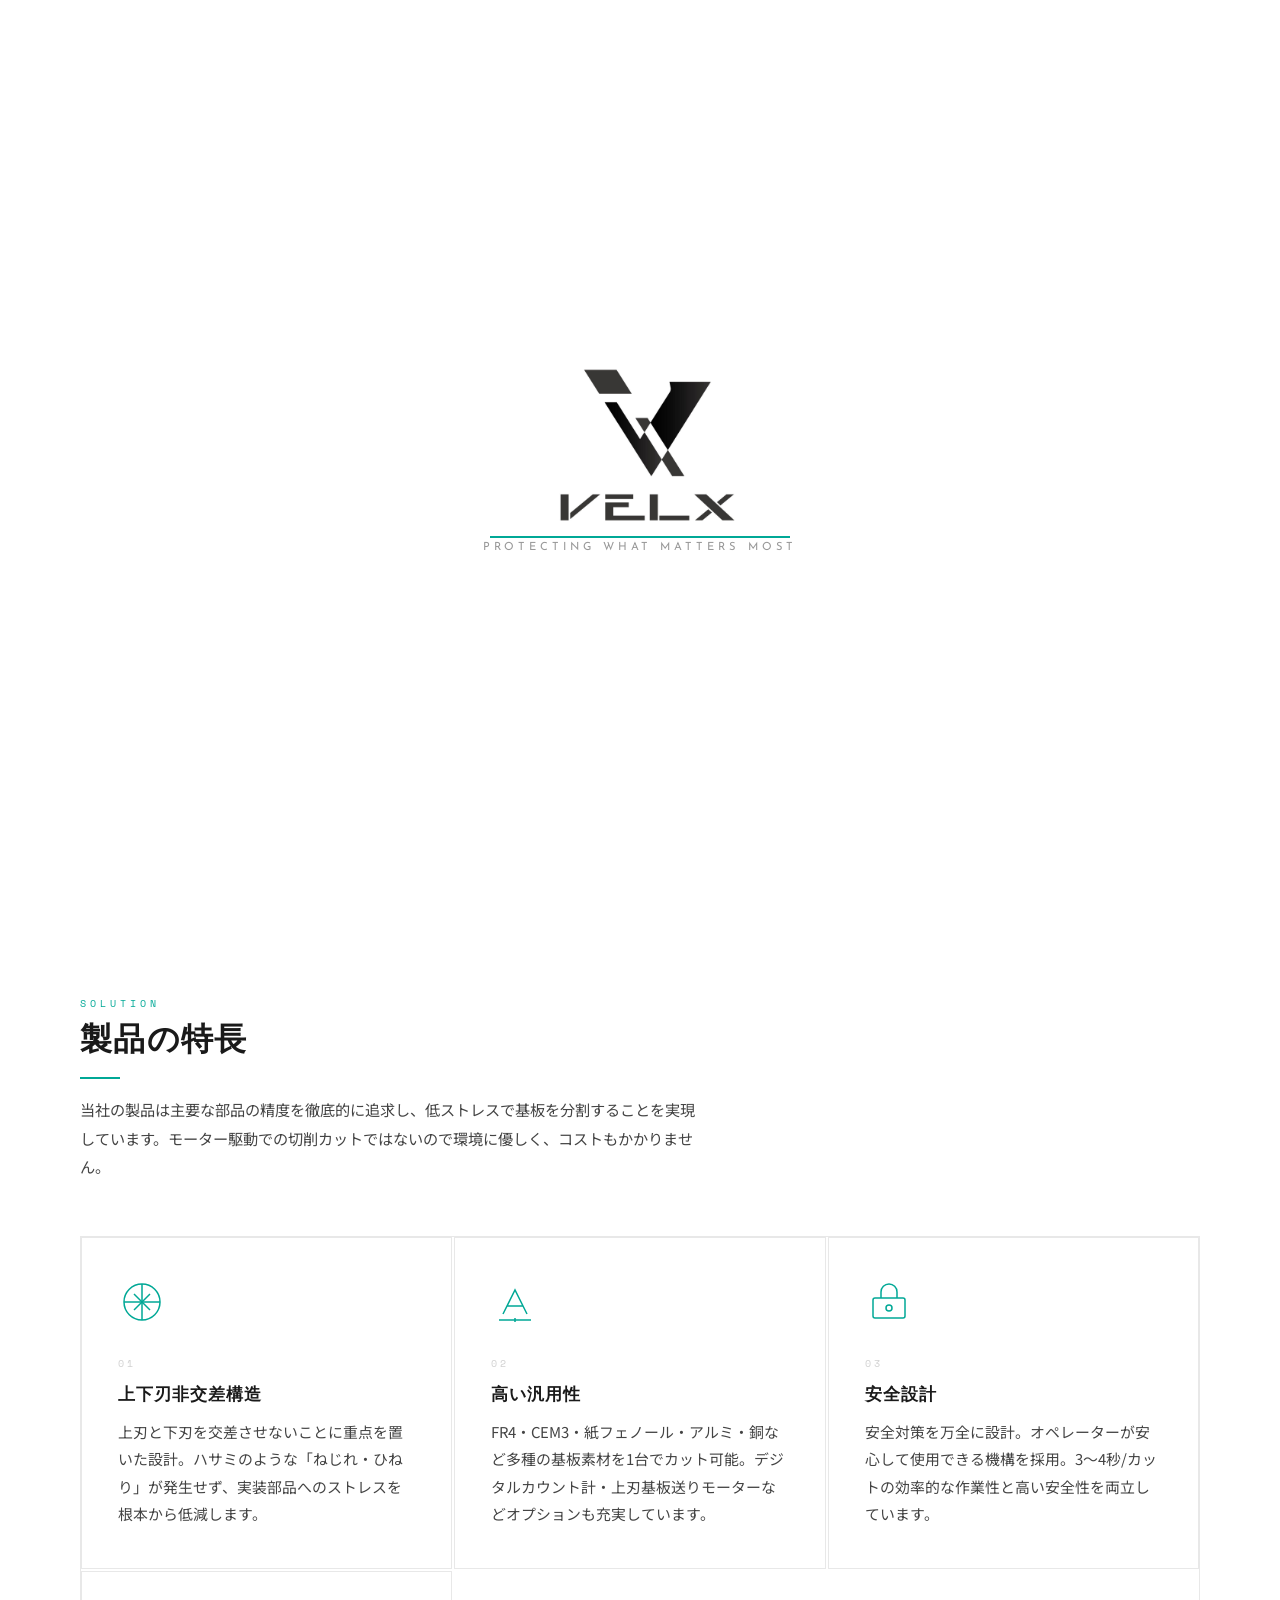
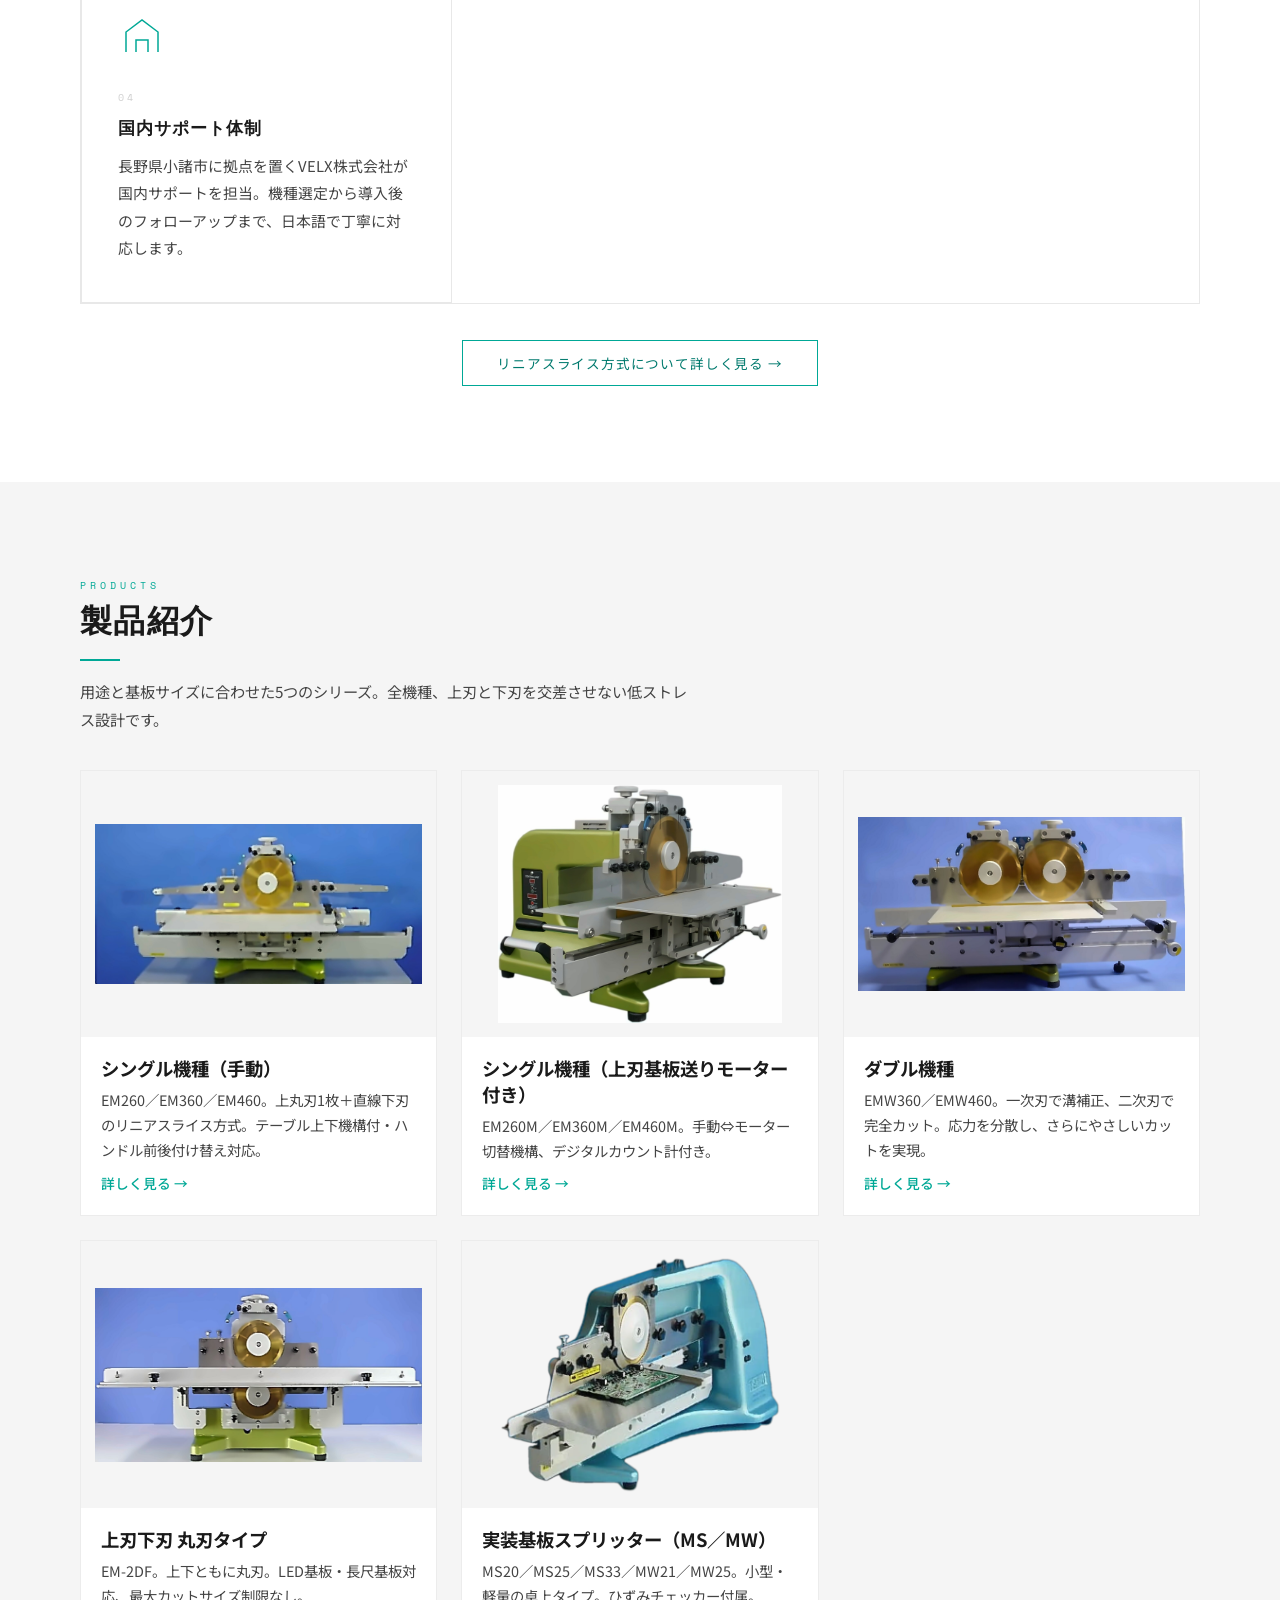
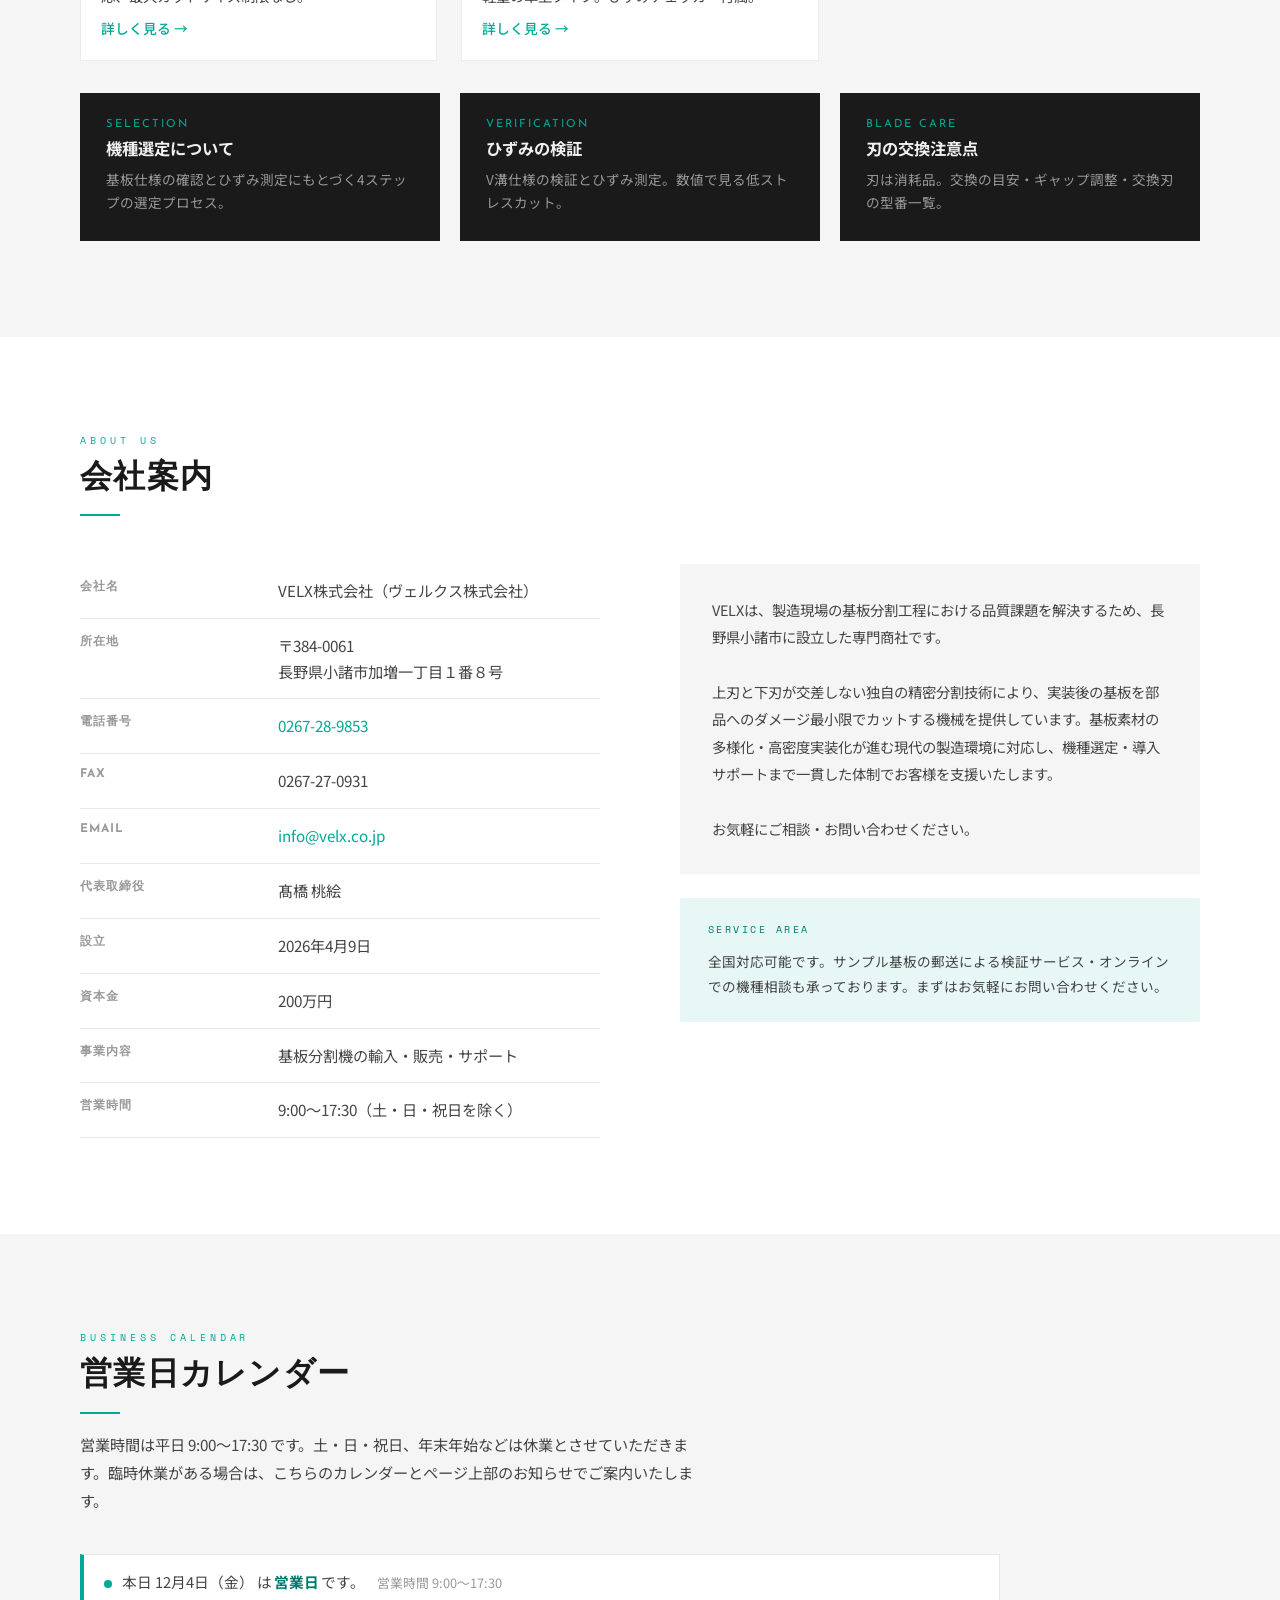
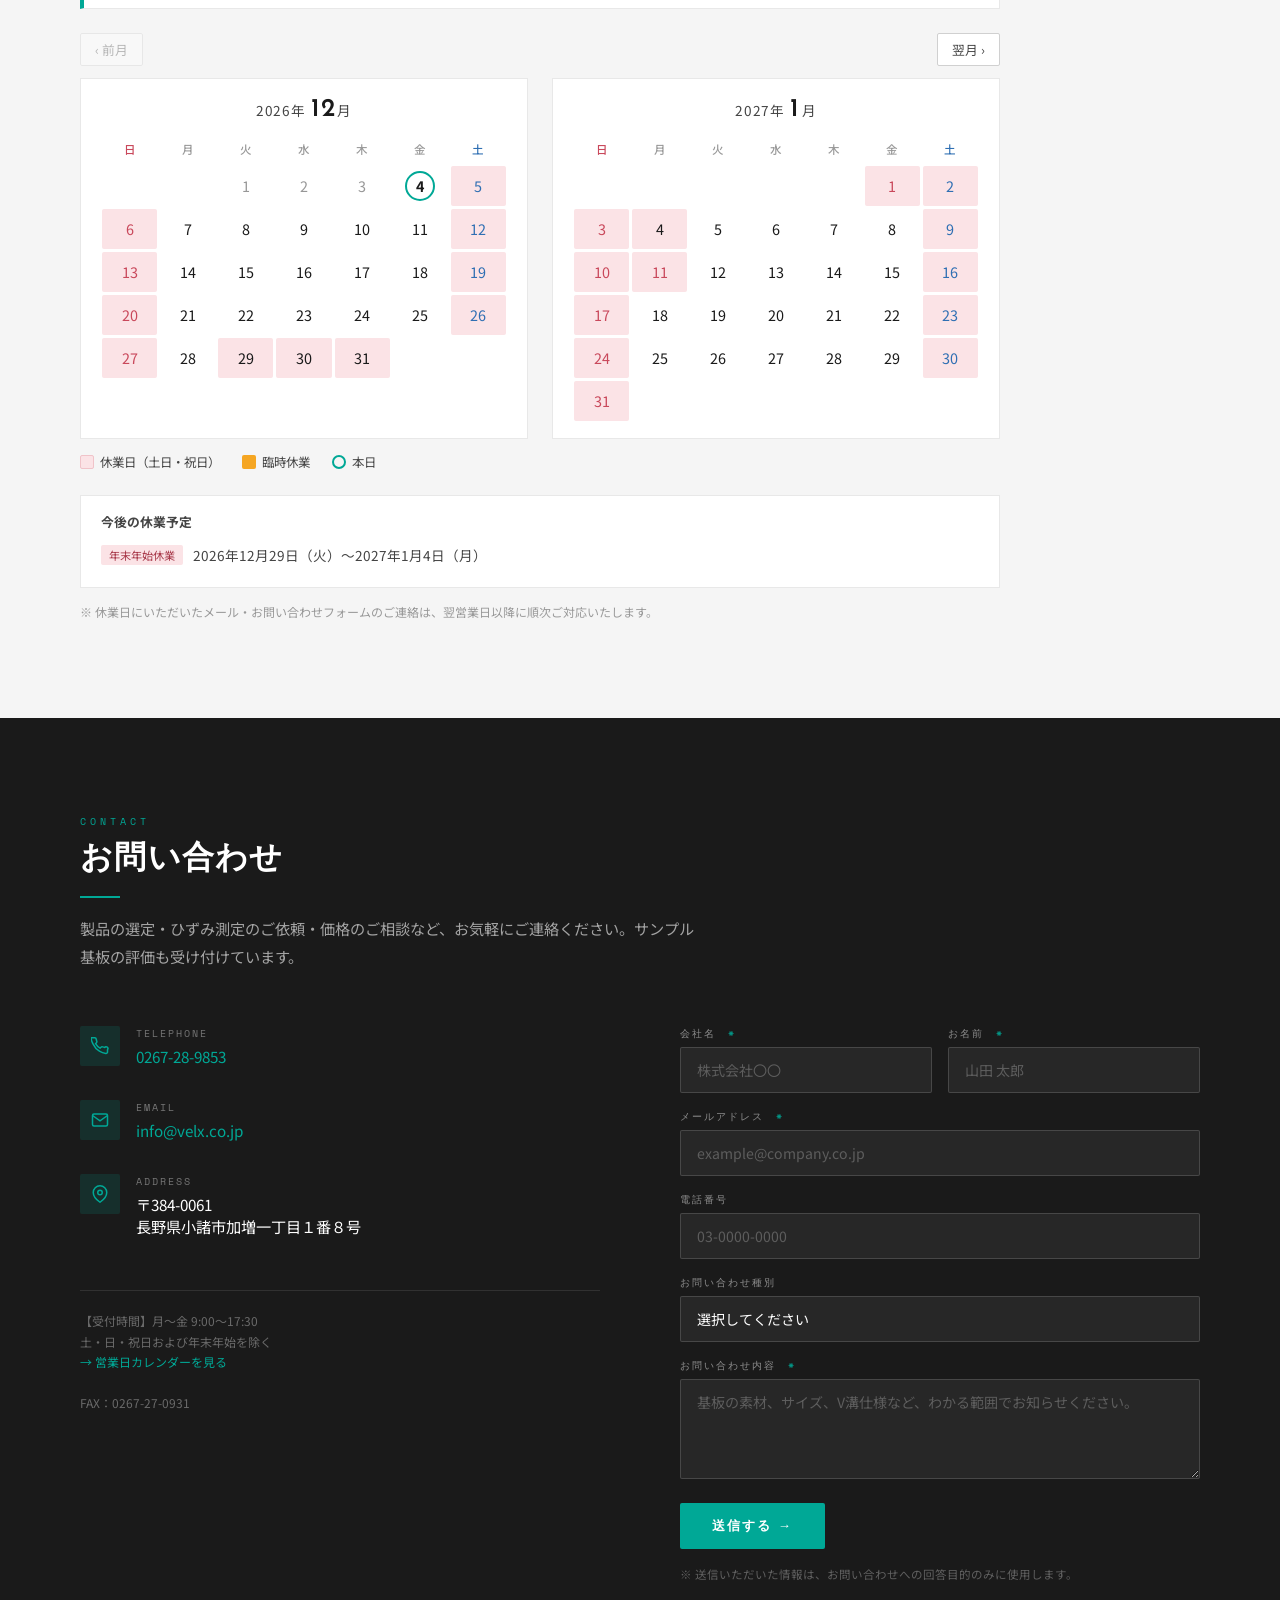
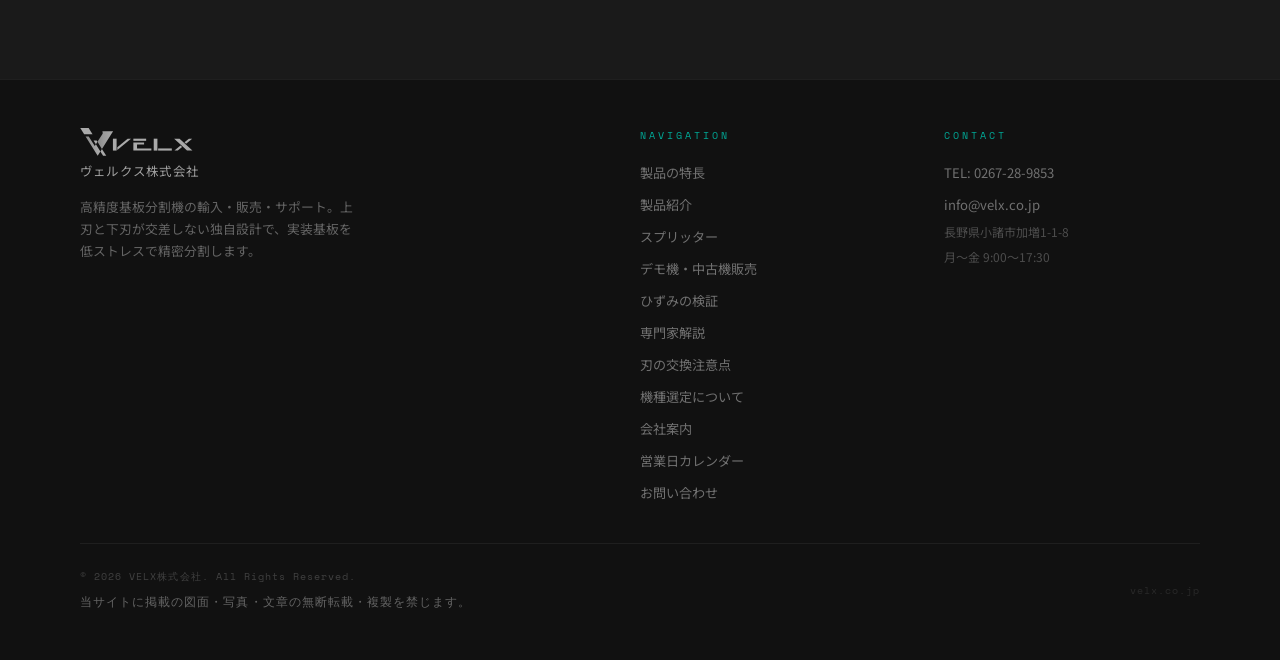
<file: index.html>
<!DOCTYPE html>
<html lang="ja">
<head>
<meta charset="UTF-8">
<meta name="viewport" content="width=device-width, initial-scale=1.0">
<meta name="description" content="VELX株式会社は、低ストレス基板分割機（PCBデパネリング）の販売・サポートを行う長野県小諸市の専門商社です。">
<title>VELX株式会社 | 高精度基板分割機</title>
<link rel="preconnect" href="https://fonts.googleapis.com">
<link rel="preconnect" href="https://fonts.gstatic.com" crossorigin>
<link href="https://fonts.googleapis.com/css2?family=Josefin+Sans:wght@300;400;600;700&family=Noto+Sans+JP:wght@300;400;500;700&family=Space+Mono:wght@400;700&display=swap" rel="stylesheet">
<link rel="stylesheet" href="assets/site.css">
</head>
<body>
<div id="intro">
  <div id="intro-logo">
    <div class="intro-logo-wrap"><img class="intro-logo-svg" src="[data-uri]" alt="VELX"></div>
    <div class="intro-bar"></div>
    <div class="intro-tagline">PROTECTING WHAT MATTERS MOST</div>
  </div>
</div>

<!-- NAV -->
<nav id="nav">
<a href="index.html" class="nav-logo">
    <svg class="velx-logo-h" viewBox="427 244 310 77" xmlns="http://www.w3.org/2000/svg">
      <defs>
        <linearGradient id="ng16" x1="442.32" y1="293.85" x2="483.06" y2="293.85" gradientUnits="userSpaceOnUse">
          <stop offset="0" stop-color="#231815"/><stop offset=".36" stop-color="#29201e"/>
          <stop offset=".95" stop-color="#3c3736"/><stop offset="1" stop-color="#3e3a39"/>
        </linearGradient>
        <linearGradient id="ng11" x1="475.02" y1="277.21" x2="517.99" y2="277.21" gradientUnits="userSpaceOnUse">
          <stop offset="0" stop-color="#231815"/><stop offset=".36" stop-color="#29201e"/>
          <stop offset=".95" stop-color="#3c3736"/><stop offset="1" stop-color="#3e3a39"/>
        </linearGradient>
      </defs>
      <polygon fill="#3e3a39" points="461.56 261.39 438.46 261.39 427.7 244.34 450.81 244.34"/>
      <polygon fill="url(#ng16)" points="483.06 308.39 475.62 320.21 442.32 267.49 450.93 267.49 467.56 293.83 470.71 288.85"/>
      <path fill="url(#ng11)" d="M517.99,252.87l-30.63,48.68-.06-.1-12.28-19.42,13.72-21.69c.63-1,.86-2.21.63-3.37l-.82-4.1h29.44Z"/>
      <polygon fill="#3e3a39" points="472.91 278.69 475.03 282.03 470.71 288.85 464.3 278.69"/>
      <polygon fill="#3e3a39" points="499.16 320.21 490.53 320.21 483.06 308.39 487.36 301.55"/>
      <polygon fill="#3e3a39" points="517.54 273.37 517.54 306.11 527.68 306.11 527.68 273.37"/>
      <polygon fill="#3e3a39" points="529.64 296.93 529.64 304.49 567.26 273.37 558.08 273.37"/>
      <rect fill="#3e3a39" x="573.72" y="273.37" width="35.21" height="5.87"/>
      <polygon fill="#3e3a39" points="583.85 300.24 583.85 289.53 603.23 289.53 603.23 283.66 583.85 283.66 573.72 283.66 573.72 289.53 573.72 300.24 573.72 306.11 583.85 306.11 623.33 306.11 623.33 300.24 583.85 300.24"/>
      <rect fill="#3e3a39" x="641.87" y="300.24" width="37.62" height="5.87"/>
      <rect fill="#3e3a39" x="629.77" y="273.37" width="10.13" height="32.75"/>
      <polygon fill="#3e3a39" points="717.23 288.54 712.88 284.51 700.85 273.37 685.95 273.37 705 291.03 709.35 295.05 721.28 306.11 736.19 306.11"/>
      <polygon fill="#3e3a39" points="735.59 273.37 726.38 273.37 714.41 283.25 718.75 287.28"/>
      <polygon fill="#3e3a39" points="686.75 306.11 695.96 306.11 707.81 296.32 703.47 292.3"/>
    </svg>
  </a>
  <ul class="nav-links">
    <li><a href="features.html">製品の特長</a></li>
    <li class="dd"><a href="products.html">製品紹介</a>
      <div class="dd-menu">
        <a href="products-single.html">シングル機種（手動）</a>
        <a href="products-motor.html">シングル機種（モーター付き）</a>
        <a href="products-double.html">ダブル機種</a>
        <a href="products-disc.html">上刃下刃 丸刃タイプ</a>
        <a href="products-splitter.html">スプリッター</a>
        <a href="used.html">デモ機・中古機販売</a>
      </div>
    </li>
    <li><a href="selection.html">機種選定</a></li>
    <li class="dd"><a href="strain.html">ひずみの検証</a>
      <div class="dd-menu">
        <a href="strain.html">ひずみの検証データ</a>
        <a href="reliability.html">専門家解説：分割法と信頼性</a>
      </div>
    </li>
    <li><a href="blade.html">刃の交換注意点</a></li>
    <li><a href="index.html#about">会社案内</a></li>
    <li><a href="index.html#contact" class="nav-contact-btn">お問い合わせ</a></li>
  </ul>
  <button class="hamburger" id="hamburger" aria-label="メニュー">
    <span></span><span></span><span></span>
  </button>
</nav>
<div class="mobile-menu" id="mobile-menu">
  <a href="features.html">製品の特長</a>
  <a href="products.html">製品紹介</a>
  <a href="products-single.html">　└ シングル機種（手動）</a>
  <a href="products-motor.html">　└ モーター付き</a>
  <a href="products-double.html">　└ ダブル機種</a>
  <a href="products-disc.html">　└ 丸刃タイプ</a>
  <a href="products-splitter.html">　└ スプリッター</a>
  <a href="used.html">　└ デモ機・中古機販売</a>
  <a href="selection.html">機種選定</a>
  <a href="strain.html">ひずみの検証</a>
  <a href="reliability.html">　└ 専門家解説：分割法と信頼性</a>
  <a href="blade.html">刃の交換注意点</a>
  <a href="index.html#about">会社案内</a>
  <a href="index.html#contact">お問い合わせ</a>
</div>

<section id="hero">
  <div class="hero-left">
    <div class="hero-eyebrow">PCB DEPANELING SOLUTIONS</div>
    <h1 class="hero-h1">
      基板を、<em>低ストレスで</em>精密分割。
    </h1>
    <p class="hero-sub">
      VELXは、上刃と下刃が交差しない独自構造により、実装後のPCB基板を部品へのダメージ最小限で精密分割する基板分割機を提供します。
    </p>
    <div class="hero-features">
      <div class="hero-feat">上刃・下刃の非交差構造による低ひずみカット</div>
      <div class="hero-feat">切粉・静電気が少なく環境にやさしい</div>
      <div class="hero-feat">FR4・CEM3・紙フェノール・アルミ・銅に対応</div>
      <div class="hero-feat">1カット約3〜4秒の高効率作業</div>
    </div>
    <div class="hero-btns">
      <a href="#products" class="btn-primary">
        <svg width="16" height="16" viewBox="0 0 24 24" fill="none" stroke="currentColor" stroke-width="2"><path d="M5 3l14 9-14 9V3z"/></svg>
        製品を見る
      </a>
      <a href="#contact" class="btn-outline">お問い合わせ</a>
    </div>
  </div>
  <div class="hero-right">
    <img class="hero-right-logo" src="[data-uri]" alt="">
    <div class="hero-right-overlay"></div>
    <div class="hero-badge">
      <div class="hero-badge-num">7+</div>
      <div class="hero-badge-label">機種ラインアップ</div>
    </div>
  </div>
</section>
<section id="features">
  <div class="reveal">
    <div class="section-label">SOLUTION</div>
    <h2 class="section-h2">製品の特長</h2>
    <div class="section-divider"></div>
    <p class="section-lead">
      当社の製品は主要な部品の精度を徹底的に追求し、低ストレスで基板を分割することを実現しています。モーター駆動での切削カットではないので環境に優しく、コストもかかりません。
    </p>
  </div>
  <div class="features-grid reveal" style="transition-delay:0.15s">
    <div class="feat-card">
      <svg class="feat-icon" viewBox="0 0 48 48" fill="none" stroke="currentColor" stroke-width="1.5">
        <circle cx="24" cy="24" r="18"/><path d="M24 6v36M6 24h36"/><path d="M16 16l16 16M32 16L16 32"/>
      </svg>
      <div class="feat-num">01</div>
      <div class="feat-title">上下刃非交差構造</div>
      <p class="feat-body">上刃と下刃を交差させないことに重点を置いた設計。ハサミのような「ねじれ・ひねり」が発生せず、実装部品へのストレスを根本から低減します。</p>
    </div>

    <div class="feat-card">
      <svg class="feat-icon" viewBox="0 0 48 48" fill="none" stroke="currentColor" stroke-width="1.5">
        <path d="M12 36L24 12l12 24M16 28h16"/><path d="M24 40v4M8 42h32"/>
      </svg>
      <div class="feat-num">02</div>
      <div class="feat-title">高い汎用性</div>
      <p class="feat-body">FR4・CEM3・紙フェノール・アルミ・銅など多種の基板素材を1台でカット可能。デジタルカウント計・上刃基板送りモーターなどオプションも充実しています。</p>
    </div>
    <div class="feat-card">
      <svg class="feat-icon" viewBox="0 0 48 48" fill="none" stroke="currentColor" stroke-width="1.5">
        <rect x="8" y="20" width="32" height="20" rx="2"/><path d="M16 20v-6a8 8 0 0116 0v6"/>
        <circle cx="24" cy="30" r="3"/>
      </svg>
      <div class="feat-num">03</div>
      <div class="feat-title">安全設計</div>
      <p class="feat-body">安全対策を万全に設計。オペレーターが安心して使用できる機構を採用。3〜4秒/カットの効率的な作業性と高い安全性を両立しています。</p>
    </div>

    <div class="feat-card">
      <svg class="feat-icon" viewBox="0 0 48 48" fill="none" stroke="currentColor" stroke-width="1.5">
        <path d="M8 40V20l16-12 16 12v20"/><path d="M18 40V28h12v12"/>
      </svg>
      <div class="feat-num">04</div>
      <div class="feat-title">国内サポート体制</div>
      <p class="feat-body">長野県小諸市に拠点を置くVELX株式会社が国内サポートを担当。機種選定から導入後のフォローアップまで、日本語で丁寧に対応します。</p>
    </div>
  </div>
  <div style="text-align:center;margin-top:36px;" class="reveal">
    <a href="features.html" style="display:inline-block;padding:12px 34px;border:1px solid var(--teal);color:var(--teal-dark);text-decoration:none;font-size:0.85rem;letter-spacing:0.06em;">リニアスライス方式について詳しく見る →</a>
  </div>
</section>
<section id="products">
  <div class="reveal visible">
    <div class="section-label">PRODUCTS</div>
    <h2 class="section-h2">製品紹介</h2>
    <div class="section-divider"></div>
    <p class="section-lead">用途と基板サイズに合わせた5つのシリーズ。全機種、上刃と下刃を交差させない低ストレス設計です。</p>
  </div>
  <div class="cat-grid">
    <a class="cat-card reveal" href="products-single.html">
      <img src="images/em360.jpg" alt="シングル機種（手動）">
      <div class="cat-body">
        <div class="cat-name">シングル機種（手動）</div>
        <div class="cat-desc">EM260／EM360／EM460。上丸刃1枚＋直線下刃のリニアスライス方式。テーブル上下機構付・ハンドル前後付け替え対応。</div>
        <div class="cat-more">詳しく見る →</div>
      </div>
    </a>
    <a class="cat-card reveal" href="products-motor.html">
      <img src="images/em360m.jpg" alt="シングル機種（上刃基板送りモーター付き）">
      <div class="cat-body">
        <div class="cat-name">シングル機種（上刃基板送りモーター付き）</div>
        <div class="cat-desc">EM260M／EM360M／EM460M。手動⇔モーター切替機構、デジタルカウント計付き。</div>
        <div class="cat-more">詳しく見る →</div>
      </div>
    </a>
    <a class="cat-card reveal" href="products-double.html">
      <img src="images/emw360.jpg" alt="ダブル機種">
      <div class="cat-body">
        <div class="cat-name">ダブル機種</div>
        <div class="cat-desc">EMW360／EMW460。一次刃で溝補正、二次刃で完全カット。応力を分散し、さらにやさしいカットを実現。</div>
        <div class="cat-more">詳しく見る →</div>
      </div>
    </a>
    <a class="cat-card reveal" href="products-disc.html">
      <img src="images/em2df.jpg" alt="上刃下刃 丸刃タイプ">
      <div class="cat-body">
        <div class="cat-name">上刃下刃 丸刃タイプ</div>
        <div class="cat-desc">EM-2DF。上下ともに丸刃。LED基板・長尺基板対応、最大カットサイズ制限なし。</div>
        <div class="cat-more">詳しく見る →</div>
      </div>
    </a>
    <a class="cat-card reveal" href="products-splitter.html">
      <img src="images/ms25.webp" alt="実装基板スプリッター（MS／MW）">
      <div class="cat-body">
        <div class="cat-name">実装基板スプリッター（MS／MW）</div>
        <div class="cat-desc">MS20／MS25／MS33／MW21／MW25。小型・軽量の卓上タイプ。ひずみチェッカー付属。</div>
        <div class="cat-more">詳しく見る →</div>
      </div>
    </a>
  </div>
  <div class="link-row reveal">
    <a class="link-tile" href="selection.html"><div class="lt-en">SELECTION</div><div class="lt-ja">機種選定について</div><div class="lt-desc">基板仕様の確認とひずみ測定にもとづく4ステップの選定プロセス。</div></a>
    <a class="link-tile" href="strain.html"><div class="lt-en">VERIFICATION</div><div class="lt-ja">ひずみの検証</div><div class="lt-desc">V溝仕様の検証とひずみ測定。数値で見る低ストレスカット。</div></a>
    <a class="link-tile" href="blade.html"><div class="lt-en">BLADE CARE</div><div class="lt-ja">刃の交換注意点</div><div class="lt-desc">刃は消耗品。交換の目安・ギャップ調整・交換刃の型番一覧。</div></a>
  </div>
</section>
<section id="about">
  <div class="reveal">
    <div class="section-label">ABOUT US</div>
    <h2 class="section-h2">会社案内</h2>
    <div class="section-divider"></div>
  </div>
  <div class="about-grid reveal" style="transition-delay:0.15s">
    <div>
      <table class="company-table">
        <tr>
          <th>会社名</th>
          <td>VELX株式会社（ヴェルクス株式会社）</td>
        </tr>
        <tr>
          <th>所在地</th>
          <td>〒384-0061<br>長野県小諸市加増一丁目１番８号</td>
        </tr>
        <tr>
          <th>電話番号</th>
          <td><a href="tel:0267-28-9853" style="color:var(--teal);text-decoration:none;">0267-28-9853</a></td>
        </tr>
        <tr>
          <th>FAX</th>
          <td>0267-27-0931</td>
        </tr>
        <tr>
          <th>Email</th>
          <td><a href="mailto:info@velx.co.jp" style="color:var(--teal);text-decoration:none;">info@velx.co.jp</a></td>
        </tr>
        <tr>
          <th>代表取締役</th>
          <td>髙橋 桃絵</td>
        </tr>
        <tr>
          <th>設立</th>
          <td>2026年4月9日</td>
        </tr>
        <tr>
          <th>資本金</th>
          <td>200万円</td>
        </tr>
        <tr>
          <th>事業内容</th>
          <td>基板分割機の輸入・販売・サポート</td>
        </tr>
        <tr>
          <th>営業時間</th>
          <td>9:00〜17:30（土・日・祝日を除く）</td>
        </tr>
      </table>
    </div>
    <div class="about-right">
      <div class="about-msg">
        <p>
          VELXは、製造現場の基板分割工程における品質課題を解決するため、長野県小諸市に設立した専門商社です。<br><br>
          上刃と下刃が交差しない独自の精密分割技術により、実装後の基板を部品へのダメージ最小限でカットする機械を提供しています。基板素材の多様化・高密度実装化が進む現代の製造環境に対応し、機種選定・導入サポートまで一貫した体制でお客様を支援いたします。<br><br>
          お気軽にご相談・お問い合わせください。
        </p>
      </div>
      <div style="background:var(--teal-light);padding:24px 28px;border-radius:2px;">
        <div style="font-family:'Space Mono',monospace;font-size:0.62rem;letter-spacing:0.25em;color:var(--teal-dark);margin-bottom:12px;text-transform:uppercase;">SERVICE AREA</div>
        <p style="font-size:0.85rem;line-height:1.8;color:var(--dark-gray);">
          全国対応可能です。サンプル基板の郵送による検証サービス・オンラインでの機種相談も承っております。まずはお気軽にお問い合わせください。
        </p>
      </div>
    </div>
  </div>
</section>
<section id="calendar">
  <div class="reveal">
    <div class="section-label">BUSINESS CALENDAR</div>
    <h2 class="section-h2">営業日カレンダー</h2>
    <div class="section-divider"></div>
    <p class="section-lead">
      営業時間は平日 9:00〜17:30 です。土・日・祝日、年末年始などは休業とさせていただきます。臨時休業がある場合は、こちらのカレンダーとページ上部のお知らせでご案内いたします。
    </p>
  </div>
  <div id="biz-calendar" class="reveal" style="transition-delay:0.1s">
    <noscript>営業時間：月〜金 9:00〜17:30（土・日・祝日および年末年始を除く）</noscript>
  </div>
  <p class="bc-note">※ 休業日にいただいたメール・お問い合わせフォームのご連絡は、翌営業日以降に順次ご対応いたします。</p>
</section>
<section id="contact">
  <div class="reveal">
    <div class="section-label">CONTACT</div>
    <h2 class="section-h2">お問い合わせ</h2>
    <div class="section-divider"></div>
    <p class="section-lead">
      製品の選定・ひずみ測定のご依頼・価格のご相談など、お気軽にご連絡ください。サンプル基板の評価も受け付けています。
    </p>
  </div>
  <div class="contact-grid">
    <div class="contact-info reveal" style="transition-delay:0.1s">
      <div class="contact-item">
        <div class="contact-item-icon">
          <svg width="18" height="18" viewBox="0 0 24 24" fill="none" stroke="currentColor" stroke-width="2">
            <path d="M22 16.92v3a2 2 0 01-2.18 2 19.79 19.79 0 01-8.63-3.07A19.5 19.5 0 013.07 9.81a19.79 19.79 0 01-3.07-8.68A2 2 0 012 1h3a2 2 0 012 1.72c.127.96.361 1.903.7 2.81a2 2 0 01-.45 2.11L6.09 8.91a16 16 0 006 6l1.27-1.27a2 2 0 012.11-.45c.907.339 1.85.573 2.81.7A2 2 0 0122 16.92z"/>
          </svg>
        </div>
        <div>
          <div class="contact-item-label">TELEPHONE</div>
          <div class="contact-item-value"><a href="tel:0267-28-9853">0267-28-9853</a></div>
        </div>
      </div>
      <div class="contact-item">
        <div class="contact-item-icon">
          <svg width="18" height="18" viewBox="0 0 24 24" fill="none" stroke="currentColor" stroke-width="2">
            <path d="M4 4h16c1.1 0 2 .9 2 2v12c0 1.1-.9 2-2 2H4c-1.1 0-2-.9-2-2V6c0-1.1.9-2 2-2z"/><polyline points="22,6 12,13 2,6"/>
          </svg>
        </div>
        <div>
          <div class="contact-item-label">EMAIL</div>
          <div class="contact-item-value"><a href="mailto:info@velx.co.jp">info@velx.co.jp</a></div>
        </div>
      </div>
      <div class="contact-item">
        <div class="contact-item-icon">
          <svg width="18" height="18" viewBox="0 0 24 24" fill="none" stroke="currentColor" stroke-width="2">
            <path d="M21 10c0 7-9 13-9 13s-9-6-9-13a9 9 0 0118 0z"/><circle cx="12" cy="10" r="3"/>
          </svg>
        </div>
        <div>
          <div class="contact-item-label">ADDRESS</div>
          <div class="contact-item-value">〒384-0061<br>長野県小諸市加増一丁目１番８号</div>
        </div>
      </div>
      <div class="hours-note">
        【受付時間】月〜金 9:00〜17:30<br>
        土・日・祝日および年末年始を除く<br><a href="#calendar" style="color:var(--teal);text-decoration:none;">→ 営業日カレンダーを見る</a><br><br>
        FAX：0267-27-0931
      </div>
    </div>
    <div class="reveal" style="transition-delay:0.2s">
      <form class="contact-form" action="https://formspree.io/f/mrervqje" method="POST">
        <div class="form-row">
          <div class="form-group">
            <label class="form-label">会社名 <span class="req">*</span></label>
            <input class="form-input" type="text" name="company" placeholder="株式会社〇〇" required>
          </div>
          <div class="form-group">
            <label class="form-label">お名前 <span class="req">*</span></label>
            <input class="form-input" type="text" name="name" placeholder="山田 太郎" required>
          </div>
        </div>
        <div class="form-group">
          <label class="form-label">メールアドレス <span class="req">*</span></label>
          <input class="form-input" type="email" name="email" placeholder="example@company.co.jp" required>
        </div>
        <div class="form-group">
          <label class="form-label">電話番号</label>
          <input class="form-input" type="tel" name="phone" placeholder="03-0000-0000">
        </div>
        <div class="form-group">
          <label class="form-label">お問い合わせ種別</label>
          <select class="form-select form-input" name="category">
            <option value="">選択してください</option>
            <option value="product">製品・機種選定のご相談</option>
            <option value="quote">お見積もり依頼</option>
            <option value="sample">サンプル基板評価のご依頼</option>
            <option value="used">デモ機・中古機のお問い合わせ</option>
            <option value="other">その他</option>
          </select>
        </div>
        <div class="form-group">
          <label class="form-label">お問い合わせ内容 <span class="req">*</span></label>
          <textarea class="form-textarea" name="message" placeholder="基板の素材、サイズ、V溝仕様など、わかる範囲でお知らせください。" required></textarea>
        </div>
        <button type="submit" class="form-submit">送信する →</button>
        <p class="form-note">※ 送信いただいた情報は、お問い合わせへの回答目的のみに使用します。</p>
      </form>
    </div>
  </div>
</section>
<footer>
  <div class="footer-grid">
    <div class="footer-brand">
      <div style="margin-bottom:12px">
        <svg class="velx-logo-h" viewBox="427 244 310 77" xmlns="http://www.w3.org/2000/svg">
          <defs>
            <linearGradient id="fg16" x1="442.32" y1="293.85" x2="483.06" y2="293.85" gradientUnits="userSpaceOnUse">
              <stop offset="0" stop-color="#888"/><stop offset=".36" stop-color="#999"/>
              <stop offset=".95" stop-color="#aaa"/><stop offset="1" stop-color="#bbb"/>
            </linearGradient>
            <linearGradient id="fg11" x1="475.02" y1="277.21" x2="517.99" y2="277.21" gradientUnits="userSpaceOnUse">
              <stop offset="0" stop-color="#888"/><stop offset=".36" stop-color="#999"/>
              <stop offset=".95" stop-color="#aaa"/><stop offset="1" stop-color="#bbb"/>
            </linearGradient>
          </defs>
          <polygon fill="#aaa" points="461.56 261.39 438.46 261.39 427.7 244.34 450.81 244.34"/>
          <polygon fill="url(#fg16)" points="483.06 308.39 475.62 320.21 442.32 267.49 450.93 267.49 467.56 293.83 470.71 288.85"/>
          <path fill="url(#fg11)" d="M517.99,252.87l-30.63,48.68-.06-.1-12.28-19.42,13.72-21.69c.63-1,.86-2.21.63-3.37l-.82-4.1h29.44Z"/>
          <polygon fill="#aaa" points="472.91 278.69 475.03 282.03 470.71 288.85 464.3 278.69"/>
          <polygon fill="#aaa" points="499.16 320.21 490.53 320.21 483.06 308.39 487.36 301.55"/>
          <polygon fill="#aaa" points="517.54 273.37 517.54 306.11 527.68 306.11 527.68 273.37"/>
          <polygon fill="#aaa" points="529.64 296.93 529.64 304.49 567.26 273.37 558.08 273.37"/>
          <rect fill="#aaa" x="573.72" y="273.37" width="35.21" height="5.87"/>
          <polygon fill="#aaa" points="583.85 300.24 583.85 289.53 603.23 289.53 603.23 283.66 583.85 283.66 573.72 283.66 573.72 289.53 573.72 300.24 573.72 306.11 583.85 306.11 623.33 306.11 623.33 300.24 583.85 300.24"/>
          <rect fill="#aaa" x="641.87" y="300.24" width="37.62" height="5.87"/>
          <rect fill="#aaa" x="629.77" y="273.37" width="10.13" height="32.75"/>
          <polygon fill="#aaa" points="717.23 288.54 712.88 284.51 700.85 273.37 685.95 273.37 705 291.03 709.35 295.05 721.28 306.11 736.19 306.11"/>
          <polygon fill="#aaa" points="735.59 273.37 726.38 273.37 714.41 283.25 718.75 287.28"/>
          <polygon fill="#aaa" points="686.75 306.11 695.96 306.11 707.81 296.32 703.47 292.3"/>
        </svg>
        <div style="font-size:0.78rem;color:rgba(255,255,255,0.6);letter-spacing:0.1em;margin-top:6px;">ヴェルクス株式会社</div>
      </div>
      <p class="footer-tagline">高精度基板分割機の輸入・販売・サポート。上刃と下刃が交差しない独自設計で、実装基板を低ストレスで精密分割します。</p>
    </div>
    <div>
      <div class="footer-col-title">NAVIGATION</div>
      <ul class="footer-links">
        <li><a href="features.html">製品の特長</a></li>
        <li><a href="products.html">製品紹介</a></li><li><a href="products-splitter.html">スプリッター</a></li><li><a href="used.html">デモ機・中古機販売</a></li><li><a href="strain.html">ひずみの検証</a></li><li><a href="reliability.html">専門家解説</a></li><li><a href="blade.html">刃の交換注意点</a></li>
        <li><a href="selection.html">機種選定について</a></li>
        <li><a href="index.html#about">会社案内</a></li>
        <li><a href="index.html#calendar">営業日カレンダー</a></li>
        <li><a href="index.html#contact">お問い合わせ</a></li>
      </ul>
    </div>
    <div>
      <div class="footer-col-title">CONTACT</div>
      <ul class="footer-links">
        <li><a href="tel:0267-28-9853">TEL: 0267-28-9853</a></li>
        <li><a href="mailto:info@velx.co.jp">info@velx.co.jp</a></li>
        <li style="color:rgba(255,255,255,0.25);font-size:0.75rem;">長野県小諸市加増1-1-8</li>
        <li style="color:rgba(255,255,255,0.25);font-size:0.75rem;">月〜金 9:00〜17:30</li>
      </ul>
    </div>
  </div>
  <div class="footer-bottom">
    <span class="footer-copy">© 2026 VELX株式会社. All Rights Reserved.<div class="footer-notice">当サイトに掲載の図面・写真・文章の無断転載・複製を禁じます。</div></span>
    <span class="footer-copy" style="opacity:0.5">velx.co.jp</span>
  </div>
</footer>
<script src="assets/calendar-data.js"></script>
<script src="assets/calendar.js"></script>
<script src="assets/site.js"></script>
</body>
</html>
</file>
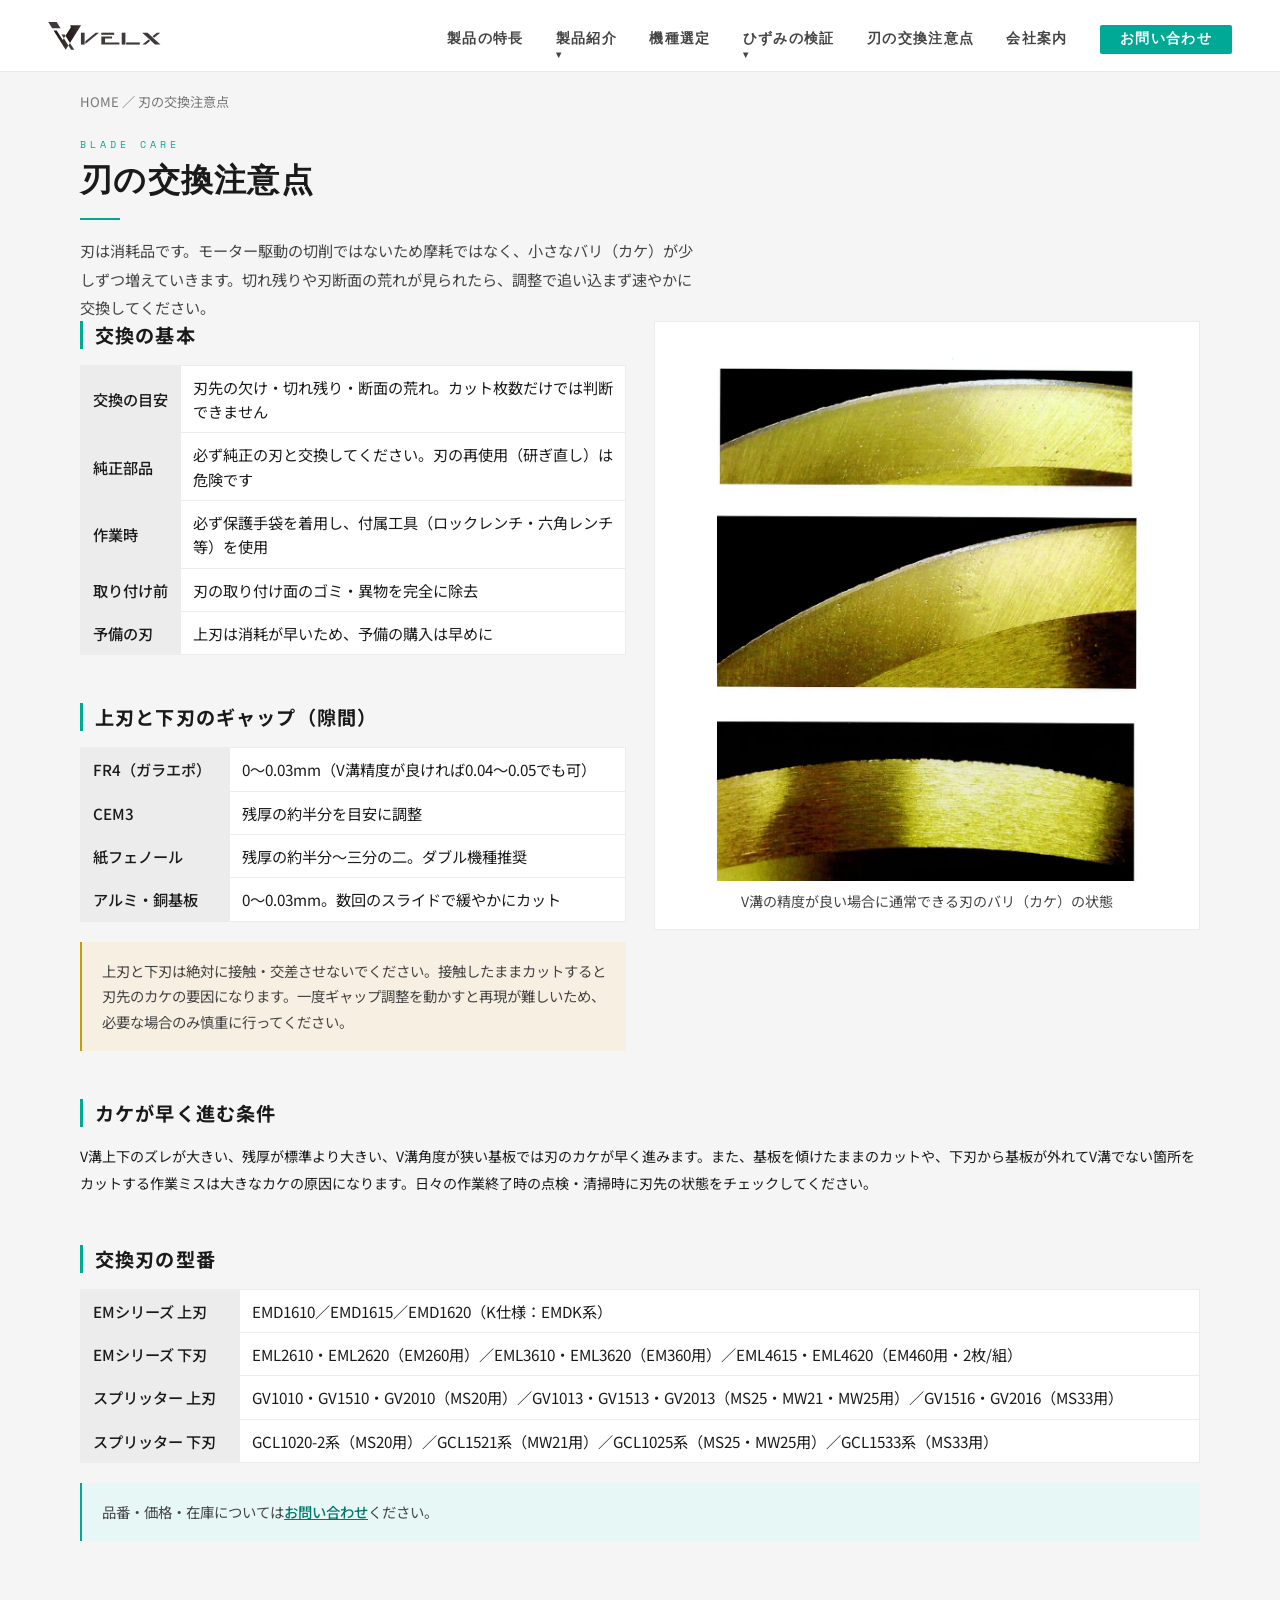
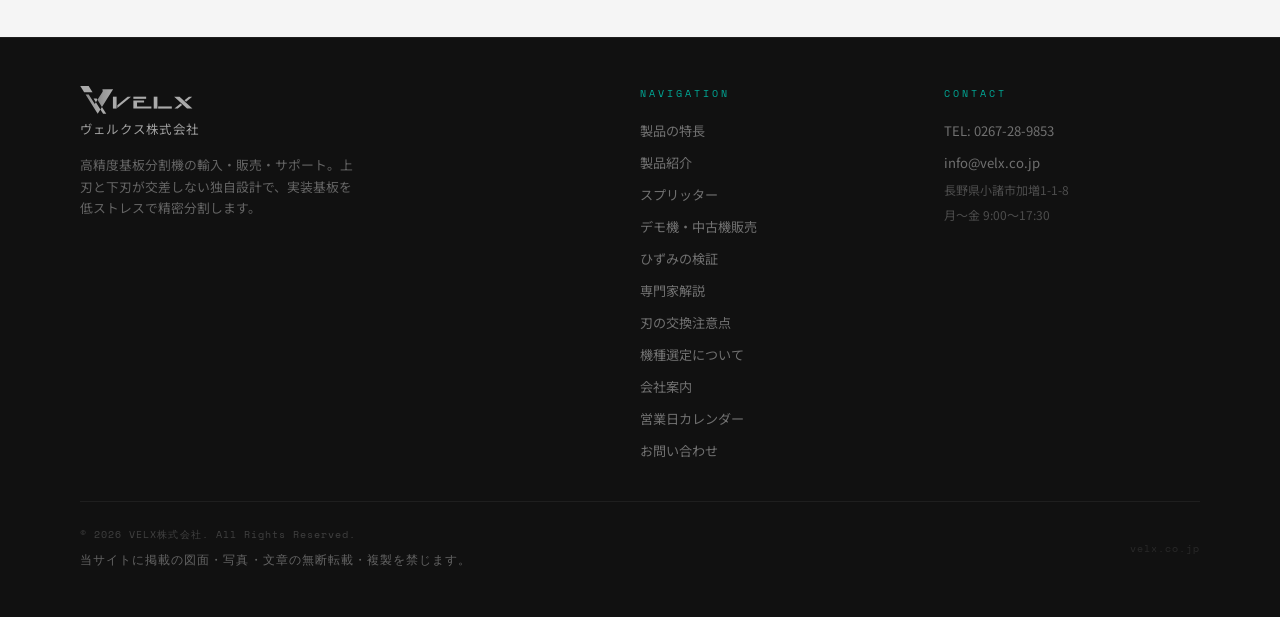
<file: blade.html>
<!DOCTYPE html>
<html lang="ja">
<head>
<meta charset="UTF-8">
<meta name="viewport" content="width=device-width, initial-scale=1.0">
<meta name="description" content="刃は消耗品。交換の目安・ギャップ調整・型番一覧。">
<title>刃の交換注意点 | VELX株式会社</title>
<link rel="preconnect" href="https://fonts.googleapis.com">
<link rel="preconnect" href="https://fonts.gstatic.com" crossorigin>
<link href="https://fonts.googleapis.com/css2?family=Josefin+Sans:wght@300;400;600;700&family=Noto+Sans+JP:wght@300;400;500;700&family=Space+Mono:wght@400;700&display=swap" rel="stylesheet">
<link rel="stylesheet" href="assets/site.css">
</head>
<body>
<nav id="nav">
<a href="index.html" class="nav-logo">
    <svg class="velx-logo-h" viewBox="427 244 310 77" xmlns="http://www.w3.org/2000/svg">
      <defs>
        <linearGradient id="ng16" x1="442.32" y1="293.85" x2="483.06" y2="293.85" gradientUnits="userSpaceOnUse">
          <stop offset="0" stop-color="#231815"/><stop offset=".36" stop-color="#29201e"/>
          <stop offset=".95" stop-color="#3c3736"/><stop offset="1" stop-color="#3e3a39"/>
        </linearGradient>
        <linearGradient id="ng11" x1="475.02" y1="277.21" x2="517.99" y2="277.21" gradientUnits="userSpaceOnUse">
          <stop offset="0" stop-color="#231815"/><stop offset=".36" stop-color="#29201e"/>
          <stop offset=".95" stop-color="#3c3736"/><stop offset="1" stop-color="#3e3a39"/>
        </linearGradient>
      </defs>
      <polygon fill="#3e3a39" points="461.56 261.39 438.46 261.39 427.7 244.34 450.81 244.34"/>
      <polygon fill="url(#ng16)" points="483.06 308.39 475.62 320.21 442.32 267.49 450.93 267.49 467.56 293.83 470.71 288.85"/>
      <path fill="url(#ng11)" d="M517.99,252.87l-30.63,48.68-.06-.1-12.28-19.42,13.72-21.69c.63-1,.86-2.21.63-3.37l-.82-4.1h29.44Z"/>
      <polygon fill="#3e3a39" points="472.91 278.69 475.03 282.03 470.71 288.85 464.3 278.69"/>
      <polygon fill="#3e3a39" points="499.16 320.21 490.53 320.21 483.06 308.39 487.36 301.55"/>
      <polygon fill="#3e3a39" points="517.54 273.37 517.54 306.11 527.68 306.11 527.68 273.37"/>
      <polygon fill="#3e3a39" points="529.64 296.93 529.64 304.49 567.26 273.37 558.08 273.37"/>
      <rect fill="#3e3a39" x="573.72" y="273.37" width="35.21" height="5.87"/>
      <polygon fill="#3e3a39" points="583.85 300.24 583.85 289.53 603.23 289.53 603.23 283.66 583.85 283.66 573.72 283.66 573.72 289.53 573.72 300.24 573.72 306.11 583.85 306.11 623.33 306.11 623.33 300.24 583.85 300.24"/>
      <rect fill="#3e3a39" x="641.87" y="300.24" width="37.62" height="5.87"/>
      <rect fill="#3e3a39" x="629.77" y="273.37" width="10.13" height="32.75"/>
      <polygon fill="#3e3a39" points="717.23 288.54 712.88 284.51 700.85 273.37 685.95 273.37 705 291.03 709.35 295.05 721.28 306.11 736.19 306.11"/>
      <polygon fill="#3e3a39" points="735.59 273.37 726.38 273.37 714.41 283.25 718.75 287.28"/>
      <polygon fill="#3e3a39" points="686.75 306.11 695.96 306.11 707.81 296.32 703.47 292.3"/>
    </svg>
  </a>
  <ul class="nav-links">
    <li><a href="features.html">製品の特長</a></li>
    <li class="dd"><a href="products.html">製品紹介</a>
      <div class="dd-menu">
        <a href="products-single.html">シングル機種（手動）</a>
        <a href="products-motor.html">シングル機種（モーター付き）</a>
        <a href="products-double.html">ダブル機種</a>
        <a href="products-disc.html">上刃下刃 丸刃タイプ</a>
        <a href="products-splitter.html">スプリッター</a>
        <a href="used.html">デモ機・中古機販売</a>
      </div>
    </li>
    <li><a href="selection.html">機種選定</a></li>
    <li class="dd"><a href="strain.html">ひずみの検証</a>
      <div class="dd-menu">
        <a href="strain.html">ひずみの検証データ</a>
        <a href="reliability.html">専門家解説：分割法と信頼性</a>
      </div>
    </li>
    <li><a href="blade.html">刃の交換注意点</a></li>
    <li><a href="index.html#about">会社案内</a></li>
    <li><a href="index.html#contact" class="nav-contact-btn">お問い合わせ</a></li>
  </ul>
  <button class="hamburger" id="hamburger" aria-label="メニュー">
    <span></span><span></span><span></span>
  </button>
</nav>
<div class="mobile-menu" id="mobile-menu">
  <a href="features.html">製品の特長</a>
  <a href="products.html">製品紹介</a>
  <a href="products-single.html">　└ シングル機種（手動）</a>
  <a href="products-motor.html">　└ モーター付き</a>
  <a href="products-double.html">　└ ダブル機種</a>
  <a href="products-disc.html">　└ 丸刃タイプ</a>
  <a href="products-splitter.html">　└ スプリッター</a>
  <a href="used.html">　└ デモ機・中古機販売</a>
  <a href="selection.html">機種選定</a>
  <a href="strain.html">ひずみの検証</a>
  <a href="reliability.html">　└ 専門家解説：分割法と信頼性</a>
  <a href="blade.html">刃の交換注意点</a>
  <a href="index.html#about">会社案内</a>
  <a href="index.html#contact">お問い合わせ</a>
</div>

<section id="products" class="page-pad">
  <div class="crumbs"><a href="index.html">HOME</a> ／ 刃の交換注意点</div>
  <div class="reveal visible">
    <div class="section-label">BLADE CARE</div>
    <h2 class="section-h2">刃の交換注意点</h2>
    <div class="section-divider"></div>
    <p class="section-lead">刃は消耗品です。モーター駆動の切削ではないため摩耗ではなく、小さなバリ（カケ）が少しずつ増えていきます。切れ残りや刃断面の荒れが見られたら、調整で追い込まず速やかに交換してください。</p>
  </div>
  <div class="two-col">
    <div>
      <div class="subh" style="margin-top:0;">交換の基本</div>
      <table class="stbl">
        <tr><th>交換の目安</th><td>刃先の欠け・切れ残り・断面の荒れ。カット枚数だけでは判断できません</td></tr>
        <tr><th>純正部品</th><td>必ず純正の刃と交換してください。刃の再使用（研ぎ直し）は危険です</td></tr>
        <tr><th>作業時</th><td>必ず保護手袋を着用し、付属工具（ロックレンチ・六角レンチ等）を使用</td></tr>
        <tr><th>取り付け前</th><td>刃の取り付け面のゴミ・異物を完全に除去</td></tr>
        <tr><th>予備の刃</th><td>上刃は消耗が早いため、予備の購入は早めに</td></tr>
      </table>
      <div class="subh">上刃と下刃のギャップ（隙間）</div>
      <table class="stbl">
        <tr><th>FR4（ガラエポ）</th><td>0〜0.03mm（V溝精度が良ければ0.04〜0.05でも可）</td></tr>
        <tr><th>CEM3</th><td>残厚の約半分を目安に調整</td></tr>
        <tr><th>紙フェノール</th><td>残厚の約半分〜三分の二。ダブル機種推奨</td></tr>
        <tr><th>アルミ・銅基板</th><td>0〜0.03mm。数回のスライドで緩やかにカット</td></tr>
      </table>
      <div class="warn-box">上刃と下刃は絶対に接触・交差させないでください。接触したままカットすると刃先のカケの要因になります。一度ギャップ調整を動かすと再現が難しいため、必要な場合のみ慎重に行ってください。</div>
    </div>
    <div>
      <div class="dwg-card"><img src="images/blade-burr.webp" alt="刃のバリの状態" class="img-limit" style="max-width:420px;"><div class="imgcap">V溝の精度が良い場合に通常できる刃のバリ（カケ）の状態</div></div>
    </div>
  </div>
  <div class="subh">カケが早く進む条件</div>
  <p style="font-size:0.88rem;line-height:1.9;color:var(--charcoal);">V溝上下のズレが大きい、残厚が標準より大きい、V溝角度が狭い基板では刃のカケが早く進みます。また、基板を傾けたままのカットや、下刃から基板が外れてV溝でない箇所をカットする作業ミスは大きなカケの原因になります。日々の作業終了時の点検・清掃時に刃先の状態をチェックしてください。</p>
  <div class="subh">交換刃の型番</div>
  <table class="stbl">
    <tr><th>EMシリーズ 上刃</th><td>EMD1610／EMD1615／EMD1620（K仕様：EMDK系）</td></tr>
    <tr><th>EMシリーズ 下刃</th><td>EML2610・EML2620（EM260用）／EML3610・EML3620（EM360用）／EML4615・EML4620（EM460用・2枚/組）</td></tr>
    <tr><th>スプリッター 上刃</th><td>GV1010・GV1510・GV2010（MS20用）／GV1013・GV1513・GV2013（MS25・MW21・MW25用）／GV1516・GV2016（MS33用）</td></tr>
    <tr><th>スプリッター 下刃</th><td>GCL1020-2系（MS20用）／GCL1521系（MW21用）／GCL1025系（MS25・MW25用）／GCL1533系（MS33用）</td></tr>
  </table>
  <div class="note-box reveal">品番・価格・在庫については<a href="index.html#contact" style="color:var(--teal-dark);font-weight:500;">お問い合わせ</a>ください。</div>
</section>
<footer>
  <div class="footer-grid">
    <div class="footer-brand">
      <div style="margin-bottom:12px">
        <svg class="velx-logo-h" viewBox="427 244 310 77" xmlns="http://www.w3.org/2000/svg">
          <defs>
            <linearGradient id="fg16" x1="442.32" y1="293.85" x2="483.06" y2="293.85" gradientUnits="userSpaceOnUse">
              <stop offset="0" stop-color="#888"/><stop offset=".36" stop-color="#999"/>
              <stop offset=".95" stop-color="#aaa"/><stop offset="1" stop-color="#bbb"/>
            </linearGradient>
            <linearGradient id="fg11" x1="475.02" y1="277.21" x2="517.99" y2="277.21" gradientUnits="userSpaceOnUse">
              <stop offset="0" stop-color="#888"/><stop offset=".36" stop-color="#999"/>
              <stop offset=".95" stop-color="#aaa"/><stop offset="1" stop-color="#bbb"/>
            </linearGradient>
          </defs>
          <polygon fill="#aaa" points="461.56 261.39 438.46 261.39 427.7 244.34 450.81 244.34"/>
          <polygon fill="url(#fg16)" points="483.06 308.39 475.62 320.21 442.32 267.49 450.93 267.49 467.56 293.83 470.71 288.85"/>
          <path fill="url(#fg11)" d="M517.99,252.87l-30.63,48.68-.06-.1-12.28-19.42,13.72-21.69c.63-1,.86-2.21.63-3.37l-.82-4.1h29.44Z"/>
          <polygon fill="#aaa" points="472.91 278.69 475.03 282.03 470.71 288.85 464.3 278.69"/>
          <polygon fill="#aaa" points="499.16 320.21 490.53 320.21 483.06 308.39 487.36 301.55"/>
          <polygon fill="#aaa" points="517.54 273.37 517.54 306.11 527.68 306.11 527.68 273.37"/>
          <polygon fill="#aaa" points="529.64 296.93 529.64 304.49 567.26 273.37 558.08 273.37"/>
          <rect fill="#aaa" x="573.72" y="273.37" width="35.21" height="5.87"/>
          <polygon fill="#aaa" points="583.85 300.24 583.85 289.53 603.23 289.53 603.23 283.66 583.85 283.66 573.72 283.66 573.72 289.53 573.72 300.24 573.72 306.11 583.85 306.11 623.33 306.11 623.33 300.24 583.85 300.24"/>
          <rect fill="#aaa" x="641.87" y="300.24" width="37.62" height="5.87"/>
          <rect fill="#aaa" x="629.77" y="273.37" width="10.13" height="32.75"/>
          <polygon fill="#aaa" points="717.23 288.54 712.88 284.51 700.85 273.37 685.95 273.37 705 291.03 709.35 295.05 721.28 306.11 736.19 306.11"/>
          <polygon fill="#aaa" points="735.59 273.37 726.38 273.37 714.41 283.25 718.75 287.28"/>
          <polygon fill="#aaa" points="686.75 306.11 695.96 306.11 707.81 296.32 703.47 292.3"/>
        </svg>
        <div style="font-size:0.78rem;color:rgba(255,255,255,0.6);letter-spacing:0.1em;margin-top:6px;">ヴェルクス株式会社</div>
      </div>
      <p class="footer-tagline">高精度基板分割機の輸入・販売・サポート。上刃と下刃が交差しない独自設計で、実装基板を低ストレスで精密分割します。</p>
    </div>
    <div>
      <div class="footer-col-title">NAVIGATION</div>
      <ul class="footer-links">
        <li><a href="features.html">製品の特長</a></li>
        <li><a href="products.html">製品紹介</a></li><li><a href="products-splitter.html">スプリッター</a></li><li><a href="used.html">デモ機・中古機販売</a></li><li><a href="strain.html">ひずみの検証</a></li><li><a href="reliability.html">専門家解説</a></li><li><a href="blade.html">刃の交換注意点</a></li>
        <li><a href="selection.html">機種選定について</a></li>
        <li><a href="index.html#about">会社案内</a></li>
        <li><a href="index.html#calendar">営業日カレンダー</a></li>
        <li><a href="index.html#contact">お問い合わせ</a></li>
      </ul>
    </div>
    <div>
      <div class="footer-col-title">CONTACT</div>
      <ul class="footer-links">
        <li><a href="tel:0267-28-9853">TEL: 0267-28-9853</a></li>
        <li><a href="mailto:info@velx.co.jp">info@velx.co.jp</a></li>
        <li style="color:rgba(255,255,255,0.25);font-size:0.75rem;">長野県小諸市加増1-1-8</li>
        <li style="color:rgba(255,255,255,0.25);font-size:0.75rem;">月〜金 9:00〜17:30</li>
      </ul>
    </div>
  </div>
  <div class="footer-bottom">
    <span class="footer-copy">© 2026 VELX株式会社. All Rights Reserved.<div class="footer-notice">当サイトに掲載の図面・写真・文章の無断転載・複製を禁じます。</div></span>
    <span class="footer-copy" style="opacity:0.5">velx.co.jp</span>
  </div>
</footer>
<script src="assets/calendar-data.js"></script>
<script src="assets/calendar.js"></script>
<script src="assets/site.js"></script>
</body>
</html>
</file>
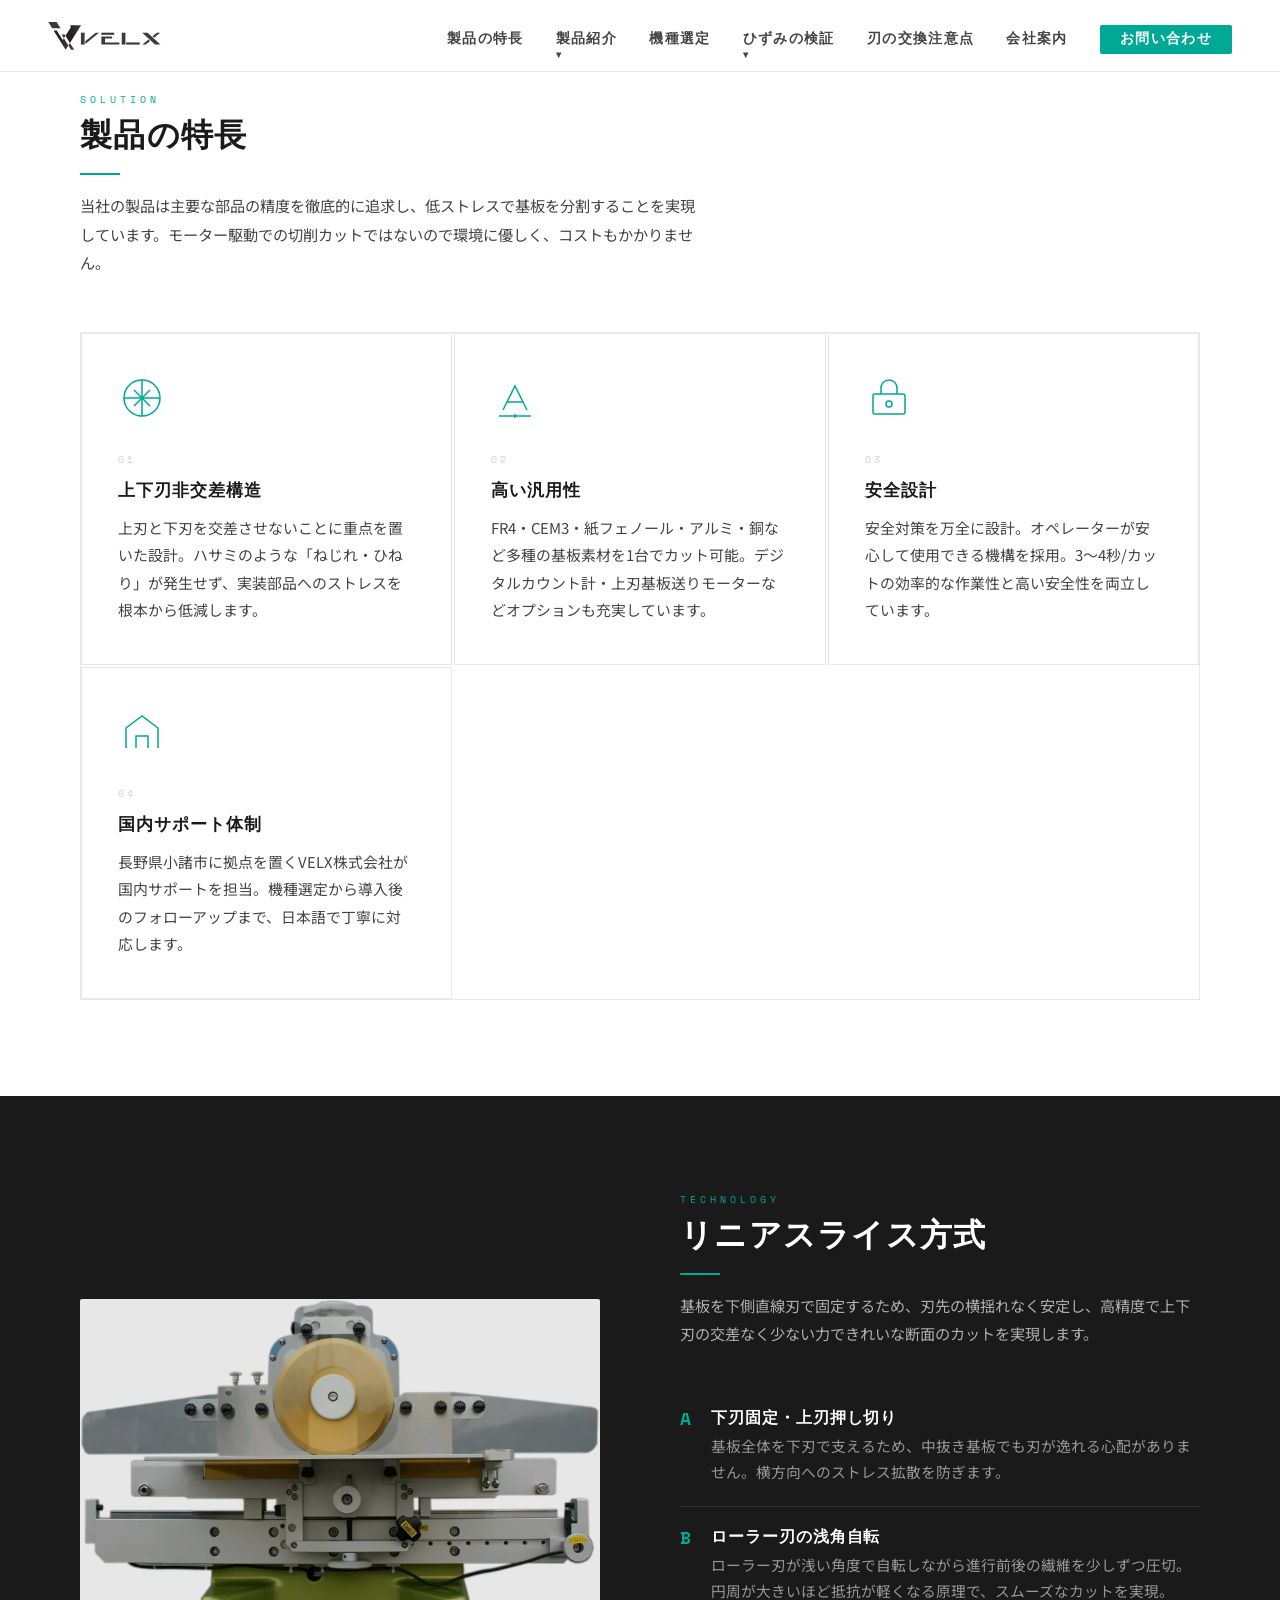
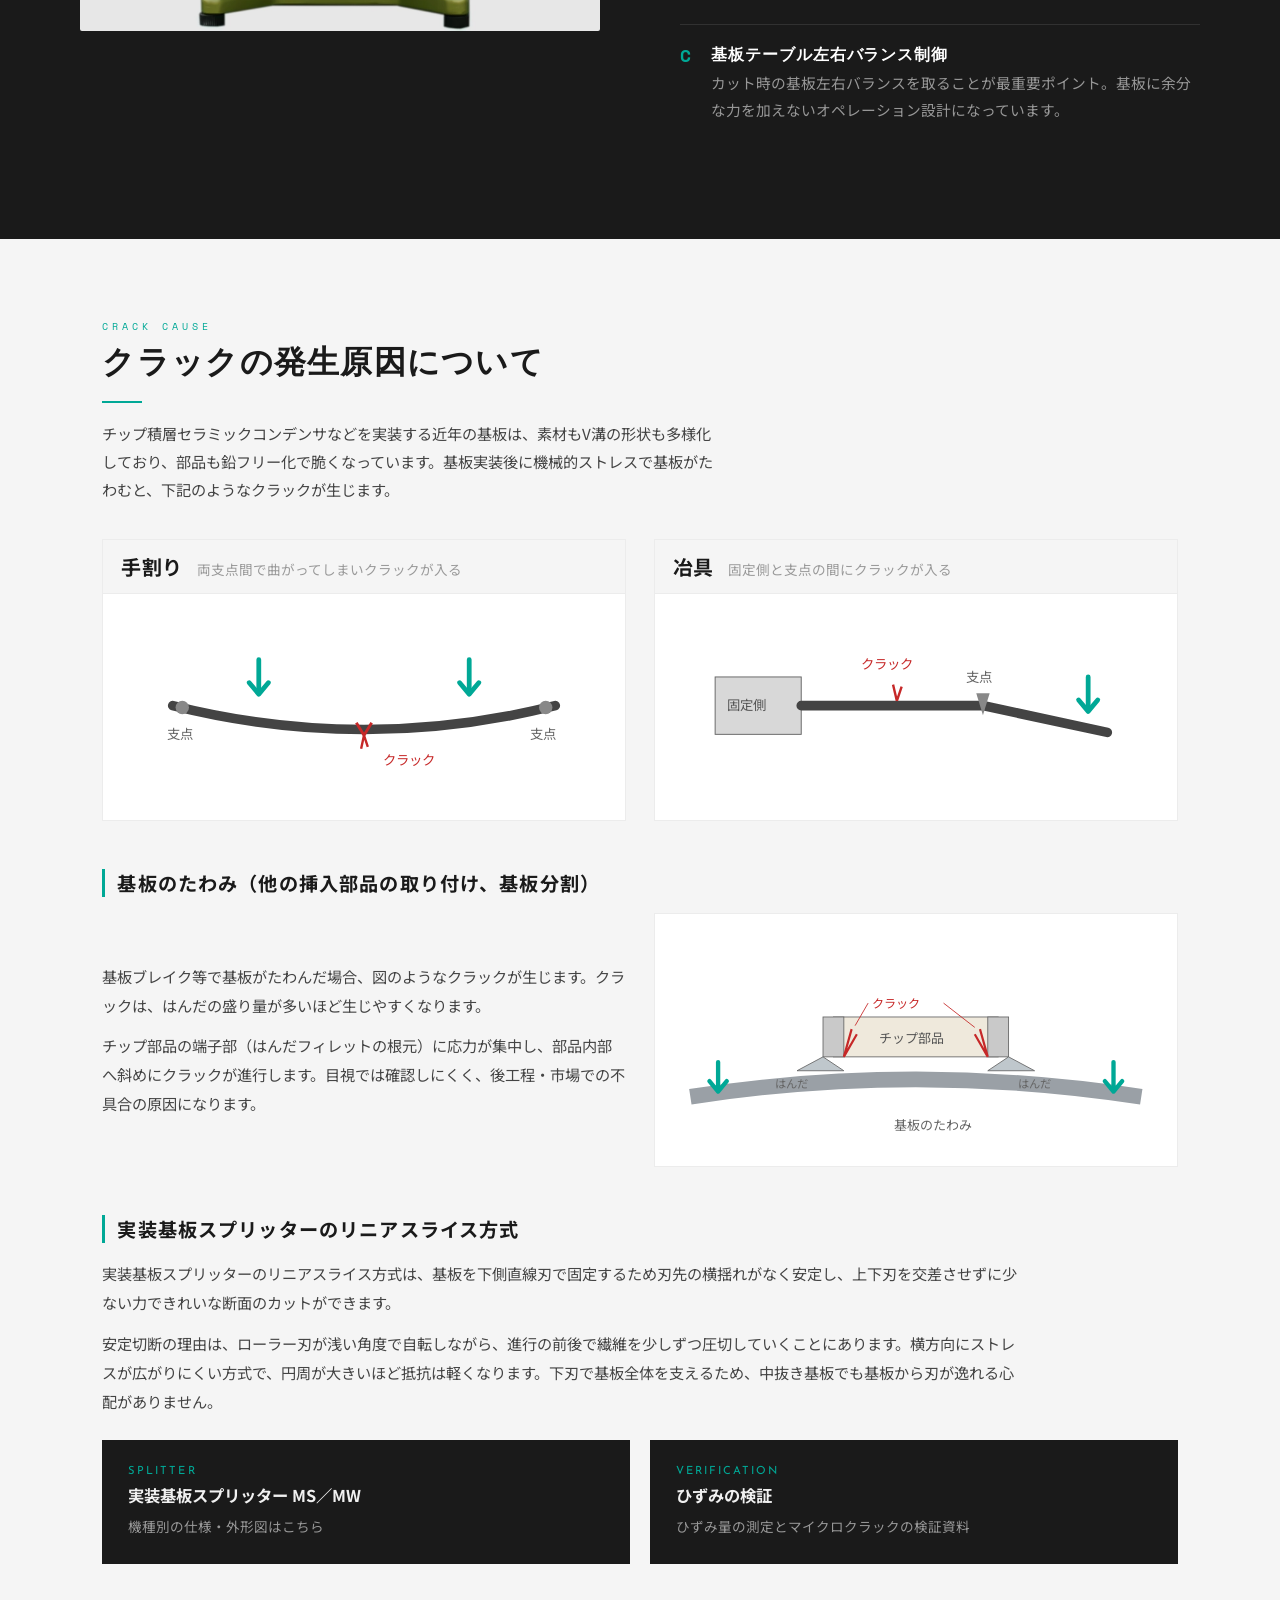
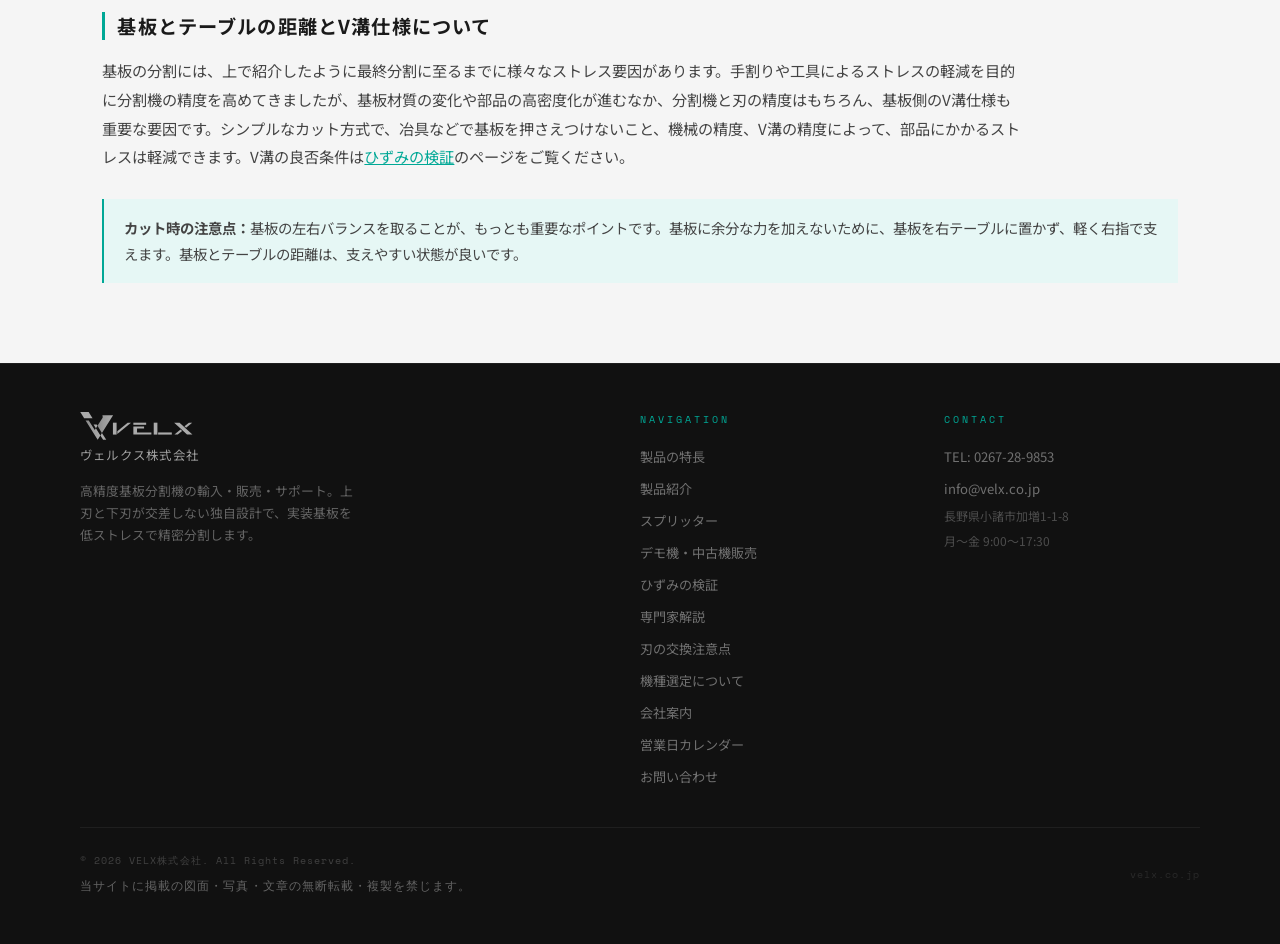
<file: features.html>
<!DOCTYPE html>
<html lang="ja">
<head>
<meta charset="UTF-8">
<meta name="viewport" content="width=device-width, initial-scale=1.0">
<meta name="description" content="上下刃非交差構造・リニアスライス方式・クラックの発生原因など、VELXの基板分割機の特長。">
<title>製品の特長 | VELX株式会社</title>
<link rel="preconnect" href="https://fonts.googleapis.com">
<link rel="preconnect" href="https://fonts.gstatic.com" crossorigin>
<link href="https://fonts.googleapis.com/css2?family=Josefin+Sans:wght@300;400;600;700&family=Noto+Sans+JP:wght@300;400;500;700&family=Space+Mono:wght@400;700&display=swap" rel="stylesheet">
<link rel="stylesheet" href="assets/site.css">
</head>
<body>
<nav id="nav">
<a href="index.html" class="nav-logo">
    <svg class="velx-logo-h" viewBox="427 244 310 77" xmlns="http://www.w3.org/2000/svg">
      <defs>
        <linearGradient id="ng16" x1="442.32" y1="293.85" x2="483.06" y2="293.85" gradientUnits="userSpaceOnUse">
          <stop offset="0" stop-color="#231815"/><stop offset=".36" stop-color="#29201e"/>
          <stop offset=".95" stop-color="#3c3736"/><stop offset="1" stop-color="#3e3a39"/>
        </linearGradient>
        <linearGradient id="ng11" x1="475.02" y1="277.21" x2="517.99" y2="277.21" gradientUnits="userSpaceOnUse">
          <stop offset="0" stop-color="#231815"/><stop offset=".36" stop-color="#29201e"/>
          <stop offset=".95" stop-color="#3c3736"/><stop offset="1" stop-color="#3e3a39"/>
        </linearGradient>
      </defs>
      <polygon fill="#3e3a39" points="461.56 261.39 438.46 261.39 427.7 244.34 450.81 244.34"/>
      <polygon fill="url(#ng16)" points="483.06 308.39 475.62 320.21 442.32 267.49 450.93 267.49 467.56 293.83 470.71 288.85"/>
      <path fill="url(#ng11)" d="M517.99,252.87l-30.63,48.68-.06-.1-12.28-19.42,13.72-21.69c.63-1,.86-2.21.63-3.37l-.82-4.1h29.44Z"/>
      <polygon fill="#3e3a39" points="472.91 278.69 475.03 282.03 470.71 288.85 464.3 278.69"/>
      <polygon fill="#3e3a39" points="499.16 320.21 490.53 320.21 483.06 308.39 487.36 301.55"/>
      <polygon fill="#3e3a39" points="517.54 273.37 517.54 306.11 527.68 306.11 527.68 273.37"/>
      <polygon fill="#3e3a39" points="529.64 296.93 529.64 304.49 567.26 273.37 558.08 273.37"/>
      <rect fill="#3e3a39" x="573.72" y="273.37" width="35.21" height="5.87"/>
      <polygon fill="#3e3a39" points="583.85 300.24 583.85 289.53 603.23 289.53 603.23 283.66 583.85 283.66 573.72 283.66 573.72 289.53 573.72 300.24 573.72 306.11 583.85 306.11 623.33 306.11 623.33 300.24 583.85 300.24"/>
      <rect fill="#3e3a39" x="641.87" y="300.24" width="37.62" height="5.87"/>
      <rect fill="#3e3a39" x="629.77" y="273.37" width="10.13" height="32.75"/>
      <polygon fill="#3e3a39" points="717.23 288.54 712.88 284.51 700.85 273.37 685.95 273.37 705 291.03 709.35 295.05 721.28 306.11 736.19 306.11"/>
      <polygon fill="#3e3a39" points="735.59 273.37 726.38 273.37 714.41 283.25 718.75 287.28"/>
      <polygon fill="#3e3a39" points="686.75 306.11 695.96 306.11 707.81 296.32 703.47 292.3"/>
    </svg>
  </a>
  <ul class="nav-links">
    <li><a href="features.html">製品の特長</a></li>
    <li class="dd"><a href="products.html">製品紹介</a>
      <div class="dd-menu">
        <a href="products-single.html">シングル機種（手動）</a>
        <a href="products-motor.html">シングル機種（モーター付き）</a>
        <a href="products-double.html">ダブル機種</a>
        <a href="products-disc.html">上刃下刃 丸刃タイプ</a>
        <a href="products-splitter.html">スプリッター</a>
        <a href="used.html">デモ機・中古機販売</a>
      </div>
    </li>
    <li><a href="selection.html">機種選定</a></li>
    <li class="dd"><a href="strain.html">ひずみの検証</a>
      <div class="dd-menu">
        <a href="strain.html">ひずみの検証データ</a>
        <a href="reliability.html">専門家解説：分割法と信頼性</a>
      </div>
    </li>
    <li><a href="blade.html">刃の交換注意点</a></li>
    <li><a href="index.html#about">会社案内</a></li>
    <li><a href="index.html#contact" class="nav-contact-btn">お問い合わせ</a></li>
  </ul>
  <button class="hamburger" id="hamburger" aria-label="メニュー">
    <span></span><span></span><span></span>
  </button>
</nav>
<div class="mobile-menu" id="mobile-menu">
  <a href="features.html">製品の特長</a>
  <a href="products.html">製品紹介</a>
  <a href="products-single.html">　└ シングル機種（手動）</a>
  <a href="products-motor.html">　└ モーター付き</a>
  <a href="products-double.html">　└ ダブル機種</a>
  <a href="products-disc.html">　└ 丸刃タイプ</a>
  <a href="products-splitter.html">　└ スプリッター</a>
  <a href="used.html">　└ デモ機・中古機販売</a>
  <a href="selection.html">機種選定</a>
  <a href="strain.html">ひずみの検証</a>
  <a href="reliability.html">　└ 専門家解説：分割法と信頼性</a>
  <a href="blade.html">刃の交換注意点</a>
  <a href="index.html#about">会社案内</a>
  <a href="index.html#contact">お問い合わせ</a>
</div>

<section id="features" class="page-pad">
  <div class="reveal">
    <div class="section-label">SOLUTION</div>
    <h2 class="section-h2">製品の特長</h2>
    <div class="section-divider"></div>
    <p class="section-lead">
      当社の製品は主要な部品の精度を徹底的に追求し、低ストレスで基板を分割することを実現しています。モーター駆動での切削カットではないので環境に優しく、コストもかかりません。
    </p>
  </div>
  <div class="features-grid reveal" style="transition-delay:0.15s">
    <div class="feat-card">
      <svg class="feat-icon" viewBox="0 0 48 48" fill="none" stroke="currentColor" stroke-width="1.5">
        <circle cx="24" cy="24" r="18"/><path d="M24 6v36M6 24h36"/><path d="M16 16l16 16M32 16L16 32"/>
      </svg>
      <div class="feat-num">01</div>
      <div class="feat-title">上下刃非交差構造</div>
      <p class="feat-body">上刃と下刃を交差させないことに重点を置いた設計。ハサミのような「ねじれ・ひねり」が発生せず、実装部品へのストレスを根本から低減します。</p>
    </div>

    <div class="feat-card">
      <svg class="feat-icon" viewBox="0 0 48 48" fill="none" stroke="currentColor" stroke-width="1.5">
        <path d="M12 36L24 12l12 24M16 28h16"/><path d="M24 40v4M8 42h32"/>
      </svg>
      <div class="feat-num">02</div>
      <div class="feat-title">高い汎用性</div>
      <p class="feat-body">FR4・CEM3・紙フェノール・アルミ・銅など多種の基板素材を1台でカット可能。デジタルカウント計・上刃基板送りモーターなどオプションも充実しています。</p>
    </div>
    <div class="feat-card">
      <svg class="feat-icon" viewBox="0 0 48 48" fill="none" stroke="currentColor" stroke-width="1.5">
        <rect x="8" y="20" width="32" height="20" rx="2"/><path d="M16 20v-6a8 8 0 0116 0v6"/>
        <circle cx="24" cy="30" r="3"/>
      </svg>
      <div class="feat-num">03</div>
      <div class="feat-title">安全設計</div>
      <p class="feat-body">安全対策を万全に設計。オペレーターが安心して使用できる機構を採用。3〜4秒/カットの効率的な作業性と高い安全性を両立しています。</p>
    </div>

    <div class="feat-card">
      <svg class="feat-icon" viewBox="0 0 48 48" fill="none" stroke="currentColor" stroke-width="1.5">
        <path d="M8 40V20l16-12 16 12v20"/><path d="M18 40V28h12v12"/>
      </svg>
      <div class="feat-num">04</div>
      <div class="feat-title">国内サポート体制</div>
      <p class="feat-body">長野県小諸市に拠点を置くVELX株式会社が国内サポートを担当。機種選定から導入後のフォローアップまで、日本語で丁寧に対応します。</p>
    </div>
  </div>
</section>
<section id="principle">
  <div class="reveal">
    <img class="principle-img" src="images/principle.jpg" alt="リニアスライス方式の原理">
  </div>
  <div class="reveal" style="transition-delay:0.2s">
    <div class="section-label">TECHNOLOGY</div>
    <h2 class="section-h2">リニアスライス方式</h2>
    <div class="section-divider"></div>
    <p class="section-lead">
      基板を下側直線刃で固定するため、刃先の横揺れなく安定し、高精度で上下刃の交差なく少ない力できれいな断面のカットを実現します。
    </p>
    <div class="principle-points">
      <div class="p-point">
        <div class="p-num">A</div>
        <div>
          <div class="p-text-head">下刃固定・上刃押し切り</div>
          <p class="p-text-body">基板全体を下刃で支えるため、中抜き基板でも刃が逸れる心配がありません。横方向へのストレス拡散を防ぎます。</p>
        </div>
      </div>
      <div class="p-point">
        <div class="p-num">B</div>
        <div>
          <div class="p-text-head">ローラー刃の浅角自転</div>
          <p class="p-text-body">ローラー刃が浅い角度で自転しながら進行前後の繊維を少しずつ圧切。円周が大きいほど抵抗が軽くなる原理で、スムーズなカットを実現。</p>
        </div>
      </div>
      <div class="p-point">
        <div class="p-num">C</div>
        <div>
          <div class="p-text-head">基板テーブル左右バランス制御</div>
          <p class="p-text-body">カット時の基板左右バランスを取ることが最重要ポイント。基板に余分な力を加えないオペレーション設計になっています。</p>
        </div>
      </div>
    </div>
  </div>
</section>
<section id="crack" style="padding:80px 8vw;background:var(--off-white);">
  <div class="reveal">
    <div class="section-label">CRACK CAUSE</div>
    <h2 class="section-h2">クラックの発生原因について</h2>
    <div class="section-divider"></div>
    <p class="section-lead">チップ積層セラミックコンデンサなどを実装する近年の基板は、素材もV溝の形状も多様化しており、部品も鉛フリー化で脆くなっています。基板実装後に機械的ストレスで基板がたわむと、下記のようなクラックが生じます。</p>
  </div>

  <div class="two-col reveal" style="margin-top:36px;">
    <div class="dwg-card">
      <div class="dwg-head"><span class="dwg-model">手割り</span><span class="dwg-note">両支点間で曲がってしまいクラックが入る</span></div>
      <svg viewBox="0 0 460 200" style="width:100%;max-width:440px;display:block;margin:0 auto;" role="img" aria-label="手割りによるクラック">
        <path d="M30 100 Q230 150 430 100" fill="none" stroke="#444" stroke-width="10" stroke-linecap="round"/>
        <path d="M222 118 L230 131 L238 118" fill="none" stroke="#c62828" stroke-width="3"/>
        <path d="M230 131 L227 145 M230 131 L234 143" stroke="#c62828" stroke-width="2.5" fill="none"/>
        <g stroke="#00A896" stroke-width="5" stroke-linecap="round" stroke-linejoin="round" fill="none">
          <line x1="120" y1="52" x2="120" y2="86"/><polyline points="110,76 120,88 130,76"/>
          <line x1="340" y1="52" x2="340" y2="86"/><polyline points="330,76 340,88 350,76"/>
        </g>
        <circle cx="40" cy="102" r="7" fill="#888"/>
        <circle cx="420" cy="102" r="7" fill="#888"/>
        <text x="24" y="135" font-size="14" fill="#666">支点</text>
        <text x="404" y="135" font-size="14" fill="#666">支点</text>
        <text x="250" y="162" font-size="14" fill="#c62828">クラック</text>
      </svg>
    </div>
    <div class="dwg-card">
      <div class="dwg-head"><span class="dwg-model">冶具</span><span class="dwg-note">固定側と支点の間にクラックが入る</span></div>
      <svg viewBox="0 0 460 200" style="width:100%;max-width:440px;display:block;margin:0 auto;" role="img" aria-label="冶具によるクラック">
        <rect x="20" y="70" width="90" height="60" fill="#d8d8d8" stroke="#666"/>
        <text x="32" y="105" font-size="14" fill="#555">固定側</text>
        <path d="M110 100 L300 100 L430 128" fill="none" stroke="#444" stroke-width="10" stroke-linecap="round"/>
        <path d="M300 110 L293 87 L307 87 Z" fill="#888"/>
        <text x="282" y="75" font-size="14" fill="#666">支点</text>
        <g stroke="#00A896" stroke-width="5" stroke-linecap="round" stroke-linejoin="round" fill="none">
          <line x1="410" y1="70" x2="410" y2="104"/><polyline points="400,94 410,106 420,94"/>
        </g>
        <path d="M210 95 L206 78 M210 95 L215 80" stroke="#c62828" stroke-width="2.5" fill="none"/>
        <text x="172" y="62" font-size="14" fill="#c62828">クラック</text>
      </svg>
    </div>
  </div>

  <div class="subh">基板のたわみ（他の挿入部品の取り付け、基板分割）</div>
  <div class="two-col" style="align-items:center;">
    <div>
      <p class="crk-p">基板ブレイク等で基板がたわんだ場合、図のようなクラックが生じます。クラックは、はんだの盛り量が多いほど生じやすくなります。</p>
      <p class="crk-p" style="margin-top:12px;">チップ部品の端子部（はんだフィレットの根元）に応力が集中し、部品内部へ斜めにクラックが進行します。目視では確認しにくく、後工程・市場での不具合の原因になります。</p>
    </div>
    <div class="dwg-card reveal">
      <svg viewBox="0 0 560 250" style="width:100%;max-width:520px;display:block;margin:0 auto;" role="img" aria-label="基板のたわみによるチップ部品のクラック">
        <path d="M20 190 Q280 150 540 190" fill="none" stroke="#9aa0a6" stroke-width="18"/>
        <text x="255" y="228" font-size="15" fill="#666">基板のたわみ</text>
        <rect x="185" y="98" width="190" height="46" fill="#efe9dc" stroke="#666"/>
        <rect x="173" y="98" width="24" height="46" fill="#c9c9c9" stroke="#666"/>
        <rect x="363" y="98" width="24" height="46" fill="#c9c9c9" stroke="#666"/>
        <path d="M173 144 L143 160 L197 160 Z" fill="#bfc7cc" stroke="#666" stroke-width="1"/>
        <path d="M387 144 L363 160 L417 160 Z" fill="#bfc7cc" stroke="#666" stroke-width="1"/>
        <text x="238" y="128" font-size="15" fill="#555">チップ部品</text>
        <text x="118" y="180" font-size="13" fill="#666">はんだ</text>
        <text x="398" y="180" font-size="13" fill="#666">はんだ</text>
        <path d="M197 144 L212 118 M197 144 L206 112" stroke="#c62828" stroke-width="2.5" fill="none"/>
        <path d="M363 144 L348 118 M363 144 L354 112" stroke="#c62828" stroke-width="2.5" fill="none"/>
        <text x="230" y="88" font-size="14" fill="#c62828">クラック</text>
        <path d="M225 82 L210 108" stroke="#c62828" stroke-width="1" fill="none"/>
        <path d="M312 82 L348 110" stroke="#c62828" stroke-width="1" fill="none"/>
        <g stroke="#00A896" stroke-width="5" stroke-linecap="round" stroke-linejoin="round" fill="none">
          <line x1="52" y1="150" x2="52" y2="182"/><polyline points="42,172 52,184 62,172"/>
          <line x1="508" y1="150" x2="508" y2="182"/><polyline points="498,172 508,184 518,172"/>
        </g>
      </svg>
    </div>
  </div>

  <div class="subh">実装基板スプリッターのリニアスライス方式</div>
  <p class="crk-p">実装基板スプリッターのリニアスライス方式は、基板を下側直線刃で固定するため刃先の横揺れがなく安定し、上下刃を交差させずに少ない力できれいな断面のカットができます。</p>
  <p class="crk-p" style="margin-top:12px;">安定切断の理由は、ローラー刃が浅い角度で自転しながら、進行の前後で繊維を少しずつ圧切していくことにあります。横方向にストレスが広がりにくい方式で、円周が大きいほど抵抗は軽くなります。下刃で基板全体を支えるため、中抜き基板でも基板から刃が逸れる心配がありません。</p>
  <div class="link-row" style="margin-top:24px;">
    <a class="link-tile" href="products-splitter.html"><div class="lt-en">SPLITTER</div><div class="lt-ja">実装基板スプリッター MS／MW</div><div class="lt-desc">機種別の仕様・外形図はこちら</div></a>
    <a class="link-tile" href="strain.html"><div class="lt-en">VERIFICATION</div><div class="lt-ja">ひずみの検証</div><div class="lt-desc">ひずみ量の測定とマイクロクラックの検証資料</div></a>
  </div>

  <div class="subh">基板とテーブルの距離とV溝仕様について</div>
  <p class="crk-p">基板の分割には、上で紹介したように最終分割に至るまでに様々なストレス要因があります。手割りや工具によるストレスの軽減を目的に分割機の精度を高めてきましたが、基板材質の変化や部品の高密度化が進むなか、分割機と刃の精度はもちろん、基板側のV溝仕様も重要な要因です。シンプルなカット方式で、冶具などで基板を押さえつけないこと、機械の精度、V溝の精度によって、部品にかかるストレスは軽減できます。V溝の良否条件は<a href="strain.html" style="color:var(--teal);">ひずみの検証</a>のページをご覧ください。</p>

  <div class="note-box" style="margin-top:28px;"><strong>カット時の注意点：</strong>基板の左右バランスを取ることが、もっとも重要なポイントです。基板に余分な力を加えないために、基板を右テーブルに置かず、軽く右指で支えます。基板とテーブルの距離は、支えやすい状態が良いです。</div>
</section>

<footer>
  <div class="footer-grid">
    <div class="footer-brand">
      <div style="margin-bottom:12px">
        <svg class="velx-logo-h" viewBox="427 244 310 77" xmlns="http://www.w3.org/2000/svg">
          <defs>
            <linearGradient id="fg16" x1="442.32" y1="293.85" x2="483.06" y2="293.85" gradientUnits="userSpaceOnUse">
              <stop offset="0" stop-color="#888"/><stop offset=".36" stop-color="#999"/>
              <stop offset=".95" stop-color="#aaa"/><stop offset="1" stop-color="#bbb"/>
            </linearGradient>
            <linearGradient id="fg11" x1="475.02" y1="277.21" x2="517.99" y2="277.21" gradientUnits="userSpaceOnUse">
              <stop offset="0" stop-color="#888"/><stop offset=".36" stop-color="#999"/>
              <stop offset=".95" stop-color="#aaa"/><stop offset="1" stop-color="#bbb"/>
            </linearGradient>
          </defs>
          <polygon fill="#aaa" points="461.56 261.39 438.46 261.39 427.7 244.34 450.81 244.34"/>
          <polygon fill="url(#fg16)" points="483.06 308.39 475.62 320.21 442.32 267.49 450.93 267.49 467.56 293.83 470.71 288.85"/>
          <path fill="url(#fg11)" d="M517.99,252.87l-30.63,48.68-.06-.1-12.28-19.42,13.72-21.69c.63-1,.86-2.21.63-3.37l-.82-4.1h29.44Z"/>
          <polygon fill="#aaa" points="472.91 278.69 475.03 282.03 470.71 288.85 464.3 278.69"/>
          <polygon fill="#aaa" points="499.16 320.21 490.53 320.21 483.06 308.39 487.36 301.55"/>
          <polygon fill="#aaa" points="517.54 273.37 517.54 306.11 527.68 306.11 527.68 273.37"/>
          <polygon fill="#aaa" points="529.64 296.93 529.64 304.49 567.26 273.37 558.08 273.37"/>
          <rect fill="#aaa" x="573.72" y="273.37" width="35.21" height="5.87"/>
          <polygon fill="#aaa" points="583.85 300.24 583.85 289.53 603.23 289.53 603.23 283.66 583.85 283.66 573.72 283.66 573.72 289.53 573.72 300.24 573.72 306.11 583.85 306.11 623.33 306.11 623.33 300.24 583.85 300.24"/>
          <rect fill="#aaa" x="641.87" y="300.24" width="37.62" height="5.87"/>
          <rect fill="#aaa" x="629.77" y="273.37" width="10.13" height="32.75"/>
          <polygon fill="#aaa" points="717.23 288.54 712.88 284.51 700.85 273.37 685.95 273.37 705 291.03 709.35 295.05 721.28 306.11 736.19 306.11"/>
          <polygon fill="#aaa" points="735.59 273.37 726.38 273.37 714.41 283.25 718.75 287.28"/>
          <polygon fill="#aaa" points="686.75 306.11 695.96 306.11 707.81 296.32 703.47 292.3"/>
        </svg>
        <div style="font-size:0.78rem;color:rgba(255,255,255,0.6);letter-spacing:0.1em;margin-top:6px;">ヴェルクス株式会社</div>
      </div>
      <p class="footer-tagline">高精度基板分割機の輸入・販売・サポート。上刃と下刃が交差しない独自設計で、実装基板を低ストレスで精密分割します。</p>
    </div>
    <div>
      <div class="footer-col-title">NAVIGATION</div>
      <ul class="footer-links">
        <li><a href="features.html">製品の特長</a></li>
        <li><a href="products.html">製品紹介</a></li><li><a href="products-splitter.html">スプリッター</a></li><li><a href="used.html">デモ機・中古機販売</a></li><li><a href="strain.html">ひずみの検証</a></li><li><a href="reliability.html">専門家解説</a></li><li><a href="blade.html">刃の交換注意点</a></li>
        <li><a href="selection.html">機種選定について</a></li>
        <li><a href="index.html#about">会社案内</a></li>
        <li><a href="index.html#calendar">営業日カレンダー</a></li>
        <li><a href="index.html#contact">お問い合わせ</a></li>
      </ul>
    </div>
    <div>
      <div class="footer-col-title">CONTACT</div>
      <ul class="footer-links">
        <li><a href="tel:0267-28-9853">TEL: 0267-28-9853</a></li>
        <li><a href="mailto:info@velx.co.jp">info@velx.co.jp</a></li>
        <li style="color:rgba(255,255,255,0.25);font-size:0.75rem;">長野県小諸市加増1-1-8</li>
        <li style="color:rgba(255,255,255,0.25);font-size:0.75rem;">月〜金 9:00〜17:30</li>
      </ul>
    </div>
  </div>
  <div class="footer-bottom">
    <span class="footer-copy">© 2026 VELX株式会社. All Rights Reserved.<div class="footer-notice">当サイトに掲載の図面・写真・文章の無断転載・複製を禁じます。</div></span>
    <span class="footer-copy" style="opacity:0.5">velx.co.jp</span>
  </div>
</footer>
<script src="assets/calendar-data.js"></script>
<script src="assets/calendar.js"></script>
<script src="assets/site.js"></script>
</body>
</html>
</file>
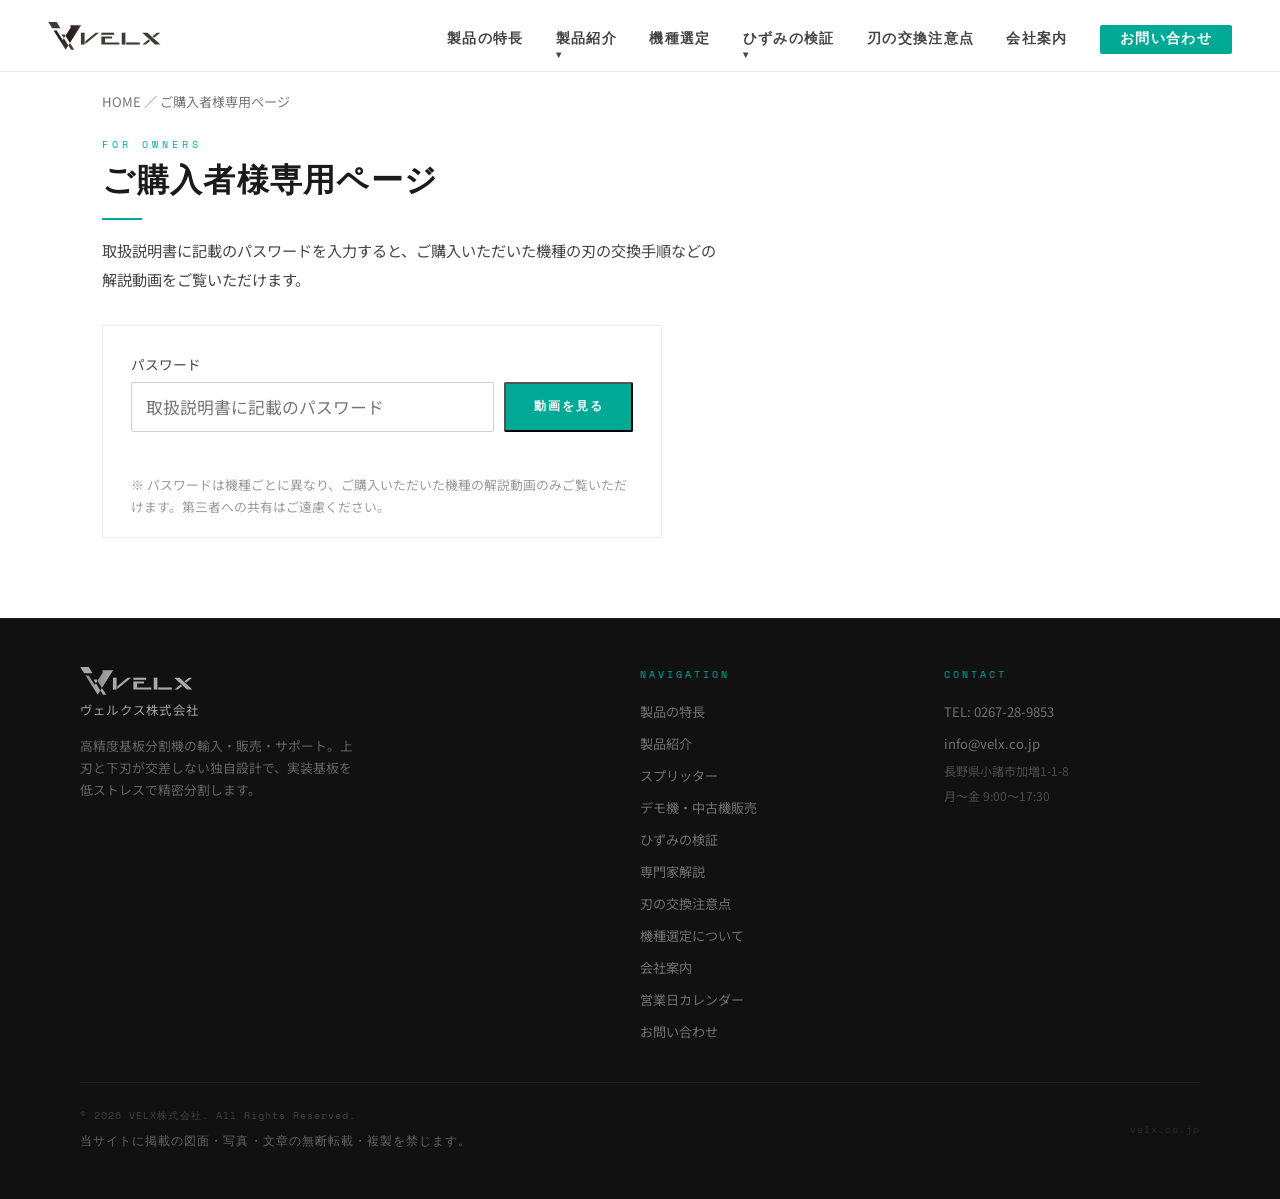
<file: owner.html>
<!DOCTYPE html>
<html lang="ja">
<head>
<meta charset="UTF-8">
<meta name="viewport" content="width=device-width, initial-scale=1.0">
<meta name="robots" content="noindex, nofollow">
<meta name="description" content="VELX製品ご購入者様向けの解説動画ページ。">
<title>ご購入者様専用ページ | VELX株式会社</title>
<link rel="preconnect" href="https://fonts.googleapis.com">
<link rel="preconnect" href="https://fonts.gstatic.com" crossorigin>
<link href="https://fonts.googleapis.com/css2?family=Josefin+Sans:wght@300;400;600;700&family=Noto+Sans+JP:wght@300;400;500;700&family=Space+Mono:wght@400;700&display=swap" rel="stylesheet">
<link rel="stylesheet" href="assets/site.css">
</head>
<body>
<nav id="nav">
<a href="index.html" class="nav-logo">
    <svg class="velx-logo-h" viewBox="427 244 310 77" xmlns="http://www.w3.org/2000/svg">
      <defs>
        <linearGradient id="ng16" x1="442.32" y1="293.85" x2="483.06" y2="293.85" gradientUnits="userSpaceOnUse">
          <stop offset="0" stop-color="#231815"/><stop offset=".36" stop-color="#29201e"/>
          <stop offset=".95" stop-color="#3c3736"/><stop offset="1" stop-color="#3e3a39"/>
        </linearGradient>
        <linearGradient id="ng11" x1="475.02" y1="277.21" x2="517.99" y2="277.21" gradientUnits="userSpaceOnUse">
          <stop offset="0" stop-color="#231815"/><stop offset=".36" stop-color="#29201e"/>
          <stop offset=".95" stop-color="#3c3736"/><stop offset="1" stop-color="#3e3a39"/>
        </linearGradient>
      </defs>
      <polygon fill="#3e3a39" points="461.56 261.39 438.46 261.39 427.7 244.34 450.81 244.34"/>
      <polygon fill="url(#ng16)" points="483.06 308.39 475.62 320.21 442.32 267.49 450.93 267.49 467.56 293.83 470.71 288.85"/>
      <path fill="url(#ng11)" d="M517.99,252.87l-30.63,48.68-.06-.1-12.28-19.42,13.72-21.69c.63-1,.86-2.21.63-3.37l-.82-4.1h29.44Z"/>
      <polygon fill="#3e3a39" points="472.91 278.69 475.03 282.03 470.71 288.85 464.3 278.69"/>
      <polygon fill="#3e3a39" points="499.16 320.21 490.53 320.21 483.06 308.39 487.36 301.55"/>
      <polygon fill="#3e3a39" points="517.54 273.37 517.54 306.11 527.68 306.11 527.68 273.37"/>
      <polygon fill="#3e3a39" points="529.64 296.93 529.64 304.49 567.26 273.37 558.08 273.37"/>
      <rect fill="#3e3a39" x="573.72" y="273.37" width="35.21" height="5.87"/>
      <polygon fill="#3e3a39" points="583.85 300.24 583.85 289.53 603.23 289.53 603.23 283.66 583.85 283.66 573.72 283.66 573.72 289.53 573.72 300.24 573.72 306.11 583.85 306.11 623.33 306.11 623.33 300.24 583.85 300.24"/>
      <rect fill="#3e3a39" x="641.87" y="300.24" width="37.62" height="5.87"/>
      <rect fill="#3e3a39" x="629.77" y="273.37" width="10.13" height="32.75"/>
      <polygon fill="#3e3a39" points="717.23 288.54 712.88 284.51 700.85 273.37 685.95 273.37 705 291.03 709.35 295.05 721.28 306.11 736.19 306.11"/>
      <polygon fill="#3e3a39" points="735.59 273.37 726.38 273.37 714.41 283.25 718.75 287.28"/>
      <polygon fill="#3e3a39" points="686.75 306.11 695.96 306.11 707.81 296.32 703.47 292.3"/>
    </svg>
  </a>
  <ul class="nav-links">
    <li><a href="features.html">製品の特長</a></li>
    <li class="dd"><a href="products.html">製品紹介</a>
      <div class="dd-menu">
        <a href="products-single.html">シングル機種（手動）</a>
        <a href="products-motor.html">シングル機種（モーター付き）</a>
        <a href="products-double.html">ダブル機種</a>
        <a href="products-disc.html">上刃下刃 丸刃タイプ</a>
        <a href="products-splitter.html">スプリッター</a>
        <a href="used.html">デモ機・中古機販売</a>
      </div>
    </li>
    <li><a href="selection.html">機種選定</a></li>
    <li class="dd"><a href="strain.html">ひずみの検証</a>
      <div class="dd-menu">
        <a href="strain.html">ひずみの検証データ</a>
        <a href="reliability.html">専門家解説：分割法と信頼性</a>
      </div>
    </li>
    <li><a href="blade.html">刃の交換注意点</a></li>
    <li><a href="index.html#about">会社案内</a></li>
    <li><a href="index.html#contact" class="nav-contact-btn">お問い合わせ</a></li>
  </ul>
  <button class="hamburger" id="hamburger" aria-label="メニュー">
    <span></span><span></span><span></span>
  </button>
</nav>
<div class="mobile-menu" id="mobile-menu">
  <a href="features.html">製品の特長</a>
  <a href="products.html">製品紹介</a>
  <a href="products-single.html">　└ シングル機種（手動）</a>
  <a href="products-motor.html">　└ モーター付き</a>
  <a href="products-double.html">　└ ダブル機種</a>
  <a href="products-disc.html">　└ 丸刃タイプ</a>
  <a href="products-splitter.html">　└ スプリッター</a>
  <a href="used.html">　└ デモ機・中古機販売</a>
  <a href="selection.html">機種選定</a>
  <a href="strain.html">ひずみの検証</a>
  <a href="reliability.html">　└ 専門家解説：分割法と信頼性</a>
  <a href="blade.html">刃の交換注意点</a>
  <a href="index.html#about">会社案内</a>
  <a href="index.html#contact">お問い合わせ</a>
</div>


<section id="owner" class="page-pad" style="padding-left:8vw;padding-right:8vw;padding-bottom:80px;">
  <div class="crumbs"><a href="index.html">HOME</a> ／ ご購入者様専用ページ</div>
  <div class="reveal visible">
    <div class="section-label">FOR OWNERS</div>
    <h2 class="section-h2">ご購入者様専用ページ</h2>
    <div class="section-divider"></div>
    <p class="section-lead">取扱説明書に記載のパスワードを入力すると、ご購入いただいた機種の刃の交換手順などの解説動画をご覧いただけます。</p>
  </div>

  <div id="gate" class="gate-box">
    <label for="pw" class="gate-label">パスワード</label>
    <div class="gate-row">
      <input id="pw" type="password" autocomplete="off" inputmode="latin" placeholder="取扱説明書に記載のパスワード" class="gate-input">
      <button id="pw-btn" class="btn-primary" type="button">動画を見る</button>
    </div>
    <p id="pw-msg" class="gate-msg" aria-live="polite"></p>
    <p class="gate-note">※ パスワードは機種ごとに異なり、ご購入いただいた機種の解説動画のみご覧いただけます。第三者への共有はご遠慮ください。</p>
  </div>

  <div id="videos" hidden>
    <div class="subh" id="grp-name" style="margin-top:32px;"></div>
    <p class="crk-p" id="grp-note" style="margin-bottom:12px;"></p>
    <div class="dwg-grid" id="grid" style="grid-template-columns:repeat(auto-fit,minmax(340px,1fr));gap:24px;margin-top:12px;"></div>
    <div class="note-box" style="margin-top:28px;">動画はご購入者様専用の限定公開です。ご不明な点は <a href="index.html#contact" style="color:var(--teal);">お問い合わせ</a> または TEL 0267-28-9853 までご連絡ください。 <a href="#" id="pw-reset" style="color:var(--teal);margin-left:12px;">別の機種のパスワードを入力</a></div>
  </div>
</section>
<script>
(function(){
  var BLOBS=[{"s": "qkMuoFNPVqB+Hgtrv70iRQ==", "i": "zhGwJhG+HFPKaoRQ", "c": "yaq8rKacK897C23jGk/p1pgcjWFyoZoXqoIBPhhB7gHNPMvBEfrk12SXYbjGT4yom+rBNin2EyxMgn+e/4jL3GaRAdjQa0RhFjlalUfPRXhT/idacXvLal00k0BUMk+iux5Cr9zWOU+h+sytrAfdeMN4InUc1tvDcHU9gniQBSfHupbu1q587LKbWzK99l8lRJaOCGGd1OMBlOTtDDPtwB7JdrBEHaRDvbtIRnkUCz9dgbEg1D33ab+EdE4QjbTZbP1jBCaX7GLUXJzukNTMxPmD8oojBVjWoSaXKPWO70oy/q6AoMTRIGI2zJKZ2+srS5xsiLrN"}, {"s": "QXTZslR7YqdGMznZczTyjA==", "i": "KoBCJLFdvopS349B", "c": "9LPrchABgfsV1SLaHKvDf1UN7NoZKiN7ZUjyPdr6H+MtiuiGtnCHKktxhUTbbjrwrNFdDR1FXoBqwiBphMenua943+WXb16KnWGxBO8ZrjBhbnuD1aP7gZq9YEaYE8gFKeDKEGGQlz3VrONtxsbLUMOU/uwQ0yU+m+zsyAN6zNKhbDG9zhMGy3qGGa/NyU2QEUIZP3W4B4yV44OAA/l3hxqr78Nye+7ty0ZYc2URxPIQPDhOIJW0UYBYDdzN/v/LeWBK/IkzgQspbJmRVjnZzCQ1jKQqqp2fS4N6AXwoj+hBwF6nAMUyZmIilDVdEyAm2/JZcKtd"}, {"s": "54aT30nWHqFCaeUQby9Khg==", "i": "NoUYWPlmyTpBbSCs", "c": "0FnP0VGlfJRARVD0l9WqIlPrdBUYI6bZObbn16S1AtE283C8uwdzMRhdYsugB2X8v3/4pX2L2DN+2vR7Q86z21+KlvUUoRr1goEM2t6Q3Rf2E2Gcr5+710asAFgXR4t0oNE1Y0cNJ/3q4PhR9CCZFRLlm7UC3BujeWU8Qk3LYBqbHkN5KVOuDW219zzm2Z1/bpogvCuBf8cuQ526XFNq2wQx8y1mC0jbVqtVmtnMIqLaGqr1o71ILZF4lO0ARJz91SYjZ4hcLrRmRGMv9rX6NBBkQ7a+j3VpgfKRJBunzf4eeI8fe7XxuGcKj5LvwTByiBokn/kX"}, {"s": "mKZI0wAuK7d2Dmgd074/BQ==", "i": "2ps833P9UTT5POxp", "c": "5AiE4rRYO1uiuvpNWQyVkucPLNhsv0GIRQV2BQER22sKAJt8TFLKJDW18oQ1e8IEDXRfMqV+0ouqOAKo7FA3DnY8KdQ9h9a07ubNjH48no/oXOti5QYPv0/v2MTmrwgrEegWyEAi8FViZXnPOOxokJrTJAE9DNuY0zT6Ll5jhZzr5lTl+tSVHcXxj6c75mj2sd5IbsBoxlJ7tE32Vm6SgaRbV3E/nNZcmc59bklhgZuMo/bXX1M8+vdoRoC3yYOOvjTBMYC62Fx3UU5M5fXCMusp7cU/yargYyDWunoGXO2yBPDHhr8k3zFeuD/0y1U2yqn2V/AksY0YuY6ov/9FLekXZ9VIj7921ew8Id3d0KhatSGgiaSsMC4oK2uNKSnZI4E92UadwGTSRUZsOkCpqHXZ9t0xy5e0NhwScEJzX7CIMnR81n2pP2f0WKmQHUSOZCvNm3/vxh4hx6b6liGY89fbiM6BLUWJaBZ8s6HIV6cbg7ByZx0UFQNDR1MI5XaatysrPjjcQXEZWavteNpK4vTO5JAFJJq94b4a2d58suTCblgqzcmL8SvscjGCHAgVcntrwAEDDSbY"}, {"s": "VlsgeDZwyhmMimdCGwmbHQ==", "i": "uSF1j1AkdDxjLj7e", "c": "/859bn14H1TWsfyO8dyK+RFoxbr+lQu1RlllpxKCNumeD5qChDfTeYN848DvIODqE7+hNrFdgSrGjuf3ssyXRXD3EBLraNwd+1sfhOi/VItGW/8kKUp2TNtj+/HML9290ItcSg+XRU4EoTCjlqjM0Dr+DRaq2E8RYjAQlsCcicsGuw2pOAKJhE6y/Qkh+K5/n98K0Dl1YFwAE1k9RRp/6KbAIGng0X7cd8cyvkaX7WZTkDa8rbyp3VUBp2PlXJXR880PEDJnv/Wz68uSZNDJyl+ixG3+LCKLBgWU51VZuoLcFclQjNVze58H/NjyTFMfMQIkzyGDp3uLg8+LjVjOIcXaorGoFqjqiBCfNbUjXZxkWJV+rQauB07OyjY1im+BcoGhCAQ2nPEu51PvSPHriemGtzdXNg6yO+va/SohyvUh5P0qsvBRDGVRbP4h+6d/4hR715HgJCbv/kUP3r3UcZcDFR95VKgRacfmR6gMoUqs0slv1JGcn+y5WvMj2edchhSubqL4h6N1JkgjCv2qvZp8etVmap/ilPLYBZRxK5wNYxB9/9MWVneV/+uK2IQsGydfBXbcdA+9"}, {"s": "Loms7duAlY/wslCDXgm1wA==", "i": "sYCvqjxY5ZwSDl9j", "c": "bVM5TTGTP1AhuphyTmeq7egZFrtOYNr580txq050WIN/v+7gYe8jv1Z8tB6n0elQxACGvEcmYUv1LCrsgg1tvWnRdgz/NEwulduDJTrN4lPcbTJTdPpZO7xJ8PvFhQxuArZg9Moc4W+iPRUNF57Jm1ptZjOB/eb3kylJZW4umyOSmgPa9AmQ+E1b93Ov536l+naFSKqas1nTvK0EkOnoqwntxH09o4fXxktG3lcsSaeh7LtBYVC5lBfJMXoN351yJOqIepI4v/cbUwzgiP1he/9tZN7cOgnHdK0jxKZPJ1Z7sRVD4xSBdB+qafTN7basfVcIB4H6QnVhjSkzMKXD3MPpJDDJ3euPTSXCu5R267E8XgyOm9bqdisTGXDODlRmbb+/iTSEkaPcU63fJ47iv5SvGlbubsmXYG+N7vb0m3AMQTpJ+OsQNRrG5M6TD44f0xca7rZQ+iPMt6nY9gukxarO/5fwkSsEhF3mCodLQzddHZkKruRIrnZAMHiiwBwzzRq6F1y6HLy3DWo45uawMqwlLnnhZXR8WIbIdnFd1V4sr1htMAJgMRQB9PsADwmde7fuBhLj26ax"}, {"s": "vMzFGQoWy9RgVPIgw345cg==", "i": "LORoNCl4ajLdJEHo", "c": "jBWrRMFBc6mFKH0dUh51kiv3qVJkOf6rhBFhJgIa5dGHXMDWW/OaMLLC3MorX82MTRPaAkq2t9UyLJiwe4f1IbIaLbSY4ara9biwQAcWBpClAnXZf8z+w9t0w/4DOXzmmYcczi3p8k30M1qe7VXtc8+MUCspDXe+XTH8dtTxhyacXjuMnyyVUBH1VeNaM+Fp/1fpEOjs3rtE+1LkS3pY4v7Sx7coXDO7vAFLoYRqYKAP1GeZNtzyxt8FJfAssfZ7/GxwV6l8V5wKg4jg74SFTpys8Ot5D0rFgS17k4xMudKDgSr992cGUupjXTg4UgbTFgYsgBfamzklrK0z2baPFD6akVLublYADdP3CSl4LliTd1+MeNjOuMxOVz7CfmdySUNvxvGNcDC6aQ4EjZC0reByMDl/pBrGx2jtHadT0ykKbb3NxULPW48sFfUFexpOL/tUSkDPhHPu2lz7V6ml/pVVdMiz7HGZrmhSOYMymuGjE5yFCnRDhaAs74GRJG97P7V2viOEhU796acMjThoaYKeL/072KKHOP5dA9hc4dIo6AZ2S6yH6kbRcPhaXlK6RgNfHD/uKgCGlJE+hKztt543rUzuvazbCrkiTMCr26QR70UK60Dp4iqPSWEnssxgEQl3EQdqXMqEt6FFQeTsXPIX2VbT2FyLEqJHu/M="}, {"s": "kJ8Dapq3x+h8CAIGaSEE3g==", "i": "t2LfT1cXHhHIm5yN", "c": "uCFmBDFnBI9jh2a2etsHpuT3n8AlikYWs5VnAmf8t/vIehSCNgyfNahYZCrGbWx6C8APKq6KkAxTHJS5Xuzj+voTJP4sIyNJME/[base64]/fu9j4yjXxCsJqCiVXcoQGLxVr3z5UgX+aGL9SEKUmqngZnIDv5uszdH81vhzzOpe7QzcKpG0w2f2Wl+oeMdDjR/R6PuXKJmiGobRYwd/992jdu55bZC1jg0VnO+tHdNbgnI8paYqL/xoC"}, {"s": "CXd4aWH2yF2HmKeELCMW2w==", "i": "JTOeVt45PNpjcOl2", "c": "PYFdCJW6NMdRzbP3g8LyO/DnGBpstMeQTOFEArS+OMJjai9gYd4vJvGHRlicJvl6VhKG1S7KBHGkbeWGGCgJKAy6cp5wLGiBlEqI4MacI0HpcbfEolJtZ5ghfN1snXUfqOdg/DwH16WYF11kvdh44j2kkpwZZSa0dSa6ViHyMwHMT7CIsYKUiu1j0RCA1QtILs2Cx28JuwekoUxprJoyrTxWGtYgrk4DbuRNvm6aqfyQpn8TtSET+I3MsyWsGi2lQ+7Kc/YzhVENa68M+h/IQXuC8mvRiPjMSJk7viW2Cyml3ZyTxgnZFmEPEa8l1inCvISUgBz0t9OKpDoQWHL0lrCY/nR8mylDmfYU8kVzA9V0bNuJK3eQuoDRog1N5Jg4XC+smBlbxXF8q199XbiRyV5HmiOneoGE3gtdMw2zw7Hf8rZRJH6xGd+sGc2A6HKR/KfhuRIXNIwJ/ikHOpRW"}, {"s": "9oU1wQ1TEt187B2Lm7yYWA==", "i": "KExOknSpgUHTS0A6", "c": "Q/p59CGgHTYROcuOZo6ojReBpWhmBC2oapaNjTPflmOAn5c+ejxsZhElKKU9ZPdFMaYZHKEl6KiMsuU4ybmCWrRWsMsDtkXn3QnDD7wyKHZa0uHbF2X14JfGTbiFC1S4AYod6PVdQ39NNb1VJnQgiufh1YrUnJlA42tsyyma8icInskXfX9wcv/U690j2dNdkpfmYCWTRD+rYLXU8O1dgRMjTYQXJDoCeWLr768JtyVih4+Sp5hV0WX6NAksCUxoLNobQw76Y9EGbI1nFaKqbEPcH8mYCxv22f3aF3U1shjGAnEXj7wwb1l6ViZN4pmW3xFBOC2UGWX/8eNmcqxqmVbXkry+oxz3tCsLXtA8LwIh/6Q+dw0O0o9rqEIc3n0bbU/pPOhNNjFpxMsPC+prSr8vZNjQCfVuQQNdYqf4N1bMSf7TyX2iqqXXoRcGD9xISkn2c9TWfLwKH0jYMUKme0yBsAqpLkIgqHi5CPX+aFvO5nUn6y+jr47DzLlMKJcBFSx1o5n4ePSXuIZaJjVWlUaaDOhFefSpanLwVTOuLCMXQwrlICQ30D62x/I/ndZ6REeIhoY0VXL3mi3YTMJJlJur9n3zvcmPcGku45ds8Kweu2yGdn0pnb7+SFdDnVi/Dwwm4rq+bRo11VDFxneEMElUVGdizfHr9Wep2hU2n/9IyQiu/sY3U79Y0o+jOWdBkQ+l1og6BrTem77B6XXEeEdji3mpaj100drn3Ascz8FZFzfe0k/pSl1ax+OnbruE9PXK82C66Vc/vYaeHQrSbIOS6F5ENVekD4tZ/jYMUZmjrT31nQfUSUykFcLneEJQPRusV8UmSpxR0+hLloD6ShKT5LL3OArGx8XjMazNnUrKRvdz2LBEVxnw33rAXYOMlDJxzFUx8lwNqDQ6i0H//S6Yu9e1XtQHVnDJKeBtyKfO33gWJyJgyr9wDqUWXkOQzyI49U0aebf0gHwzO7bmKmM6iOeqZ2nycDj+A/WTBxOGiHjfioHvnc28yYVzYdoHeMRS/f/2J4FInrSAee40PAgk9vv4je5ksbvbgFE5XX1+dL0SsqHcjS1uVVd/57VnJp2arnmLBNjjLtLc84qjASEFzYgHFzXQ0OBdx/Gl5xE7UDCtyMSul4DYX7S17M09Y7uLbLrqtuB6tv/EHDsffa2vKZz+LFwQ00ztXAgAx38ftn2/BWr+NuwzZLKh/5yUlWXUE0t4dfOmKvEJcT/uJEEf96xS4kMHksy3856W1f5Is7QPELKiVIaIipFE3ozG+oBwzpcaQ775AJDi6ceONalUT8PeY2o5wYG5Ja8fCC5W9HOuKHqsl5x+XoZgprIbQPVxNSS+iJnrZySiPr5Zk/0rme6xTUf5Pbyi0hvTzDPSYWfFcZrqWtaF5rkU7pyPKEUTFiYy/jqTObHD/FUQLtnSihq+n0vFnSdDK91WzWmlxCYO5osEqFOkcJlyaUFo2lWD9vVAB1LkcvibFcXsRrz26SElZL2sS2ws8hN/fUBMpDa5TZ0fSmTTULdAUALFw2jPKfKyBSZBeKu1wA5cqCaz6QI4VMhvMP3eclSmKHBPhHJVCZDjOQF/c1BmK9UtEZfonfjavFnre0bnuQM9ltJrN+4F4WK3nkuqy2ndJtWyRz9Sq/UNc9r7oPE+mUdEht3HP5XE4i6sq5JuAkqz59jgEUC2iOG9dD7cAKlwqc16WpdYDm+HLN/4DeaRzjO5LrnVnLdLd3D0rUyWNMzvBo+pXHdrbFH/rVP1vQtPiElzk311MyBXboW8wP4UevQp9ASpzqRVRiGEvxaQTCLP0uPcGSxqvFvB6/Ah/Ib1/EkGgIOiDZkcfNnazhyDjJw="}];
  var gate=document.getElementById('gate'), vids=document.getElementById('videos'), inp=document.getElementById('pw'), btn=document.getElementById('pw-btn'), msg=document.getElementById('pw-msg');
  var grid=document.getElementById('grid'), gname=document.getElementById('grp-name'), gnote=document.getElementById('grp-note');
  function b64(s){ var bin=atob(s), a=new Uint8Array(bin.length); for(var i=0;i<bin.length;i++) a[i]=bin.charCodeAt(i); return a; }
  function esc(s){ return String(s).replace(/[&<>"]/g,function(c){return {'&':'&amp;','<':'&lt;','>':'&gt;','"':'&quot;'}[c];}); }
  function render(g){
    gname.textContent=g.name+' ご購入者様向け解説動画';
    gnote.textContent=g.note||'';
    grid.innerHTML=g.items.map(function(it){
      return '<div class="dwg-card"><div class="dwg-head"><span class="dwg-model" style="font-size:1.1rem;">'+esc(it.t)+'</span><span class="dwg-note">'+esc(it.n||'')+'</span></div>'+
        '<div class="video-frame"><iframe src="https://www.youtube-nocookie.com/embed/'+esc(it.v)+'?rel=0&modestbranding=1" title="'+esc(it.t)+'" loading="lazy" allow="accelerometer; autoplay; clipboard-write; encrypted-media; gyroscope; picture-in-picture; web-share" allowfullscreen referrerpolicy="strict-origin-when-cross-origin"></iframe></div></div>';
    }).join('');
    gate.hidden=true; vids.hidden=false;
  }
  async function tryOpen(pw){
    var enc=new TextEncoder();
    var base=await crypto.subtle.importKey('raw', enc.encode(pw), 'PBKDF2', false, ['deriveKey']);
    for(var i=0;i<BLOBS.length;i++){
      var b=BLOBS[i];
      try{
        var key=await crypto.subtle.deriveKey({name:'PBKDF2', salt:b64(b.s), iterations:150000, hash:'SHA-256'}, base, {name:'AES-GCM', length:256}, false, ['decrypt']);
        var pt=await crypto.subtle.decrypt({name:'AES-GCM', iv:b64(b.i)}, key, b64(b.c));
        return JSON.parse(new TextDecoder().decode(pt));
      }catch(e){}
    }
    return null;
  }
  try { var saved=sessionStorage.getItem('velx_owner_g'); if(saved){ render(JSON.parse(saved)); } } catch(e) {}
  async function check(){
    var v=(inp.value||'').trim();
    if(!v){ msg.textContent='パスワードを入力してください。'; return; }
    if(!window.crypto||!crypto.subtle){ msg.textContent='このブラウザでは認証できません。https で開き直してください。'; return; }
    btn.disabled=true; msg.textContent='確認中…';
    var g=await tryOpen(v);
    btn.disabled=false;
    if(g){ msg.textContent=''; try{sessionStorage.setItem('velx_owner_g', JSON.stringify(g));}catch(e){} render(g); }
    else { msg.textContent='パスワードが違います。取扱説明書の記載をご確認ください。'; inp.select(); }
  }
  btn.addEventListener('click', check);
  inp.addEventListener('keydown', function(e){ if(e.key==='Enter') check(); });
  document.getElementById('pw-reset').addEventListener('click', function(e){ e.preventDefault(); try{sessionStorage.removeItem('velx_owner_g');}catch(x){} vids.hidden=true; gate.hidden=false; inp.value=''; inp.focus(); });
  var m=new URLSearchParams(location.search).get('m');
  if(m){ var lead=document.querySelector('#owner .section-lead'); if(lead) lead.textContent=m+' をご購入のお客様は、取扱説明書に記載のパスワードを入力してください。'; }
})();
</script>

<footer>
  <div class="footer-grid">
    <div class="footer-brand">
      <div style="margin-bottom:12px">
        <svg class="velx-logo-h" viewBox="427 244 310 77" xmlns="http://www.w3.org/2000/svg">
          <defs>
            <linearGradient id="fg16" x1="442.32" y1="293.85" x2="483.06" y2="293.85" gradientUnits="userSpaceOnUse">
              <stop offset="0" stop-color="#888"/><stop offset=".36" stop-color="#999"/>
              <stop offset=".95" stop-color="#aaa"/><stop offset="1" stop-color="#bbb"/>
            </linearGradient>
            <linearGradient id="fg11" x1="475.02" y1="277.21" x2="517.99" y2="277.21" gradientUnits="userSpaceOnUse">
              <stop offset="0" stop-color="#888"/><stop offset=".36" stop-color="#999"/>
              <stop offset=".95" stop-color="#aaa"/><stop offset="1" stop-color="#bbb"/>
            </linearGradient>
          </defs>
          <polygon fill="#aaa" points="461.56 261.39 438.46 261.39 427.7 244.34 450.81 244.34"/>
          <polygon fill="url(#fg16)" points="483.06 308.39 475.62 320.21 442.32 267.49 450.93 267.49 467.56 293.83 470.71 288.85"/>
          <path fill="url(#fg11)" d="M517.99,252.87l-30.63,48.68-.06-.1-12.28-19.42,13.72-21.69c.63-1,.86-2.21.63-3.37l-.82-4.1h29.44Z"/>
          <polygon fill="#aaa" points="472.91 278.69 475.03 282.03 470.71 288.85 464.3 278.69"/>
          <polygon fill="#aaa" points="499.16 320.21 490.53 320.21 483.06 308.39 487.36 301.55"/>
          <polygon fill="#aaa" points="517.54 273.37 517.54 306.11 527.68 306.11 527.68 273.37"/>
          <polygon fill="#aaa" points="529.64 296.93 529.64 304.49 567.26 273.37 558.08 273.37"/>
          <rect fill="#aaa" x="573.72" y="273.37" width="35.21" height="5.87"/>
          <polygon fill="#aaa" points="583.85 300.24 583.85 289.53 603.23 289.53 603.23 283.66 583.85 283.66 573.72 283.66 573.72 289.53 573.72 300.24 573.72 306.11 583.85 306.11 623.33 306.11 623.33 300.24 583.85 300.24"/>
          <rect fill="#aaa" x="641.87" y="300.24" width="37.62" height="5.87"/>
          <rect fill="#aaa" x="629.77" y="273.37" width="10.13" height="32.75"/>
          <polygon fill="#aaa" points="717.23 288.54 712.88 284.51 700.85 273.37 685.95 273.37 705 291.03 709.35 295.05 721.28 306.11 736.19 306.11"/>
          <polygon fill="#aaa" points="735.59 273.37 726.38 273.37 714.41 283.25 718.75 287.28"/>
          <polygon fill="#aaa" points="686.75 306.11 695.96 306.11 707.81 296.32 703.47 292.3"/>
        </svg>
        <div style="font-size:0.78rem;color:rgba(255,255,255,0.6);letter-spacing:0.1em;margin-top:6px;">ヴェルクス株式会社</div>
      </div>
      <p class="footer-tagline">高精度基板分割機の輸入・販売・サポート。上刃と下刃が交差しない独自設計で、実装基板を低ストレスで精密分割します。</p>
    </div>
    <div>
      <div class="footer-col-title">NAVIGATION</div>
      <ul class="footer-links">
        <li><a href="features.html">製品の特長</a></li>
        <li><a href="products.html">製品紹介</a></li><li><a href="products-splitter.html">スプリッター</a></li><li><a href="used.html">デモ機・中古機販売</a></li><li><a href="strain.html">ひずみの検証</a></li><li><a href="reliability.html">専門家解説</a></li><li><a href="blade.html">刃の交換注意点</a></li>
        <li><a href="selection.html">機種選定について</a></li>
        <li><a href="index.html#about">会社案内</a></li>
        <li><a href="index.html#calendar">営業日カレンダー</a></li>
        <li><a href="index.html#contact">お問い合わせ</a></li>
      </ul>
    </div>
    <div>
      <div class="footer-col-title">CONTACT</div>
      <ul class="footer-links">
        <li><a href="tel:0267-28-9853">TEL: 0267-28-9853</a></li>
        <li><a href="mailto:info@velx.co.jp">info@velx.co.jp</a></li>
        <li style="color:rgba(255,255,255,0.25);font-size:0.75rem;">長野県小諸市加増1-1-8</li>
        <li style="color:rgba(255,255,255,0.25);font-size:0.75rem;">月〜金 9:00〜17:30</li>
      </ul>
    </div>
  </div>
  <div class="footer-bottom">
    <span class="footer-copy">© 2026 VELX株式会社. All Rights Reserved.<div class="footer-notice">当サイトに掲載の図面・写真・文章の無断転載・複製を禁じます。</div></span>
    <span class="footer-copy" style="opacity:0.5">velx.co.jp</span>
  </div>
</footer>
<script src="assets/calendar-data.js"></script>
<script src="assets/calendar.js"></script>
<script src="assets/site.js"></script>
</body>
</html>
</file>
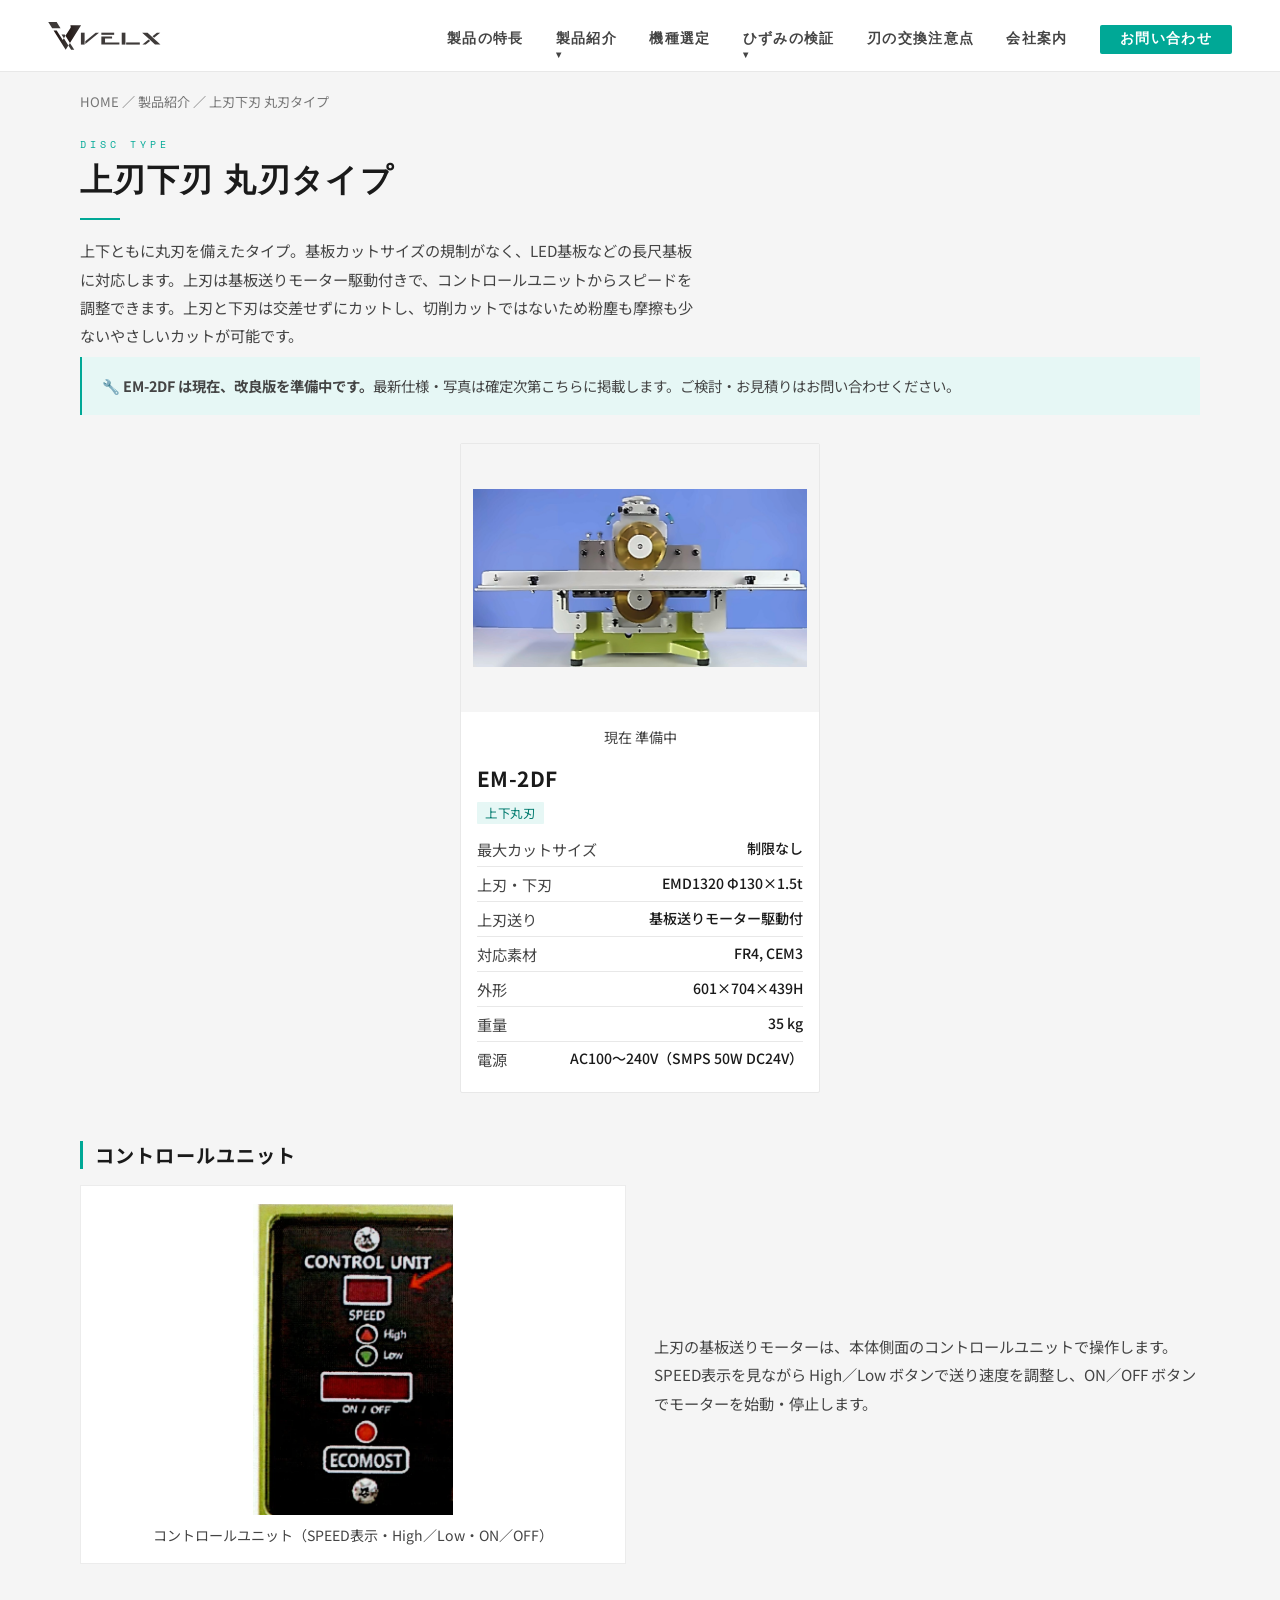
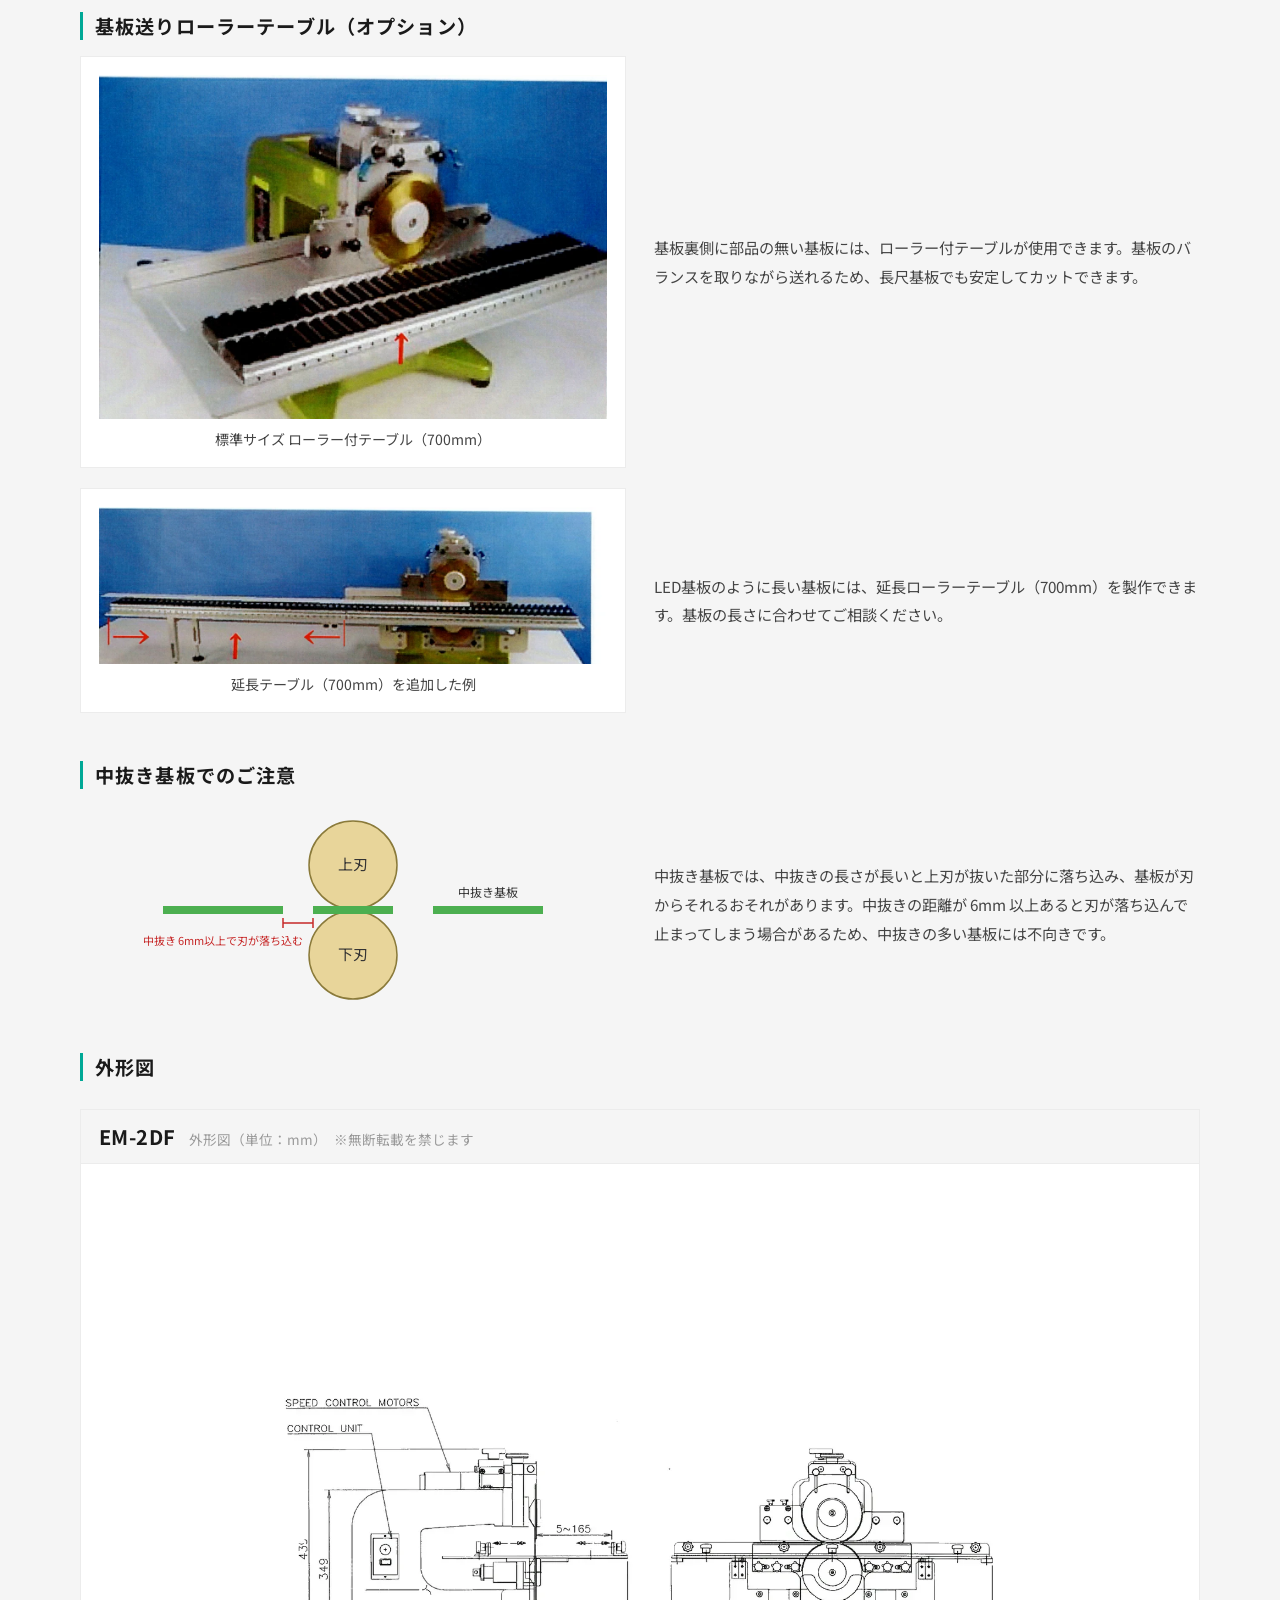
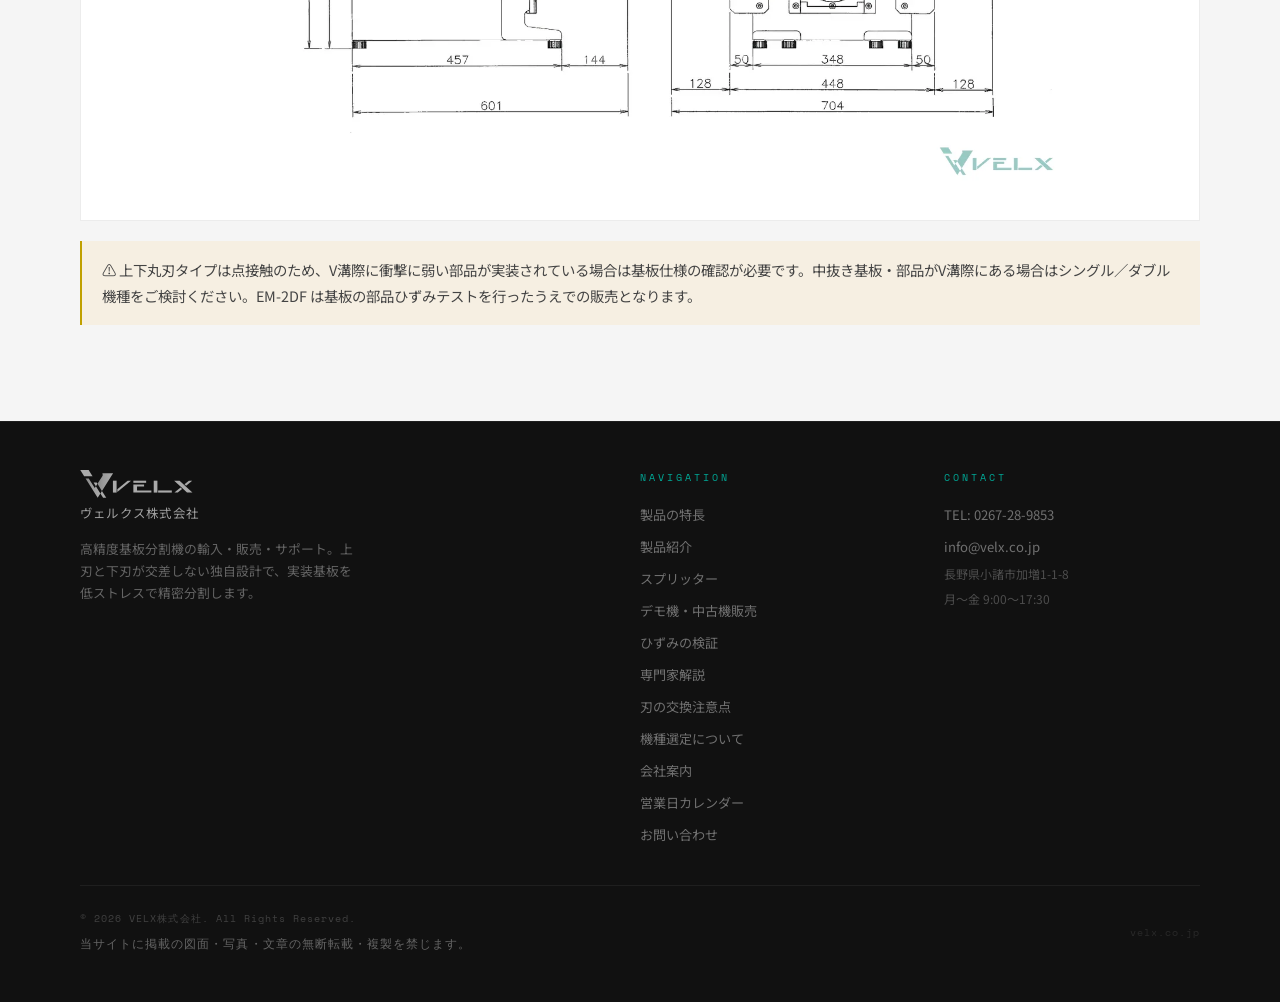
<file: products-disc.html>
<!DOCTYPE html>
<html lang="ja">
<head>
<meta charset="UTF-8">
<meta name="viewport" content="width=device-width, initial-scale=1.0">
<meta name="description" content="EM-2DF。上下丸刃で長尺基板対応・カットサイズ制限なし、外形図付き。">
<title>上刃下刃 丸刃タイプ | 製品紹介 | VELX株式会社</title>
<link rel="preconnect" href="https://fonts.googleapis.com">
<link rel="preconnect" href="https://fonts.gstatic.com" crossorigin>
<link href="https://fonts.googleapis.com/css2?family=Josefin+Sans:wght@300;400;600;700&family=Noto+Sans+JP:wght@300;400;500;700&family=Space+Mono:wght@400;700&display=swap" rel="stylesheet">
<link rel="stylesheet" href="assets/site.css">
</head>
<body>
<nav id="nav">
<a href="index.html" class="nav-logo">
    <svg class="velx-logo-h" viewBox="427 244 310 77" xmlns="http://www.w3.org/2000/svg">
      <defs>
        <linearGradient id="ng16" x1="442.32" y1="293.85" x2="483.06" y2="293.85" gradientUnits="userSpaceOnUse">
          <stop offset="0" stop-color="#231815"/><stop offset=".36" stop-color="#29201e"/>
          <stop offset=".95" stop-color="#3c3736"/><stop offset="1" stop-color="#3e3a39"/>
        </linearGradient>
        <linearGradient id="ng11" x1="475.02" y1="277.21" x2="517.99" y2="277.21" gradientUnits="userSpaceOnUse">
          <stop offset="0" stop-color="#231815"/><stop offset=".36" stop-color="#29201e"/>
          <stop offset=".95" stop-color="#3c3736"/><stop offset="1" stop-color="#3e3a39"/>
        </linearGradient>
      </defs>
      <polygon fill="#3e3a39" points="461.56 261.39 438.46 261.39 427.7 244.34 450.81 244.34"/>
      <polygon fill="url(#ng16)" points="483.06 308.39 475.62 320.21 442.32 267.49 450.93 267.49 467.56 293.83 470.71 288.85"/>
      <path fill="url(#ng11)" d="M517.99,252.87l-30.63,48.68-.06-.1-12.28-19.42,13.72-21.69c.63-1,.86-2.21.63-3.37l-.82-4.1h29.44Z"/>
      <polygon fill="#3e3a39" points="472.91 278.69 475.03 282.03 470.71 288.85 464.3 278.69"/>
      <polygon fill="#3e3a39" points="499.16 320.21 490.53 320.21 483.06 308.39 487.36 301.55"/>
      <polygon fill="#3e3a39" points="517.54 273.37 517.54 306.11 527.68 306.11 527.68 273.37"/>
      <polygon fill="#3e3a39" points="529.64 296.93 529.64 304.49 567.26 273.37 558.08 273.37"/>
      <rect fill="#3e3a39" x="573.72" y="273.37" width="35.21" height="5.87"/>
      <polygon fill="#3e3a39" points="583.85 300.24 583.85 289.53 603.23 289.53 603.23 283.66 583.85 283.66 573.72 283.66 573.72 289.53 573.72 300.24 573.72 306.11 583.85 306.11 623.33 306.11 623.33 300.24 583.85 300.24"/>
      <rect fill="#3e3a39" x="641.87" y="300.24" width="37.62" height="5.87"/>
      <rect fill="#3e3a39" x="629.77" y="273.37" width="10.13" height="32.75"/>
      <polygon fill="#3e3a39" points="717.23 288.54 712.88 284.51 700.85 273.37 685.95 273.37 705 291.03 709.35 295.05 721.28 306.11 736.19 306.11"/>
      <polygon fill="#3e3a39" points="735.59 273.37 726.38 273.37 714.41 283.25 718.75 287.28"/>
      <polygon fill="#3e3a39" points="686.75 306.11 695.96 306.11 707.81 296.32 703.47 292.3"/>
    </svg>
  </a>
  <ul class="nav-links">
    <li><a href="features.html">製品の特長</a></li>
    <li class="dd"><a href="products.html">製品紹介</a>
      <div class="dd-menu">
        <a href="products-single.html">シングル機種（手動）</a>
        <a href="products-motor.html">シングル機種（モーター付き）</a>
        <a href="products-double.html">ダブル機種</a>
        <a href="products-disc.html">上刃下刃 丸刃タイプ</a>
        <a href="products-splitter.html">スプリッター</a>
        <a href="used.html">デモ機・中古機販売</a>
      </div>
    </li>
    <li><a href="selection.html">機種選定</a></li>
    <li class="dd"><a href="strain.html">ひずみの検証</a>
      <div class="dd-menu">
        <a href="strain.html">ひずみの検証データ</a>
        <a href="reliability.html">専門家解説：分割法と信頼性</a>
      </div>
    </li>
    <li><a href="blade.html">刃の交換注意点</a></li>
    <li><a href="index.html#about">会社案内</a></li>
    <li><a href="index.html#contact" class="nav-contact-btn">お問い合わせ</a></li>
  </ul>
  <button class="hamburger" id="hamburger" aria-label="メニュー">
    <span></span><span></span><span></span>
  </button>
</nav>
<div class="mobile-menu" id="mobile-menu">
  <a href="features.html">製品の特長</a>
  <a href="products.html">製品紹介</a>
  <a href="products-single.html">　└ シングル機種（手動）</a>
  <a href="products-motor.html">　└ モーター付き</a>
  <a href="products-double.html">　└ ダブル機種</a>
  <a href="products-disc.html">　└ 丸刃タイプ</a>
  <a href="products-splitter.html">　└ スプリッター</a>
  <a href="used.html">　└ デモ機・中古機販売</a>
  <a href="selection.html">機種選定</a>
  <a href="strain.html">ひずみの検証</a>
  <a href="reliability.html">　└ 専門家解説：分割法と信頼性</a>
  <a href="blade.html">刃の交換注意点</a>
  <a href="index.html#about">会社案内</a>
  <a href="index.html#contact">お問い合わせ</a>
</div>

<section id="products" class="page-pad">
  <div class="crumbs"><a href="index.html">HOME</a> ／ <a href="products.html">製品紹介</a> ／ 上刃下刃 丸刃タイプ</div>
  <div class="reveal visible">
    <div class="section-label">DISC TYPE</div>
    <h2 class="section-h2">上刃下刃 丸刃タイプ</h2>
    <div class="section-divider"></div>
    <p class="section-lead">上下ともに丸刃を備えたタイプ。基板カットサイズの規制がなく、LED基板などの長尺基板に対応します。上刃は基板送りモーター駆動付きで、コントロールユニットからスピードを調整できます。上刃と下刃は交差せずにカットし、切削カットではないため粉塵も摩擦も少ないやさしいカットが可能です。</p>
  </div>
  <div class="note-box reveal" style="margin-top:8px;"><strong>🔧 EM-2DF は現在、改良版を準備中です。</strong>最新仕様・写真は確定次第こちらに掲載します。ご検討・お見積りはお問い合わせください。</div>
  <div class="model-grid reveal" style="max-width:360px;margin:28px auto 0;">
      <div class="model-card">
        <img class="model-img" src="images/em2df.jpg" alt="EM-2DF">
        <div class="imgcap">現在 準備中</div>
        <div class="model-info">
          <div class="model-name">EM-2DF</div>
          <div class="model-tag">上下丸刃</div>
          <ul class="model-specs">
            <li>最大カットサイズ<span class="spec-val">制限なし</span></li>
            <li>上刃・下刃<span class="spec-val">EMD1320 Φ130×1.5t</span></li>
            <li>上刃送り<span class="spec-val">基板送りモーター駆動付</span></li>
            <li>対応素材<span class="spec-val">FR4, CEM3</span></li>
            <li>外形<span class="spec-val">601×704×439H</span></li>
            <li>重量<span class="spec-val">35 kg</span></li>
            <li>電源<span class="spec-val">AC100〜240V（SMPS 50W DC24V）</span></li>
          </ul>
        </div>
      </div>
  </div>
  <div class="subh">コントロールユニット</div>
  <div class="two-col reveal" style="align-items:center;">
    <div class="dwg-card"><img src="images/controlunit-2df.webp" alt="EM-2DF コントロールユニット" class="img-limit" style="max-width:200px;"><div class="imgcap">コントロールユニット（SPEED表示・High／Low・ON／OFF）</div></div>
    <p class="crk-p">上刃の基板送りモーターは、本体側面のコントロールユニットで操作します。SPEED表示を見ながら High／Low ボタンで送り速度を調整し、ON／OFF ボタンでモーターを始動・停止します。</p>
  </div>
  <div class="subh">基板送りローラーテーブル（オプション）</div>
  <div class="two-col reveal" style="align-items:center;">
    <div class="dwg-card"><img src="images/roller-table.webp" alt="標準サイズローラー付テーブル 700mm" class="img-limit" style="max-width:520px;"><div class="imgcap">標準サイズ ローラー付テーブル（700mm）</div></div>
    <p class="crk-p">基板裏側に部品の無い基板には、ローラー付テーブルが使用できます。基板のバランスを取りながら送れるため、長尺基板でも安定してカットできます。</p>
  </div>
  <div class="two-col reveal" style="align-items:center;margin-top:20px;">
    <div class="dwg-card"><img src="images/roller-table-ext.webp" alt="延長ローラーテーブル 700mm" class="img-limit" style="max-width:640px;"><div class="imgcap">延長テーブル（700mm）を追加した例</div></div>
    <p class="crk-p">LED基板のように長い基板には、延長ローラーテーブル（700mm）を製作できます。基板の長さに合わせてご相談ください。</p>
  </div>
  <div class="subh">中抜き基板でのご注意</div>
  <div class="two-col reveal" style="align-items:center;">
    <svg viewBox="0 0 420 200" width="100%" style="max-width:420px;display:block;margin:0 auto;" role="img" aria-label="上下丸刃と中抜き基板の関係">
      <circle cx="210" cy="60" r="44" fill="#e8d59a" stroke="#8a7a3a" stroke-width="1.5"/>
      <text x="210" y="65" text-anchor="middle" font-size="15" fill="#333">上刃</text>
      <circle cx="210" cy="150" r="44" fill="#e8d59a" stroke="#8a7a3a" stroke-width="1.5"/>
      <text x="210" y="155" text-anchor="middle" font-size="15" fill="#333">下刃</text>
      <rect x="20" y="101" width="120" height="8" fill="#4caf50"/>
      <rect x="170" y="101" width="80" height="8" fill="#4caf50"/>
      <rect x="290" y="101" width="110" height="8" fill="#4caf50"/>
      <text x="345" y="92" text-anchor="middle" font-size="12" fill="#333">中抜き基板</text>
      <line x1="140" y1="118" x2="170" y2="118" stroke="#c62828" stroke-width="1.5"/>
      <line x1="140" y1="113" x2="140" y2="123" stroke="#c62828" stroke-width="1.5"/>
      <line x1="170" y1="113" x2="170" y2="123" stroke="#c62828" stroke-width="1.5"/>
      <text x="80" y="140" text-anchor="middle" font-size="11" fill="#c62828">中抜き 6mm以上で刃が落ち込む</text>
    </svg>
    <p class="crk-p">中抜き基板では、中抜きの長さが長いと上刃が抜いた部分に落ち込み、基板が刃からそれるおそれがあります。中抜きの距離が 6mm 以上あると刃が落ち込んで止まってしまう場合があるため、中抜きの多い基板には不向きです。</p>
  </div>
  <div class="subh">外形図</div>
  <div class="dwg-grid">
    <div class="dwg-card reveal"><div class="dwg-head"><span class="dwg-model">EM-2DF</span><span class="dwg-note">外形図（単位：mm）　※無断転載を禁じます</span></div><img src="images/dwg-em2df.webp" alt="EM-2DF 外形図（単位：mm）" style="max-width:880px;margin:0 auto;"></div>
  </div>
  <div class="warn-box reveal">⚠️ 上下丸刃タイプは点接触のため、V溝際に衝撃に弱い部品が実装されている場合は基板仕様の確認が必要です。中抜き基板・部品がV溝際にある場合はシングル／ダブル機種をご検討ください。EM-2DF は基板の部品ひずみテストを行ったうえでの販売となります。</div>
</section>
<footer>
  <div class="footer-grid">
    <div class="footer-brand">
      <div style="margin-bottom:12px">
        <svg class="velx-logo-h" viewBox="427 244 310 77" xmlns="http://www.w3.org/2000/svg">
          <defs>
            <linearGradient id="fg16" x1="442.32" y1="293.85" x2="483.06" y2="293.85" gradientUnits="userSpaceOnUse">
              <stop offset="0" stop-color="#888"/><stop offset=".36" stop-color="#999"/>
              <stop offset=".95" stop-color="#aaa"/><stop offset="1" stop-color="#bbb"/>
            </linearGradient>
            <linearGradient id="fg11" x1="475.02" y1="277.21" x2="517.99" y2="277.21" gradientUnits="userSpaceOnUse">
              <stop offset="0" stop-color="#888"/><stop offset=".36" stop-color="#999"/>
              <stop offset=".95" stop-color="#aaa"/><stop offset="1" stop-color="#bbb"/>
            </linearGradient>
          </defs>
          <polygon fill="#aaa" points="461.56 261.39 438.46 261.39 427.7 244.34 450.81 244.34"/>
          <polygon fill="url(#fg16)" points="483.06 308.39 475.62 320.21 442.32 267.49 450.93 267.49 467.56 293.83 470.71 288.85"/>
          <path fill="url(#fg11)" d="M517.99,252.87l-30.63,48.68-.06-.1-12.28-19.42,13.72-21.69c.63-1,.86-2.21.63-3.37l-.82-4.1h29.44Z"/>
          <polygon fill="#aaa" points="472.91 278.69 475.03 282.03 470.71 288.85 464.3 278.69"/>
          <polygon fill="#aaa" points="499.16 320.21 490.53 320.21 483.06 308.39 487.36 301.55"/>
          <polygon fill="#aaa" points="517.54 273.37 517.54 306.11 527.68 306.11 527.68 273.37"/>
          <polygon fill="#aaa" points="529.64 296.93 529.64 304.49 567.26 273.37 558.08 273.37"/>
          <rect fill="#aaa" x="573.72" y="273.37" width="35.21" height="5.87"/>
          <polygon fill="#aaa" points="583.85 300.24 583.85 289.53 603.23 289.53 603.23 283.66 583.85 283.66 573.72 283.66 573.72 289.53 573.72 300.24 573.72 306.11 583.85 306.11 623.33 306.11 623.33 300.24 583.85 300.24"/>
          <rect fill="#aaa" x="641.87" y="300.24" width="37.62" height="5.87"/>
          <rect fill="#aaa" x="629.77" y="273.37" width="10.13" height="32.75"/>
          <polygon fill="#aaa" points="717.23 288.54 712.88 284.51 700.85 273.37 685.95 273.37 705 291.03 709.35 295.05 721.28 306.11 736.19 306.11"/>
          <polygon fill="#aaa" points="735.59 273.37 726.38 273.37 714.41 283.25 718.75 287.28"/>
          <polygon fill="#aaa" points="686.75 306.11 695.96 306.11 707.81 296.32 703.47 292.3"/>
        </svg>
        <div style="font-size:0.78rem;color:rgba(255,255,255,0.6);letter-spacing:0.1em;margin-top:6px;">ヴェルクス株式会社</div>
      </div>
      <p class="footer-tagline">高精度基板分割機の輸入・販売・サポート。上刃と下刃が交差しない独自設計で、実装基板を低ストレスで精密分割します。</p>
    </div>
    <div>
      <div class="footer-col-title">NAVIGATION</div>
      <ul class="footer-links">
        <li><a href="features.html">製品の特長</a></li>
        <li><a href="products.html">製品紹介</a></li><li><a href="products-splitter.html">スプリッター</a></li><li><a href="used.html">デモ機・中古機販売</a></li><li><a href="strain.html">ひずみの検証</a></li><li><a href="reliability.html">専門家解説</a></li><li><a href="blade.html">刃の交換注意点</a></li>
        <li><a href="selection.html">機種選定について</a></li>
        <li><a href="index.html#about">会社案内</a></li>
        <li><a href="index.html#calendar">営業日カレンダー</a></li>
        <li><a href="index.html#contact">お問い合わせ</a></li>
      </ul>
    </div>
    <div>
      <div class="footer-col-title">CONTACT</div>
      <ul class="footer-links">
        <li><a href="tel:0267-28-9853">TEL: 0267-28-9853</a></li>
        <li><a href="mailto:info@velx.co.jp">info@velx.co.jp</a></li>
        <li style="color:rgba(255,255,255,0.25);font-size:0.75rem;">長野県小諸市加増1-1-8</li>
        <li style="color:rgba(255,255,255,0.25);font-size:0.75rem;">月〜金 9:00〜17:30</li>
      </ul>
    </div>
  </div>
  <div class="footer-bottom">
    <span class="footer-copy">© 2026 VELX株式会社. All Rights Reserved.<div class="footer-notice">当サイトに掲載の図面・写真・文章の無断転載・複製を禁じます。</div></span>
    <span class="footer-copy" style="opacity:0.5">velx.co.jp</span>
  </div>
</footer>
<script src="assets/calendar-data.js"></script>
<script src="assets/calendar.js"></script>
<script src="assets/site.js"></script>
</body>
</html>
</file>
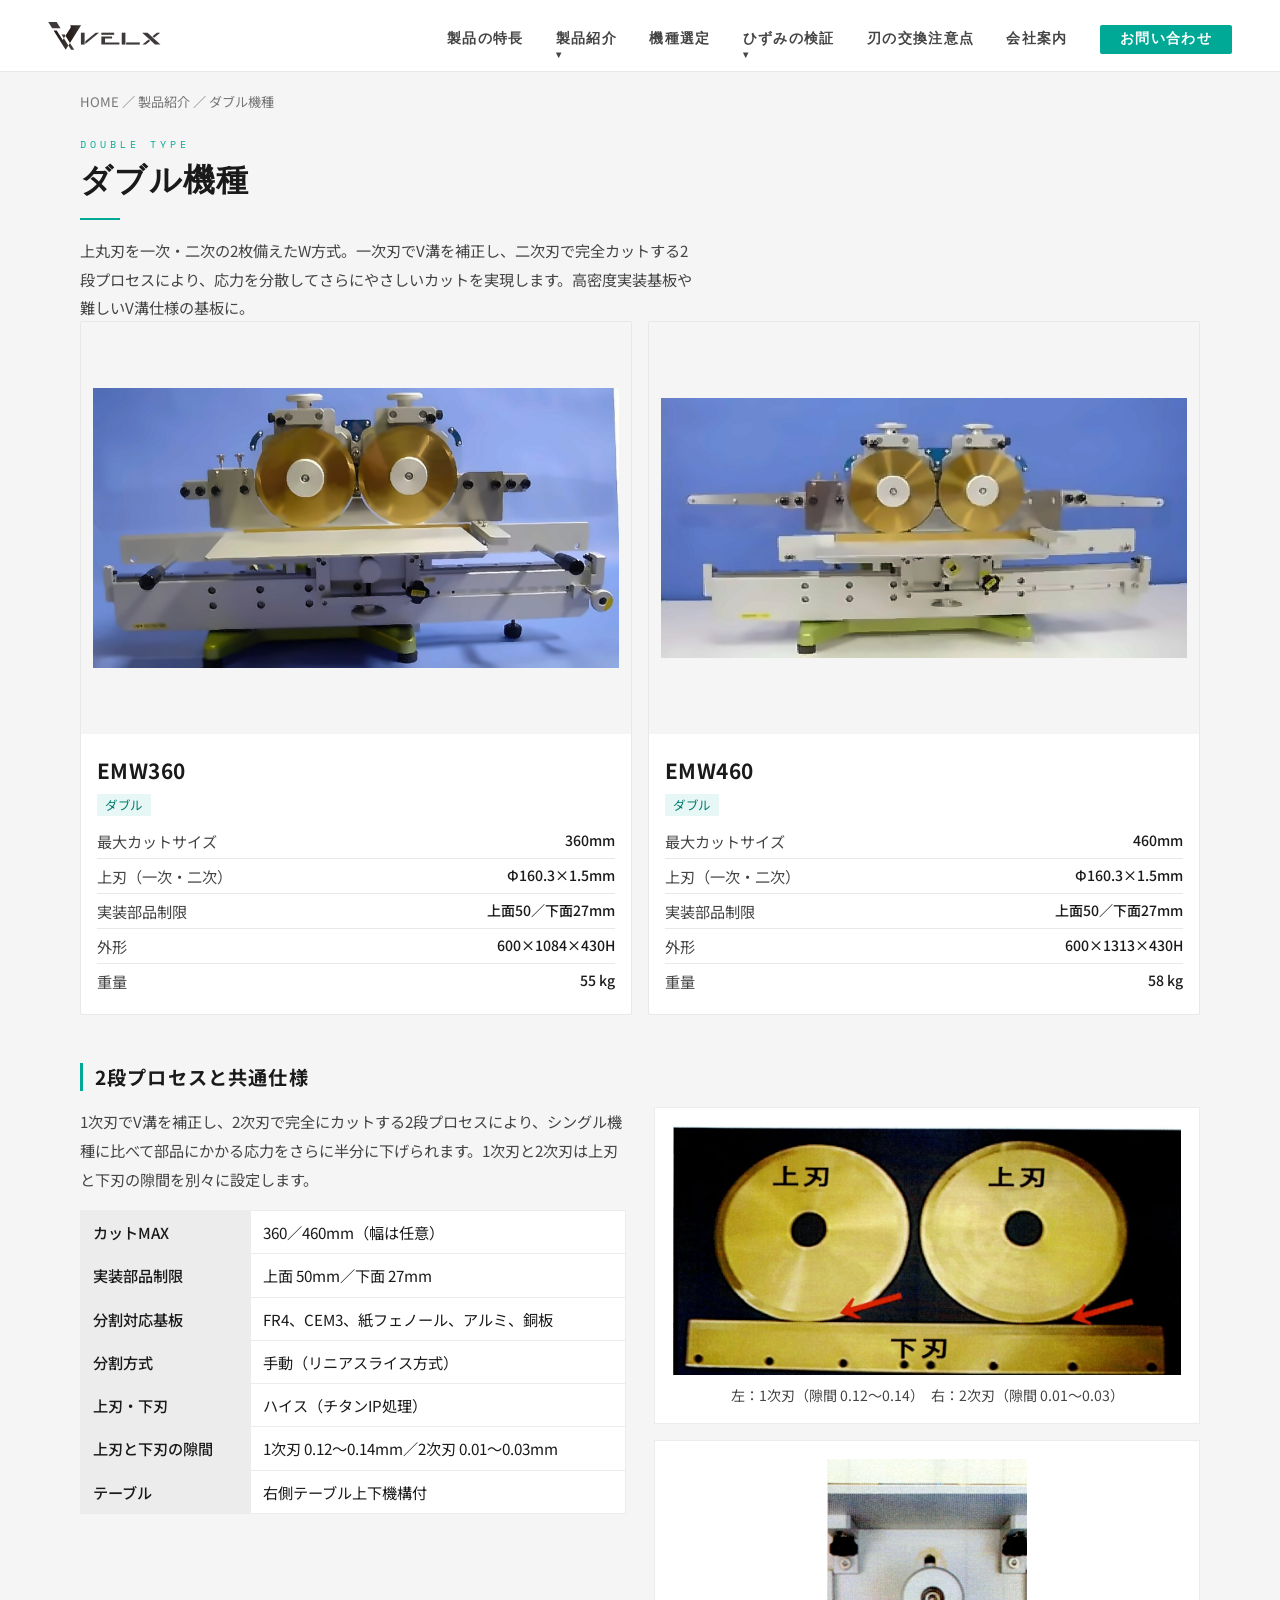
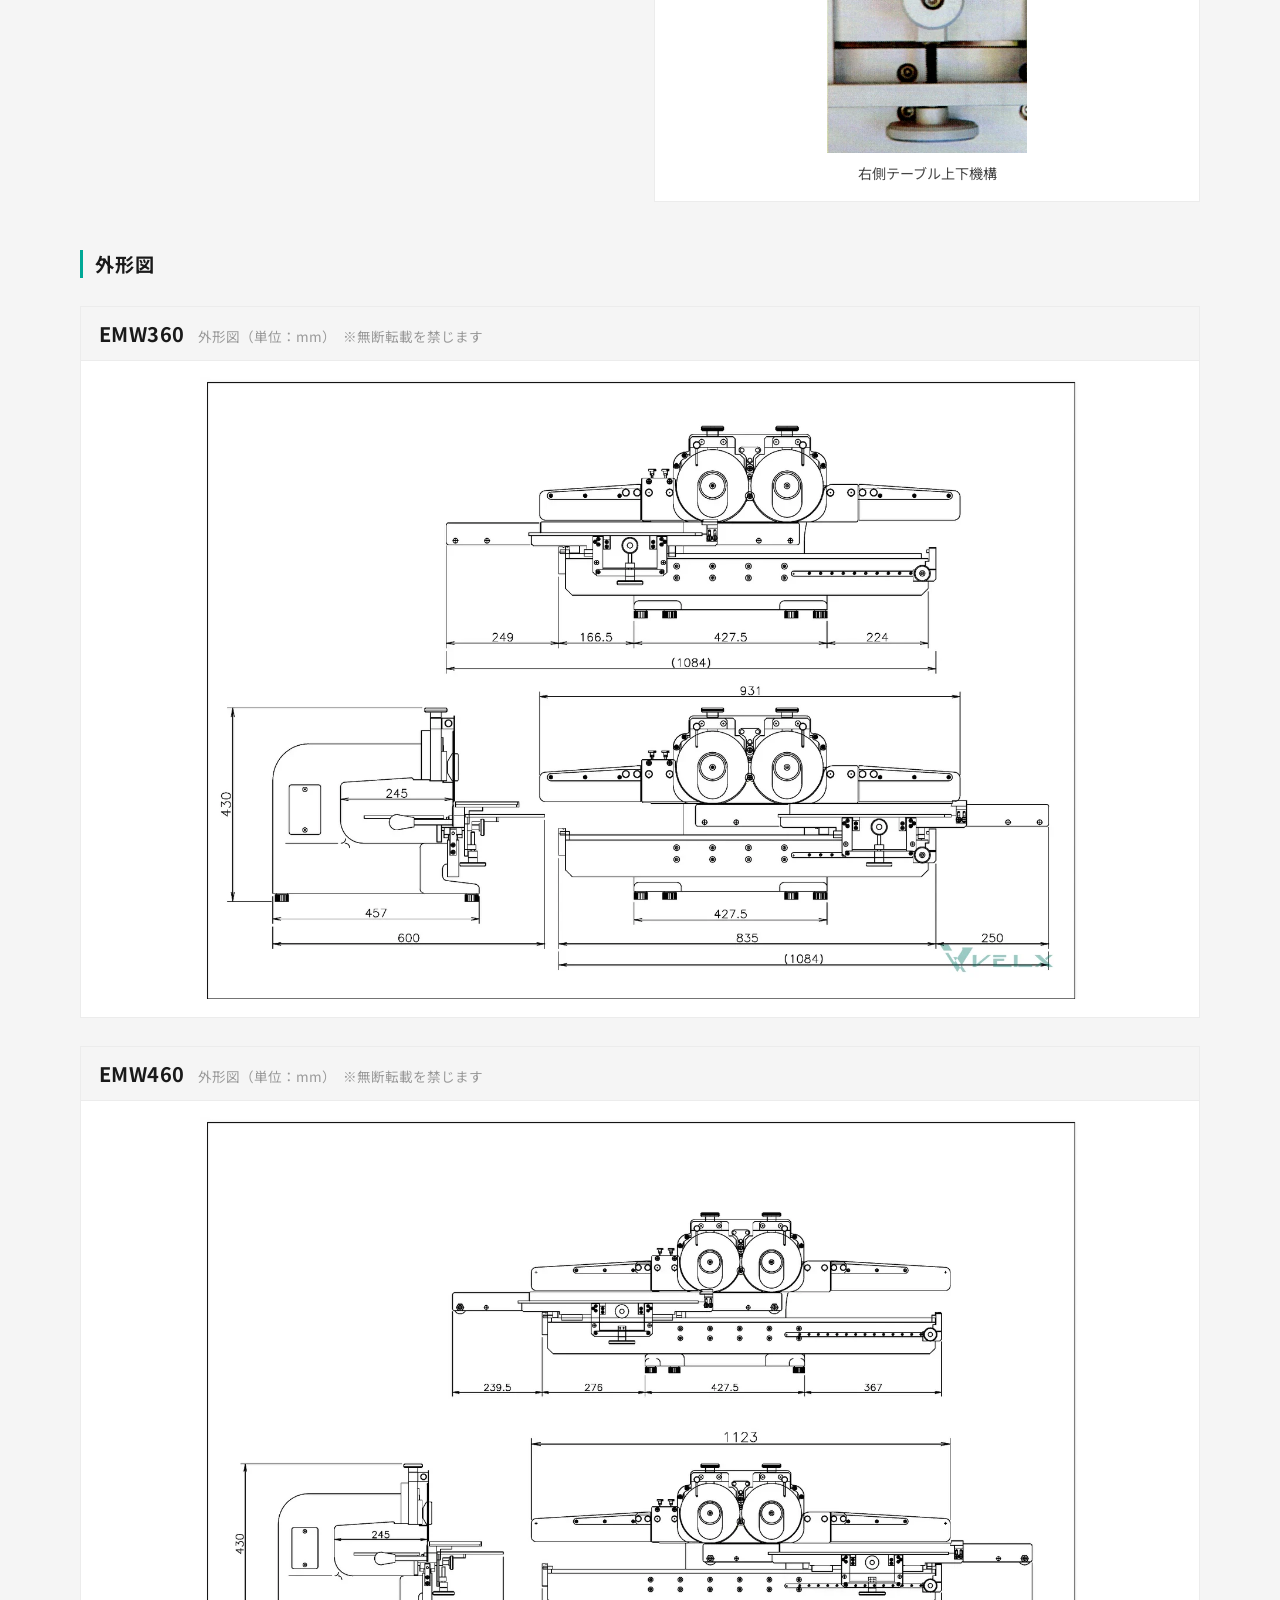
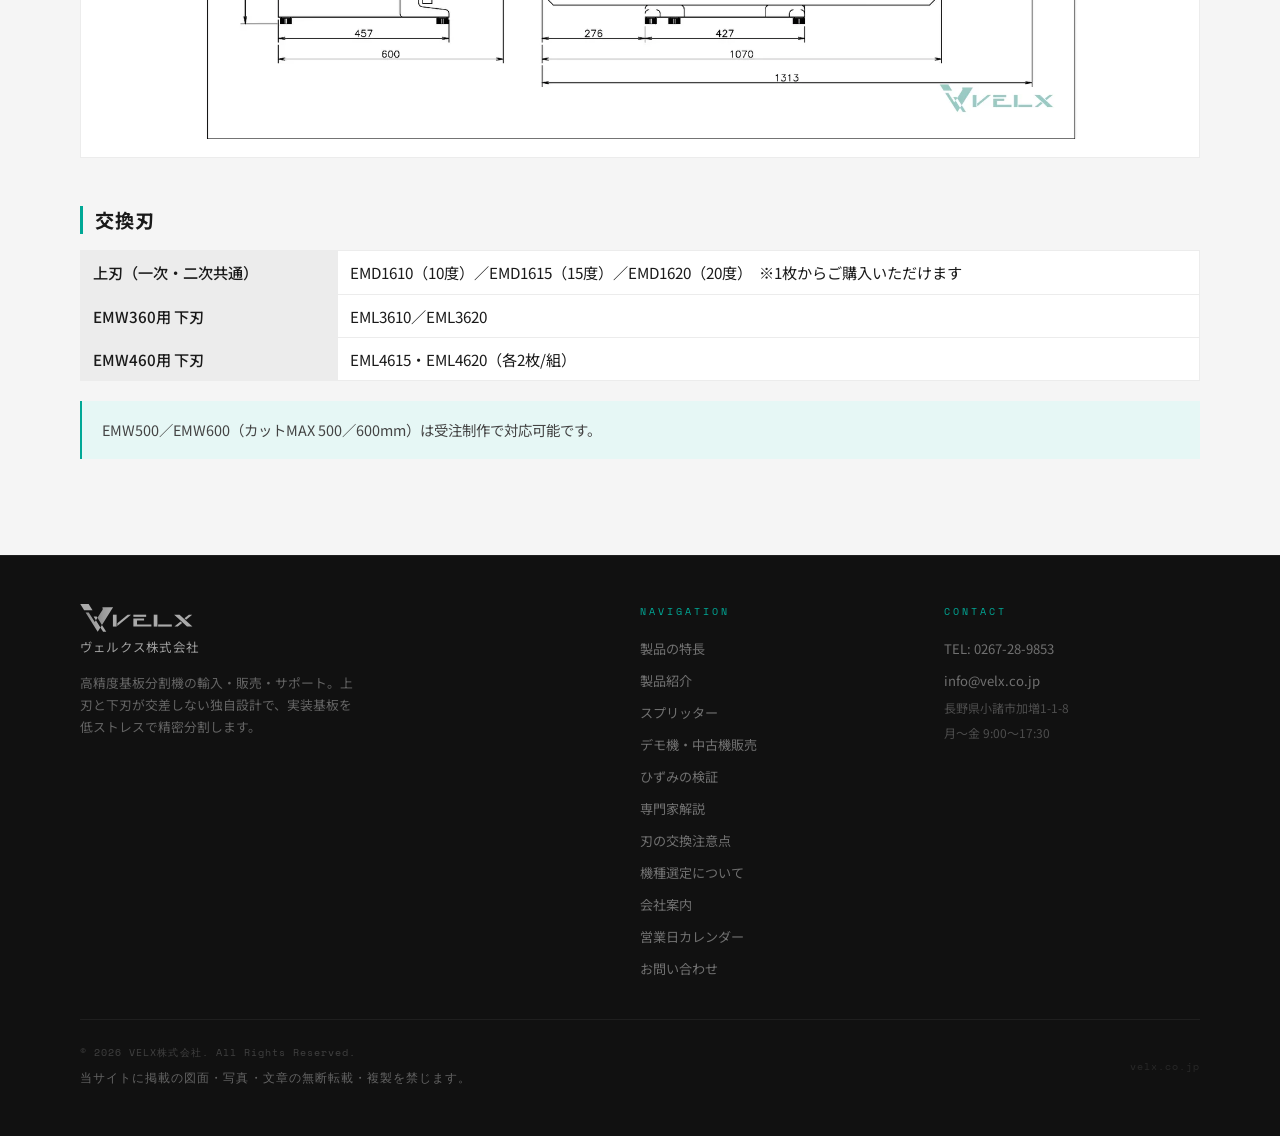
<file: products-double.html>
<!DOCTYPE html>
<html lang="ja">
<head>
<meta charset="UTF-8">
<meta name="viewport" content="width=device-width, initial-scale=1.0">
<meta name="description" content="EMW360・EMW460。一次・二次刃のW方式で応力を分散、外形図付き。">
<title>ダブル機種 | 製品紹介 | VELX株式会社</title>
<link rel="preconnect" href="https://fonts.googleapis.com">
<link rel="preconnect" href="https://fonts.gstatic.com" crossorigin>
<link href="https://fonts.googleapis.com/css2?family=Josefin+Sans:wght@300;400;600;700&family=Noto+Sans+JP:wght@300;400;500;700&family=Space+Mono:wght@400;700&display=swap" rel="stylesheet">
<link rel="stylesheet" href="assets/site.css">
</head>
<body>
<nav id="nav">
<a href="index.html" class="nav-logo">
    <svg class="velx-logo-h" viewBox="427 244 310 77" xmlns="http://www.w3.org/2000/svg">
      <defs>
        <linearGradient id="ng16" x1="442.32" y1="293.85" x2="483.06" y2="293.85" gradientUnits="userSpaceOnUse">
          <stop offset="0" stop-color="#231815"/><stop offset=".36" stop-color="#29201e"/>
          <stop offset=".95" stop-color="#3c3736"/><stop offset="1" stop-color="#3e3a39"/>
        </linearGradient>
        <linearGradient id="ng11" x1="475.02" y1="277.21" x2="517.99" y2="277.21" gradientUnits="userSpaceOnUse">
          <stop offset="0" stop-color="#231815"/><stop offset=".36" stop-color="#29201e"/>
          <stop offset=".95" stop-color="#3c3736"/><stop offset="1" stop-color="#3e3a39"/>
        </linearGradient>
      </defs>
      <polygon fill="#3e3a39" points="461.56 261.39 438.46 261.39 427.7 244.34 450.81 244.34"/>
      <polygon fill="url(#ng16)" points="483.06 308.39 475.62 320.21 442.32 267.49 450.93 267.49 467.56 293.83 470.71 288.85"/>
      <path fill="url(#ng11)" d="M517.99,252.87l-30.63,48.68-.06-.1-12.28-19.42,13.72-21.69c.63-1,.86-2.21.63-3.37l-.82-4.1h29.44Z"/>
      <polygon fill="#3e3a39" points="472.91 278.69 475.03 282.03 470.71 288.85 464.3 278.69"/>
      <polygon fill="#3e3a39" points="499.16 320.21 490.53 320.21 483.06 308.39 487.36 301.55"/>
      <polygon fill="#3e3a39" points="517.54 273.37 517.54 306.11 527.68 306.11 527.68 273.37"/>
      <polygon fill="#3e3a39" points="529.64 296.93 529.64 304.49 567.26 273.37 558.08 273.37"/>
      <rect fill="#3e3a39" x="573.72" y="273.37" width="35.21" height="5.87"/>
      <polygon fill="#3e3a39" points="583.85 300.24 583.85 289.53 603.23 289.53 603.23 283.66 583.85 283.66 573.72 283.66 573.72 289.53 573.72 300.24 573.72 306.11 583.85 306.11 623.33 306.11 623.33 300.24 583.85 300.24"/>
      <rect fill="#3e3a39" x="641.87" y="300.24" width="37.62" height="5.87"/>
      <rect fill="#3e3a39" x="629.77" y="273.37" width="10.13" height="32.75"/>
      <polygon fill="#3e3a39" points="717.23 288.54 712.88 284.51 700.85 273.37 685.95 273.37 705 291.03 709.35 295.05 721.28 306.11 736.19 306.11"/>
      <polygon fill="#3e3a39" points="735.59 273.37 726.38 273.37 714.41 283.25 718.75 287.28"/>
      <polygon fill="#3e3a39" points="686.75 306.11 695.96 306.11 707.81 296.32 703.47 292.3"/>
    </svg>
  </a>
  <ul class="nav-links">
    <li><a href="features.html">製品の特長</a></li>
    <li class="dd"><a href="products.html">製品紹介</a>
      <div class="dd-menu">
        <a href="products-single.html">シングル機種（手動）</a>
        <a href="products-motor.html">シングル機種（モーター付き）</a>
        <a href="products-double.html">ダブル機種</a>
        <a href="products-disc.html">上刃下刃 丸刃タイプ</a>
        <a href="products-splitter.html">スプリッター</a>
        <a href="used.html">デモ機・中古機販売</a>
      </div>
    </li>
    <li><a href="selection.html">機種選定</a></li>
    <li class="dd"><a href="strain.html">ひずみの検証</a>
      <div class="dd-menu">
        <a href="strain.html">ひずみの検証データ</a>
        <a href="reliability.html">専門家解説：分割法と信頼性</a>
      </div>
    </li>
    <li><a href="blade.html">刃の交換注意点</a></li>
    <li><a href="index.html#about">会社案内</a></li>
    <li><a href="index.html#contact" class="nav-contact-btn">お問い合わせ</a></li>
  </ul>
  <button class="hamburger" id="hamburger" aria-label="メニュー">
    <span></span><span></span><span></span>
  </button>
</nav>
<div class="mobile-menu" id="mobile-menu">
  <a href="features.html">製品の特長</a>
  <a href="products.html">製品紹介</a>
  <a href="products-single.html">　└ シングル機種（手動）</a>
  <a href="products-motor.html">　└ モーター付き</a>
  <a href="products-double.html">　└ ダブル機種</a>
  <a href="products-disc.html">　└ 丸刃タイプ</a>
  <a href="products-splitter.html">　└ スプリッター</a>
  <a href="used.html">　└ デモ機・中古機販売</a>
  <a href="selection.html">機種選定</a>
  <a href="strain.html">ひずみの検証</a>
  <a href="reliability.html">　└ 専門家解説：分割法と信頼性</a>
  <a href="blade.html">刃の交換注意点</a>
  <a href="index.html#about">会社案内</a>
  <a href="index.html#contact">お問い合わせ</a>
</div>

<section id="products" class="page-pad">
  <div class="crumbs"><a href="index.html">HOME</a> ／ <a href="products.html">製品紹介</a> ／ ダブル機種</div>
  <div class="reveal visible">
    <div class="section-label">DOUBLE TYPE</div>
    <h2 class="section-h2">ダブル機種</h2>
    <div class="section-divider"></div>
    <p class="section-lead">上丸刃を一次・二次の2枚備えたW方式。一次刃でV溝を補正し、二次刃で完全カットする2段プロセスにより、応力を分散してさらにやさしいカットを実現します。高密度実装基板や難しいV溝仕様の基板に。</p>
  </div>
  <div class="model-grid reveal">
      <div class="model-card">
        <img class="model-img" src="images/emw360.jpg" alt="EMW360">
        <div class="model-info">
          <div class="model-name">EMW360</div>
          <div class="model-tag">ダブル</div>
          <ul class="model-specs">
            <li>最大カットサイズ<span class="spec-val">360mm</span></li>
            <li>上刃（一次・二次）<span class="spec-val">Φ160.3×1.5mm</span></li>
            <li>実装部品制限<span class="spec-val">上面50／下面27mm</span></li>
            <li>外形<span class="spec-val">600×1084×430H</span></li>
            <li>重量<span class="spec-val">55 kg</span></li>
          </ul>
        </div>
      </div>
      <div class="model-card">
        <img class="model-img" src="images/emw460.jpg" alt="EMW460">
        <div class="model-info">
          <div class="model-name">EMW460</div>
          <div class="model-tag">ダブル</div>
          <ul class="model-specs">
            <li>最大カットサイズ<span class="spec-val">460mm</span></li>
            <li>上刃（一次・二次）<span class="spec-val">Φ160.3×1.5mm</span></li>
            <li>実装部品制限<span class="spec-val">上面50／下面27mm</span></li>
            <li>外形<span class="spec-val">600×1313×430H</span></li>
            <li>重量<span class="spec-val">58 kg</span></li>
          </ul>
        </div>
      </div>
  </div>
  <div class="subh">2段プロセスと共通仕様</div>
  <div class="two-col reveal">
    <div>
      <p class="crk-p" style="margin-bottom:16px;">1次刃でV溝を補正し、2次刃で完全にカットする2段プロセスにより、シングル機種に比べて部品にかかる応力をさらに半分に下げられます。1次刃と2次刃は上刃と下刃の隙間を別々に設定します。</p>
      <table class="stbl">
        <tr><th>カットMAX</th><td>360／460mm（幅は任意）</td></tr>
        <tr><th>実装部品制限</th><td>上面 50mm／下面 27mm</td></tr>
        <tr><th>分割対応基板</th><td>FR4、CEM3、紙フェノール、アルミ、銅板</td></tr>
        <tr><th>分割方式</th><td>手動（リニアスライス方式）</td></tr>
        <tr><th>上刃・下刃</th><td>ハイス（チタンIP処理）</td></tr>
        <tr><th>上刃と下刃の隙間</th><td>1次刃 0.12〜0.14mm／2次刃 0.01〜0.03mm</td></tr>
        <tr><th>テーブル</th><td>右側テーブル上下機構付</td></tr>
      </table>
    </div>
    <div>
      <div class="dwg-card"><img src="images/blades-emw.webp" alt="1次刃・2次刃と下刃" class="img-limit" style="max-width:520px;"><div class="imgcap">左：1次刃（隙間 0.12〜0.14）　右：2次刃（隙間 0.01〜0.03）</div></div>
      <div class="dwg-card" style="margin-top:16px;"><img src="images/table-lift.webp" alt="右側テーブル上下機構" class="img-limit" style="max-width:200px;"><div class="imgcap">右側テーブル上下機構</div></div>
    </div>
  </div>
  <div class="subh">外形図</div>
  <div class="dwg-grid">
    <div class="dwg-card reveal"><div class="dwg-head"><span class="dwg-model">EMW360</span><span class="dwg-note">外形図（単位：mm）　※無断転載を禁じます</span></div><img src="images/dwg-emw360.webp" alt="EMW360 外形図（単位：mm）" style="max-width:880px;margin:0 auto;"></div>
    <div class="dwg-card reveal"><div class="dwg-head"><span class="dwg-model">EMW460</span><span class="dwg-note">外形図（単位：mm）　※無断転載を禁じます</span></div><img src="images/dwg-emw460.webp" alt="EMW460 外形図（単位：mm）" style="max-width:880px;margin:0 auto;"></div>
  </div>
  <div class="subh">交換刃</div>
  <table class="stbl">
    <tr><th>上刃（一次・二次共通）</th><td>EMD1610（10度）／EMD1615（15度）／EMD1620（20度）　※1枚からご購入いただけます</td></tr>
    <tr><th>EMW360用 下刃</th><td>EML3610／EML3620</td></tr>
    <tr><th>EMW460用 下刃</th><td>EML4615・EML4620（各2枚/組）</td></tr>
  </table>
  <div class="note-box reveal">EMW500／EMW600（カットMAX 500／600mm）は受注制作で対応可能です。</div>
</section>
<footer>
  <div class="footer-grid">
    <div class="footer-brand">
      <div style="margin-bottom:12px">
        <svg class="velx-logo-h" viewBox="427 244 310 77" xmlns="http://www.w3.org/2000/svg">
          <defs>
            <linearGradient id="fg16" x1="442.32" y1="293.85" x2="483.06" y2="293.85" gradientUnits="userSpaceOnUse">
              <stop offset="0" stop-color="#888"/><stop offset=".36" stop-color="#999"/>
              <stop offset=".95" stop-color="#aaa"/><stop offset="1" stop-color="#bbb"/>
            </linearGradient>
            <linearGradient id="fg11" x1="475.02" y1="277.21" x2="517.99" y2="277.21" gradientUnits="userSpaceOnUse">
              <stop offset="0" stop-color="#888"/><stop offset=".36" stop-color="#999"/>
              <stop offset=".95" stop-color="#aaa"/><stop offset="1" stop-color="#bbb"/>
            </linearGradient>
          </defs>
          <polygon fill="#aaa" points="461.56 261.39 438.46 261.39 427.7 244.34 450.81 244.34"/>
          <polygon fill="url(#fg16)" points="483.06 308.39 475.62 320.21 442.32 267.49 450.93 267.49 467.56 293.83 470.71 288.85"/>
          <path fill="url(#fg11)" d="M517.99,252.87l-30.63,48.68-.06-.1-12.28-19.42,13.72-21.69c.63-1,.86-2.21.63-3.37l-.82-4.1h29.44Z"/>
          <polygon fill="#aaa" points="472.91 278.69 475.03 282.03 470.71 288.85 464.3 278.69"/>
          <polygon fill="#aaa" points="499.16 320.21 490.53 320.21 483.06 308.39 487.36 301.55"/>
          <polygon fill="#aaa" points="517.54 273.37 517.54 306.11 527.68 306.11 527.68 273.37"/>
          <polygon fill="#aaa" points="529.64 296.93 529.64 304.49 567.26 273.37 558.08 273.37"/>
          <rect fill="#aaa" x="573.72" y="273.37" width="35.21" height="5.87"/>
          <polygon fill="#aaa" points="583.85 300.24 583.85 289.53 603.23 289.53 603.23 283.66 583.85 283.66 573.72 283.66 573.72 289.53 573.72 300.24 573.72 306.11 583.85 306.11 623.33 306.11 623.33 300.24 583.85 300.24"/>
          <rect fill="#aaa" x="641.87" y="300.24" width="37.62" height="5.87"/>
          <rect fill="#aaa" x="629.77" y="273.37" width="10.13" height="32.75"/>
          <polygon fill="#aaa" points="717.23 288.54 712.88 284.51 700.85 273.37 685.95 273.37 705 291.03 709.35 295.05 721.28 306.11 736.19 306.11"/>
          <polygon fill="#aaa" points="735.59 273.37 726.38 273.37 714.41 283.25 718.75 287.28"/>
          <polygon fill="#aaa" points="686.75 306.11 695.96 306.11 707.81 296.32 703.47 292.3"/>
        </svg>
        <div style="font-size:0.78rem;color:rgba(255,255,255,0.6);letter-spacing:0.1em;margin-top:6px;">ヴェルクス株式会社</div>
      </div>
      <p class="footer-tagline">高精度基板分割機の輸入・販売・サポート。上刃と下刃が交差しない独自設計で、実装基板を低ストレスで精密分割します。</p>
    </div>
    <div>
      <div class="footer-col-title">NAVIGATION</div>
      <ul class="footer-links">
        <li><a href="features.html">製品の特長</a></li>
        <li><a href="products.html">製品紹介</a></li><li><a href="products-splitter.html">スプリッター</a></li><li><a href="used.html">デモ機・中古機販売</a></li><li><a href="strain.html">ひずみの検証</a></li><li><a href="reliability.html">専門家解説</a></li><li><a href="blade.html">刃の交換注意点</a></li>
        <li><a href="selection.html">機種選定について</a></li>
        <li><a href="index.html#about">会社案内</a></li>
        <li><a href="index.html#calendar">営業日カレンダー</a></li>
        <li><a href="index.html#contact">お問い合わせ</a></li>
      </ul>
    </div>
    <div>
      <div class="footer-col-title">CONTACT</div>
      <ul class="footer-links">
        <li><a href="tel:0267-28-9853">TEL: 0267-28-9853</a></li>
        <li><a href="mailto:info@velx.co.jp">info@velx.co.jp</a></li>
        <li style="color:rgba(255,255,255,0.25);font-size:0.75rem;">長野県小諸市加増1-1-8</li>
        <li style="color:rgba(255,255,255,0.25);font-size:0.75rem;">月〜金 9:00〜17:30</li>
      </ul>
    </div>
  </div>
  <div class="footer-bottom">
    <span class="footer-copy">© 2026 VELX株式会社. All Rights Reserved.<div class="footer-notice">当サイトに掲載の図面・写真・文章の無断転載・複製を禁じます。</div></span>
    <span class="footer-copy" style="opacity:0.5">velx.co.jp</span>
  </div>
</footer>
<script src="assets/calendar-data.js"></script>
<script src="assets/calendar.js"></script>
<script src="assets/site.js"></script>
</body>
</html>
</file>
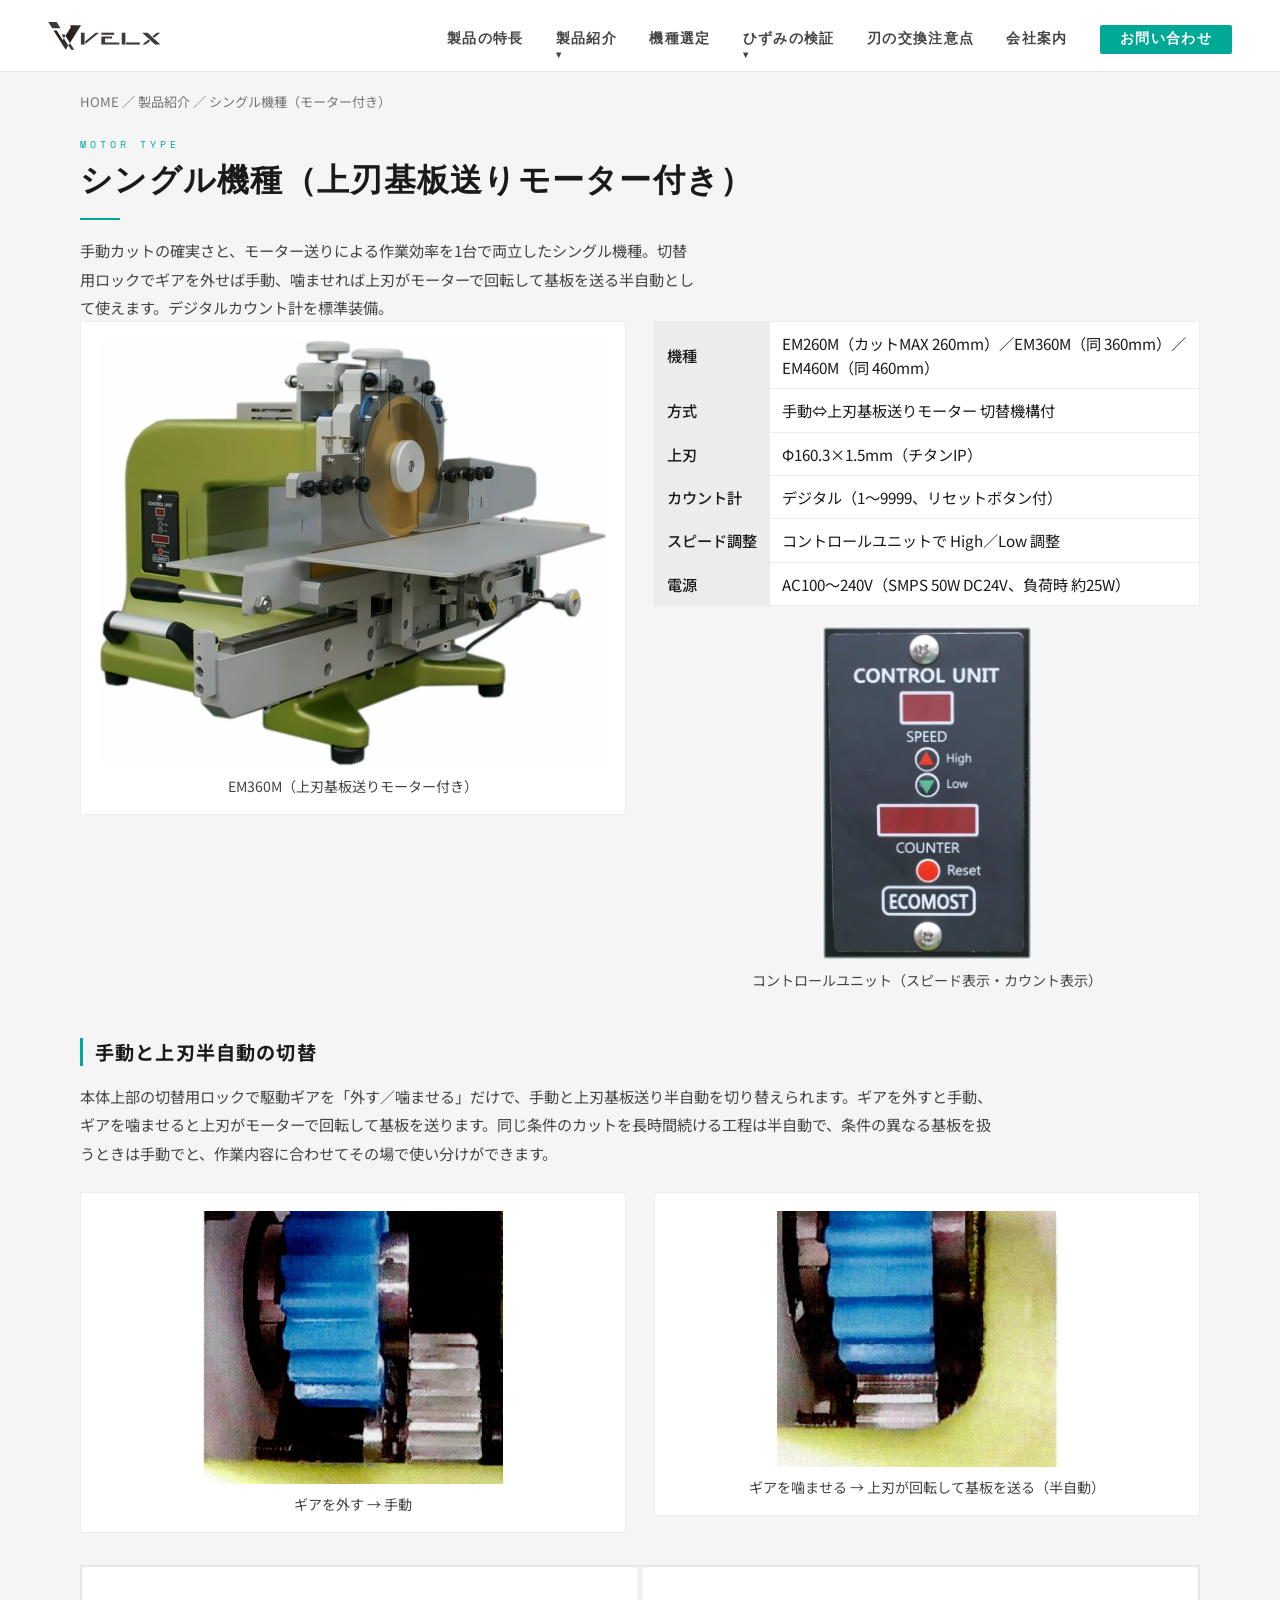
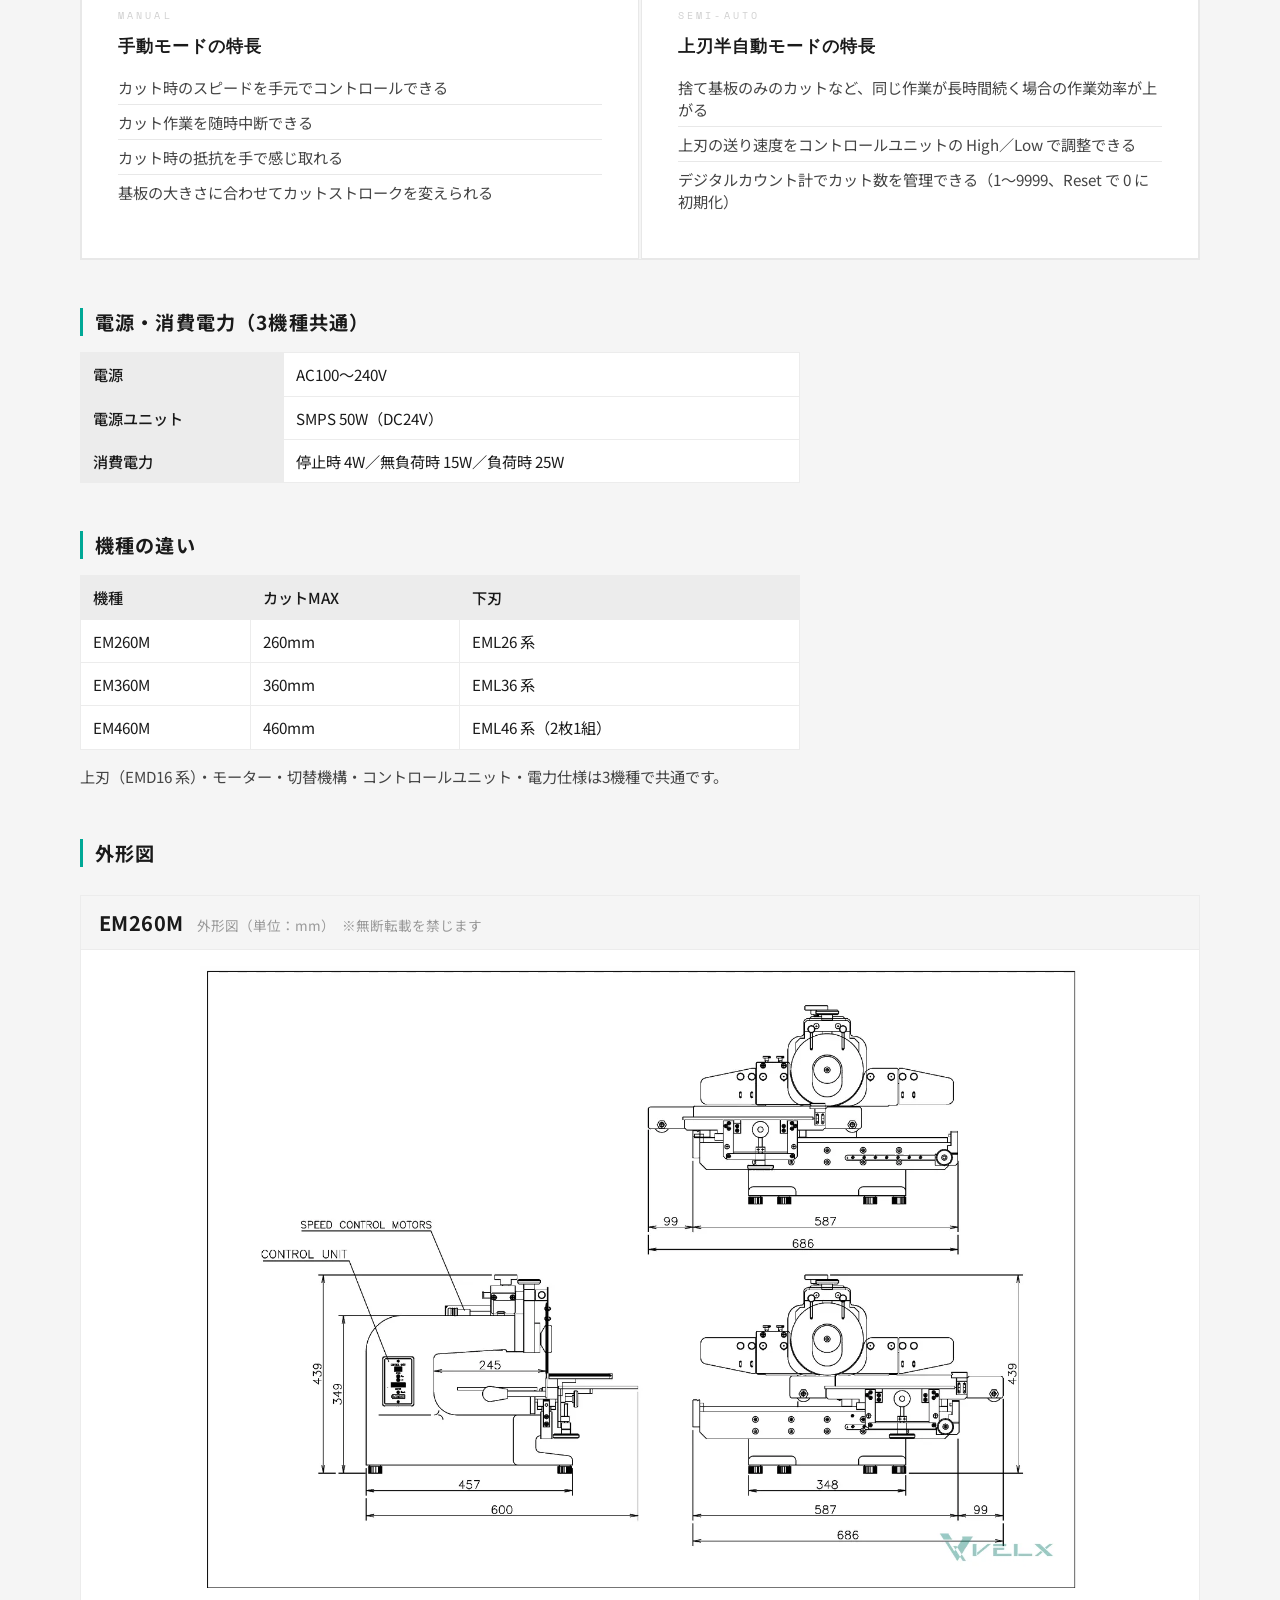
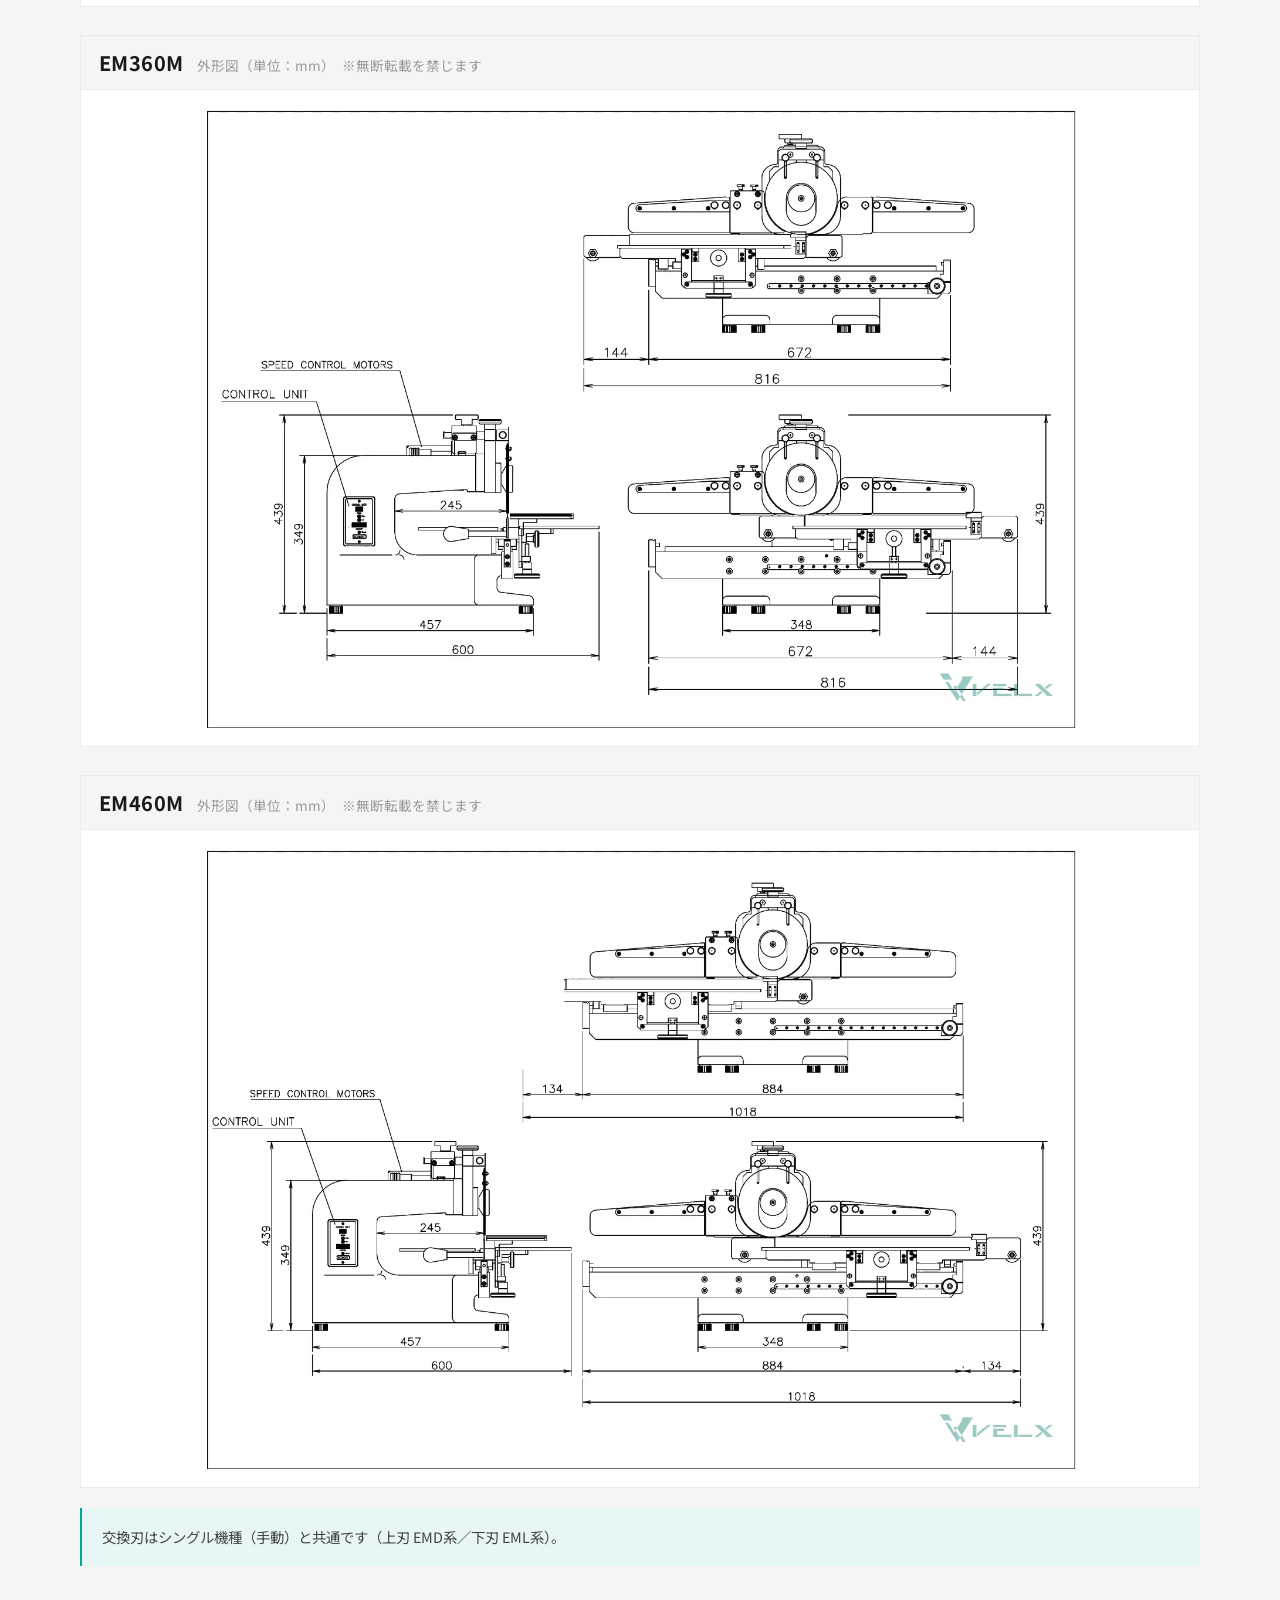
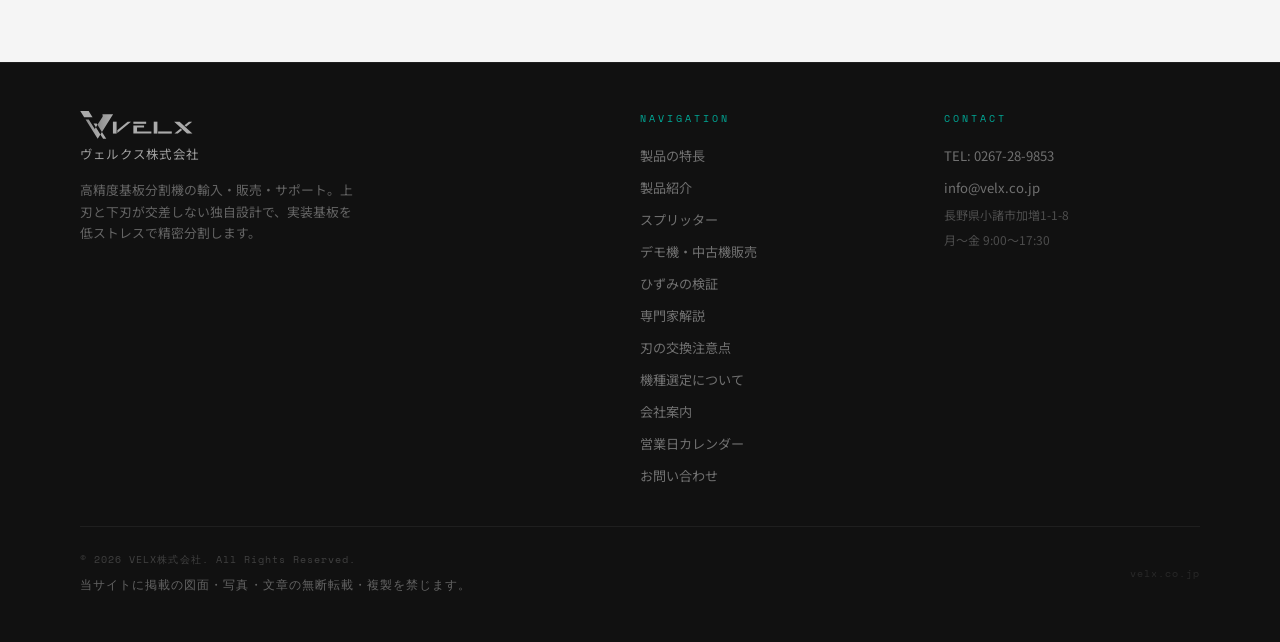
<file: products-motor.html>
<!DOCTYPE html>
<html lang="ja">
<head>
<meta charset="UTF-8">
<meta name="viewport" content="width=device-width, initial-scale=1.0">
<meta name="description" content="EM260M・EM360M・EM460M。手動⇔上刃基板送りモーター切替機構付きシングル機種。手動／半自動それぞれの特長、コントロールユニット、消費電力、外形図。">
<title>シングル機種（モーター付き） | 製品紹介 | VELX株式会社</title>
<link rel="preconnect" href="https://fonts.googleapis.com">
<link rel="preconnect" href="https://fonts.gstatic.com" crossorigin>
<link href="https://fonts.googleapis.com/css2?family=Josefin+Sans:wght@300;400;600;700&family=Noto+Sans+JP:wght@300;400;500;700&family=Space+Mono:wght@400;700&display=swap" rel="stylesheet">
<link rel="stylesheet" href="assets/site.css">
</head>
<body>
<nav id="nav">
<a href="index.html" class="nav-logo">
    <svg class="velx-logo-h" viewBox="427 244 310 77" xmlns="http://www.w3.org/2000/svg">
      <defs>
        <linearGradient id="ng16" x1="442.32" y1="293.85" x2="483.06" y2="293.85" gradientUnits="userSpaceOnUse">
          <stop offset="0" stop-color="#231815"/><stop offset=".36" stop-color="#29201e"/>
          <stop offset=".95" stop-color="#3c3736"/><stop offset="1" stop-color="#3e3a39"/>
        </linearGradient>
        <linearGradient id="ng11" x1="475.02" y1="277.21" x2="517.99" y2="277.21" gradientUnits="userSpaceOnUse">
          <stop offset="0" stop-color="#231815"/><stop offset=".36" stop-color="#29201e"/>
          <stop offset=".95" stop-color="#3c3736"/><stop offset="1" stop-color="#3e3a39"/>
        </linearGradient>
      </defs>
      <polygon fill="#3e3a39" points="461.56 261.39 438.46 261.39 427.7 244.34 450.81 244.34"/>
      <polygon fill="url(#ng16)" points="483.06 308.39 475.62 320.21 442.32 267.49 450.93 267.49 467.56 293.83 470.71 288.85"/>
      <path fill="url(#ng11)" d="M517.99,252.87l-30.63,48.68-.06-.1-12.28-19.42,13.72-21.69c.63-1,.86-2.21.63-3.37l-.82-4.1h29.44Z"/>
      <polygon fill="#3e3a39" points="472.91 278.69 475.03 282.03 470.71 288.85 464.3 278.69"/>
      <polygon fill="#3e3a39" points="499.16 320.21 490.53 320.21 483.06 308.39 487.36 301.55"/>
      <polygon fill="#3e3a39" points="517.54 273.37 517.54 306.11 527.68 306.11 527.68 273.37"/>
      <polygon fill="#3e3a39" points="529.64 296.93 529.64 304.49 567.26 273.37 558.08 273.37"/>
      <rect fill="#3e3a39" x="573.72" y="273.37" width="35.21" height="5.87"/>
      <polygon fill="#3e3a39" points="583.85 300.24 583.85 289.53 603.23 289.53 603.23 283.66 583.85 283.66 573.72 283.66 573.72 289.53 573.72 300.24 573.72 306.11 583.85 306.11 623.33 306.11 623.33 300.24 583.85 300.24"/>
      <rect fill="#3e3a39" x="641.87" y="300.24" width="37.62" height="5.87"/>
      <rect fill="#3e3a39" x="629.77" y="273.37" width="10.13" height="32.75"/>
      <polygon fill="#3e3a39" points="717.23 288.54 712.88 284.51 700.85 273.37 685.95 273.37 705 291.03 709.35 295.05 721.28 306.11 736.19 306.11"/>
      <polygon fill="#3e3a39" points="735.59 273.37 726.38 273.37 714.41 283.25 718.75 287.28"/>
      <polygon fill="#3e3a39" points="686.75 306.11 695.96 306.11 707.81 296.32 703.47 292.3"/>
    </svg>
  </a>
  <ul class="nav-links">
    <li><a href="features.html">製品の特長</a></li>
    <li class="dd"><a href="products.html">製品紹介</a>
      <div class="dd-menu">
        <a href="products-single.html">シングル機種（手動）</a>
        <a href="products-motor.html">シングル機種（モーター付き）</a>
        <a href="products-double.html">ダブル機種</a>
        <a href="products-disc.html">上刃下刃 丸刃タイプ</a>
        <a href="products-splitter.html">スプリッター</a>
        <a href="used.html">デモ機・中古機販売</a>
      </div>
    </li>
    <li><a href="selection.html">機種選定</a></li>
    <li class="dd"><a href="strain.html">ひずみの検証</a>
      <div class="dd-menu">
        <a href="strain.html">ひずみの検証データ</a>
        <a href="reliability.html">専門家解説：分割法と信頼性</a>
      </div>
    </li>
    <li><a href="blade.html">刃の交換注意点</a></li>
    <li><a href="index.html#about">会社案内</a></li>
    <li><a href="index.html#contact" class="nav-contact-btn">お問い合わせ</a></li>
  </ul>
  <button class="hamburger" id="hamburger" aria-label="メニュー">
    <span></span><span></span><span></span>
  </button>
</nav>
<div class="mobile-menu" id="mobile-menu">
  <a href="features.html">製品の特長</a>
  <a href="products.html">製品紹介</a>
  <a href="products-single.html">　└ シングル機種（手動）</a>
  <a href="products-motor.html">　└ モーター付き</a>
  <a href="products-double.html">　└ ダブル機種</a>
  <a href="products-disc.html">　└ 丸刃タイプ</a>
  <a href="products-splitter.html">　└ スプリッター</a>
  <a href="used.html">　└ デモ機・中古機販売</a>
  <a href="selection.html">機種選定</a>
  <a href="strain.html">ひずみの検証</a>
  <a href="reliability.html">　└ 専門家解説：分割法と信頼性</a>
  <a href="blade.html">刃の交換注意点</a>
  <a href="index.html#about">会社案内</a>
  <a href="index.html#contact">お問い合わせ</a>
</div>

<section id="products" class="page-pad">
  <div class="crumbs"><a href="index.html">HOME</a> ／ <a href="products.html">製品紹介</a> ／ シングル機種（モーター付き）</div>
  <div class="reveal visible">
    <div class="section-label">MOTOR TYPE</div>
    <h2 class="section-h2">シングル機種（上刃基板送りモーター付き）</h2>
    <div class="section-divider"></div>
    <p class="section-lead">手動カットの確実さと、モーター送りによる作業効率を1台で両立したシングル機種。切替用ロックでギアを外せば手動、噛ませれば上刃がモーターで回転して基板を送る半自動として使えます。デジタルカウント計を標準装備。</p>
  </div>
  <div class="two-col reveal">
    <div class="dwg-card"><img src="images/em360m.jpg" alt="EM360M" class="img-limit" style="max-width:560px;"><div class="imgcap">EM360M（上刃基板送りモーター付き）</div></div>
    <div>
      <table class="stbl">
        <tr><th>機種</th><td>EM260M（カットMAX 260mm）／EM360M（同 360mm）／EM460M（同 460mm）</td></tr>
        <tr><th>方式</th><td>手動⇔上刃基板送りモーター 切替機構付</td></tr>
        <tr><th>上刃</th><td>Φ160.3×1.5mm（チタンIP）</td></tr>
        <tr><th>カウント計</th><td>デジタル（1〜9999、リセットボタン付）</td></tr>
        <tr><th>スピード調整</th><td>コントロールユニットで High／Low 調整</td></tr>
        <tr><th>電源</th><td>AC100〜240V（SMPS 50W DC24V、負荷時 約25W）</td></tr>
      </table>
      <div style="margin-top:20px;text-align:center;"><img src="images/controlunit.webp" alt="コントロールユニット" class="img-limit" style="max-width:210px;"><div class="imgcap">コントロールユニット（スピード表示・カウント表示）</div></div>
    </div>
  </div>
  <div class="subh">手動と上刃半自動の切替</div>
  <p class="crk-p reveal">本体上部の切替用ロックで駆動ギアを「外す／噛ませる」だけで、手動と上刃基板送り半自動を切り替えられます。ギアを外すと手動、ギアを噛ませると上刃がモーターで回転して基板を送ります。同じ条件のカットを長時間続ける工程は半自動で、条件の異なる基板を扱うときは手動でと、作業内容に合わせてその場で使い分けができます。</p>
  <div class="two-col reveal" style="margin-top:24px;">
    <div class="dwg-card"><img src="images/motor-gear-off.webp" alt="ギアを外した状態（手動）" class="img-limit" style="max-width:300px;"><div class="imgcap">ギアを外す → 手動</div></div>
    <div class="dwg-card"><img src="images/motor-gear-on.webp" alt="ギアを噛ませた状態（上刃が回転）" class="img-limit" style="max-width:300px;"><div class="imgcap">ギアを噛ませる → 上刃が回転して基板を送る（半自動）</div></div>
  </div>
  <div class="features-grid reveal" style="grid-template-columns:repeat(2,1fr);margin-top:32px;">
    <div class="feat-card">
      <div class="feat-num">MANUAL</div>
      <div class="feat-title">手動モードの特長</div>
      <ul class="model-specs" style="margin-top:12px;">
        <li>カット時のスピードを手元でコントロールできる</li>
        <li>カット作業を随時中断できる</li>
        <li>カット時の抵抗を手で感じ取れる</li>
        <li>基板の大きさに合わせてカットストロークを変えられる</li>
      </ul>
    </div>
    <div class="feat-card">
      <div class="feat-num">SEMI-AUTO</div>
      <div class="feat-title">上刃半自動モードの特長</div>
      <ul class="model-specs" style="margin-top:12px;">
        <li>捨て基板のみのカットなど、同じ作業が長時間続く場合の作業効率が上がる</li>
        <li>上刃の送り速度をコントロールユニットの High／Low で調整できる</li>
        <li>デジタルカウント計でカット数を管理できる（1〜9999、Reset で 0 に初期化）</li>
      </ul>
    </div>
  </div>
  <div class="subh">電源・消費電力（3機種共通）</div>
  <table class="stbl reveal" style="max-width:720px;">
    <tr><th>電源</th><td>AC100〜240V</td></tr>
    <tr><th>電源ユニット</th><td>SMPS 50W（DC24V）</td></tr>
    <tr><th>消費電力</th><td>停止時 4W／無負荷時 15W／負荷時 25W</td></tr>
  </table>
  <div class="subh">機種の違い</div>
  <table class="stbl reveal" style="max-width:720px;">
    <tr><th>機種</th><th>カットMAX</th><th>下刃</th></tr>
    <tr><td>EM260M</td><td>260mm</td><td>EML26 系</td></tr>
    <tr><td>EM360M</td><td>360mm</td><td>EML36 系</td></tr>
    <tr><td>EM460M</td><td>460mm</td><td>EML46 系（2枚1組）</td></tr>
  </table>
  <p class="crk-p" style="margin-top:12px;">上刃（EMD16 系）・モーター・切替機構・コントロールユニット・電力仕様は3機種で共通です。</p>
  <div class="subh">外形図</div>
  <div class="dwg-grid">
    <div class="dwg-card reveal"><div class="dwg-head"><span class="dwg-model">EM260M</span><span class="dwg-note">外形図（単位：mm）　※無断転載を禁じます</span></div><img src="images/dwg-em260m.webp" alt="EM260M 外形図（単位：mm）" style="max-width:880px;margin:0 auto;"></div>
    <div class="dwg-card reveal"><div class="dwg-head"><span class="dwg-model">EM360M</span><span class="dwg-note">外形図（単位：mm）　※無断転載を禁じます</span></div><img src="images/dwg-em360m.webp" alt="EM360M 外形図（単位：mm）" style="max-width:880px;margin:0 auto;"></div>
    <div class="dwg-card reveal"><div class="dwg-head"><span class="dwg-model">EM460M</span><span class="dwg-note">外形図（単位：mm）　※無断転載を禁じます</span></div><img src="images/dwg-em460m.webp" alt="EM460M 外形図（単位：mm）" style="max-width:880px;margin:0 auto;"></div>
  </div>
  <div class="note-box reveal">交換刃はシングル機種（手動）と共通です（上刃 EMD系／下刃 EML系）。</div>
</section>
<footer>
  <div class="footer-grid">
    <div class="footer-brand">
      <div style="margin-bottom:12px">
        <svg class="velx-logo-h" viewBox="427 244 310 77" xmlns="http://www.w3.org/2000/svg">
          <defs>
            <linearGradient id="fg16" x1="442.32" y1="293.85" x2="483.06" y2="293.85" gradientUnits="userSpaceOnUse">
              <stop offset="0" stop-color="#888"/><stop offset=".36" stop-color="#999"/>
              <stop offset=".95" stop-color="#aaa"/><stop offset="1" stop-color="#bbb"/>
            </linearGradient>
            <linearGradient id="fg11" x1="475.02" y1="277.21" x2="517.99" y2="277.21" gradientUnits="userSpaceOnUse">
              <stop offset="0" stop-color="#888"/><stop offset=".36" stop-color="#999"/>
              <stop offset=".95" stop-color="#aaa"/><stop offset="1" stop-color="#bbb"/>
            </linearGradient>
          </defs>
          <polygon fill="#aaa" points="461.56 261.39 438.46 261.39 427.7 244.34 450.81 244.34"/>
          <polygon fill="url(#fg16)" points="483.06 308.39 475.62 320.21 442.32 267.49 450.93 267.49 467.56 293.83 470.71 288.85"/>
          <path fill="url(#fg11)" d="M517.99,252.87l-30.63,48.68-.06-.1-12.28-19.42,13.72-21.69c.63-1,.86-2.21.63-3.37l-.82-4.1h29.44Z"/>
          <polygon fill="#aaa" points="472.91 278.69 475.03 282.03 470.71 288.85 464.3 278.69"/>
          <polygon fill="#aaa" points="499.16 320.21 490.53 320.21 483.06 308.39 487.36 301.55"/>
          <polygon fill="#aaa" points="517.54 273.37 517.54 306.11 527.68 306.11 527.68 273.37"/>
          <polygon fill="#aaa" points="529.64 296.93 529.64 304.49 567.26 273.37 558.08 273.37"/>
          <rect fill="#aaa" x="573.72" y="273.37" width="35.21" height="5.87"/>
          <polygon fill="#aaa" points="583.85 300.24 583.85 289.53 603.23 289.53 603.23 283.66 583.85 283.66 573.72 283.66 573.72 289.53 573.72 300.24 573.72 306.11 583.85 306.11 623.33 306.11 623.33 300.24 583.85 300.24"/>
          <rect fill="#aaa" x="641.87" y="300.24" width="37.62" height="5.87"/>
          <rect fill="#aaa" x="629.77" y="273.37" width="10.13" height="32.75"/>
          <polygon fill="#aaa" points="717.23 288.54 712.88 284.51 700.85 273.37 685.95 273.37 705 291.03 709.35 295.05 721.28 306.11 736.19 306.11"/>
          <polygon fill="#aaa" points="735.59 273.37 726.38 273.37 714.41 283.25 718.75 287.28"/>
          <polygon fill="#aaa" points="686.75 306.11 695.96 306.11 707.81 296.32 703.47 292.3"/>
        </svg>
        <div style="font-size:0.78rem;color:rgba(255,255,255,0.6);letter-spacing:0.1em;margin-top:6px;">ヴェルクス株式会社</div>
      </div>
      <p class="footer-tagline">高精度基板分割機の輸入・販売・サポート。上刃と下刃が交差しない独自設計で、実装基板を低ストレスで精密分割します。</p>
    </div>
    <div>
      <div class="footer-col-title">NAVIGATION</div>
      <ul class="footer-links">
        <li><a href="features.html">製品の特長</a></li>
        <li><a href="products.html">製品紹介</a></li><li><a href="products-splitter.html">スプリッター</a></li><li><a href="used.html">デモ機・中古機販売</a></li><li><a href="strain.html">ひずみの検証</a></li><li><a href="reliability.html">専門家解説</a></li><li><a href="blade.html">刃の交換注意点</a></li>
        <li><a href="selection.html">機種選定について</a></li>
        <li><a href="index.html#about">会社案内</a></li>
        <li><a href="index.html#calendar">営業日カレンダー</a></li>
        <li><a href="index.html#contact">お問い合わせ</a></li>
      </ul>
    </div>
    <div>
      <div class="footer-col-title">CONTACT</div>
      <ul class="footer-links">
        <li><a href="tel:0267-28-9853">TEL: 0267-28-9853</a></li>
        <li><a href="mailto:info@velx.co.jp">info@velx.co.jp</a></li>
        <li style="color:rgba(255,255,255,0.25);font-size:0.75rem;">長野県小諸市加増1-1-8</li>
        <li style="color:rgba(255,255,255,0.25);font-size:0.75rem;">月〜金 9:00〜17:30</li>
      </ul>
    </div>
  </div>
  <div class="footer-bottom">
    <span class="footer-copy">© 2026 VELX株式会社. All Rights Reserved.<div class="footer-notice">当サイトに掲載の図面・写真・文章の無断転載・複製を禁じます。</div></span>
    <span class="footer-copy" style="opacity:0.5">velx.co.jp</span>
  </div>
</footer>
<script src="assets/calendar-data.js"></script>
<script src="assets/calendar.js"></script>
<script src="assets/site.js"></script>
</body>
</html>
</file>
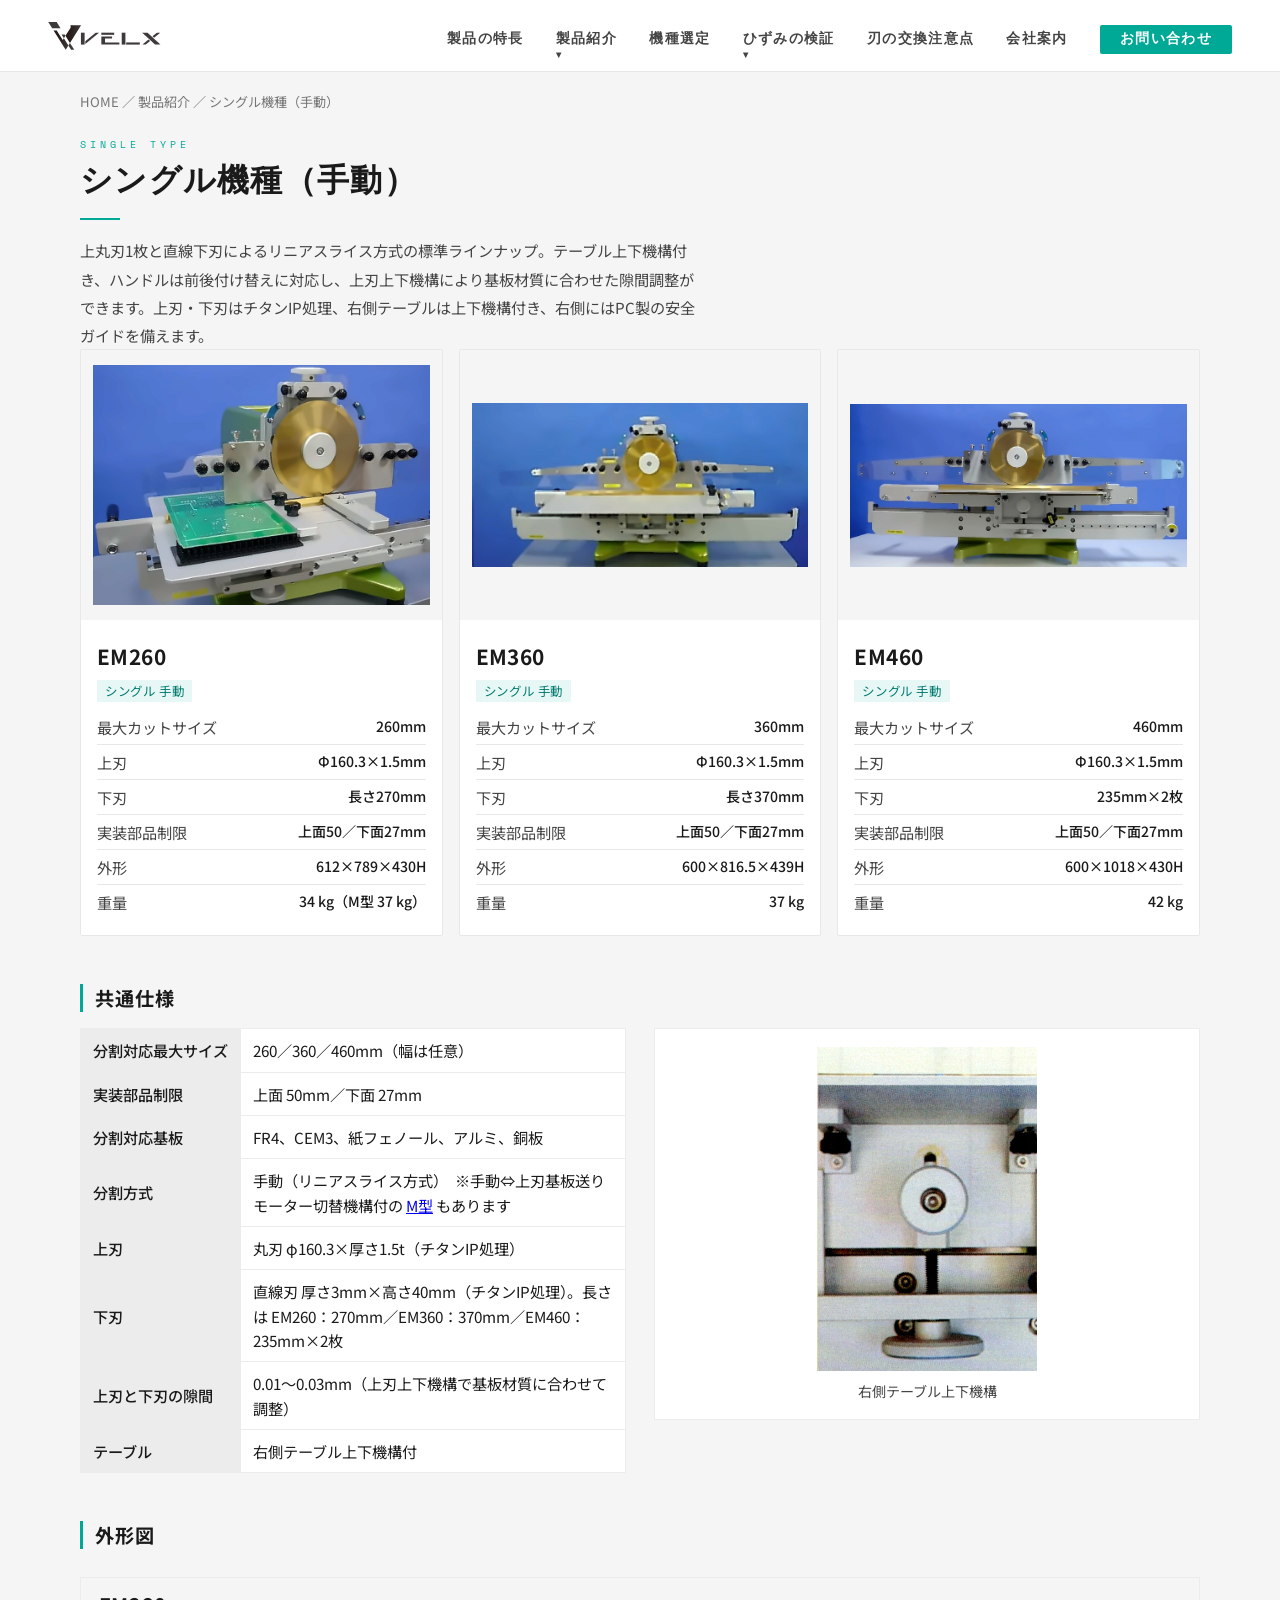
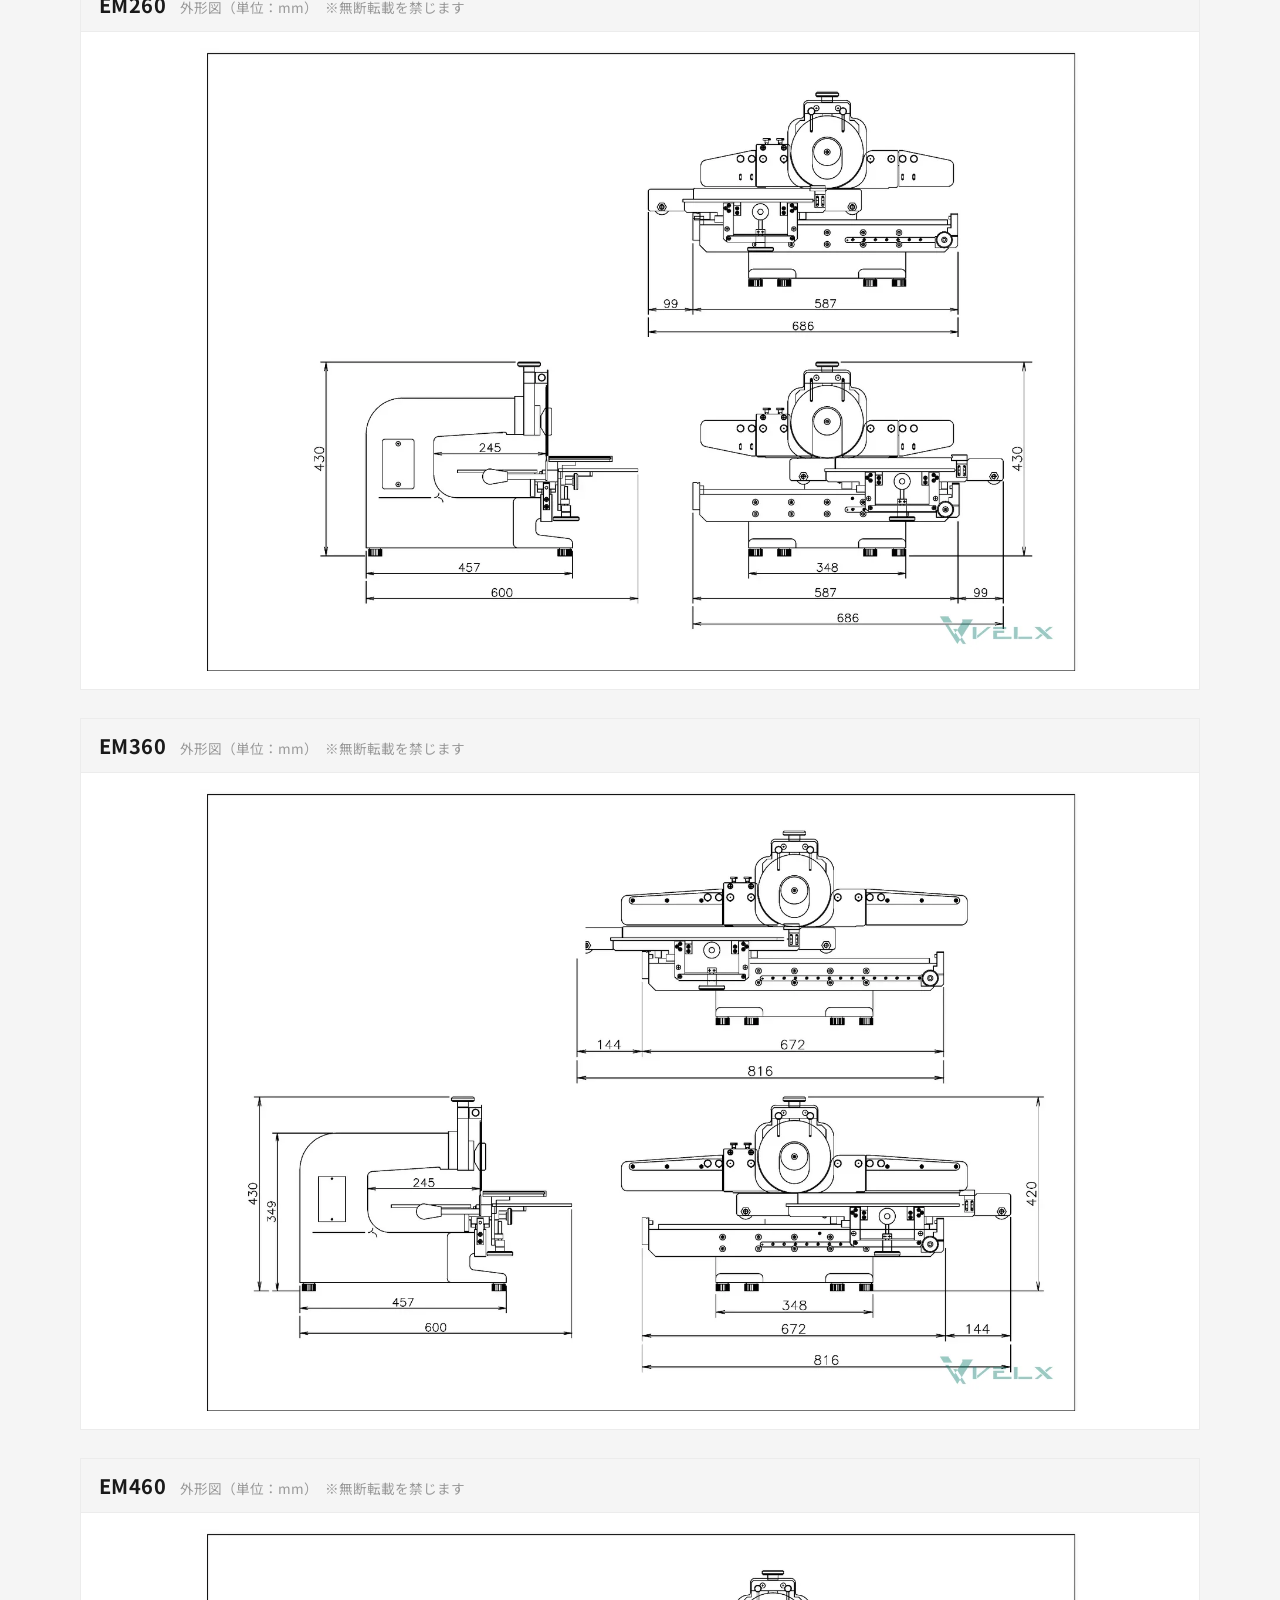
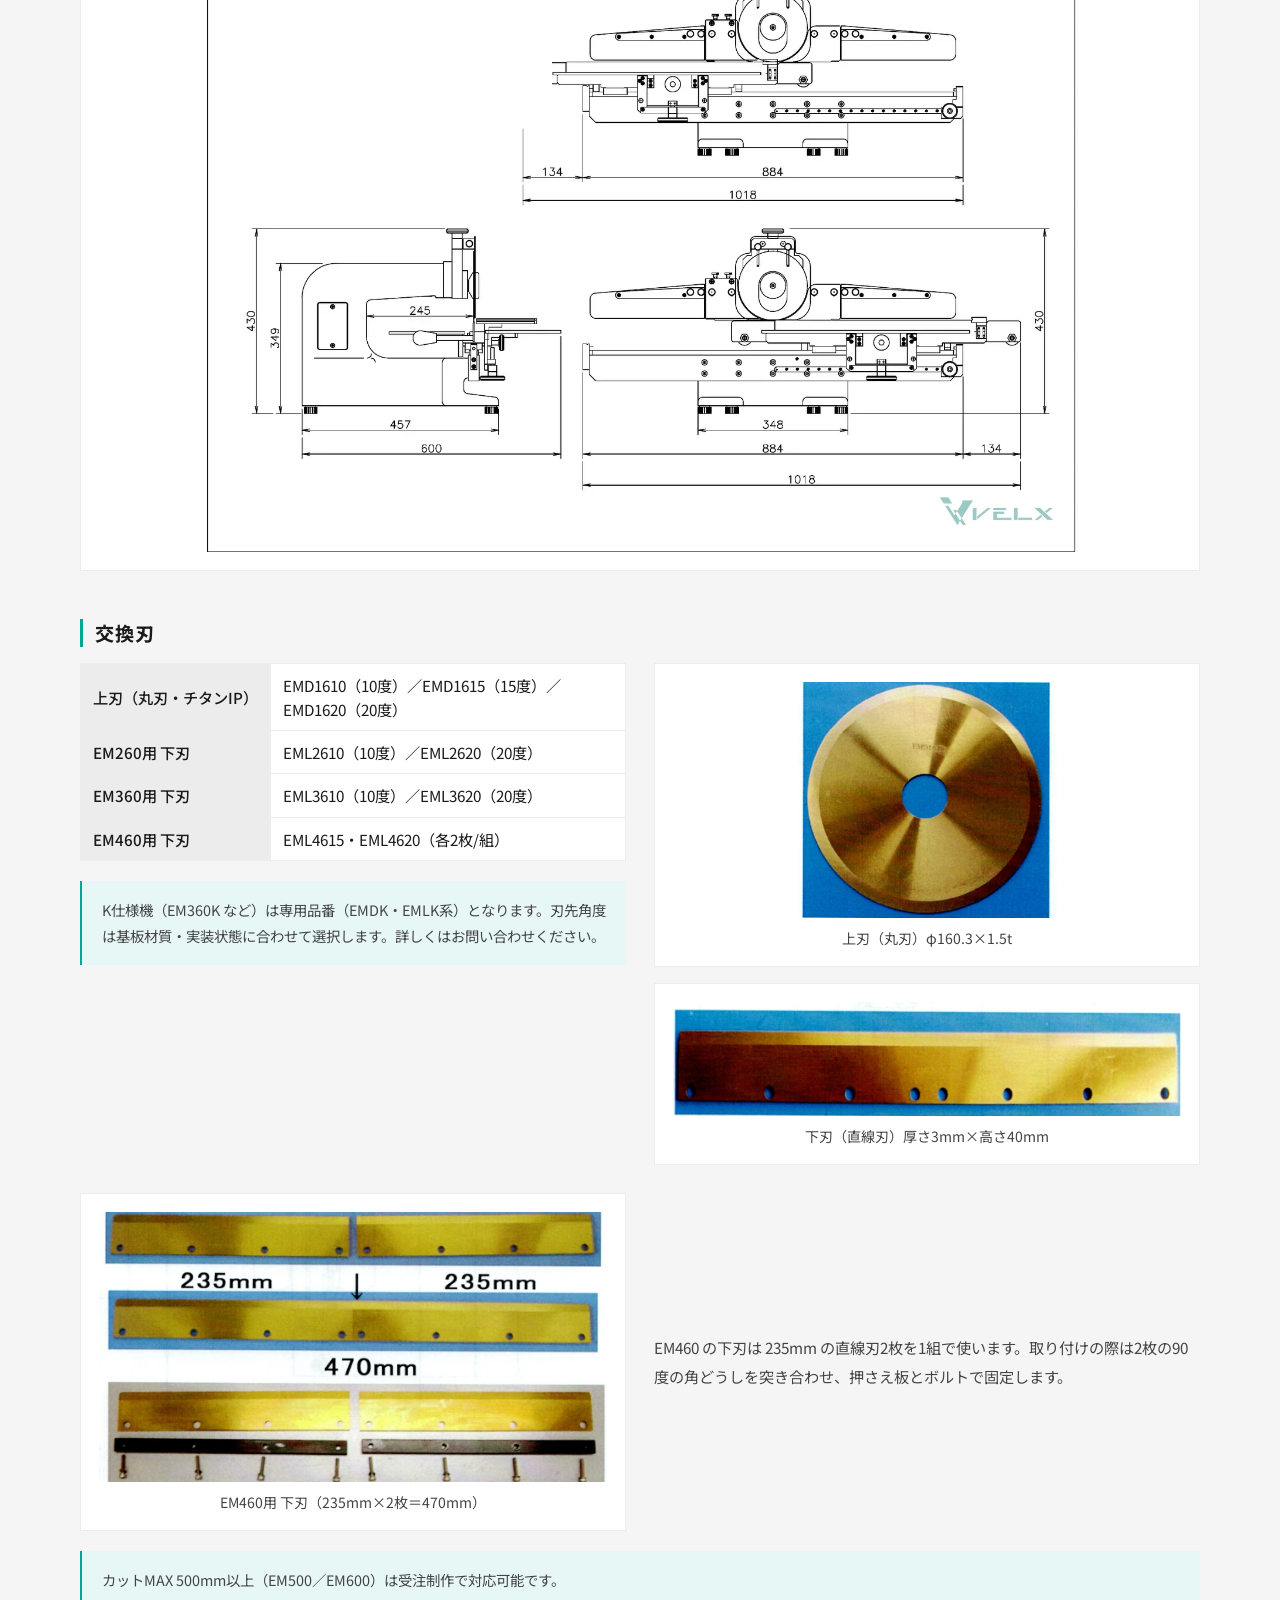
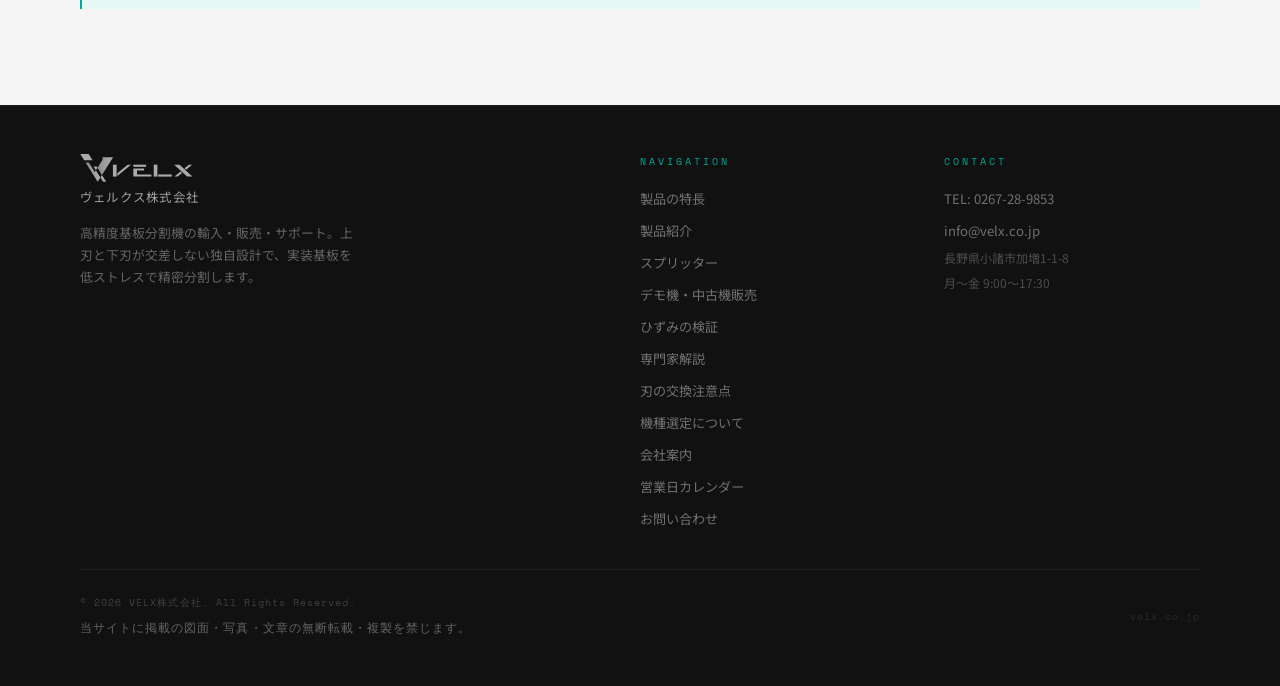
<file: products-single.html>
<!DOCTYPE html>
<html lang="ja">
<head>
<meta charset="UTF-8">
<meta name="viewport" content="width=device-width, initial-scale=1.0">
<meta name="description" content="EM260・EM360・EM460。上丸刃1枚＋直線下刃のリニアスライス方式、外形図付き。">
<title>シングル機種（手動） | 製品紹介 | VELX株式会社</title>
<link rel="preconnect" href="https://fonts.googleapis.com">
<link rel="preconnect" href="https://fonts.gstatic.com" crossorigin>
<link href="https://fonts.googleapis.com/css2?family=Josefin+Sans:wght@300;400;600;700&family=Noto+Sans+JP:wght@300;400;500;700&family=Space+Mono:wght@400;700&display=swap" rel="stylesheet">
<link rel="stylesheet" href="assets/site.css">
</head>
<body>
<nav id="nav">
<a href="index.html" class="nav-logo">
    <svg class="velx-logo-h" viewBox="427 244 310 77" xmlns="http://www.w3.org/2000/svg">
      <defs>
        <linearGradient id="ng16" x1="442.32" y1="293.85" x2="483.06" y2="293.85" gradientUnits="userSpaceOnUse">
          <stop offset="0" stop-color="#231815"/><stop offset=".36" stop-color="#29201e"/>
          <stop offset=".95" stop-color="#3c3736"/><stop offset="1" stop-color="#3e3a39"/>
        </linearGradient>
        <linearGradient id="ng11" x1="475.02" y1="277.21" x2="517.99" y2="277.21" gradientUnits="userSpaceOnUse">
          <stop offset="0" stop-color="#231815"/><stop offset=".36" stop-color="#29201e"/>
          <stop offset=".95" stop-color="#3c3736"/><stop offset="1" stop-color="#3e3a39"/>
        </linearGradient>
      </defs>
      <polygon fill="#3e3a39" points="461.56 261.39 438.46 261.39 427.7 244.34 450.81 244.34"/>
      <polygon fill="url(#ng16)" points="483.06 308.39 475.62 320.21 442.32 267.49 450.93 267.49 467.56 293.83 470.71 288.85"/>
      <path fill="url(#ng11)" d="M517.99,252.87l-30.63,48.68-.06-.1-12.28-19.42,13.72-21.69c.63-1,.86-2.21.63-3.37l-.82-4.1h29.44Z"/>
      <polygon fill="#3e3a39" points="472.91 278.69 475.03 282.03 470.71 288.85 464.3 278.69"/>
      <polygon fill="#3e3a39" points="499.16 320.21 490.53 320.21 483.06 308.39 487.36 301.55"/>
      <polygon fill="#3e3a39" points="517.54 273.37 517.54 306.11 527.68 306.11 527.68 273.37"/>
      <polygon fill="#3e3a39" points="529.64 296.93 529.64 304.49 567.26 273.37 558.08 273.37"/>
      <rect fill="#3e3a39" x="573.72" y="273.37" width="35.21" height="5.87"/>
      <polygon fill="#3e3a39" points="583.85 300.24 583.85 289.53 603.23 289.53 603.23 283.66 583.85 283.66 573.72 283.66 573.72 289.53 573.72 300.24 573.72 306.11 583.85 306.11 623.33 306.11 623.33 300.24 583.85 300.24"/>
      <rect fill="#3e3a39" x="641.87" y="300.24" width="37.62" height="5.87"/>
      <rect fill="#3e3a39" x="629.77" y="273.37" width="10.13" height="32.75"/>
      <polygon fill="#3e3a39" points="717.23 288.54 712.88 284.51 700.85 273.37 685.95 273.37 705 291.03 709.35 295.05 721.28 306.11 736.19 306.11"/>
      <polygon fill="#3e3a39" points="735.59 273.37 726.38 273.37 714.41 283.25 718.75 287.28"/>
      <polygon fill="#3e3a39" points="686.75 306.11 695.96 306.11 707.81 296.32 703.47 292.3"/>
    </svg>
  </a>
  <ul class="nav-links">
    <li><a href="features.html">製品の特長</a></li>
    <li class="dd"><a href="products.html">製品紹介</a>
      <div class="dd-menu">
        <a href="products-single.html">シングル機種（手動）</a>
        <a href="products-motor.html">シングル機種（モーター付き）</a>
        <a href="products-double.html">ダブル機種</a>
        <a href="products-disc.html">上刃下刃 丸刃タイプ</a>
        <a href="products-splitter.html">スプリッター</a>
        <a href="used.html">デモ機・中古機販売</a>
      </div>
    </li>
    <li><a href="selection.html">機種選定</a></li>
    <li class="dd"><a href="strain.html">ひずみの検証</a>
      <div class="dd-menu">
        <a href="strain.html">ひずみの検証データ</a>
        <a href="reliability.html">専門家解説：分割法と信頼性</a>
      </div>
    </li>
    <li><a href="blade.html">刃の交換注意点</a></li>
    <li><a href="index.html#about">会社案内</a></li>
    <li><a href="index.html#contact" class="nav-contact-btn">お問い合わせ</a></li>
  </ul>
  <button class="hamburger" id="hamburger" aria-label="メニュー">
    <span></span><span></span><span></span>
  </button>
</nav>
<div class="mobile-menu" id="mobile-menu">
  <a href="features.html">製品の特長</a>
  <a href="products.html">製品紹介</a>
  <a href="products-single.html">　└ シングル機種（手動）</a>
  <a href="products-motor.html">　└ モーター付き</a>
  <a href="products-double.html">　└ ダブル機種</a>
  <a href="products-disc.html">　└ 丸刃タイプ</a>
  <a href="products-splitter.html">　└ スプリッター</a>
  <a href="used.html">　└ デモ機・中古機販売</a>
  <a href="selection.html">機種選定</a>
  <a href="strain.html">ひずみの検証</a>
  <a href="reliability.html">　└ 専門家解説：分割法と信頼性</a>
  <a href="blade.html">刃の交換注意点</a>
  <a href="index.html#about">会社案内</a>
  <a href="index.html#contact">お問い合わせ</a>
</div>

<section id="products" class="page-pad">
  <div class="crumbs"><a href="index.html">HOME</a> ／ <a href="products.html">製品紹介</a> ／ シングル機種（手動）</div>
  <div class="reveal visible">
    <div class="section-label">SINGLE TYPE</div>
    <h2 class="section-h2">シングル機種（手動）</h2>
    <div class="section-divider"></div>
    <p class="section-lead">上丸刃1枚と直線下刃によるリニアスライス方式の標準ラインナップ。テーブル上下機構付き、ハンドルは前後付け替えに対応し、上刃上下機構により基板材質に合わせた隙間調整ができます。上刃・下刃はチタンIP処理、右側テーブルは上下機構付き、右側にはPC製の安全ガイドを備えます。</p>
  </div>
  <div class="model-grid reveal">
      <div class="model-card">
        <img class="model-img" src="images/em260.jpg" alt="EM260">
        <div class="model-info">
          <div class="model-name">EM260</div>
          <div class="model-tag">シングル 手動</div>
          <ul class="model-specs">
            <li>最大カットサイズ<span class="spec-val">260mm</span></li>
            <li>上刃<span class="spec-val">Φ160.3×1.5mm</span></li>
            <li>下刃<span class="spec-val">長さ270mm</span></li>
            <li>実装部品制限<span class="spec-val">上面50／下面27mm</span></li>
            <li>外形<span class="spec-val">612×789×430H</span></li>
            <li>重量<span class="spec-val">34 kg（M型 37 kg）</span></li>
          </ul>
        </div>
      </div>
      <div class="model-card">
        <img class="model-img" src="images/em360.jpg" alt="EM360">
        <div class="model-info">
          <div class="model-name">EM360</div>
          <div class="model-tag">シングル 手動</div>
          <ul class="model-specs">
            <li>最大カットサイズ<span class="spec-val">360mm</span></li>
            <li>上刃<span class="spec-val">Φ160.3×1.5mm</span></li>
            <li>下刃<span class="spec-val">長さ370mm</span></li>
            <li>実装部品制限<span class="spec-val">上面50／下面27mm</span></li>
            <li>外形<span class="spec-val">600×816.5×439H</span></li>
            <li>重量<span class="spec-val">37 kg</span></li>
          </ul>
        </div>
      </div>
      <div class="model-card">
        <img class="model-img" src="images/em460.jpg" alt="EM460">
        <div class="model-info">
          <div class="model-name">EM460</div>
          <div class="model-tag">シングル 手動</div>
          <ul class="model-specs">
            <li>最大カットサイズ<span class="spec-val">460mm</span></li>
            <li>上刃<span class="spec-val">Φ160.3×1.5mm</span></li>
            <li>下刃<span class="spec-val">235mm×2枚</span></li>
            <li>実装部品制限<span class="spec-val">上面50／下面27mm</span></li>
            <li>外形<span class="spec-val">600×1018×430H</span></li>
            <li>重量<span class="spec-val">42 kg</span></li>
          </ul>
        </div>
      </div>
  </div>
  <div class="subh">共通仕様</div>
  <div class="two-col reveal">
    <div>
      <table class="stbl">
        <tr><th>分割対応最大サイズ</th><td>260／360／460mm（幅は任意）</td></tr>
        <tr><th>実装部品制限</th><td>上面 50mm／下面 27mm</td></tr>
        <tr><th>分割対応基板</th><td>FR4、CEM3、紙フェノール、アルミ、銅板</td></tr>
        <tr><th>分割方式</th><td>手動（リニアスライス方式）　※手動⇔上刃基板送りモーター切替機構付の <a href="products-motor.html">M型</a> もあります</td></tr>
        <tr><th>上刃</th><td>丸刃 φ160.3×厚さ1.5t（チタンIP処理）</td></tr>
        <tr><th>下刃</th><td>直線刃 厚さ3mm×高さ40mm（チタンIP処理）。長さは EM260：270mm／EM360：370mm／EM460：235mm×2枚</td></tr>
        <tr><th>上刃と下刃の隙間</th><td>0.01〜0.03mm（上刃上下機構で基板材質に合わせて調整）</td></tr>
        <tr><th>テーブル</th><td>右側テーブル上下機構付</td></tr>
      </table>
    </div>
    <div class="dwg-card"><img src="images/table-lift.webp" alt="右側テーブル上下機構" class="img-limit" style="max-width:220px;"><div class="imgcap">右側テーブル上下機構</div></div>
  </div>
  <div class="subh">外形図</div>
  <div class="dwg-grid">
    <div class="dwg-card reveal"><div class="dwg-head"><span class="dwg-model">EM260</span><span class="dwg-note">外形図（単位：mm）　※無断転載を禁じます</span></div><img src="images/dwg-em260.webp" alt="EM260 外形図（単位：mm）" style="max-width:880px;margin:0 auto;"></div>
    <div class="dwg-card reveal"><div class="dwg-head"><span class="dwg-model">EM360</span><span class="dwg-note">外形図（単位：mm）　※無断転載を禁じます</span></div><img src="images/dwg-em360.webp" alt="EM360 外形図（単位：mm）" style="max-width:880px;margin:0 auto;"></div>
    <div class="dwg-card reveal"><div class="dwg-head"><span class="dwg-model">EM460</span><span class="dwg-note">外形図（単位：mm）　※無断転載を禁じます</span></div><img src="images/dwg-em460.webp" alt="EM460 外形図（単位：mm）" style="max-width:880px;margin:0 auto;"></div>
  </div>
  <div class="subh">交換刃</div>
  <div class="two-col">
    <div>
      <table class="stbl">
        <tr><th>上刃（丸刃・チタンIP）</th><td>EMD1610（10度）／EMD1615（15度）／EMD1620（20度）</td></tr>
        <tr><th>EM260用 下刃</th><td>EML2610（10度）／EML2620（20度）</td></tr>
        <tr><th>EM360用 下刃</th><td>EML3610（10度）／EML3620（20度）</td></tr>
        <tr><th>EM460用 下刃</th><td>EML4615・EML4620（各2枚/組）</td></tr>
      </table>
      <div class="note-box">K仕様機（EM360K など）は専用品番（EMDK・EMLK系）となります。刃先角度は基板材質・実装状態に合わせて選択します。詳しくはお問い合わせください。</div>
    </div>
    <div>
      <div class="dwg-card"><img src="images/blade-upper-em.webp" alt="上刃 EMD1620" class="img-limit" style="max-width:260px;"><div class="imgcap">上刃（丸刃）φ160.3×1.5t</div></div>
      <div class="dwg-card" style="margin-top:16px;"><img src="images/blade-lower-em.webp" alt="下刃 EML3620" class="img-limit" style="max-width:520px;"><div class="imgcap">下刃（直線刃）厚さ3mm×高さ40mm</div></div>
    </div>
  </div>
  <div class="two-col reveal" style="margin-top:28px;align-items:center;">
    <div class="dwg-card"><img src="images/blade-lower-em460.webp" alt="EM460用下刃 235mm×2枚" class="img-limit" style="max-width:520px;"><div class="imgcap">EM460用 下刃（235mm×2枚＝470mm）</div></div>
    <p class="crk-p">EM460 の下刃は 235mm の直線刃2枚を1組で使います。取り付けの際は2枚の90度の角どうしを突き合わせ、押さえ板とボルトで固定します。</p>
  </div>
  <div class="note-box reveal">カットMAX 500mm以上（EM500／EM600）は受注制作で対応可能です。</div>
</section>
<footer>
  <div class="footer-grid">
    <div class="footer-brand">
      <div style="margin-bottom:12px">
        <svg class="velx-logo-h" viewBox="427 244 310 77" xmlns="http://www.w3.org/2000/svg">
          <defs>
            <linearGradient id="fg16" x1="442.32" y1="293.85" x2="483.06" y2="293.85" gradientUnits="userSpaceOnUse">
              <stop offset="0" stop-color="#888"/><stop offset=".36" stop-color="#999"/>
              <stop offset=".95" stop-color="#aaa"/><stop offset="1" stop-color="#bbb"/>
            </linearGradient>
            <linearGradient id="fg11" x1="475.02" y1="277.21" x2="517.99" y2="277.21" gradientUnits="userSpaceOnUse">
              <stop offset="0" stop-color="#888"/><stop offset=".36" stop-color="#999"/>
              <stop offset=".95" stop-color="#aaa"/><stop offset="1" stop-color="#bbb"/>
            </linearGradient>
          </defs>
          <polygon fill="#aaa" points="461.56 261.39 438.46 261.39 427.7 244.34 450.81 244.34"/>
          <polygon fill="url(#fg16)" points="483.06 308.39 475.62 320.21 442.32 267.49 450.93 267.49 467.56 293.83 470.71 288.85"/>
          <path fill="url(#fg11)" d="M517.99,252.87l-30.63,48.68-.06-.1-12.28-19.42,13.72-21.69c.63-1,.86-2.21.63-3.37l-.82-4.1h29.44Z"/>
          <polygon fill="#aaa" points="472.91 278.69 475.03 282.03 470.71 288.85 464.3 278.69"/>
          <polygon fill="#aaa" points="499.16 320.21 490.53 320.21 483.06 308.39 487.36 301.55"/>
          <polygon fill="#aaa" points="517.54 273.37 517.54 306.11 527.68 306.11 527.68 273.37"/>
          <polygon fill="#aaa" points="529.64 296.93 529.64 304.49 567.26 273.37 558.08 273.37"/>
          <rect fill="#aaa" x="573.72" y="273.37" width="35.21" height="5.87"/>
          <polygon fill="#aaa" points="583.85 300.24 583.85 289.53 603.23 289.53 603.23 283.66 583.85 283.66 573.72 283.66 573.72 289.53 573.72 300.24 573.72 306.11 583.85 306.11 623.33 306.11 623.33 300.24 583.85 300.24"/>
          <rect fill="#aaa" x="641.87" y="300.24" width="37.62" height="5.87"/>
          <rect fill="#aaa" x="629.77" y="273.37" width="10.13" height="32.75"/>
          <polygon fill="#aaa" points="717.23 288.54 712.88 284.51 700.85 273.37 685.95 273.37 705 291.03 709.35 295.05 721.28 306.11 736.19 306.11"/>
          <polygon fill="#aaa" points="735.59 273.37 726.38 273.37 714.41 283.25 718.75 287.28"/>
          <polygon fill="#aaa" points="686.75 306.11 695.96 306.11 707.81 296.32 703.47 292.3"/>
        </svg>
        <div style="font-size:0.78rem;color:rgba(255,255,255,0.6);letter-spacing:0.1em;margin-top:6px;">ヴェルクス株式会社</div>
      </div>
      <p class="footer-tagline">高精度基板分割機の輸入・販売・サポート。上刃と下刃が交差しない独自設計で、実装基板を低ストレスで精密分割します。</p>
    </div>
    <div>
      <div class="footer-col-title">NAVIGATION</div>
      <ul class="footer-links">
        <li><a href="features.html">製品の特長</a></li>
        <li><a href="products.html">製品紹介</a></li><li><a href="products-splitter.html">スプリッター</a></li><li><a href="used.html">デモ機・中古機販売</a></li><li><a href="strain.html">ひずみの検証</a></li><li><a href="reliability.html">専門家解説</a></li><li><a href="blade.html">刃の交換注意点</a></li>
        <li><a href="selection.html">機種選定について</a></li>
        <li><a href="index.html#about">会社案内</a></li>
        <li><a href="index.html#calendar">営業日カレンダー</a></li>
        <li><a href="index.html#contact">お問い合わせ</a></li>
      </ul>
    </div>
    <div>
      <div class="footer-col-title">CONTACT</div>
      <ul class="footer-links">
        <li><a href="tel:0267-28-9853">TEL: 0267-28-9853</a></li>
        <li><a href="mailto:info@velx.co.jp">info@velx.co.jp</a></li>
        <li style="color:rgba(255,255,255,0.25);font-size:0.75rem;">長野県小諸市加増1-1-8</li>
        <li style="color:rgba(255,255,255,0.25);font-size:0.75rem;">月〜金 9:00〜17:30</li>
      </ul>
    </div>
  </div>
  <div class="footer-bottom">
    <span class="footer-copy">© 2026 VELX株式会社. All Rights Reserved.<div class="footer-notice">当サイトに掲載の図面・写真・文章の無断転載・複製を禁じます。</div></span>
    <span class="footer-copy" style="opacity:0.5">velx.co.jp</span>
  </div>
</footer>
<script src="assets/calendar-data.js"></script>
<script src="assets/calendar.js"></script>
<script src="assets/site.js"></script>
</body>
</html>
</file>
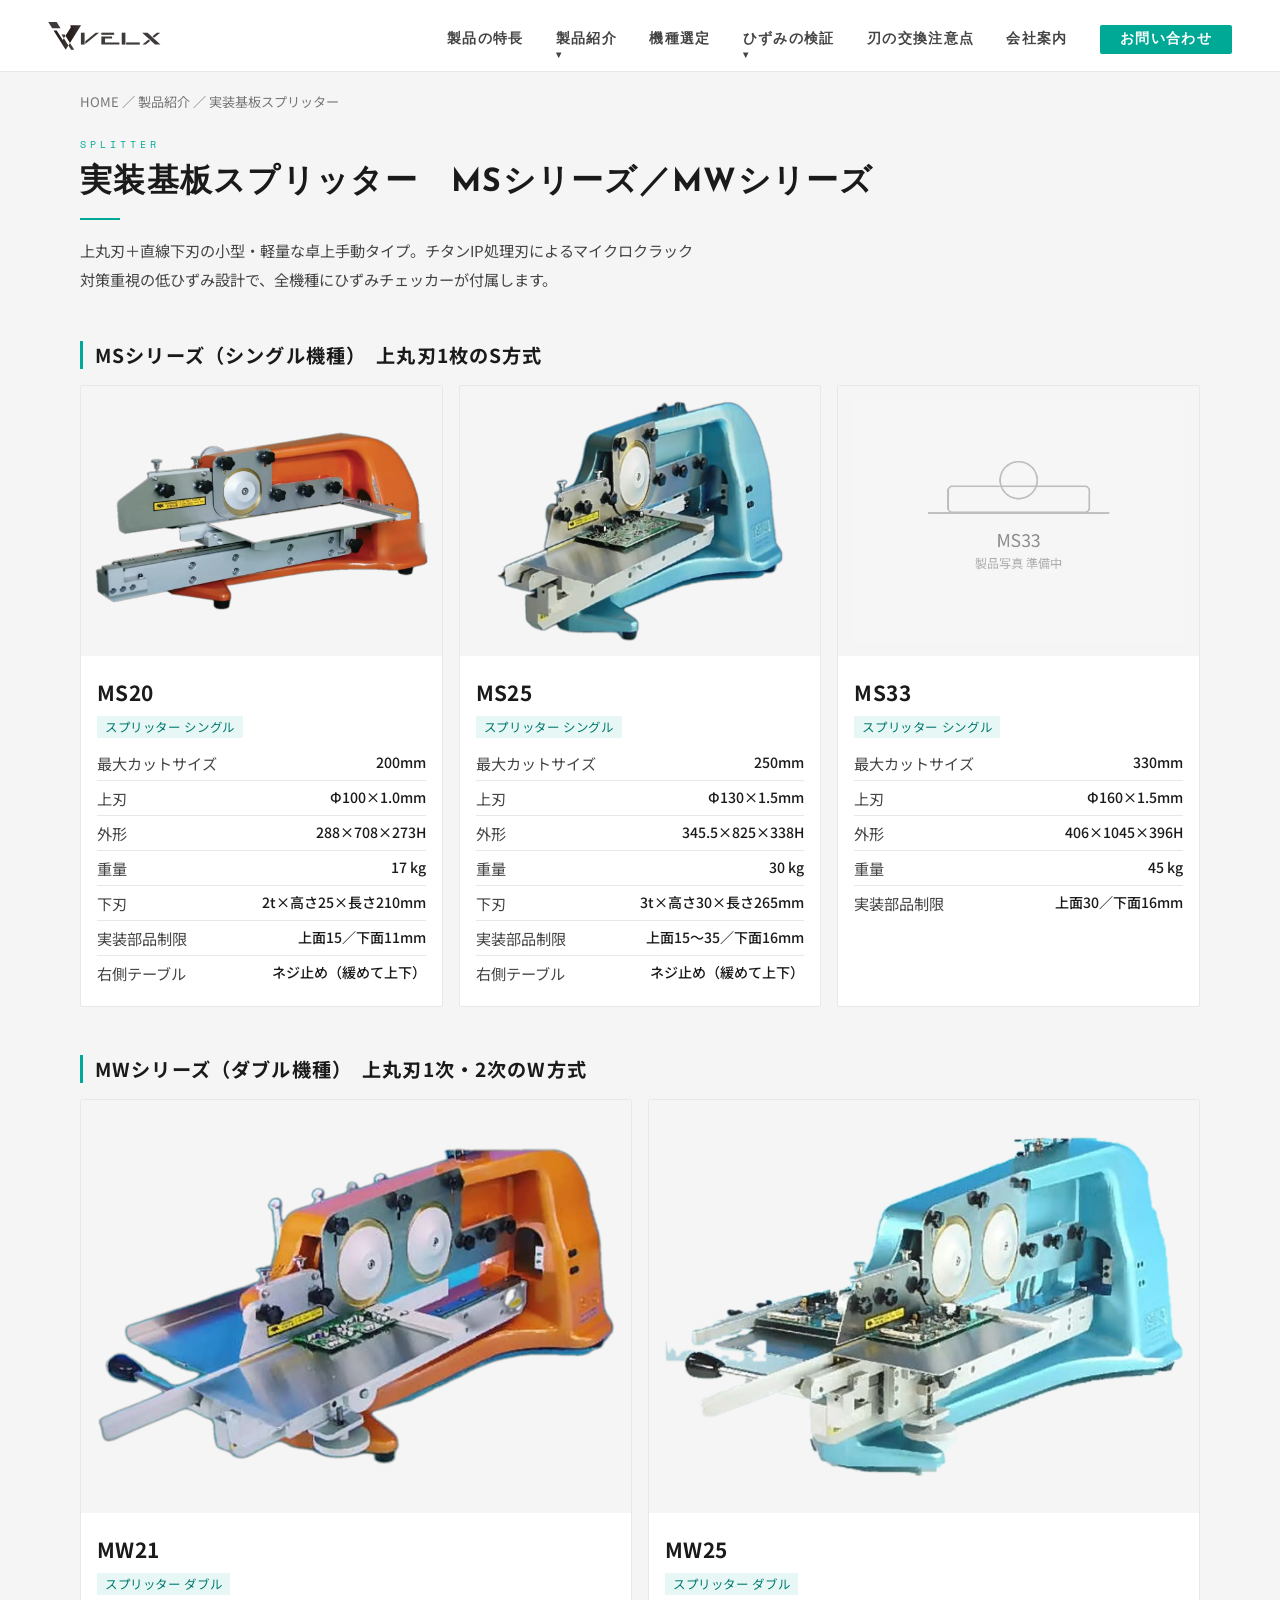
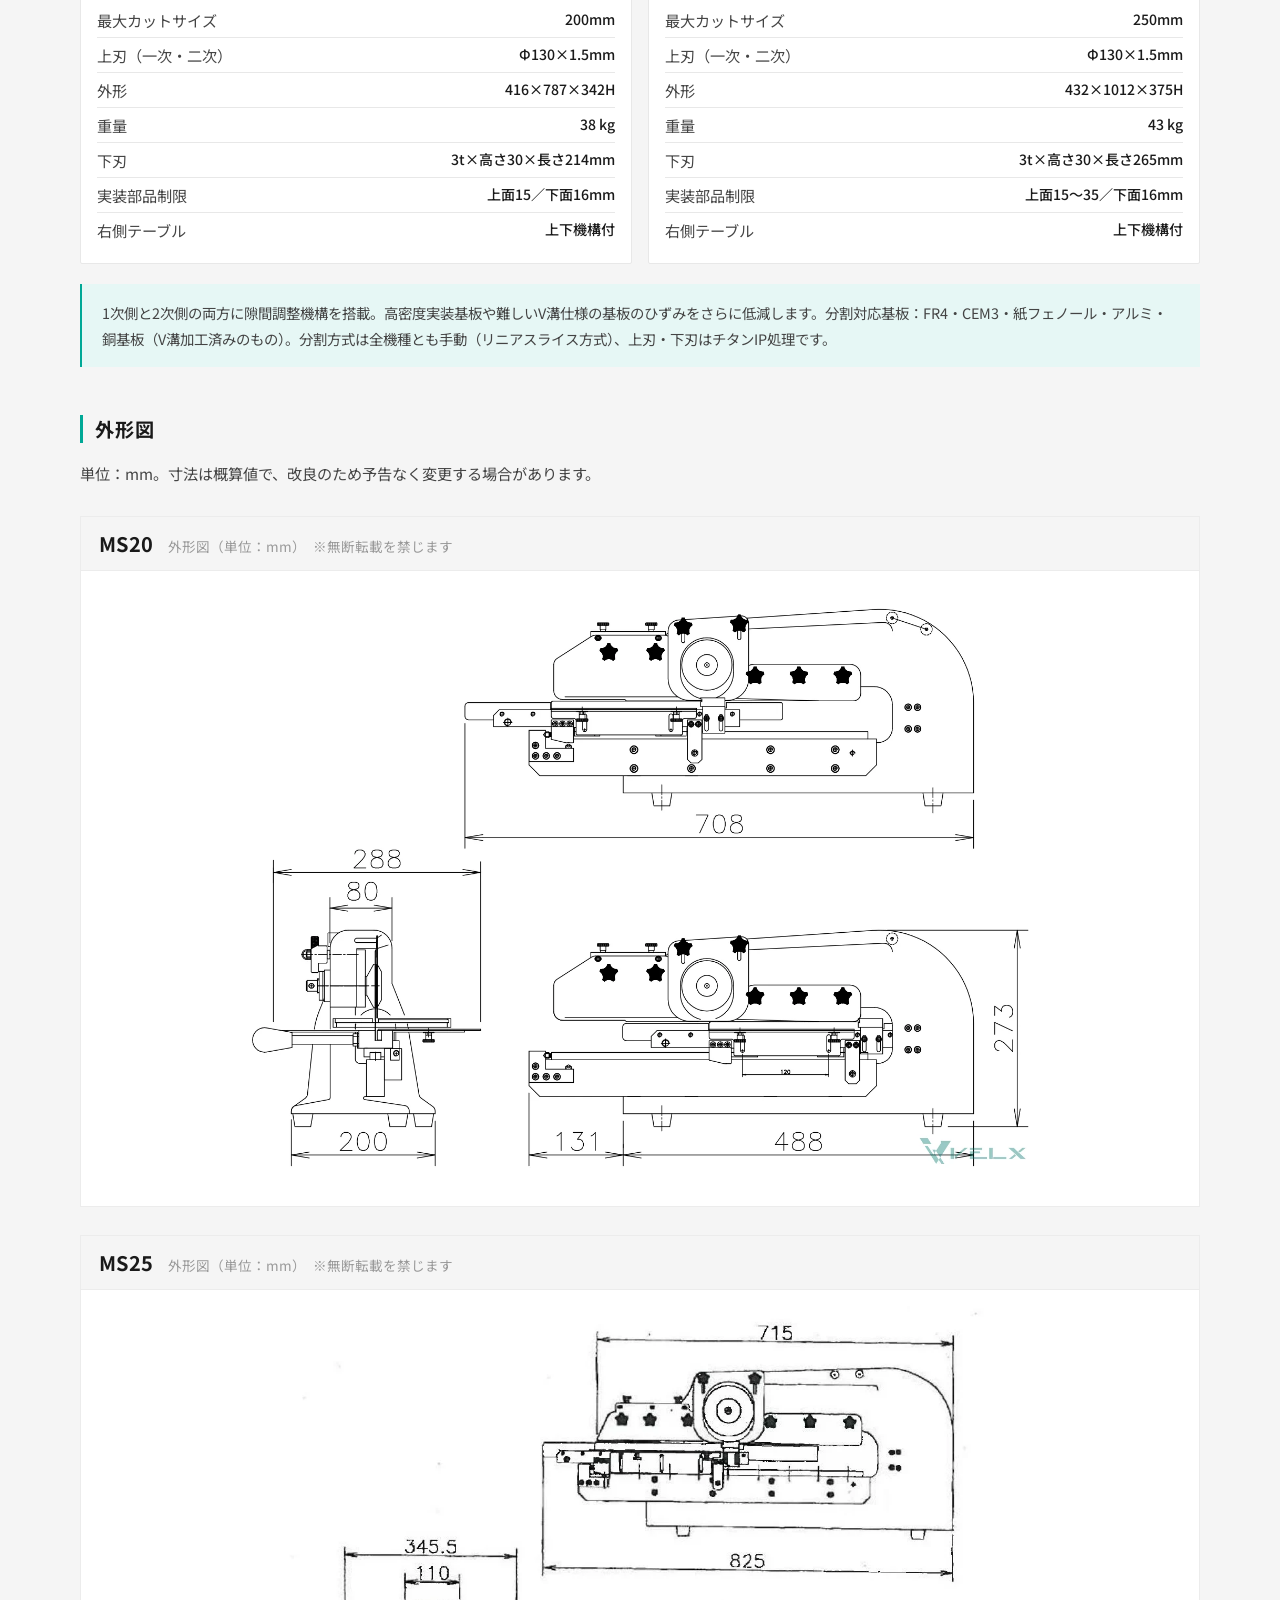
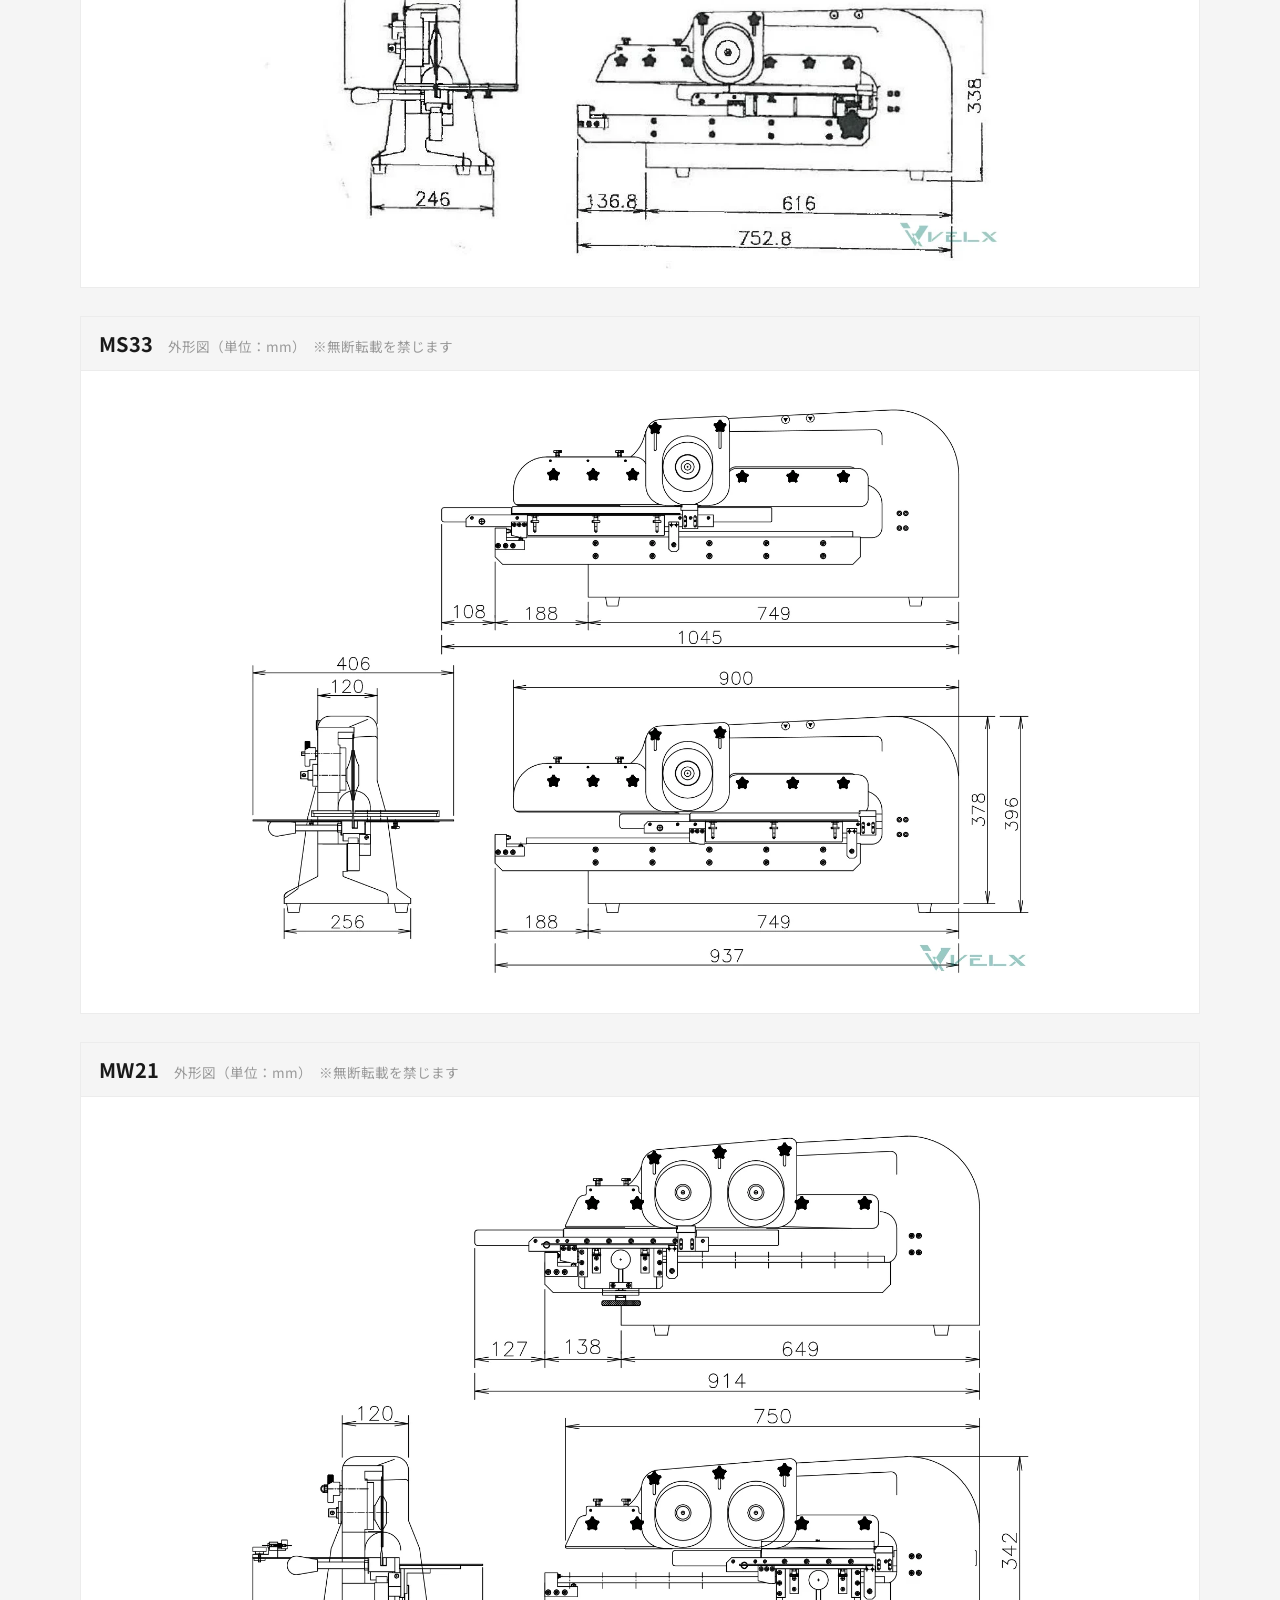
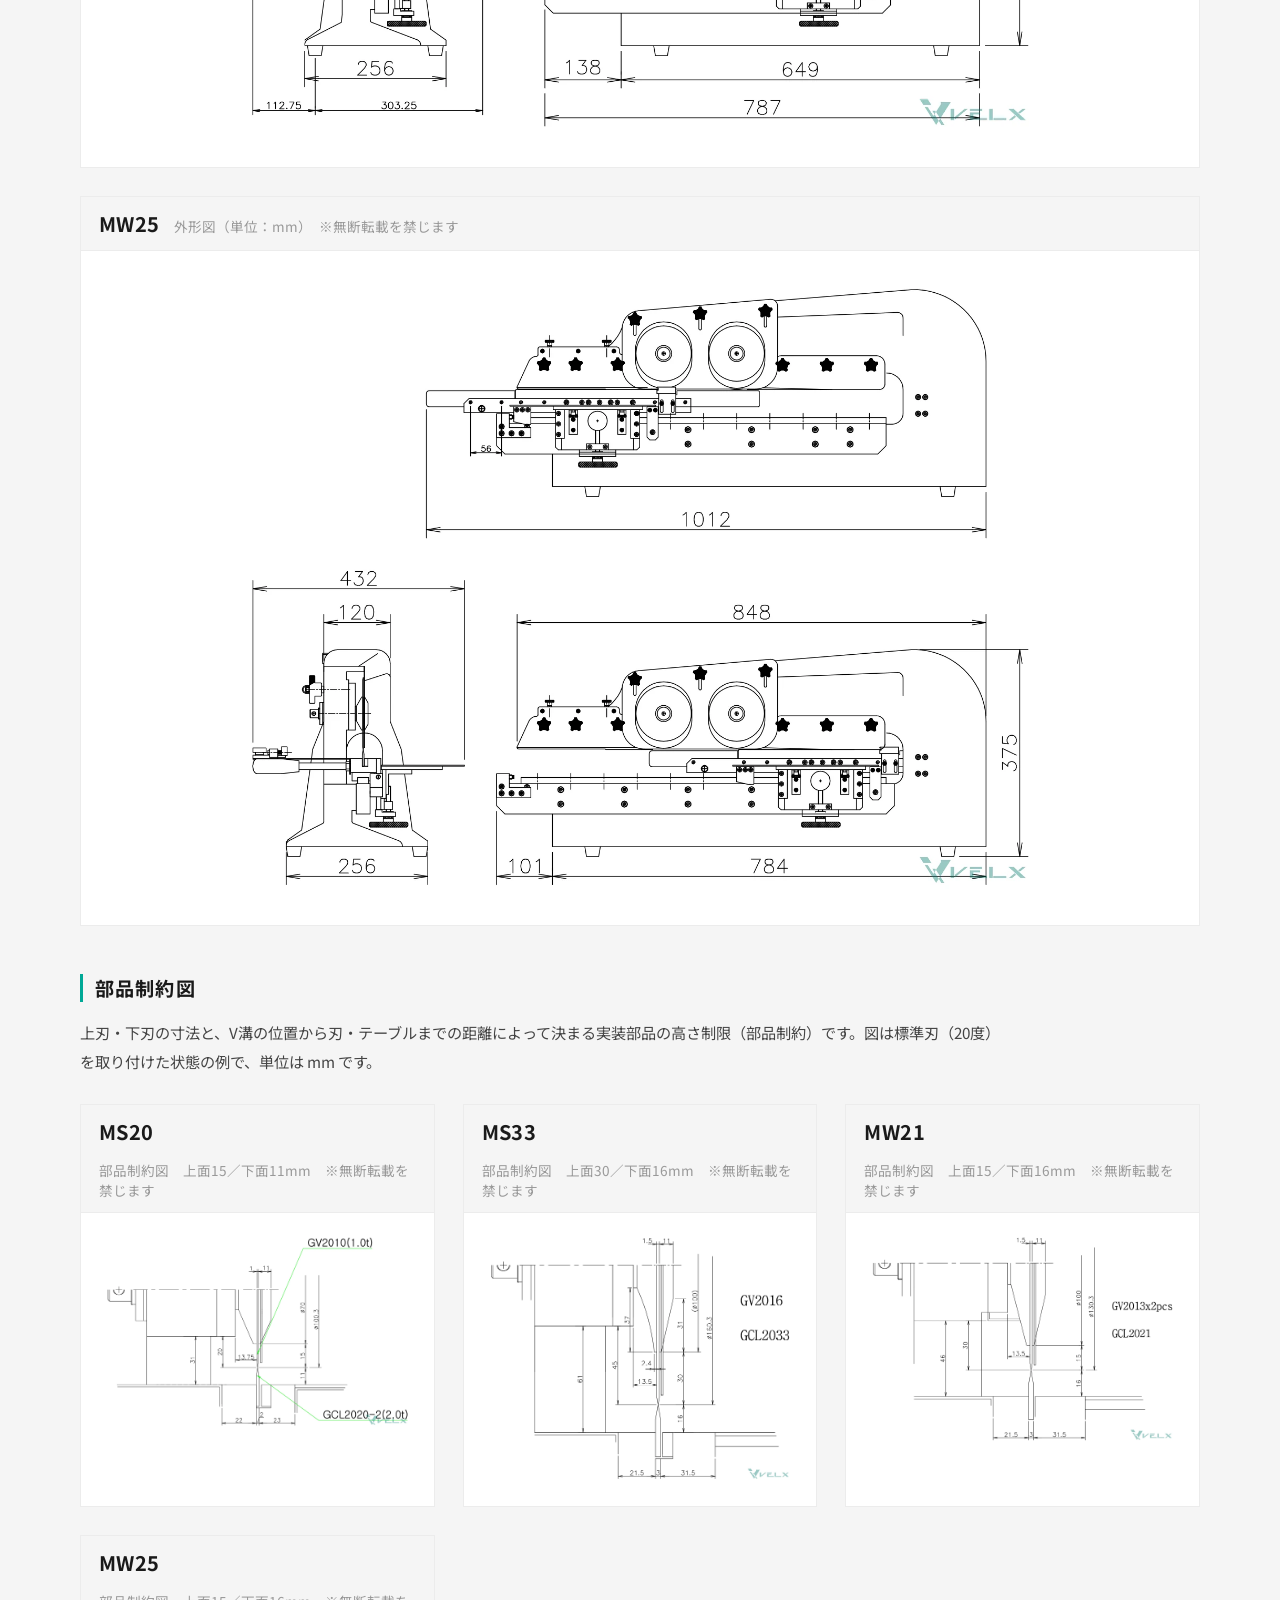
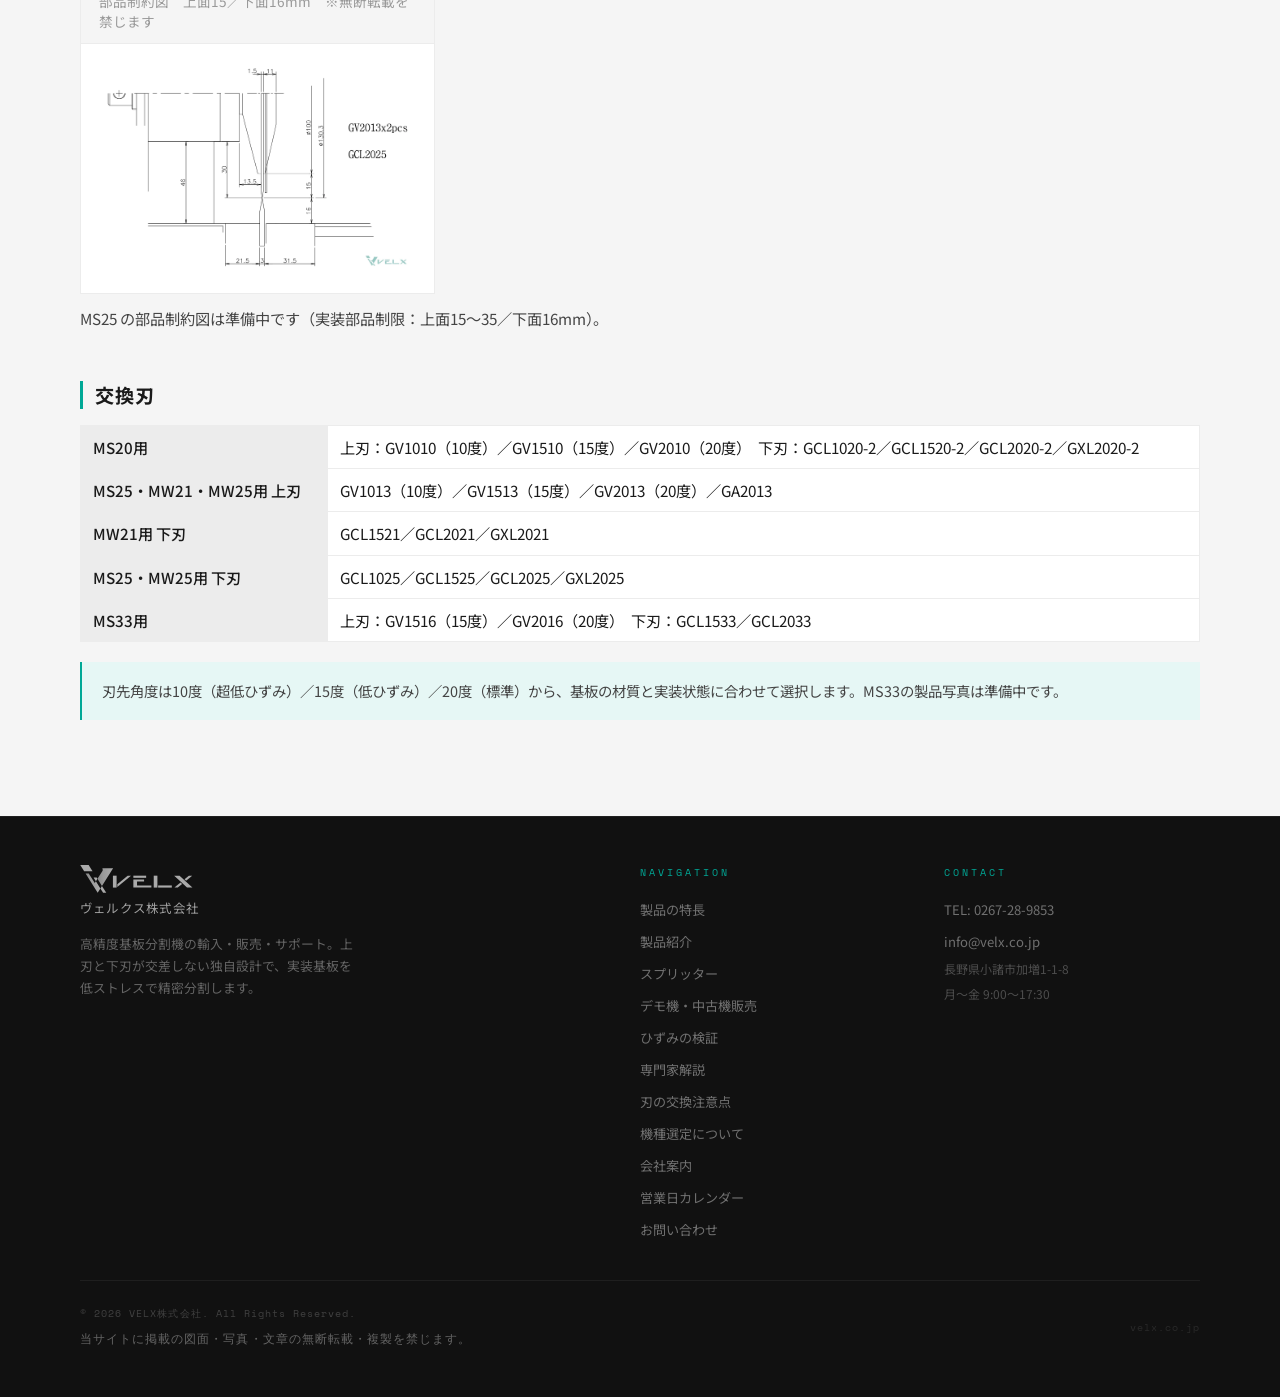
<file: products-splitter.html>
<!DOCTYPE html>
<html lang="ja">
<head>
<meta charset="UTF-8">
<meta name="viewport" content="width=device-width, initial-scale=1.0">
<meta name="description" content="MS20・MS25・MS33・MW21・MW25。小型軽量の卓上スプリッター、外形図・部品制約図付き。">
<title>実装基板スプリッター | 製品紹介 | VELX株式会社</title>
<link rel="preconnect" href="https://fonts.googleapis.com">
<link rel="preconnect" href="https://fonts.gstatic.com" crossorigin>
<link href="https://fonts.googleapis.com/css2?family=Josefin+Sans:wght@300;400;600;700&family=Noto+Sans+JP:wght@300;400;500;700&family=Space+Mono:wght@400;700&display=swap" rel="stylesheet">
<link rel="stylesheet" href="assets/site.css">
</head>
<body>
<nav id="nav">
<a href="index.html" class="nav-logo">
    <svg class="velx-logo-h" viewBox="427 244 310 77" xmlns="http://www.w3.org/2000/svg">
      <defs>
        <linearGradient id="ng16" x1="442.32" y1="293.85" x2="483.06" y2="293.85" gradientUnits="userSpaceOnUse">
          <stop offset="0" stop-color="#231815"/><stop offset=".36" stop-color="#29201e"/>
          <stop offset=".95" stop-color="#3c3736"/><stop offset="1" stop-color="#3e3a39"/>
        </linearGradient>
        <linearGradient id="ng11" x1="475.02" y1="277.21" x2="517.99" y2="277.21" gradientUnits="userSpaceOnUse">
          <stop offset="0" stop-color="#231815"/><stop offset=".36" stop-color="#29201e"/>
          <stop offset=".95" stop-color="#3c3736"/><stop offset="1" stop-color="#3e3a39"/>
        </linearGradient>
      </defs>
      <polygon fill="#3e3a39" points="461.56 261.39 438.46 261.39 427.7 244.34 450.81 244.34"/>
      <polygon fill="url(#ng16)" points="483.06 308.39 475.62 320.21 442.32 267.49 450.93 267.49 467.56 293.83 470.71 288.85"/>
      <path fill="url(#ng11)" d="M517.99,252.87l-30.63,48.68-.06-.1-12.28-19.42,13.72-21.69c.63-1,.86-2.21.63-3.37l-.82-4.1h29.44Z"/>
      <polygon fill="#3e3a39" points="472.91 278.69 475.03 282.03 470.71 288.85 464.3 278.69"/>
      <polygon fill="#3e3a39" points="499.16 320.21 490.53 320.21 483.06 308.39 487.36 301.55"/>
      <polygon fill="#3e3a39" points="517.54 273.37 517.54 306.11 527.68 306.11 527.68 273.37"/>
      <polygon fill="#3e3a39" points="529.64 296.93 529.64 304.49 567.26 273.37 558.08 273.37"/>
      <rect fill="#3e3a39" x="573.72" y="273.37" width="35.21" height="5.87"/>
      <polygon fill="#3e3a39" points="583.85 300.24 583.85 289.53 603.23 289.53 603.23 283.66 583.85 283.66 573.72 283.66 573.72 289.53 573.72 300.24 573.72 306.11 583.85 306.11 623.33 306.11 623.33 300.24 583.85 300.24"/>
      <rect fill="#3e3a39" x="641.87" y="300.24" width="37.62" height="5.87"/>
      <rect fill="#3e3a39" x="629.77" y="273.37" width="10.13" height="32.75"/>
      <polygon fill="#3e3a39" points="717.23 288.54 712.88 284.51 700.85 273.37 685.95 273.37 705 291.03 709.35 295.05 721.28 306.11 736.19 306.11"/>
      <polygon fill="#3e3a39" points="735.59 273.37 726.38 273.37 714.41 283.25 718.75 287.28"/>
      <polygon fill="#3e3a39" points="686.75 306.11 695.96 306.11 707.81 296.32 703.47 292.3"/>
    </svg>
  </a>
  <ul class="nav-links">
    <li><a href="features.html">製品の特長</a></li>
    <li class="dd"><a href="products.html">製品紹介</a>
      <div class="dd-menu">
        <a href="products-single.html">シングル機種（手動）</a>
        <a href="products-motor.html">シングル機種（モーター付き）</a>
        <a href="products-double.html">ダブル機種</a>
        <a href="products-disc.html">上刃下刃 丸刃タイプ</a>
        <a href="products-splitter.html">スプリッター</a>
        <a href="used.html">デモ機・中古機販売</a>
      </div>
    </li>
    <li><a href="selection.html">機種選定</a></li>
    <li class="dd"><a href="strain.html">ひずみの検証</a>
      <div class="dd-menu">
        <a href="strain.html">ひずみの検証データ</a>
        <a href="reliability.html">専門家解説：分割法と信頼性</a>
      </div>
    </li>
    <li><a href="blade.html">刃の交換注意点</a></li>
    <li><a href="index.html#about">会社案内</a></li>
    <li><a href="index.html#contact" class="nav-contact-btn">お問い合わせ</a></li>
  </ul>
  <button class="hamburger" id="hamburger" aria-label="メニュー">
    <span></span><span></span><span></span>
  </button>
</nav>
<div class="mobile-menu" id="mobile-menu">
  <a href="features.html">製品の特長</a>
  <a href="products.html">製品紹介</a>
  <a href="products-single.html">　└ シングル機種（手動）</a>
  <a href="products-motor.html">　└ モーター付き</a>
  <a href="products-double.html">　└ ダブル機種</a>
  <a href="products-disc.html">　└ 丸刃タイプ</a>
  <a href="products-splitter.html">　└ スプリッター</a>
  <a href="used.html">　└ デモ機・中古機販売</a>
  <a href="selection.html">機種選定</a>
  <a href="strain.html">ひずみの検証</a>
  <a href="reliability.html">　└ 専門家解説：分割法と信頼性</a>
  <a href="blade.html">刃の交換注意点</a>
  <a href="index.html#about">会社案内</a>
  <a href="index.html#contact">お問い合わせ</a>
</div>

<section id="products" class="page-pad">
  <div class="crumbs"><a href="index.html">HOME</a> ／ <a href="products.html">製品紹介</a> ／ 実装基板スプリッター</div>
  <div class="reveal visible">
    <div class="section-label">SPLITTER</div>
    <h2 class="section-h2">実装基板スプリッター　MSシリーズ／MWシリーズ</h2>
    <div class="section-divider"></div>
    <p class="section-lead">上丸刃＋直線下刃の小型・軽量な卓上手動タイプ。チタンIP処理刃によるマイクロクラック対策重視の低ひずみ設計で、全機種にひずみチェッカーが付属します。</p>
  </div>
  <div class="subh">MSシリーズ（シングル機種）　上丸刃1枚のS方式</div>
  <div class="model-grid reveal">
      <div class="model-card">
        <img class="model-img" src="images/ms20.webp" alt="MS20">
        <div class="model-info">
          <div class="model-name">MS20</div>
          <div class="model-tag">スプリッター シングル</div>
          <ul class="model-specs">
            <li>最大カットサイズ<span class="spec-val">200mm</span></li>
            <li>上刃<span class="spec-val">Φ100×1.0mm</span></li>
            <li>外形<span class="spec-val">288×708×273H</span></li>
            <li>重量<span class="spec-val">17 kg</span></li>
                      <li>下刃<span class="spec-val">2t×高さ25×長さ210mm</span></li>
            <li>実装部品制限<span class="spec-val">上面15／下面11mm</span></li>
            <li>右側テーブル<span class="spec-val">ネジ止め（緩めて上下）</span></li>
</ul>
        </div>
      </div>
      <div class="model-card">
        <img class="model-img" src="images/ms25.webp" alt="MS25">
        <div class="model-info">
          <div class="model-name">MS25</div>
          <div class="model-tag">スプリッター シングル</div>
          <ul class="model-specs">
            <li>最大カットサイズ<span class="spec-val">250mm</span></li>
            <li>上刃<span class="spec-val">Φ130×1.5mm</span></li>
            <li>外形<span class="spec-val">345.5×825×338H</span></li>
            <li>重量<span class="spec-val">30 kg</span></li>
                      <li>下刃<span class="spec-val">3t×高さ30×長さ265mm</span></li>
            <li>実装部品制限<span class="spec-val">上面15〜35／下面16mm</span></li>
            <li>右側テーブル<span class="spec-val">ネジ止め（緩めて上下）</span></li>
</ul>
        </div>
      </div>
      <div class="model-card">
        <img class="model-img" src="images/ms33.webp" alt="MS33">
        <div class="model-info">
          <div class="model-name">MS33</div>
          <div class="model-tag">スプリッター シングル</div>
          <ul class="model-specs">
            <li>最大カットサイズ<span class="spec-val">330mm</span></li>
            <li>上刃<span class="spec-val">Φ160×1.5mm</span></li>
            <li>外形<span class="spec-val">406×1045×396H</span></li>
            <li>重量<span class="spec-val">45 kg</span></li>
                      <li>実装部品制限<span class="spec-val">上面30／下面16mm</span></li>
</ul>
        </div>
      </div>
  </div>
  <div class="subh">MWシリーズ（ダブル機種）　上丸刃1次・2次のW方式</div>
  <div class="model-grid reveal">
      <div class="model-card">
        <img class="model-img" src="images/mw21.webp" alt="MW21">
        <div class="model-info">
          <div class="model-name">MW21</div>
          <div class="model-tag">スプリッター ダブル</div>
          <ul class="model-specs">
            <li>最大カットサイズ<span class="spec-val">200mm</span></li>
            <li>上刃（一次・二次）<span class="spec-val">Φ130×1.5mm</span></li>
            <li>外形<span class="spec-val">416×787×342H</span></li>
            <li>重量<span class="spec-val">38 kg</span></li>
                      <li>下刃<span class="spec-val">3t×高さ30×長さ214mm</span></li>
            <li>実装部品制限<span class="spec-val">上面15／下面16mm</span></li>
            <li>右側テーブル<span class="spec-val">上下機構付</span></li>
</ul>
        </div>
      </div>
      <div class="model-card">
        <img class="model-img" src="images/mw25.webp" alt="MW25">
        <div class="model-info">
          <div class="model-name">MW25</div>
          <div class="model-tag">スプリッター ダブル</div>
          <ul class="model-specs">
            <li>最大カットサイズ<span class="spec-val">250mm</span></li>
            <li>上刃（一次・二次）<span class="spec-val">Φ130×1.5mm</span></li>
            <li>外形<span class="spec-val">432×1012×375H</span></li>
            <li>重量<span class="spec-val">43 kg</span></li>
                      <li>下刃<span class="spec-val">3t×高さ30×長さ265mm</span></li>
            <li>実装部品制限<span class="spec-val">上面15〜35／下面16mm</span></li>
            <li>右側テーブル<span class="spec-val">上下機構付</span></li>
</ul>
        </div>
      </div>
  </div>
  <div class="note-box">1次側と2次側の両方に隙間調整機構を搭載。高密度実装基板や難しいV溝仕様の基板のひずみをさらに低減します。分割対応基板：FR4・CEM3・紙フェノール・アルミ・銅基板（V溝加工済みのもの）。分割方式は全機種とも手動（リニアスライス方式）、上刃・下刃はチタンIP処理です。</div>
  <div class="subh">外形図</div>
  <p class="crk-p" style="margin-bottom:8px;">単位：mm。寸法は概算値で、改良のため予告なく変更する場合があります。</p>
  <div class="dwg-grid">
    <div class="dwg-card reveal"><div class="dwg-head"><span class="dwg-model">MS20</span><span class="dwg-note">外形図（単位：mm）　※無断転載を禁じます</span></div><img src="images/dwg-ms20.webp" alt="MS20 外形図（単位：mm）" style="max-width:820px;margin:0 auto;"></div>
    <div class="dwg-card reveal"><div class="dwg-head"><span class="dwg-model">MS25</span><span class="dwg-note">外形図（単位：mm）　※無断転載を禁じます</span></div><img src="images/dwg-ms25.webp" alt="MS25 外形図（単位：mm）" style="max-width:760px;margin:0 auto;"></div>
    <div class="dwg-card reveal"><div class="dwg-head"><span class="dwg-model">MS33</span><span class="dwg-note">外形図（単位：mm）　※無断転載を禁じます</span></div><img src="images/dwg-ms33.webp" alt="MS33 外形図（単位：mm）" style="max-width:820px;margin:0 auto;"></div>
    <div class="dwg-card reveal"><div class="dwg-head"><span class="dwg-model">MW21</span><span class="dwg-note">外形図（単位：mm）　※無断転載を禁じます</span></div><img src="images/dwg-mw21.webp" alt="MW21 外形図（単位：mm）" style="max-width:820px;margin:0 auto;"></div>
    <div class="dwg-card reveal"><div class="dwg-head"><span class="dwg-model">MW25</span><span class="dwg-note">外形図（単位：mm）　※無断転載を禁じます</span></div><img src="images/dwg-mw25.webp" alt="MW25 外形図（単位：mm）" style="max-width:820px;margin:0 auto;"></div>
  </div>
  <div class="subh">部品制約図</div>
  <p class="crk-p" style="margin-bottom:8px;">上刃・下刃の寸法と、V溝の位置から刃・テーブルまでの距離によって決まる実装部品の高さ制限（部品制約）です。図は標準刃（20度）を取り付けた状態の例で、単位は mm です。</p>
  <div class="dwg-grid" style="grid-template-columns:repeat(auto-fit,minmax(340px,1fr));">
    <div class="dwg-card reveal"><div class="dwg-head"><span class="dwg-model">MS20</span><span class="dwg-note">部品制約図　上面15／下面11mm　※無断転載を禁じます</span></div><img src="images/dwg-parts-ms20.webp" alt="MS20 部品制約図（単位：mm）"></div>
    <div class="dwg-card reveal"><div class="dwg-head"><span class="dwg-model">MS33</span><span class="dwg-note">部品制約図　上面30／下面16mm　※無断転載を禁じます</span></div><img src="images/dwg-parts-ms33.webp" alt="MS33 部品制約図（単位：mm）"></div>
    <div class="dwg-card reveal"><div class="dwg-head"><span class="dwg-model">MW21</span><span class="dwg-note">部品制約図　上面15／下面16mm　※無断転載を禁じます</span></div><img src="images/dwg-parts-mw21.webp" alt="MW21 部品制約図（単位：mm）"></div>
    <div class="dwg-card reveal"><div class="dwg-head"><span class="dwg-model">MW25</span><span class="dwg-note">部品制約図　上面15／下面16mm　※無断転載を禁じます</span></div><img src="images/dwg-parts-mw25.webp" alt="MW25 部品制約図（単位：mm）"></div>
  </div>
  <p class="crk-p" style="margin-top:10px;">MS25 の部品制約図は準備中です（実装部品制限：上面15〜35／下面16mm）。</p>
  <div class="subh">交換刃</div>
  <table class="stbl">
    <tr><th>MS20用</th><td>上刃：GV1010（10度）／GV1510（15度）／GV2010（20度）　下刃：GCL1020-2／GCL1520-2／GCL2020-2／GXL2020-2</td></tr>
    <tr><th>MS25・MW21・MW25用 上刃</th><td>GV1013（10度）／GV1513（15度）／GV2013（20度）／GA2013</td></tr>
    <tr><th>MW21用 下刃</th><td>GCL1521／GCL2021／GXL2021</td></tr>
    <tr><th>MS25・MW25用 下刃</th><td>GCL1025／GCL1525／GCL2025／GXL2025</td></tr>
    <tr><th>MS33用</th><td>上刃：GV1516（15度）／GV2016（20度）　下刃：GCL1533／GCL2033</td></tr>
  </table>
  <div class="note-box reveal">刃先角度は10度（超低ひずみ）／15度（低ひずみ）／20度（標準）から、基板の材質と実装状態に合わせて選択します。MS33の製品写真は準備中です。</div>
</section>
<footer>
  <div class="footer-grid">
    <div class="footer-brand">
      <div style="margin-bottom:12px">
        <svg class="velx-logo-h" viewBox="427 244 310 77" xmlns="http://www.w3.org/2000/svg">
          <defs>
            <linearGradient id="fg16" x1="442.32" y1="293.85" x2="483.06" y2="293.85" gradientUnits="userSpaceOnUse">
              <stop offset="0" stop-color="#888"/><stop offset=".36" stop-color="#999"/>
              <stop offset=".95" stop-color="#aaa"/><stop offset="1" stop-color="#bbb"/>
            </linearGradient>
            <linearGradient id="fg11" x1="475.02" y1="277.21" x2="517.99" y2="277.21" gradientUnits="userSpaceOnUse">
              <stop offset="0" stop-color="#888"/><stop offset=".36" stop-color="#999"/>
              <stop offset=".95" stop-color="#aaa"/><stop offset="1" stop-color="#bbb"/>
            </linearGradient>
          </defs>
          <polygon fill="#aaa" points="461.56 261.39 438.46 261.39 427.7 244.34 450.81 244.34"/>
          <polygon fill="url(#fg16)" points="483.06 308.39 475.62 320.21 442.32 267.49 450.93 267.49 467.56 293.83 470.71 288.85"/>
          <path fill="url(#fg11)" d="M517.99,252.87l-30.63,48.68-.06-.1-12.28-19.42,13.72-21.69c.63-1,.86-2.21.63-3.37l-.82-4.1h29.44Z"/>
          <polygon fill="#aaa" points="472.91 278.69 475.03 282.03 470.71 288.85 464.3 278.69"/>
          <polygon fill="#aaa" points="499.16 320.21 490.53 320.21 483.06 308.39 487.36 301.55"/>
          <polygon fill="#aaa" points="517.54 273.37 517.54 306.11 527.68 306.11 527.68 273.37"/>
          <polygon fill="#aaa" points="529.64 296.93 529.64 304.49 567.26 273.37 558.08 273.37"/>
          <rect fill="#aaa" x="573.72" y="273.37" width="35.21" height="5.87"/>
          <polygon fill="#aaa" points="583.85 300.24 583.85 289.53 603.23 289.53 603.23 283.66 583.85 283.66 573.72 283.66 573.72 289.53 573.72 300.24 573.72 306.11 583.85 306.11 623.33 306.11 623.33 300.24 583.85 300.24"/>
          <rect fill="#aaa" x="641.87" y="300.24" width="37.62" height="5.87"/>
          <rect fill="#aaa" x="629.77" y="273.37" width="10.13" height="32.75"/>
          <polygon fill="#aaa" points="717.23 288.54 712.88 284.51 700.85 273.37 685.95 273.37 705 291.03 709.35 295.05 721.28 306.11 736.19 306.11"/>
          <polygon fill="#aaa" points="735.59 273.37 726.38 273.37 714.41 283.25 718.75 287.28"/>
          <polygon fill="#aaa" points="686.75 306.11 695.96 306.11 707.81 296.32 703.47 292.3"/>
        </svg>
        <div style="font-size:0.78rem;color:rgba(255,255,255,0.6);letter-spacing:0.1em;margin-top:6px;">ヴェルクス株式会社</div>
      </div>
      <p class="footer-tagline">高精度基板分割機の輸入・販売・サポート。上刃と下刃が交差しない独自設計で、実装基板を低ストレスで精密分割します。</p>
    </div>
    <div>
      <div class="footer-col-title">NAVIGATION</div>
      <ul class="footer-links">
        <li><a href="features.html">製品の特長</a></li>
        <li><a href="products.html">製品紹介</a></li><li><a href="products-splitter.html">スプリッター</a></li><li><a href="used.html">デモ機・中古機販売</a></li><li><a href="strain.html">ひずみの検証</a></li><li><a href="reliability.html">専門家解説</a></li><li><a href="blade.html">刃の交換注意点</a></li>
        <li><a href="selection.html">機種選定について</a></li>
        <li><a href="index.html#about">会社案内</a></li>
        <li><a href="index.html#calendar">営業日カレンダー</a></li>
        <li><a href="index.html#contact">お問い合わせ</a></li>
      </ul>
    </div>
    <div>
      <div class="footer-col-title">CONTACT</div>
      <ul class="footer-links">
        <li><a href="tel:0267-28-9853">TEL: 0267-28-9853</a></li>
        <li><a href="mailto:info@velx.co.jp">info@velx.co.jp</a></li>
        <li style="color:rgba(255,255,255,0.25);font-size:0.75rem;">長野県小諸市加増1-1-8</li>
        <li style="color:rgba(255,255,255,0.25);font-size:0.75rem;">月〜金 9:00〜17:30</li>
      </ul>
    </div>
  </div>
  <div class="footer-bottom">
    <span class="footer-copy">© 2026 VELX株式会社. All Rights Reserved.<div class="footer-notice">当サイトに掲載の図面・写真・文章の無断転載・複製を禁じます。</div></span>
    <span class="footer-copy" style="opacity:0.5">velx.co.jp</span>
  </div>
</footer>
<script src="assets/calendar-data.js"></script>
<script src="assets/calendar.js"></script>
<script src="assets/site.js"></script>
</body>
</html>
</file>
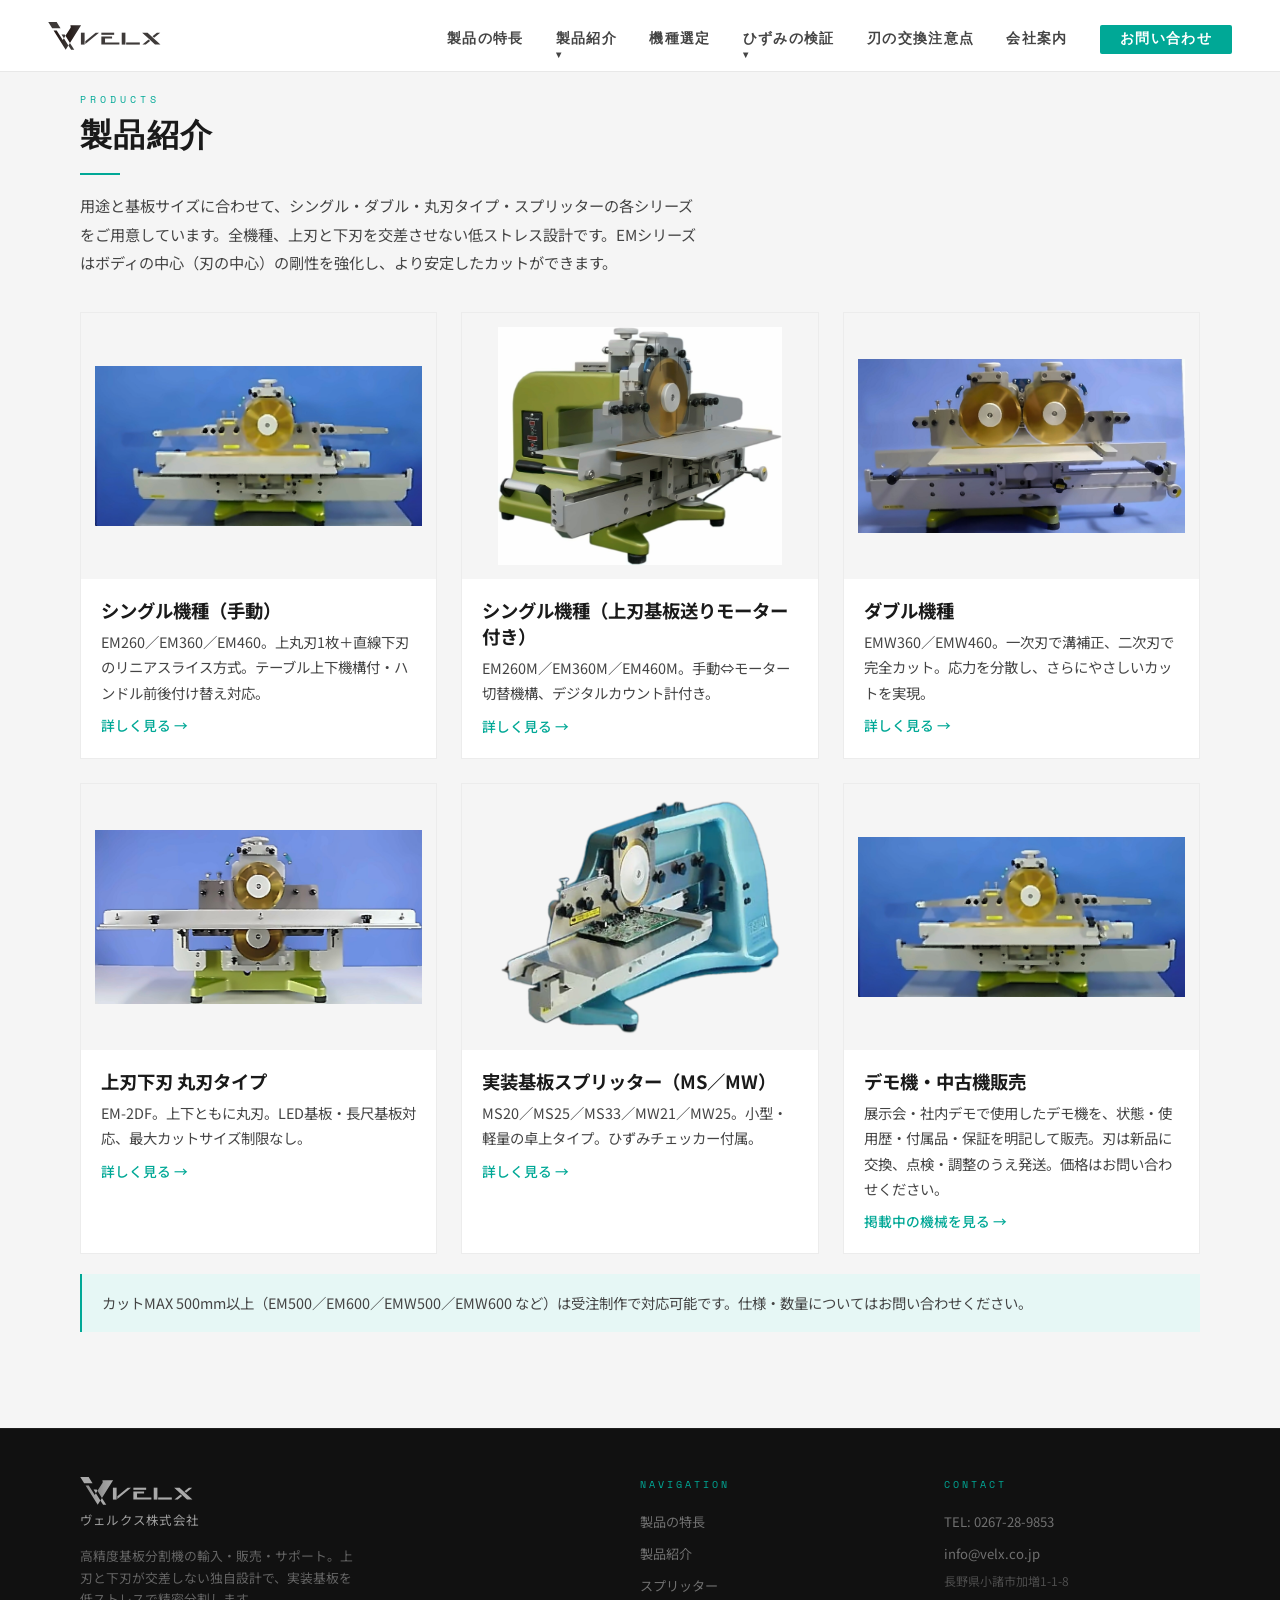
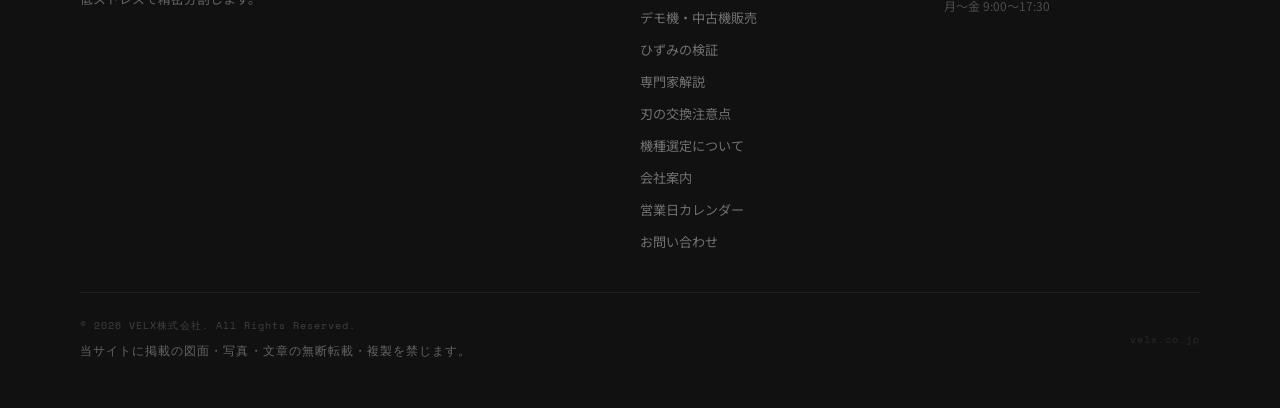
<file: products.html>
<!DOCTYPE html>
<html lang="ja">
<head>
<meta charset="UTF-8">
<meta name="viewport" content="width=device-width, initial-scale=1.0">
<meta name="description" content="VELXの基板分割機ラインナップ。シングル・ダブル・丸刃タイプ・スプリッター。">
<title>製品紹介 | VELX株式会社</title>
<link rel="preconnect" href="https://fonts.googleapis.com">
<link rel="preconnect" href="https://fonts.gstatic.com" crossorigin>
<link href="https://fonts.googleapis.com/css2?family=Josefin+Sans:wght@300;400;600;700&family=Noto+Sans+JP:wght@300;400;500;700&family=Space+Mono:wght@400;700&display=swap" rel="stylesheet">
<link rel="stylesheet" href="assets/site.css">
</head>
<body>
<nav id="nav">
<a href="index.html" class="nav-logo">
    <svg class="velx-logo-h" viewBox="427 244 310 77" xmlns="http://www.w3.org/2000/svg">
      <defs>
        <linearGradient id="ng16" x1="442.32" y1="293.85" x2="483.06" y2="293.85" gradientUnits="userSpaceOnUse">
          <stop offset="0" stop-color="#231815"/><stop offset=".36" stop-color="#29201e"/>
          <stop offset=".95" stop-color="#3c3736"/><stop offset="1" stop-color="#3e3a39"/>
        </linearGradient>
        <linearGradient id="ng11" x1="475.02" y1="277.21" x2="517.99" y2="277.21" gradientUnits="userSpaceOnUse">
          <stop offset="0" stop-color="#231815"/><stop offset=".36" stop-color="#29201e"/>
          <stop offset=".95" stop-color="#3c3736"/><stop offset="1" stop-color="#3e3a39"/>
        </linearGradient>
      </defs>
      <polygon fill="#3e3a39" points="461.56 261.39 438.46 261.39 427.7 244.34 450.81 244.34"/>
      <polygon fill="url(#ng16)" points="483.06 308.39 475.62 320.21 442.32 267.49 450.93 267.49 467.56 293.83 470.71 288.85"/>
      <path fill="url(#ng11)" d="M517.99,252.87l-30.63,48.68-.06-.1-12.28-19.42,13.72-21.69c.63-1,.86-2.21.63-3.37l-.82-4.1h29.44Z"/>
      <polygon fill="#3e3a39" points="472.91 278.69 475.03 282.03 470.71 288.85 464.3 278.69"/>
      <polygon fill="#3e3a39" points="499.16 320.21 490.53 320.21 483.06 308.39 487.36 301.55"/>
      <polygon fill="#3e3a39" points="517.54 273.37 517.54 306.11 527.68 306.11 527.68 273.37"/>
      <polygon fill="#3e3a39" points="529.64 296.93 529.64 304.49 567.26 273.37 558.08 273.37"/>
      <rect fill="#3e3a39" x="573.72" y="273.37" width="35.21" height="5.87"/>
      <polygon fill="#3e3a39" points="583.85 300.24 583.85 289.53 603.23 289.53 603.23 283.66 583.85 283.66 573.72 283.66 573.72 289.53 573.72 300.24 573.72 306.11 583.85 306.11 623.33 306.11 623.33 300.24 583.85 300.24"/>
      <rect fill="#3e3a39" x="641.87" y="300.24" width="37.62" height="5.87"/>
      <rect fill="#3e3a39" x="629.77" y="273.37" width="10.13" height="32.75"/>
      <polygon fill="#3e3a39" points="717.23 288.54 712.88 284.51 700.85 273.37 685.95 273.37 705 291.03 709.35 295.05 721.28 306.11 736.19 306.11"/>
      <polygon fill="#3e3a39" points="735.59 273.37 726.38 273.37 714.41 283.25 718.75 287.28"/>
      <polygon fill="#3e3a39" points="686.75 306.11 695.96 306.11 707.81 296.32 703.47 292.3"/>
    </svg>
  </a>
  <ul class="nav-links">
    <li><a href="features.html">製品の特長</a></li>
    <li class="dd"><a href="products.html">製品紹介</a>
      <div class="dd-menu">
        <a href="products-single.html">シングル機種（手動）</a>
        <a href="products-motor.html">シングル機種（モーター付き）</a>
        <a href="products-double.html">ダブル機種</a>
        <a href="products-disc.html">上刃下刃 丸刃タイプ</a>
        <a href="products-splitter.html">スプリッター</a>
        <a href="used.html">デモ機・中古機販売</a>
      </div>
    </li>
    <li><a href="selection.html">機種選定</a></li>
    <li class="dd"><a href="strain.html">ひずみの検証</a>
      <div class="dd-menu">
        <a href="strain.html">ひずみの検証データ</a>
        <a href="reliability.html">専門家解説：分割法と信頼性</a>
      </div>
    </li>
    <li><a href="blade.html">刃の交換注意点</a></li>
    <li><a href="index.html#about">会社案内</a></li>
    <li><a href="index.html#contact" class="nav-contact-btn">お問い合わせ</a></li>
  </ul>
  <button class="hamburger" id="hamburger" aria-label="メニュー">
    <span></span><span></span><span></span>
  </button>
</nav>
<div class="mobile-menu" id="mobile-menu">
  <a href="features.html">製品の特長</a>
  <a href="products.html">製品紹介</a>
  <a href="products-single.html">　└ シングル機種（手動）</a>
  <a href="products-motor.html">　└ モーター付き</a>
  <a href="products-double.html">　└ ダブル機種</a>
  <a href="products-disc.html">　└ 丸刃タイプ</a>
  <a href="products-splitter.html">　└ スプリッター</a>
  <a href="used.html">　└ デモ機・中古機販売</a>
  <a href="selection.html">機種選定</a>
  <a href="strain.html">ひずみの検証</a>
  <a href="reliability.html">　└ 専門家解説：分割法と信頼性</a>
  <a href="blade.html">刃の交換注意点</a>
  <a href="index.html#about">会社案内</a>
  <a href="index.html#contact">お問い合わせ</a>
</div>

<section id="products" class="page-pad">
  <div class="reveal visible">
    <div class="section-label">PRODUCTS</div>
    <h2 class="section-h2">製品紹介</h2>
    <div class="section-divider"></div>
    <p class="section-lead">用途と基板サイズに合わせて、シングル・ダブル・丸刃タイプ・スプリッターの各シリーズをご用意しています。全機種、上刃と下刃を交差させない低ストレス設計です。EMシリーズはボディの中心（刃の中心）の剛性を強化し、より安定したカットができます。</p>
  </div>
  <div class="cat-grid">
    <a class="cat-card reveal" href="products-single.html">
      <img src="images/em360.jpg" alt="シングル機種（手動）">
      <div class="cat-body">
        <div class="cat-name">シングル機種（手動）</div>
        <div class="cat-desc">EM260／EM360／EM460。上丸刃1枚＋直線下刃のリニアスライス方式。テーブル上下機構付・ハンドル前後付け替え対応。</div>
        <div class="cat-more">詳しく見る →</div>
      </div>
    </a>
    <a class="cat-card reveal" href="products-motor.html">
      <img src="images/em360m.jpg" alt="シングル機種（上刃基板送りモーター付き）">
      <div class="cat-body">
        <div class="cat-name">シングル機種（上刃基板送りモーター付き）</div>
        <div class="cat-desc">EM260M／EM360M／EM460M。手動⇔モーター切替機構、デジタルカウント計付き。</div>
        <div class="cat-more">詳しく見る →</div>
      </div>
    </a>
    <a class="cat-card reveal" href="products-double.html">
      <img src="images/emw360.jpg" alt="ダブル機種">
      <div class="cat-body">
        <div class="cat-name">ダブル機種</div>
        <div class="cat-desc">EMW360／EMW460。一次刃で溝補正、二次刃で完全カット。応力を分散し、さらにやさしいカットを実現。</div>
        <div class="cat-more">詳しく見る →</div>
      </div>
    </a>
    <a class="cat-card reveal" href="products-disc.html">
      <img src="images/em2df.jpg" alt="上刃下刃 丸刃タイプ">
      <div class="cat-body">
        <div class="cat-name">上刃下刃 丸刃タイプ</div>
        <div class="cat-desc">EM-2DF。上下ともに丸刃。LED基板・長尺基板対応、最大カットサイズ制限なし。</div>
        <div class="cat-more">詳しく見る →</div>
      </div>
    </a>
    <a class="cat-card reveal" href="products-splitter.html">
      <img src="images/ms25.webp" alt="実装基板スプリッター（MS／MW）">
      <div class="cat-body">
        <div class="cat-name">実装基板スプリッター（MS／MW）</div>
        <div class="cat-desc">MS20／MS25／MS33／MW21／MW25。小型・軽量の卓上タイプ。ひずみチェッカー付属。</div>
        <div class="cat-more">詳しく見る →</div>
      </div>
    </a>
    <a class="cat-card reveal" href="used.html">
      <img src="images/em360.jpg" alt="デモ機・中古機販売">
      <div class="cat-body">
        <div class="cat-name">デモ機・中古機販売</div>
        <div class="cat-desc">展示会・社内デモで使用したデモ機を、状態・使用歴・付属品・保証を明記して販売。刃は新品に交換、点検・調整のうえ発送。価格はお問い合わせください。</div>
        <div class="cat-more">掲載中の機械を見る →</div>
      </div>
    </a>
  </div>
  <div class="note-box reveal">カットMAX 500mm以上（EM500／EM600／EMW500／EMW600 など）は受注制作で対応可能です。仕様・数量についてはお問い合わせください。</div>
</section>
<footer>
  <div class="footer-grid">
    <div class="footer-brand">
      <div style="margin-bottom:12px">
        <svg class="velx-logo-h" viewBox="427 244 310 77" xmlns="http://www.w3.org/2000/svg">
          <defs>
            <linearGradient id="fg16" x1="442.32" y1="293.85" x2="483.06" y2="293.85" gradientUnits="userSpaceOnUse">
              <stop offset="0" stop-color="#888"/><stop offset=".36" stop-color="#999"/>
              <stop offset=".95" stop-color="#aaa"/><stop offset="1" stop-color="#bbb"/>
            </linearGradient>
            <linearGradient id="fg11" x1="475.02" y1="277.21" x2="517.99" y2="277.21" gradientUnits="userSpaceOnUse">
              <stop offset="0" stop-color="#888"/><stop offset=".36" stop-color="#999"/>
              <stop offset=".95" stop-color="#aaa"/><stop offset="1" stop-color="#bbb"/>
            </linearGradient>
          </defs>
          <polygon fill="#aaa" points="461.56 261.39 438.46 261.39 427.7 244.34 450.81 244.34"/>
          <polygon fill="url(#fg16)" points="483.06 308.39 475.62 320.21 442.32 267.49 450.93 267.49 467.56 293.83 470.71 288.85"/>
          <path fill="url(#fg11)" d="M517.99,252.87l-30.63,48.68-.06-.1-12.28-19.42,13.72-21.69c.63-1,.86-2.21.63-3.37l-.82-4.1h29.44Z"/>
          <polygon fill="#aaa" points="472.91 278.69 475.03 282.03 470.71 288.85 464.3 278.69"/>
          <polygon fill="#aaa" points="499.16 320.21 490.53 320.21 483.06 308.39 487.36 301.55"/>
          <polygon fill="#aaa" points="517.54 273.37 517.54 306.11 527.68 306.11 527.68 273.37"/>
          <polygon fill="#aaa" points="529.64 296.93 529.64 304.49 567.26 273.37 558.08 273.37"/>
          <rect fill="#aaa" x="573.72" y="273.37" width="35.21" height="5.87"/>
          <polygon fill="#aaa" points="583.85 300.24 583.85 289.53 603.23 289.53 603.23 283.66 583.85 283.66 573.72 283.66 573.72 289.53 573.72 300.24 573.72 306.11 583.85 306.11 623.33 306.11 623.33 300.24 583.85 300.24"/>
          <rect fill="#aaa" x="641.87" y="300.24" width="37.62" height="5.87"/>
          <rect fill="#aaa" x="629.77" y="273.37" width="10.13" height="32.75"/>
          <polygon fill="#aaa" points="717.23 288.54 712.88 284.51 700.85 273.37 685.95 273.37 705 291.03 709.35 295.05 721.28 306.11 736.19 306.11"/>
          <polygon fill="#aaa" points="735.59 273.37 726.38 273.37 714.41 283.25 718.75 287.28"/>
          <polygon fill="#aaa" points="686.75 306.11 695.96 306.11 707.81 296.32 703.47 292.3"/>
        </svg>
        <div style="font-size:0.78rem;color:rgba(255,255,255,0.6);letter-spacing:0.1em;margin-top:6px;">ヴェルクス株式会社</div>
      </div>
      <p class="footer-tagline">高精度基板分割機の輸入・販売・サポート。上刃と下刃が交差しない独自設計で、実装基板を低ストレスで精密分割します。</p>
    </div>
    <div>
      <div class="footer-col-title">NAVIGATION</div>
      <ul class="footer-links">
        <li><a href="features.html">製品の特長</a></li>
        <li><a href="products.html">製品紹介</a></li><li><a href="products-splitter.html">スプリッター</a></li><li><a href="used.html">デモ機・中古機販売</a></li><li><a href="strain.html">ひずみの検証</a></li><li><a href="reliability.html">専門家解説</a></li><li><a href="blade.html">刃の交換注意点</a></li>
        <li><a href="selection.html">機種選定について</a></li>
        <li><a href="index.html#about">会社案内</a></li>
        <li><a href="index.html#calendar">営業日カレンダー</a></li>
        <li><a href="index.html#contact">お問い合わせ</a></li>
      </ul>
    </div>
    <div>
      <div class="footer-col-title">CONTACT</div>
      <ul class="footer-links">
        <li><a href="tel:0267-28-9853">TEL: 0267-28-9853</a></li>
        <li><a href="mailto:info@velx.co.jp">info@velx.co.jp</a></li>
        <li style="color:rgba(255,255,255,0.25);font-size:0.75rem;">長野県小諸市加増1-1-8</li>
        <li style="color:rgba(255,255,255,0.25);font-size:0.75rem;">月〜金 9:00〜17:30</li>
      </ul>
    </div>
  </div>
  <div class="footer-bottom">
    <span class="footer-copy">© 2026 VELX株式会社. All Rights Reserved.<div class="footer-notice">当サイトに掲載の図面・写真・文章の無断転載・複製を禁じます。</div></span>
    <span class="footer-copy" style="opacity:0.5">velx.co.jp</span>
  </div>
</footer>
<script src="assets/calendar-data.js"></script>
<script src="assets/calendar.js"></script>
<script src="assets/site.js"></script>
</body>
</html>
</file>
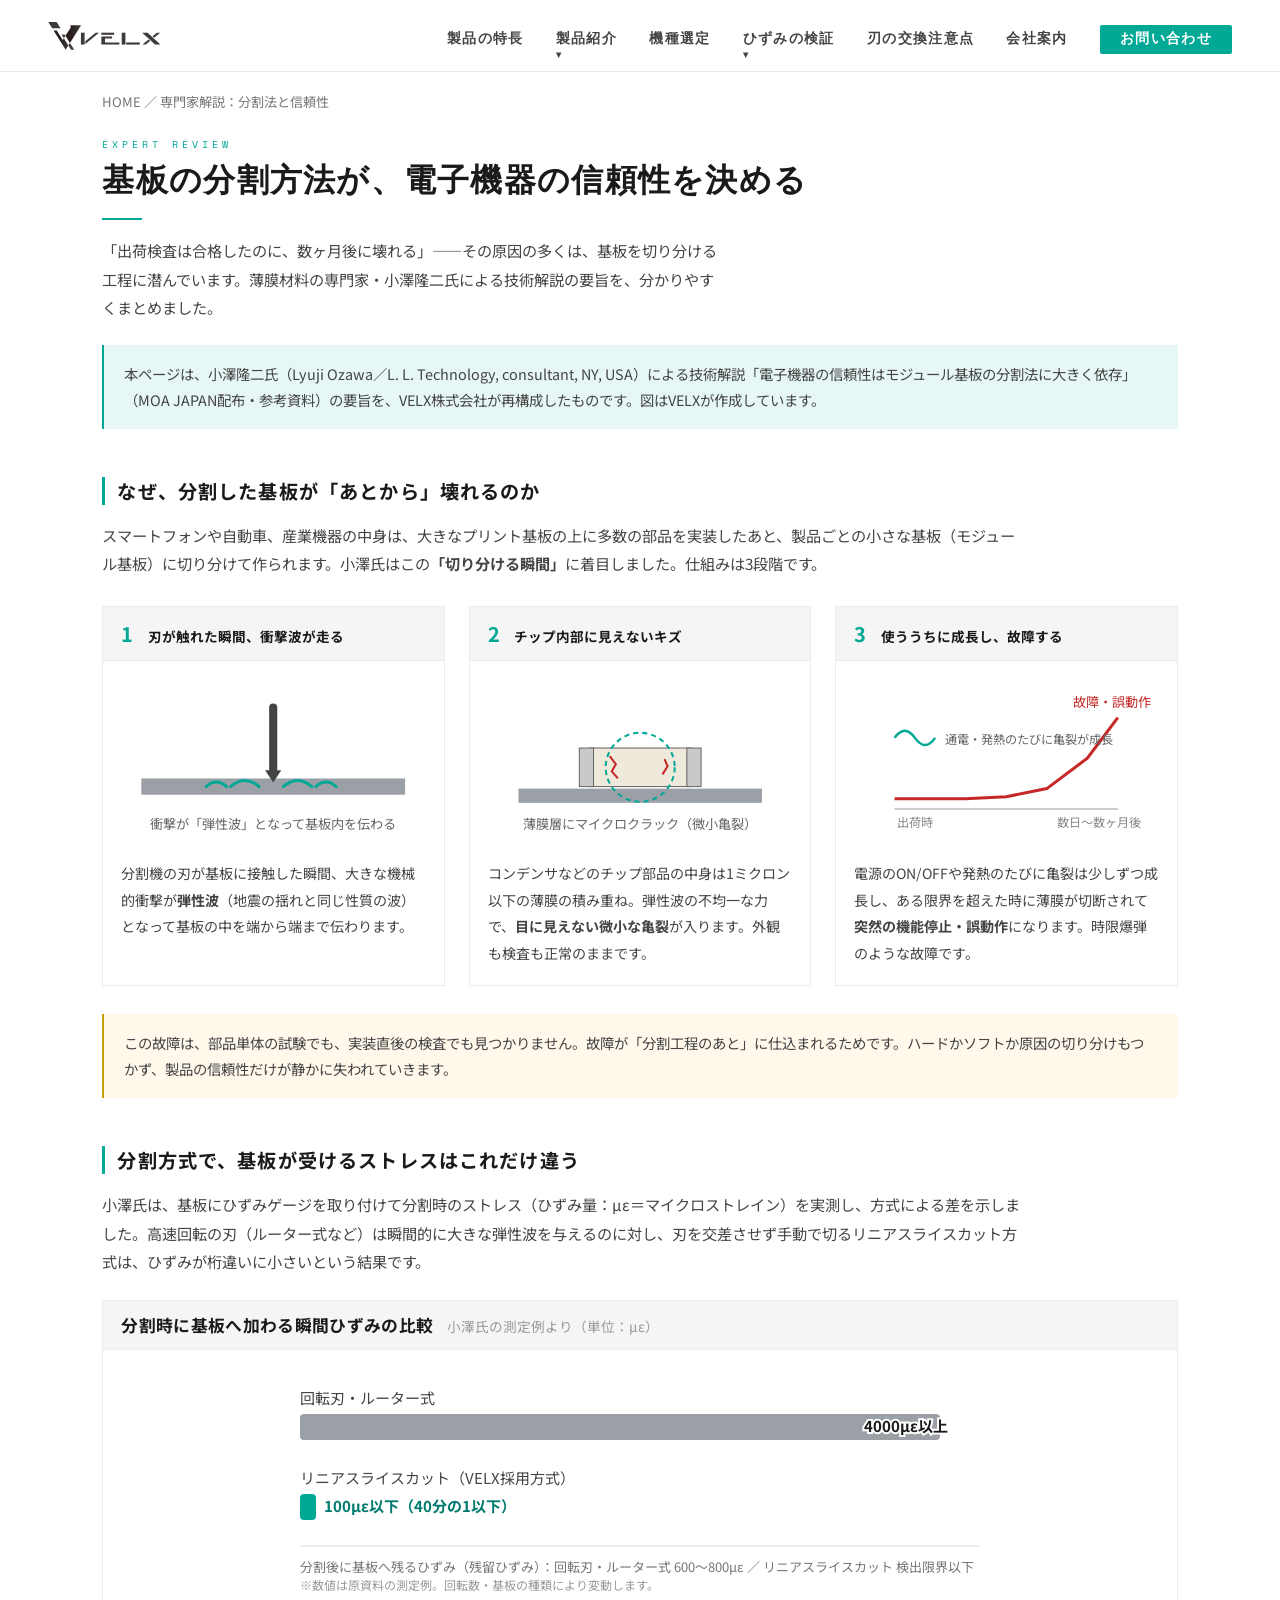
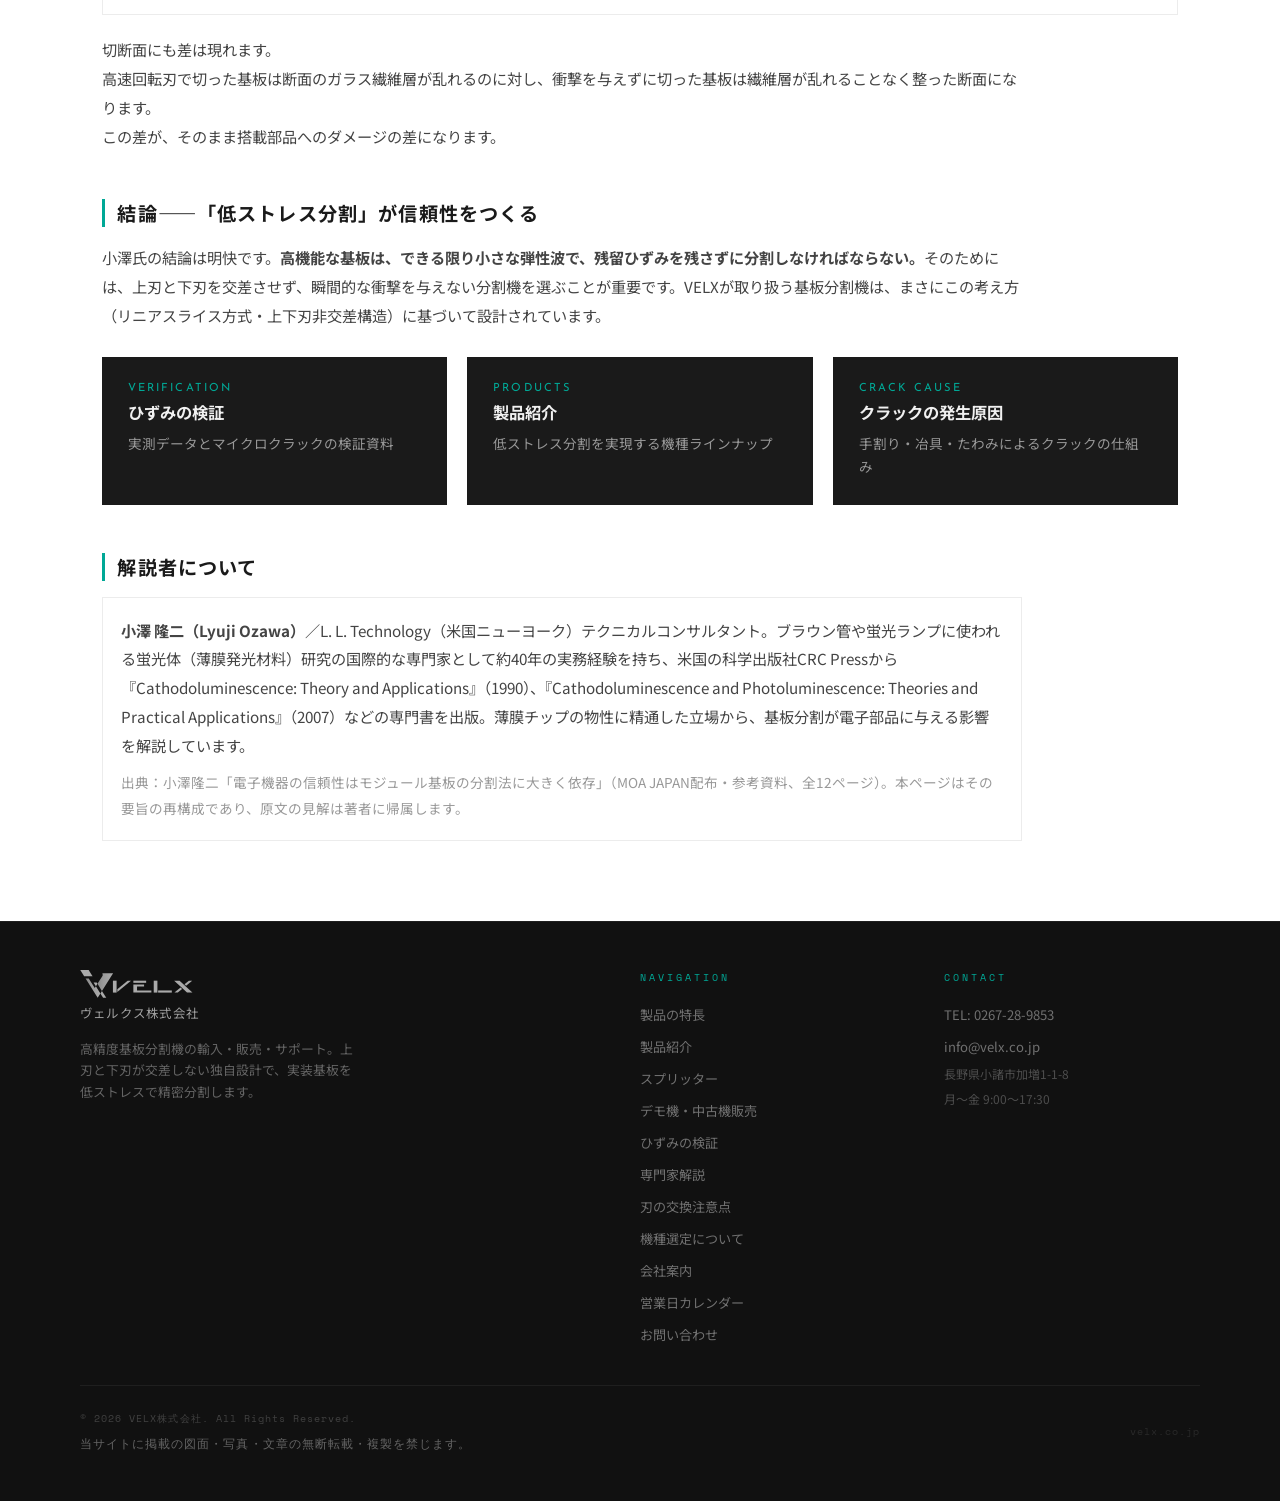
<file: reliability.html>
<!DOCTYPE html>
<html lang="ja">
<head>
<meta charset="UTF-8">
<meta name="viewport" content="width=device-width, initial-scale=1.0">
<meta name="description" content="薄膜材料の専門家・小澤隆二氏の技術解説の要旨。弾性波・マイクロクラックと低ストレス分割の重要性を分かりやすく紹介。">
<title>専門家解説：基板の分割方法と電子機器の信頼性 | VELX株式会社</title>
<link rel="preconnect" href="https://fonts.googleapis.com">
<link rel="preconnect" href="https://fonts.gstatic.com" crossorigin>
<link href="https://fonts.googleapis.com/css2?family=Josefin+Sans:wght@300;400;600;700&family=Noto+Sans+JP:wght@300;400;500;700&family=Space+Mono:wght@400;700&display=swap" rel="stylesheet">
<link rel="stylesheet" href="assets/site.css">
</head>
<body>
<nav id="nav">
<a href="index.html" class="nav-logo">
    <svg class="velx-logo-h" viewBox="427 244 310 77" xmlns="http://www.w3.org/2000/svg">
      <defs>
        <linearGradient id="ng16" x1="442.32" y1="293.85" x2="483.06" y2="293.85" gradientUnits="userSpaceOnUse">
          <stop offset="0" stop-color="#231815"/><stop offset=".36" stop-color="#29201e"/>
          <stop offset=".95" stop-color="#3c3736"/><stop offset="1" stop-color="#3e3a39"/>
        </linearGradient>
        <linearGradient id="ng11" x1="475.02" y1="277.21" x2="517.99" y2="277.21" gradientUnits="userSpaceOnUse">
          <stop offset="0" stop-color="#231815"/><stop offset=".36" stop-color="#29201e"/>
          <stop offset=".95" stop-color="#3c3736"/><stop offset="1" stop-color="#3e3a39"/>
        </linearGradient>
      </defs>
      <polygon fill="#3e3a39" points="461.56 261.39 438.46 261.39 427.7 244.34 450.81 244.34"/>
      <polygon fill="url(#ng16)" points="483.06 308.39 475.62 320.21 442.32 267.49 450.93 267.49 467.56 293.83 470.71 288.85"/>
      <path fill="url(#ng11)" d="M517.99,252.87l-30.63,48.68-.06-.1-12.28-19.42,13.72-21.69c.63-1,.86-2.21.63-3.37l-.82-4.1h29.44Z"/>
      <polygon fill="#3e3a39" points="472.91 278.69 475.03 282.03 470.71 288.85 464.3 278.69"/>
      <polygon fill="#3e3a39" points="499.16 320.21 490.53 320.21 483.06 308.39 487.36 301.55"/>
      <polygon fill="#3e3a39" points="517.54 273.37 517.54 306.11 527.68 306.11 527.68 273.37"/>
      <polygon fill="#3e3a39" points="529.64 296.93 529.64 304.49 567.26 273.37 558.08 273.37"/>
      <rect fill="#3e3a39" x="573.72" y="273.37" width="35.21" height="5.87"/>
      <polygon fill="#3e3a39" points="583.85 300.24 583.85 289.53 603.23 289.53 603.23 283.66 583.85 283.66 573.72 283.66 573.72 289.53 573.72 300.24 573.72 306.11 583.85 306.11 623.33 306.11 623.33 300.24 583.85 300.24"/>
      <rect fill="#3e3a39" x="641.87" y="300.24" width="37.62" height="5.87"/>
      <rect fill="#3e3a39" x="629.77" y="273.37" width="10.13" height="32.75"/>
      <polygon fill="#3e3a39" points="717.23 288.54 712.88 284.51 700.85 273.37 685.95 273.37 705 291.03 709.35 295.05 721.28 306.11 736.19 306.11"/>
      <polygon fill="#3e3a39" points="735.59 273.37 726.38 273.37 714.41 283.25 718.75 287.28"/>
      <polygon fill="#3e3a39" points="686.75 306.11 695.96 306.11 707.81 296.32 703.47 292.3"/>
    </svg>
  </a>
  <ul class="nav-links">
    <li><a href="features.html">製品の特長</a></li>
    <li class="dd"><a href="products.html">製品紹介</a>
      <div class="dd-menu">
        <a href="products-single.html">シングル機種（手動）</a>
        <a href="products-motor.html">シングル機種（モーター付き）</a>
        <a href="products-double.html">ダブル機種</a>
        <a href="products-disc.html">上刃下刃 丸刃タイプ</a>
        <a href="products-splitter.html">スプリッター</a>
        <a href="used.html">デモ機・中古機販売</a>
      </div>
    </li>
    <li><a href="selection.html">機種選定</a></li>
    <li class="dd"><a href="strain.html">ひずみの検証</a>
      <div class="dd-menu">
        <a href="strain.html">ひずみの検証データ</a>
        <a href="reliability.html">専門家解説：分割法と信頼性</a>
      </div>
    </li>
    <li><a href="blade.html">刃の交換注意点</a></li>
    <li><a href="index.html#about">会社案内</a></li>
    <li><a href="index.html#contact" class="nav-contact-btn">お問い合わせ</a></li>
  </ul>
  <button class="hamburger" id="hamburger" aria-label="メニュー">
    <span></span><span></span><span></span>
  </button>
</nav>
<div class="mobile-menu" id="mobile-menu">
  <a href="features.html">製品の特長</a>
  <a href="products.html">製品紹介</a>
  <a href="products-single.html">　└ シングル機種（手動）</a>
  <a href="products-motor.html">　└ モーター付き</a>
  <a href="products-double.html">　└ ダブル機種</a>
  <a href="products-disc.html">　└ 丸刃タイプ</a>
  <a href="products-splitter.html">　└ スプリッター</a>
  <a href="used.html">　└ デモ機・中古機販売</a>
  <a href="selection.html">機種選定</a>
  <a href="strain.html">ひずみの検証</a>
  <a href="reliability.html">　└ 専門家解説：分割法と信頼性</a>
  <a href="blade.html">刃の交換注意点</a>
  <a href="index.html#about">会社案内</a>
  <a href="index.html#contact">お問い合わせ</a>
</div>


<section id="reliability" class="page-pad" style="padding-left:8vw;padding-right:8vw;padding-bottom:80px;">
  <div class="crumbs"><a href="index.html">HOME</a> ／ 専門家解説：分割法と信頼性</div>
  <div class="reveal visible">
    <div class="section-label">EXPERT REVIEW</div>
    <h2 class="section-h2">基板の分割方法が、電子機器の信頼性を決める</h2>
    <div class="section-divider"></div>
    <p class="section-lead">「出荷検査は合格したのに、数ヶ月後に壊れる」——その原因の多くは、基板を切り分ける工程に潜んでいます。薄膜材料の専門家・小澤隆二氏による技術解説の要旨を、分かりやすくまとめました。</p>
  </div>

  <div class="note-box" style="margin-top:24px;">本ページは、小澤隆二氏（Lyuji Ozawa／L. L. Technology, consultant, NY, USA）による技術解説「電子機器の信頼性はモジュール基板の分割法に大きく依存」（MOA JAPAN配布・参考資料）の要旨を、VELX株式会社が再構成したものです。図はVELXが作成しています。</div>

  <div class="subh">なぜ、分割した基板が「あとから」壊れるのか</div>
  <p class="crk-p">スマートフォンや自動車、産業機器の中身は、大きなプリント基板の上に多数の部品を実装したあと、製品ごとの小さな基板（モジュール基板）に切り分けて作られます。小澤氏はこの<strong>「切り分ける瞬間」</strong>に着目しました。仕組みは3段階です。</p>

  <div class="cat-grid" style="margin-top:28px;grid-template-columns:repeat(auto-fit,minmax(260px,1fr));">
    <div class="dwg-card">
      <div class="dwg-head"><span class="dwg-model" style="color:var(--teal);">1</span><span class="dwg-note" style="color:var(--black);font-weight:700;">刃が触れた瞬間、衝撃波が走る</span></div>
      <svg viewBox="0 0 300 170" style="width:100%;display:block;" role="img" aria-label="刃の接触で弾性波が発生">
        <rect x="20" y="100" width="260" height="16" fill="#9aa0a6"/>
        <path d="M150 30 L150 92" stroke="#444" stroke-width="8" stroke-linecap="round"/>
        <path d="M142 92 L150 104 L158 92" fill="#444"/>
        <path d="M160 108 q14 -12 28 0 M192 108 q10 -9 20 0 M136 108 q-14 -12 -28 0 M104 108 q-10 -9 -20 0" stroke="#00A896" stroke-width="3" fill="none" stroke-linecap="round"/>
        <text x="150" y="150" font-size="13" fill="#666" text-anchor="middle">衝撃が「弾性波」となって基板内を伝わる</text>
      </svg>
      <p class="crk-p" style="font-size:0.88rem;margin-top:10px;">分割機の刃が基板に接触した瞬間、大きな機械的衝撃が<strong>弾性波</strong>（地震の揺れと同じ性質の波）となって基板の中を端から端まで伝わります。</p>
    </div>
    <div class="dwg-card">
      <div class="dwg-head"><span class="dwg-model" style="color:var(--teal);">2</span><span class="dwg-note" style="color:var(--black);font-weight:700;">チップ内部に見えないキズ</span></div>
      <svg viewBox="0 0 300 170" style="width:100%;display:block;" role="img" aria-label="薄膜層のマイクロクラック">
        <rect x="30" y="110" width="240" height="14" fill="#9aa0a6"/>
        <rect x="100" y="70" width="100" height="38" fill="#efe9dc" stroke="#666"/>
        <rect x="90" y="70" width="14" height="38" fill="#c9c9c9" stroke="#666"/>
        <rect x="196" y="70" width="14" height="38" fill="#c9c9c9" stroke="#666"/>
        <path d="M120 78 l6 8 l-4 7 l6 7 M172 96 l5 -8 l-3 -7" stroke="#c62828" stroke-width="2" fill="none"/>
        <circle cx="150" cy="89" r="34" fill="none" stroke="#00A896" stroke-width="2" stroke-dasharray="5 4"/>
        <text x="150" y="150" font-size="13" fill="#666" text-anchor="middle">薄膜層にマイクロクラック（微小亀裂）</text>
      </svg>
      <p class="crk-p" style="font-size:0.88rem;margin-top:10px;">コンデンサなどのチップ部品の中身は1ミクロン以下の薄膜の積み重ね。弾性波の不均一な力で、<strong>目に見えない微小な亀裂</strong>が入ります。外観も検査も正常のままです。</p>
    </div>
    <div class="dwg-card">
      <div class="dwg-head"><span class="dwg-model" style="color:var(--teal);">3</span><span class="dwg-note" style="color:var(--black);font-weight:700;">使ううちに成長し、故障する</span></div>
      <svg viewBox="0 0 300 170" style="width:100%;display:block;" role="img" aria-label="クラックの成長と故障">
        <path d="M40 120 L110 120 L150 118 L190 110 L230 80 L260 40" stroke="#c62828" stroke-width="3" fill="none"/>
        <path d="M40 130 L260 130" stroke="#bbb" stroke-width="1.5"/>
        <text x="42" y="148" font-size="12" fill="#888">出荷時</text>
        <text x="200" y="148" font-size="12" fill="#888">数日〜数ヶ月後</text>
        <text x="216" y="30" font-size="13" fill="#c62828">故障・誤動作</text>
        <path d="M40 60 q10 -14 20 0 q10 14 20 0" stroke="#00A896" stroke-width="2.5" fill="none"/>
        <text x="90" y="66" font-size="12" fill="#666">通電・発熱のたびに亀裂が成長</text>
      </svg>
      <p class="crk-p" style="font-size:0.88rem;margin-top:10px;">電源のON/OFFや発熱のたびに亀裂は少しずつ成長し、ある限界を超えた時に薄膜が切断されて<strong>突然の機能停止・誤動作</strong>になります。時限爆弾のような故障です。</p>
    </div>
  </div>

  <div class="warn-box reveal" style="margin-top:28px;">この故障は、部品単体の試験でも、実装直後の検査でも見つかりません。故障が「分割工程のあと」に仕込まれるためです。ハードかソフトか原因の切り分けもつかず、製品の信頼性だけが静かに失われていきます。</div>

  <div class="subh">分割方式で、基板が受けるストレスはこれだけ違う</div>
  <p class="crk-p">小澤氏は、基板にひずみゲージを取り付けて分割時のストレス（ひずみ量：με＝マイクロストレイン）を実測し、方式による差を示しました。高速回転の刃（ルーター式など）は瞬間的に大きな弾性波を与えるのに対し、刃を交差させず手動で切るリニアスライスカット方式は、ひずみが桁違いに小さいという結果です。</p>

  <div class="dwg-card reveal" style="margin-top:24px;">
    <div class="dwg-head"><span class="dwg-model" style="font-size:1.05rem;">分割時に基板へ加わる瞬間ひずみの比較</span><span class="dwg-note">小澤氏の測定例より（単位：με）</span></div>
    <svg viewBox="0 0 720 230" style="width:100%;max-width:720px;display:block;margin:0 auto;" role="img" aria-label="分割方式別のひずみ比較の棒グラフ">
      <text x="20" y="38" font-size="15" fill="#444">回転刃・ルーター式</text>
      <rect x="20" y="48" width="640" height="26" rx="4" fill="#9aa0a6"/>
      <text x="668" y="66" font-size="15" font-weight="700" fill="#1A1A1A" text-anchor="end" style="paint-order:stroke;stroke:#fff;stroke-width:4;">4000με以上</text>
      <text x="20" y="118" font-size="15" fill="#444">リニアスライスカット（VELX採用方式）</text>
      <rect x="20" y="128" width="16" height="26" rx="4" fill="#00A896"/>
      <text x="44" y="146" font-size="15" font-weight="700" fill="#007A6E">100με以下（40分の1以下）</text>
      <line x1="20" y1="180" x2="700" y2="180" stroke="#ddd"/>
      <text x="20" y="206" font-size="13" fill="#767676">分割後に基板へ残るひずみ（残留ひずみ）：回転刃・ルーター式 600〜800με ／ リニアスライスカット 検出限界以下</text>
      <text x="20" y="224" font-size="12" fill="#999">※数値は原資料の測定例。回転数・基板の種類により変動します。</text>
    </svg>
  </div>

  <p class="crk-p" style="margin-top:20px;">切断面にも差は現れます。<br>高速回転刃で切った基板は断面のガラス繊維層が乱れるのに対し、衝撃を与えずに切った基板は繊維層が乱れることなく整った断面になります。<br>この差が、そのまま搭載部品へのダメージの差になります。</p>

  <div class="subh">結論——「低ストレス分割」が信頼性をつくる</div>
  <p class="crk-p">小澤氏の結論は明快です。<strong>高機能な基板は、できる限り小さな弾性波で、残留ひずみを残さずに分割しなければならない。</strong>そのためには、上刃と下刃を交差させず、瞬間的な衝撃を与えない分割機を選ぶことが重要です。VELXが取り扱う基板分割機は、まさにこの考え方（リニアスライス方式・上下刃非交差構造）に基づいて設計されています。</p>

  <div class="link-row" style="margin-top:28px;">
    <a class="link-tile" href="strain.html"><div class="lt-en">VERIFICATION</div><div class="lt-ja">ひずみの検証</div><div class="lt-desc">実測データとマイクロクラックの検証資料</div></a>
    <a class="link-tile" href="products.html"><div class="lt-en">PRODUCTS</div><div class="lt-ja">製品紹介</div><div class="lt-desc">低ストレス分割を実現する機種ラインナップ</div></a>
    <a class="link-tile" href="features.html#crack"><div class="lt-en">CRACK CAUSE</div><div class="lt-ja">クラックの発生原因</div><div class="lt-desc">手割り・冶具・たわみによるクラックの仕組み</div></a>
  </div>

  <div class="subh">解説者について</div>
  <div class="dwg-card" style="max-width:920px;">
    <p class="crk-p"><strong>小澤 隆二（Lyuji Ozawa）</strong>／L. L. Technology（米国ニューヨーク）テクニカルコンサルタント。ブラウン管や蛍光ランプに使われる蛍光体（薄膜発光材料）研究の国際的な専門家として約40年の実務経験を持ち、米国の科学出版社CRC Pressから『Cathodoluminescence: Theory and Applications』（1990）、『Cathodoluminescence and Photoluminescence: Theories and Practical Applications』（2007）などの専門書を出版。薄膜チップの物性に精通した立場から、基板分割が電子部品に与える影響を解説しています。</p>
    <p class="crk-p" style="margin-top:10px;font-size:0.85rem;color:var(--mid-gray);">出典：小澤隆二「電子機器の信頼性はモジュール基板の分割法に大きく依存」（MOA JAPAN配布・参考資料、全12ページ）。本ページはその要旨の再構成であり、原文の見解は著者に帰属します。</p>
  </div>
</section>

<footer>
  <div class="footer-grid">
    <div class="footer-brand">
      <div style="margin-bottom:12px">
        <svg class="velx-logo-h" viewBox="427 244 310 77" xmlns="http://www.w3.org/2000/svg">
          <defs>
            <linearGradient id="fg16" x1="442.32" y1="293.85" x2="483.06" y2="293.85" gradientUnits="userSpaceOnUse">
              <stop offset="0" stop-color="#888"/><stop offset=".36" stop-color="#999"/>
              <stop offset=".95" stop-color="#aaa"/><stop offset="1" stop-color="#bbb"/>
            </linearGradient>
            <linearGradient id="fg11" x1="475.02" y1="277.21" x2="517.99" y2="277.21" gradientUnits="userSpaceOnUse">
              <stop offset="0" stop-color="#888"/><stop offset=".36" stop-color="#999"/>
              <stop offset=".95" stop-color="#aaa"/><stop offset="1" stop-color="#bbb"/>
            </linearGradient>
          </defs>
          <polygon fill="#aaa" points="461.56 261.39 438.46 261.39 427.7 244.34 450.81 244.34"/>
          <polygon fill="url(#fg16)" points="483.06 308.39 475.62 320.21 442.32 267.49 450.93 267.49 467.56 293.83 470.71 288.85"/>
          <path fill="url(#fg11)" d="M517.99,252.87l-30.63,48.68-.06-.1-12.28-19.42,13.72-21.69c.63-1,.86-2.21.63-3.37l-.82-4.1h29.44Z"/>
          <polygon fill="#aaa" points="472.91 278.69 475.03 282.03 470.71 288.85 464.3 278.69"/>
          <polygon fill="#aaa" points="499.16 320.21 490.53 320.21 483.06 308.39 487.36 301.55"/>
          <polygon fill="#aaa" points="517.54 273.37 517.54 306.11 527.68 306.11 527.68 273.37"/>
          <polygon fill="#aaa" points="529.64 296.93 529.64 304.49 567.26 273.37 558.08 273.37"/>
          <rect fill="#aaa" x="573.72" y="273.37" width="35.21" height="5.87"/>
          <polygon fill="#aaa" points="583.85 300.24 583.85 289.53 603.23 289.53 603.23 283.66 583.85 283.66 573.72 283.66 573.72 289.53 573.72 300.24 573.72 306.11 583.85 306.11 623.33 306.11 623.33 300.24 583.85 300.24"/>
          <rect fill="#aaa" x="641.87" y="300.24" width="37.62" height="5.87"/>
          <rect fill="#aaa" x="629.77" y="273.37" width="10.13" height="32.75"/>
          <polygon fill="#aaa" points="717.23 288.54 712.88 284.51 700.85 273.37 685.95 273.37 705 291.03 709.35 295.05 721.28 306.11 736.19 306.11"/>
          <polygon fill="#aaa" points="735.59 273.37 726.38 273.37 714.41 283.25 718.75 287.28"/>
          <polygon fill="#aaa" points="686.75 306.11 695.96 306.11 707.81 296.32 703.47 292.3"/>
        </svg>
        <div style="font-size:0.78rem;color:rgba(255,255,255,0.6);letter-spacing:0.1em;margin-top:6px;">ヴェルクス株式会社</div>
      </div>
      <p class="footer-tagline">高精度基板分割機の輸入・販売・サポート。上刃と下刃が交差しない独自設計で、実装基板を低ストレスで精密分割します。</p>
    </div>
    <div>
      <div class="footer-col-title">NAVIGATION</div>
      <ul class="footer-links">
        <li><a href="features.html">製品の特長</a></li>
        <li><a href="products.html">製品紹介</a></li><li><a href="products-splitter.html">スプリッター</a></li><li><a href="used.html">デモ機・中古機販売</a></li><li><a href="strain.html">ひずみの検証</a></li><li><a href="reliability.html">専門家解説</a></li><li><a href="blade.html">刃の交換注意点</a></li>
        <li><a href="selection.html">機種選定について</a></li>
        <li><a href="index.html#about">会社案内</a></li>
        <li><a href="index.html#calendar">営業日カレンダー</a></li>
        <li><a href="index.html#contact">お問い合わせ</a></li>
      </ul>
    </div>
    <div>
      <div class="footer-col-title">CONTACT</div>
      <ul class="footer-links">
        <li><a href="tel:0267-28-9853">TEL: 0267-28-9853</a></li>
        <li><a href="mailto:info@velx.co.jp">info@velx.co.jp</a></li>
        <li style="color:rgba(255,255,255,0.25);font-size:0.75rem;">長野県小諸市加増1-1-8</li>
        <li style="color:rgba(255,255,255,0.25);font-size:0.75rem;">月〜金 9:00〜17:30</li>
      </ul>
    </div>
  </div>
  <div class="footer-bottom">
    <span class="footer-copy">© 2026 VELX株式会社. All Rights Reserved.<div class="footer-notice">当サイトに掲載の図面・写真・文章の無断転載・複製を禁じます。</div></span>
    <span class="footer-copy" style="opacity:0.5">velx.co.jp</span>
  </div>
</footer>
<script src="assets/calendar-data.js"></script>
<script src="assets/calendar.js"></script>
<script src="assets/site.js"></script>
</body>
</html>
</file>
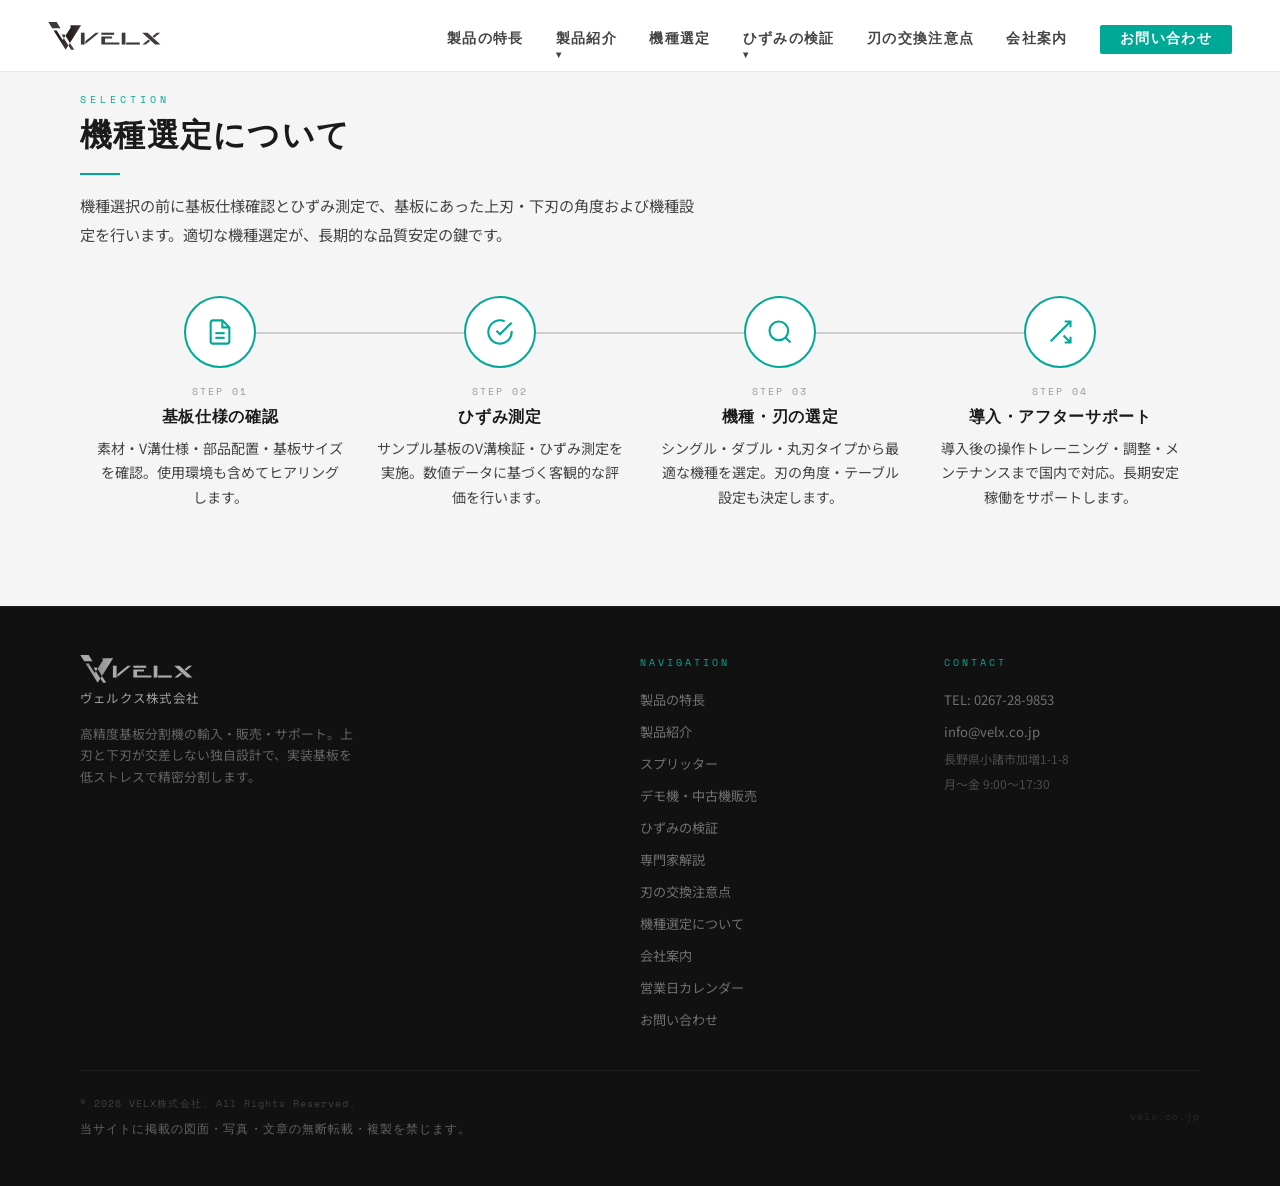
<file: selection.html>
<!DOCTYPE html>
<html lang="ja">
<head>
<meta charset="UTF-8">
<meta name="viewport" content="width=device-width, initial-scale=1.0">
<meta name="description" content="基板仕様の確認・ひずみ測定から最適な基板分割機を選定します。">
<title>機種選定について | VELX株式会社</title>
<link rel="preconnect" href="https://fonts.googleapis.com">
<link rel="preconnect" href="https://fonts.gstatic.com" crossorigin>
<link href="https://fonts.googleapis.com/css2?family=Josefin+Sans:wght@300;400;600;700&family=Noto+Sans+JP:wght@300;400;500;700&family=Space+Mono:wght@400;700&display=swap" rel="stylesheet">
<link rel="stylesheet" href="assets/site.css">
</head>
<body>
<nav id="nav">
<a href="index.html" class="nav-logo">
    <svg class="velx-logo-h" viewBox="427 244 310 77" xmlns="http://www.w3.org/2000/svg">
      <defs>
        <linearGradient id="ng16" x1="442.32" y1="293.85" x2="483.06" y2="293.85" gradientUnits="userSpaceOnUse">
          <stop offset="0" stop-color="#231815"/><stop offset=".36" stop-color="#29201e"/>
          <stop offset=".95" stop-color="#3c3736"/><stop offset="1" stop-color="#3e3a39"/>
        </linearGradient>
        <linearGradient id="ng11" x1="475.02" y1="277.21" x2="517.99" y2="277.21" gradientUnits="userSpaceOnUse">
          <stop offset="0" stop-color="#231815"/><stop offset=".36" stop-color="#29201e"/>
          <stop offset=".95" stop-color="#3c3736"/><stop offset="1" stop-color="#3e3a39"/>
        </linearGradient>
      </defs>
      <polygon fill="#3e3a39" points="461.56 261.39 438.46 261.39 427.7 244.34 450.81 244.34"/>
      <polygon fill="url(#ng16)" points="483.06 308.39 475.62 320.21 442.32 267.49 450.93 267.49 467.56 293.83 470.71 288.85"/>
      <path fill="url(#ng11)" d="M517.99,252.87l-30.63,48.68-.06-.1-12.28-19.42,13.72-21.69c.63-1,.86-2.21.63-3.37l-.82-4.1h29.44Z"/>
      <polygon fill="#3e3a39" points="472.91 278.69 475.03 282.03 470.71 288.85 464.3 278.69"/>
      <polygon fill="#3e3a39" points="499.16 320.21 490.53 320.21 483.06 308.39 487.36 301.55"/>
      <polygon fill="#3e3a39" points="517.54 273.37 517.54 306.11 527.68 306.11 527.68 273.37"/>
      <polygon fill="#3e3a39" points="529.64 296.93 529.64 304.49 567.26 273.37 558.08 273.37"/>
      <rect fill="#3e3a39" x="573.72" y="273.37" width="35.21" height="5.87"/>
      <polygon fill="#3e3a39" points="583.85 300.24 583.85 289.53 603.23 289.53 603.23 283.66 583.85 283.66 573.72 283.66 573.72 289.53 573.72 300.24 573.72 306.11 583.85 306.11 623.33 306.11 623.33 300.24 583.85 300.24"/>
      <rect fill="#3e3a39" x="641.87" y="300.24" width="37.62" height="5.87"/>
      <rect fill="#3e3a39" x="629.77" y="273.37" width="10.13" height="32.75"/>
      <polygon fill="#3e3a39" points="717.23 288.54 712.88 284.51 700.85 273.37 685.95 273.37 705 291.03 709.35 295.05 721.28 306.11 736.19 306.11"/>
      <polygon fill="#3e3a39" points="735.59 273.37 726.38 273.37 714.41 283.25 718.75 287.28"/>
      <polygon fill="#3e3a39" points="686.75 306.11 695.96 306.11 707.81 296.32 703.47 292.3"/>
    </svg>
  </a>
  <ul class="nav-links">
    <li><a href="features.html">製品の特長</a></li>
    <li class="dd"><a href="products.html">製品紹介</a>
      <div class="dd-menu">
        <a href="products-single.html">シングル機種（手動）</a>
        <a href="products-motor.html">シングル機種（モーター付き）</a>
        <a href="products-double.html">ダブル機種</a>
        <a href="products-disc.html">上刃下刃 丸刃タイプ</a>
        <a href="products-splitter.html">スプリッター</a>
        <a href="used.html">デモ機・中古機販売</a>
      </div>
    </li>
    <li><a href="selection.html">機種選定</a></li>
    <li class="dd"><a href="strain.html">ひずみの検証</a>
      <div class="dd-menu">
        <a href="strain.html">ひずみの検証データ</a>
        <a href="reliability.html">専門家解説：分割法と信頼性</a>
      </div>
    </li>
    <li><a href="blade.html">刃の交換注意点</a></li>
    <li><a href="index.html#about">会社案内</a></li>
    <li><a href="index.html#contact" class="nav-contact-btn">お問い合わせ</a></li>
  </ul>
  <button class="hamburger" id="hamburger" aria-label="メニュー">
    <span></span><span></span><span></span>
  </button>
</nav>
<div class="mobile-menu" id="mobile-menu">
  <a href="features.html">製品の特長</a>
  <a href="products.html">製品紹介</a>
  <a href="products-single.html">　└ シングル機種（手動）</a>
  <a href="products-motor.html">　└ モーター付き</a>
  <a href="products-double.html">　└ ダブル機種</a>
  <a href="products-disc.html">　└ 丸刃タイプ</a>
  <a href="products-splitter.html">　└ スプリッター</a>
  <a href="used.html">　└ デモ機・中古機販売</a>
  <a href="selection.html">機種選定</a>
  <a href="strain.html">ひずみの検証</a>
  <a href="reliability.html">　└ 専門家解説：分割法と信頼性</a>
  <a href="blade.html">刃の交換注意点</a>
  <a href="index.html#about">会社案内</a>
  <a href="index.html#contact">お問い合わせ</a>
</div>

<section id="selection" class="page-pad">
  <div class="reveal">
    <div class="section-label">SELECTION</div>
    <h2 class="section-h2">機種選定について</h2>
    <div class="section-divider"></div>
    <p class="section-lead">
      機種選択の前に基板仕様確認とひずみ測定で、基板にあった上刃・下刃の角度および機種設定を行います。適切な機種選定が、長期的な品質安定の鍵です。
    </p>
  </div>
  <div class="selection-flow reveal" style="transition-delay:0.2s">
    <div class="sel-step">
      <div class="sel-step-circle">
        <svg width="28" height="28" viewBox="0 0 24 24" fill="none" stroke="currentColor" stroke-width="1.8">
          <path d="M14 2H6a2 2 0 00-2 2v16a2 2 0 002 2h12a2 2 0 002-2V8z"/><polyline points="14,2 14,8 20,8"/><line x1="16" y1="13" x2="8" y2="13"/><line x1="16" y1="17" x2="8" y2="17"/>
        </svg>
      </div>
      <div class="sel-step-label">STEP 01</div>
      <div class="sel-step-title">基板仕様の確認</div>
      <p class="sel-step-body">素材・V溝仕様・部品配置・基板サイズを確認。使用環境も含めてヒアリングします。</p>
    </div>
    <div class="sel-step">
      <div class="sel-step-circle">
        <svg width="28" height="28" viewBox="0 0 24 24" fill="none" stroke="currentColor" stroke-width="1.8">
          <path d="M22 11.08V12a10 10 0 11-5.93-9.14"/><polyline points="22,4 12,14.01 9,11.01"/>
        </svg>
      </div>
      <div class="sel-step-label">STEP 02</div>
      <div class="sel-step-title">ひずみ測定</div>
      <p class="sel-step-body">サンプル基板のV溝検証・ひずみ測定を実施。数値データに基づく客観的な評価を行います。</p>
    </div>
    <div class="sel-step">
      <div class="sel-step-circle">
        <svg width="28" height="28" viewBox="0 0 24 24" fill="none" stroke="currentColor" stroke-width="1.8">
          <circle cx="11" cy="11" r="8"/><line x1="21" y1="21" x2="16.65" y2="16.65"/>
        </svg>
      </div>
      <div class="sel-step-label">STEP 03</div>
      <div class="sel-step-title">機種・刃の選定</div>
      <p class="sel-step-body">シングル・ダブル・丸刃タイプから最適な機種を選定。刃の角度・テーブル設定も決定します。</p>
    </div>
    <div class="sel-step">
      <div class="sel-step-circle">
        <svg width="28" height="28" viewBox="0 0 24 24" fill="none" stroke="currentColor" stroke-width="1.8">
          <polyline points="16,3 21,3 21,8"/><line x1="4" y1="20" x2="21" y2="3"/><polyline points="21,16 21,21 16,21"/><line x1="15" y1="15" x2="21" y2="21"/>
        </svg>
      </div>
      <div class="sel-step-label">STEP 04</div>
      <div class="sel-step-title">導入・アフターサポート</div>
      <p class="sel-step-body">導入後の操作トレーニング・調整・メンテナンスまで国内で対応。長期安定稼働をサポートします。</p>
    </div>
  </div>
</section>
<footer>
  <div class="footer-grid">
    <div class="footer-brand">
      <div style="margin-bottom:12px">
        <svg class="velx-logo-h" viewBox="427 244 310 77" xmlns="http://www.w3.org/2000/svg">
          <defs>
            <linearGradient id="fg16" x1="442.32" y1="293.85" x2="483.06" y2="293.85" gradientUnits="userSpaceOnUse">
              <stop offset="0" stop-color="#888"/><stop offset=".36" stop-color="#999"/>
              <stop offset=".95" stop-color="#aaa"/><stop offset="1" stop-color="#bbb"/>
            </linearGradient>
            <linearGradient id="fg11" x1="475.02" y1="277.21" x2="517.99" y2="277.21" gradientUnits="userSpaceOnUse">
              <stop offset="0" stop-color="#888"/><stop offset=".36" stop-color="#999"/>
              <stop offset=".95" stop-color="#aaa"/><stop offset="1" stop-color="#bbb"/>
            </linearGradient>
          </defs>
          <polygon fill="#aaa" points="461.56 261.39 438.46 261.39 427.7 244.34 450.81 244.34"/>
          <polygon fill="url(#fg16)" points="483.06 308.39 475.62 320.21 442.32 267.49 450.93 267.49 467.56 293.83 470.71 288.85"/>
          <path fill="url(#fg11)" d="M517.99,252.87l-30.63,48.68-.06-.1-12.28-19.42,13.72-21.69c.63-1,.86-2.21.63-3.37l-.82-4.1h29.44Z"/>
          <polygon fill="#aaa" points="472.91 278.69 475.03 282.03 470.71 288.85 464.3 278.69"/>
          <polygon fill="#aaa" points="499.16 320.21 490.53 320.21 483.06 308.39 487.36 301.55"/>
          <polygon fill="#aaa" points="517.54 273.37 517.54 306.11 527.68 306.11 527.68 273.37"/>
          <polygon fill="#aaa" points="529.64 296.93 529.64 304.49 567.26 273.37 558.08 273.37"/>
          <rect fill="#aaa" x="573.72" y="273.37" width="35.21" height="5.87"/>
          <polygon fill="#aaa" points="583.85 300.24 583.85 289.53 603.23 289.53 603.23 283.66 583.85 283.66 573.72 283.66 573.72 289.53 573.72 300.24 573.72 306.11 583.85 306.11 623.33 306.11 623.33 300.24 583.85 300.24"/>
          <rect fill="#aaa" x="641.87" y="300.24" width="37.62" height="5.87"/>
          <rect fill="#aaa" x="629.77" y="273.37" width="10.13" height="32.75"/>
          <polygon fill="#aaa" points="717.23 288.54 712.88 284.51 700.85 273.37 685.95 273.37 705 291.03 709.35 295.05 721.28 306.11 736.19 306.11"/>
          <polygon fill="#aaa" points="735.59 273.37 726.38 273.37 714.41 283.25 718.75 287.28"/>
          <polygon fill="#aaa" points="686.75 306.11 695.96 306.11 707.81 296.32 703.47 292.3"/>
        </svg>
        <div style="font-size:0.78rem;color:rgba(255,255,255,0.6);letter-spacing:0.1em;margin-top:6px;">ヴェルクス株式会社</div>
      </div>
      <p class="footer-tagline">高精度基板分割機の輸入・販売・サポート。上刃と下刃が交差しない独自設計で、実装基板を低ストレスで精密分割します。</p>
    </div>
    <div>
      <div class="footer-col-title">NAVIGATION</div>
      <ul class="footer-links">
        <li><a href="features.html">製品の特長</a></li>
        <li><a href="products.html">製品紹介</a></li><li><a href="products-splitter.html">スプリッター</a></li><li><a href="used.html">デモ機・中古機販売</a></li><li><a href="strain.html">ひずみの検証</a></li><li><a href="reliability.html">専門家解説</a></li><li><a href="blade.html">刃の交換注意点</a></li>
        <li><a href="selection.html">機種選定について</a></li>
        <li><a href="index.html#about">会社案内</a></li>
        <li><a href="index.html#calendar">営業日カレンダー</a></li>
        <li><a href="index.html#contact">お問い合わせ</a></li>
      </ul>
    </div>
    <div>
      <div class="footer-col-title">CONTACT</div>
      <ul class="footer-links">
        <li><a href="tel:0267-28-9853">TEL: 0267-28-9853</a></li>
        <li><a href="mailto:info@velx.co.jp">info@velx.co.jp</a></li>
        <li style="color:rgba(255,255,255,0.25);font-size:0.75rem;">長野県小諸市加増1-1-8</li>
        <li style="color:rgba(255,255,255,0.25);font-size:0.75rem;">月〜金 9:00〜17:30</li>
      </ul>
    </div>
  </div>
  <div class="footer-bottom">
    <span class="footer-copy">© 2026 VELX株式会社. All Rights Reserved.<div class="footer-notice">当サイトに掲載の図面・写真・文章の無断転載・複製を禁じます。</div></span>
    <span class="footer-copy" style="opacity:0.5">velx.co.jp</span>
  </div>
</footer>
<script src="assets/calendar-data.js"></script>
<script src="assets/calendar.js"></script>
<script src="assets/site.js"></script>
</body>
</html>
</file>
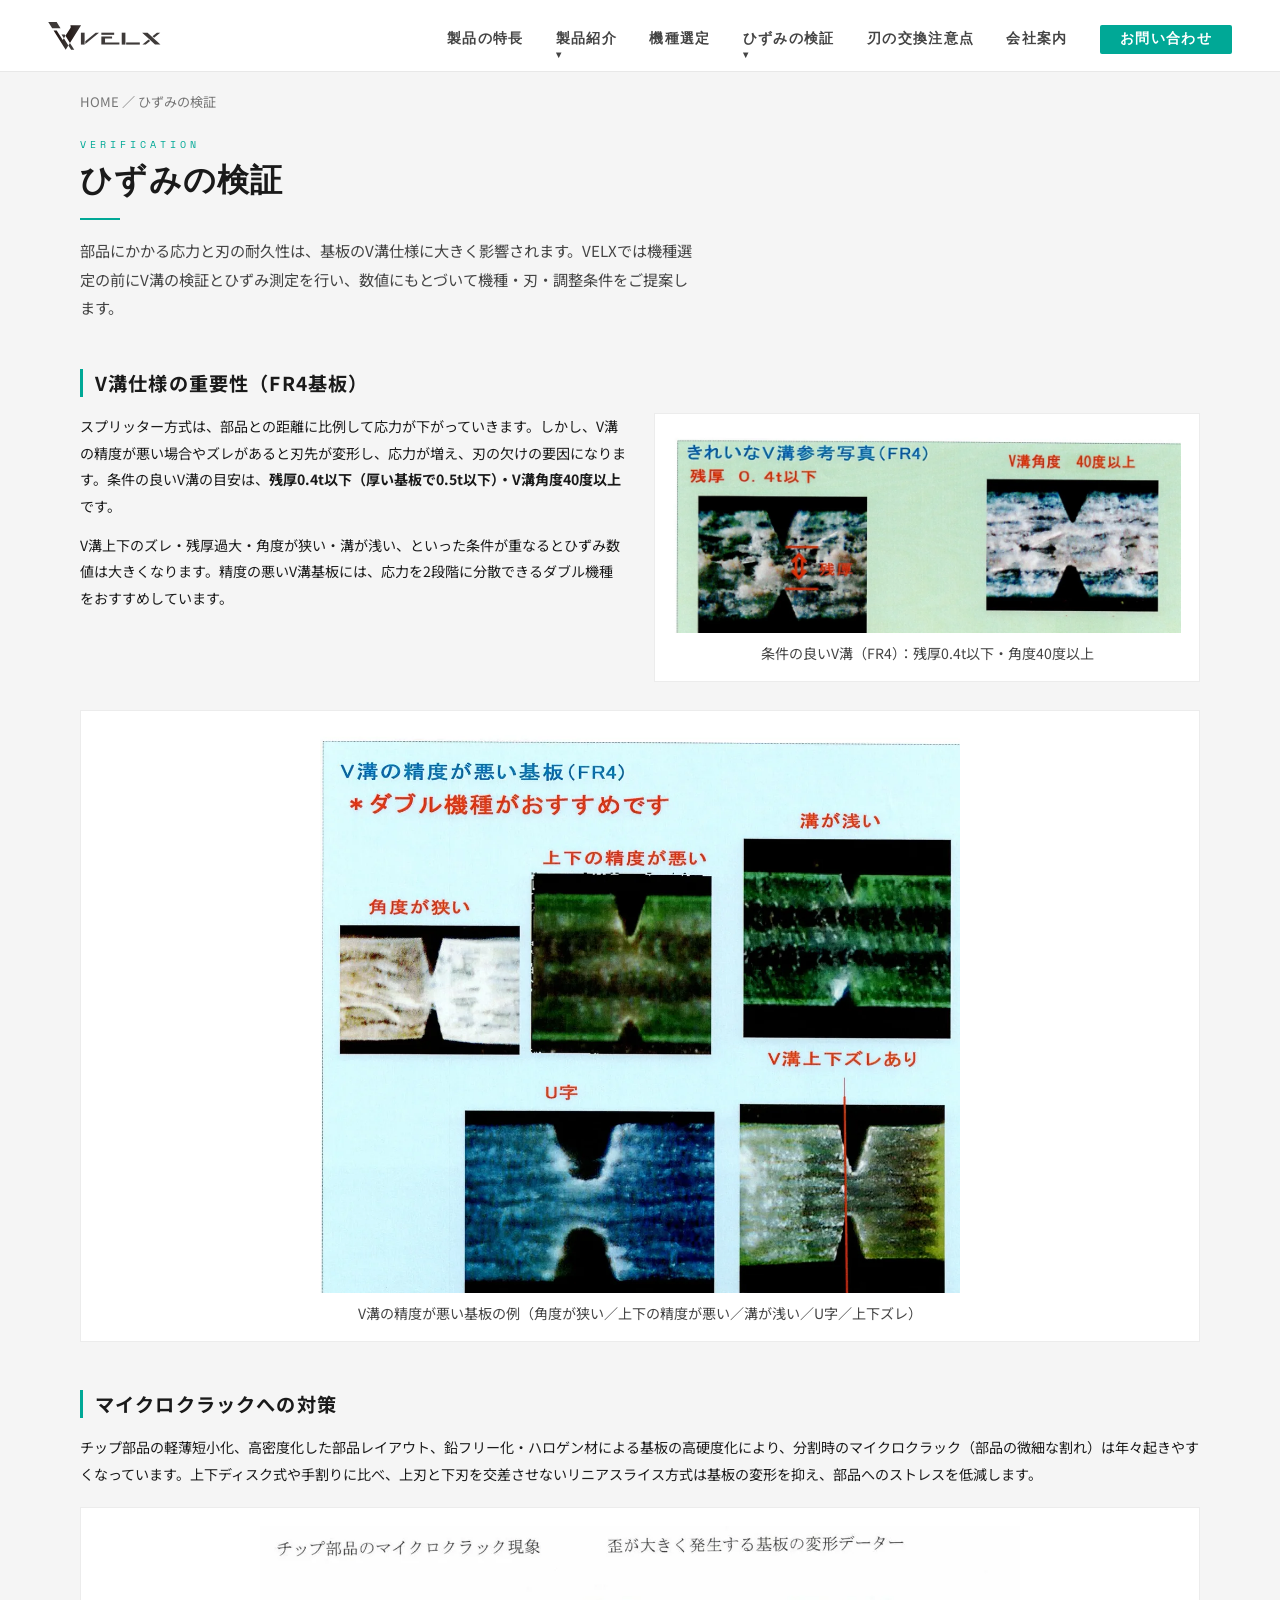
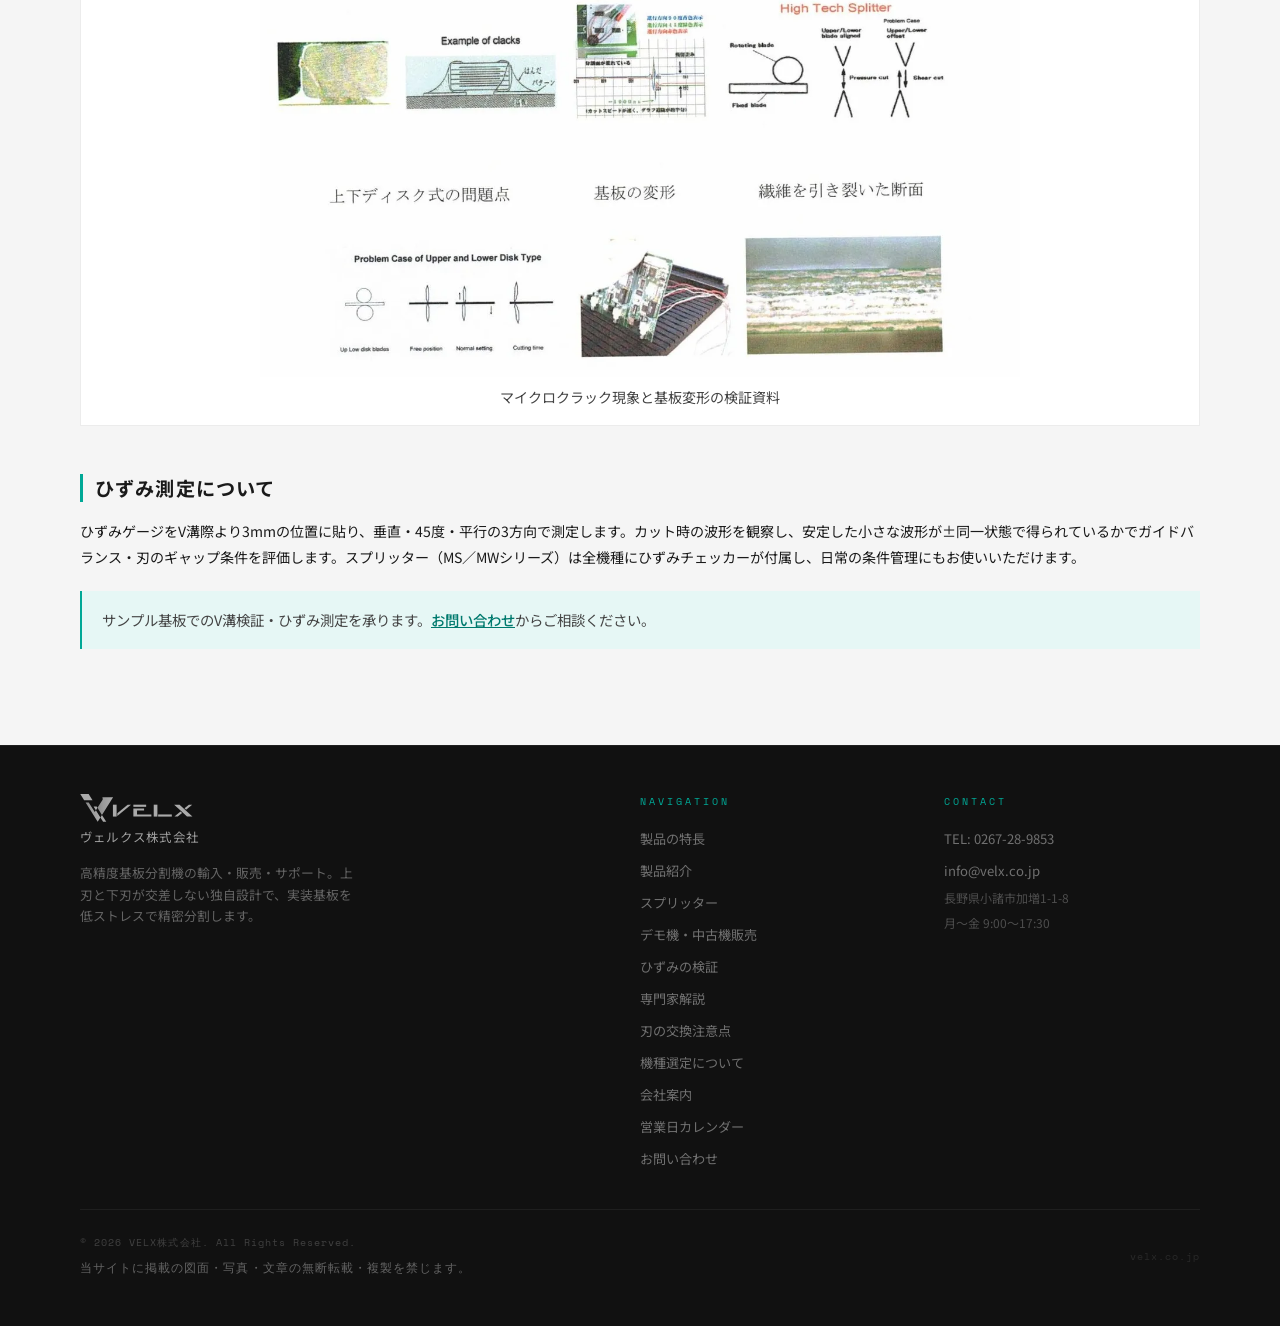
<file: strain.html>
<!DOCTYPE html>
<html lang="ja">
<head>
<meta charset="UTF-8">
<meta name="viewport" content="width=device-width, initial-scale=1.0">
<meta name="description" content="V溝仕様の検証とひずみ測定。数値にもとづく機種・刃の選定。">
<title>ひずみの検証 | VELX株式会社</title>
<link rel="preconnect" href="https://fonts.googleapis.com">
<link rel="preconnect" href="https://fonts.gstatic.com" crossorigin>
<link href="https://fonts.googleapis.com/css2?family=Josefin+Sans:wght@300;400;600;700&family=Noto+Sans+JP:wght@300;400;500;700&family=Space+Mono:wght@400;700&display=swap" rel="stylesheet">
<link rel="stylesheet" href="assets/site.css">
</head>
<body>
<nav id="nav">
<a href="index.html" class="nav-logo">
    <svg class="velx-logo-h" viewBox="427 244 310 77" xmlns="http://www.w3.org/2000/svg">
      <defs>
        <linearGradient id="ng16" x1="442.32" y1="293.85" x2="483.06" y2="293.85" gradientUnits="userSpaceOnUse">
          <stop offset="0" stop-color="#231815"/><stop offset=".36" stop-color="#29201e"/>
          <stop offset=".95" stop-color="#3c3736"/><stop offset="1" stop-color="#3e3a39"/>
        </linearGradient>
        <linearGradient id="ng11" x1="475.02" y1="277.21" x2="517.99" y2="277.21" gradientUnits="userSpaceOnUse">
          <stop offset="0" stop-color="#231815"/><stop offset=".36" stop-color="#29201e"/>
          <stop offset=".95" stop-color="#3c3736"/><stop offset="1" stop-color="#3e3a39"/>
        </linearGradient>
      </defs>
      <polygon fill="#3e3a39" points="461.56 261.39 438.46 261.39 427.7 244.34 450.81 244.34"/>
      <polygon fill="url(#ng16)" points="483.06 308.39 475.62 320.21 442.32 267.49 450.93 267.49 467.56 293.83 470.71 288.85"/>
      <path fill="url(#ng11)" d="M517.99,252.87l-30.63,48.68-.06-.1-12.28-19.42,13.72-21.69c.63-1,.86-2.21.63-3.37l-.82-4.1h29.44Z"/>
      <polygon fill="#3e3a39" points="472.91 278.69 475.03 282.03 470.71 288.85 464.3 278.69"/>
      <polygon fill="#3e3a39" points="499.16 320.21 490.53 320.21 483.06 308.39 487.36 301.55"/>
      <polygon fill="#3e3a39" points="517.54 273.37 517.54 306.11 527.68 306.11 527.68 273.37"/>
      <polygon fill="#3e3a39" points="529.64 296.93 529.64 304.49 567.26 273.37 558.08 273.37"/>
      <rect fill="#3e3a39" x="573.72" y="273.37" width="35.21" height="5.87"/>
      <polygon fill="#3e3a39" points="583.85 300.24 583.85 289.53 603.23 289.53 603.23 283.66 583.85 283.66 573.72 283.66 573.72 289.53 573.72 300.24 573.72 306.11 583.85 306.11 623.33 306.11 623.33 300.24 583.85 300.24"/>
      <rect fill="#3e3a39" x="641.87" y="300.24" width="37.62" height="5.87"/>
      <rect fill="#3e3a39" x="629.77" y="273.37" width="10.13" height="32.75"/>
      <polygon fill="#3e3a39" points="717.23 288.54 712.88 284.51 700.85 273.37 685.95 273.37 705 291.03 709.35 295.05 721.28 306.11 736.19 306.11"/>
      <polygon fill="#3e3a39" points="735.59 273.37 726.38 273.37 714.41 283.25 718.75 287.28"/>
      <polygon fill="#3e3a39" points="686.75 306.11 695.96 306.11 707.81 296.32 703.47 292.3"/>
    </svg>
  </a>
  <ul class="nav-links">
    <li><a href="features.html">製品の特長</a></li>
    <li class="dd"><a href="products.html">製品紹介</a>
      <div class="dd-menu">
        <a href="products-single.html">シングル機種（手動）</a>
        <a href="products-motor.html">シングル機種（モーター付き）</a>
        <a href="products-double.html">ダブル機種</a>
        <a href="products-disc.html">上刃下刃 丸刃タイプ</a>
        <a href="products-splitter.html">スプリッター</a>
        <a href="used.html">デモ機・中古機販売</a>
      </div>
    </li>
    <li><a href="selection.html">機種選定</a></li>
    <li class="dd"><a href="strain.html">ひずみの検証</a>
      <div class="dd-menu">
        <a href="strain.html">ひずみの検証データ</a>
        <a href="reliability.html">専門家解説：分割法と信頼性</a>
      </div>
    </li>
    <li><a href="blade.html">刃の交換注意点</a></li>
    <li><a href="index.html#about">会社案内</a></li>
    <li><a href="index.html#contact" class="nav-contact-btn">お問い合わせ</a></li>
  </ul>
  <button class="hamburger" id="hamburger" aria-label="メニュー">
    <span></span><span></span><span></span>
  </button>
</nav>
<div class="mobile-menu" id="mobile-menu">
  <a href="features.html">製品の特長</a>
  <a href="products.html">製品紹介</a>
  <a href="products-single.html">　└ シングル機種（手動）</a>
  <a href="products-motor.html">　└ モーター付き</a>
  <a href="products-double.html">　└ ダブル機種</a>
  <a href="products-disc.html">　└ 丸刃タイプ</a>
  <a href="products-splitter.html">　└ スプリッター</a>
  <a href="used.html">　└ デモ機・中古機販売</a>
  <a href="selection.html">機種選定</a>
  <a href="strain.html">ひずみの検証</a>
  <a href="reliability.html">　└ 専門家解説：分割法と信頼性</a>
  <a href="blade.html">刃の交換注意点</a>
  <a href="index.html#about">会社案内</a>
  <a href="index.html#contact">お問い合わせ</a>
</div>

<section id="products" class="page-pad">
  <div class="crumbs"><a href="index.html">HOME</a> ／ ひずみの検証</div>
  <div class="reveal visible">
    <div class="section-label">VERIFICATION</div>
    <h2 class="section-h2">ひずみの検証</h2>
    <div class="section-divider"></div>
    <p class="section-lead">部品にかかる応力と刃の耐久性は、基板のV溝仕様に大きく影響されます。VELXでは機種選定の前にV溝の検証とひずみ測定を行い、数値にもとづいて機種・刃・調整条件をご提案します。</p>
  </div>
  <div class="subh">V溝仕様の重要性（FR4基板）</div>
  <div class="two-col">
    <div>
      <p style="font-size:0.88rem;line-height:1.9;color:var(--charcoal);">スプリッター方式は、部品との距離に比例して応力が下がっていきます。しかし、V溝の精度が悪い場合やズレがあると刃先が変形し、応力が増え、刃の欠けの要因になります。条件の良いV溝の目安は、<strong>残厚0.4t以下（厚い基板で0.5t以下）・V溝角度40度以上</strong>です。</p>
      <p style="font-size:0.88rem;line-height:1.9;color:var(--charcoal);margin-top:12px;">V溝上下のズレ・残厚過大・角度が狭い・溝が浅い、といった条件が重なるとひずみ数値は大きくなります。精度の悪いV溝基板には、応力を2段階に分散できるダブル機種をおすすめしています。</p>
    </div>
    <div>
      <div class="dwg-card"><img src="images/vgroove-good.webp" alt="条件の良いV溝" class="img-limit" style="max-width:560px;"><div class="imgcap">条件の良いV溝（FR4）：残厚0.4t以下・角度40度以上</div></div>
    </div>
  </div>
  <div class="dwg-card reveal" style="margin-top:28px;"><img src="images/vgroove-bad.webp" alt="V溝の精度が悪い基板の例" class="img-limit" style="max-width:640px;"><div class="imgcap">V溝の精度が悪い基板の例（角度が狭い／上下の精度が悪い／溝が浅い／U字／上下ズレ）</div></div>
  <div class="subh">マイクロクラックへの対策</div>
  <p style="font-size:0.88rem;line-height:1.9;color:var(--charcoal);">チップ部品の軽薄短小化、高密度化した部品レイアウト、鉛フリー化・ハロゲン材による基板の高硬度化により、分割時のマイクロクラック（部品の微細な割れ）は年々起きやすくなっています。上下ディスク式や手割りに比べ、上刃と下刃を交差させないリニアスライス方式は基板の変形を抑え、部品へのストレスを低減します。</p>
  <div class="dwg-card reveal" style="margin-top:20px;"><img src="images/crackphotos.webp" alt="マイクロクラックの検証資料" class="img-limit" style="max-width:760px;"><div class="imgcap">マイクロクラック現象と基板変形の検証資料</div></div>
  <div class="subh">ひずみ測定について</div>
  <p style="font-size:0.88rem;line-height:1.9;color:var(--charcoal);">ひずみゲージをV溝際より3mmの位置に貼り、垂直・45度・平行の3方向で測定します。カット時の波形を観察し、安定した小さな波形が±同一状態で得られているかでガイドバランス・刃のギャップ条件を評価します。スプリッター（MS／MWシリーズ）は全機種にひずみチェッカーが付属し、日常の条件管理にもお使いいただけます。</p>
  <div class="note-box reveal">サンプル基板でのV溝検証・ひずみ測定を承ります。<a href="index.html#contact" style="color:var(--teal-dark);font-weight:500;">お問い合わせ</a>からご相談ください。</div>
</section>
<footer>
  <div class="footer-grid">
    <div class="footer-brand">
      <div style="margin-bottom:12px">
        <svg class="velx-logo-h" viewBox="427 244 310 77" xmlns="http://www.w3.org/2000/svg">
          <defs>
            <linearGradient id="fg16" x1="442.32" y1="293.85" x2="483.06" y2="293.85" gradientUnits="userSpaceOnUse">
              <stop offset="0" stop-color="#888"/><stop offset=".36" stop-color="#999"/>
              <stop offset=".95" stop-color="#aaa"/><stop offset="1" stop-color="#bbb"/>
            </linearGradient>
            <linearGradient id="fg11" x1="475.02" y1="277.21" x2="517.99" y2="277.21" gradientUnits="userSpaceOnUse">
              <stop offset="0" stop-color="#888"/><stop offset=".36" stop-color="#999"/>
              <stop offset=".95" stop-color="#aaa"/><stop offset="1" stop-color="#bbb"/>
            </linearGradient>
          </defs>
          <polygon fill="#aaa" points="461.56 261.39 438.46 261.39 427.7 244.34 450.81 244.34"/>
          <polygon fill="url(#fg16)" points="483.06 308.39 475.62 320.21 442.32 267.49 450.93 267.49 467.56 293.83 470.71 288.85"/>
          <path fill="url(#fg11)" d="M517.99,252.87l-30.63,48.68-.06-.1-12.28-19.42,13.72-21.69c.63-1,.86-2.21.63-3.37l-.82-4.1h29.44Z"/>
          <polygon fill="#aaa" points="472.91 278.69 475.03 282.03 470.71 288.85 464.3 278.69"/>
          <polygon fill="#aaa" points="499.16 320.21 490.53 320.21 483.06 308.39 487.36 301.55"/>
          <polygon fill="#aaa" points="517.54 273.37 517.54 306.11 527.68 306.11 527.68 273.37"/>
          <polygon fill="#aaa" points="529.64 296.93 529.64 304.49 567.26 273.37 558.08 273.37"/>
          <rect fill="#aaa" x="573.72" y="273.37" width="35.21" height="5.87"/>
          <polygon fill="#aaa" points="583.85 300.24 583.85 289.53 603.23 289.53 603.23 283.66 583.85 283.66 573.72 283.66 573.72 289.53 573.72 300.24 573.72 306.11 583.85 306.11 623.33 306.11 623.33 300.24 583.85 300.24"/>
          <rect fill="#aaa" x="641.87" y="300.24" width="37.62" height="5.87"/>
          <rect fill="#aaa" x="629.77" y="273.37" width="10.13" height="32.75"/>
          <polygon fill="#aaa" points="717.23 288.54 712.88 284.51 700.85 273.37 685.95 273.37 705 291.03 709.35 295.05 721.28 306.11 736.19 306.11"/>
          <polygon fill="#aaa" points="735.59 273.37 726.38 273.37 714.41 283.25 718.75 287.28"/>
          <polygon fill="#aaa" points="686.75 306.11 695.96 306.11 707.81 296.32 703.47 292.3"/>
        </svg>
        <div style="font-size:0.78rem;color:rgba(255,255,255,0.6);letter-spacing:0.1em;margin-top:6px;">ヴェルクス株式会社</div>
      </div>
      <p class="footer-tagline">高精度基板分割機の輸入・販売・サポート。上刃と下刃が交差しない独自設計で、実装基板を低ストレスで精密分割します。</p>
    </div>
    <div>
      <div class="footer-col-title">NAVIGATION</div>
      <ul class="footer-links">
        <li><a href="features.html">製品の特長</a></li>
        <li><a href="products.html">製品紹介</a></li><li><a href="products-splitter.html">スプリッター</a></li><li><a href="used.html">デモ機・中古機販売</a></li><li><a href="strain.html">ひずみの検証</a></li><li><a href="reliability.html">専門家解説</a></li><li><a href="blade.html">刃の交換注意点</a></li>
        <li><a href="selection.html">機種選定について</a></li>
        <li><a href="index.html#about">会社案内</a></li>
        <li><a href="index.html#calendar">営業日カレンダー</a></li>
        <li><a href="index.html#contact">お問い合わせ</a></li>
      </ul>
    </div>
    <div>
      <div class="footer-col-title">CONTACT</div>
      <ul class="footer-links">
        <li><a href="tel:0267-28-9853">TEL: 0267-28-9853</a></li>
        <li><a href="mailto:info@velx.co.jp">info@velx.co.jp</a></li>
        <li style="color:rgba(255,255,255,0.25);font-size:0.75rem;">長野県小諸市加増1-1-8</li>
        <li style="color:rgba(255,255,255,0.25);font-size:0.75rem;">月〜金 9:00〜17:30</li>
      </ul>
    </div>
  </div>
  <div class="footer-bottom">
    <span class="footer-copy">© 2026 VELX株式会社. All Rights Reserved.<div class="footer-notice">当サイトに掲載の図面・写真・文章の無断転載・複製を禁じます。</div></span>
    <span class="footer-copy" style="opacity:0.5">velx.co.jp</span>
  </div>
</footer>
<script src="assets/calendar-data.js"></script>
<script src="assets/calendar.js"></script>
<script src="assets/site.js"></script>
</body>
</html>
</file>
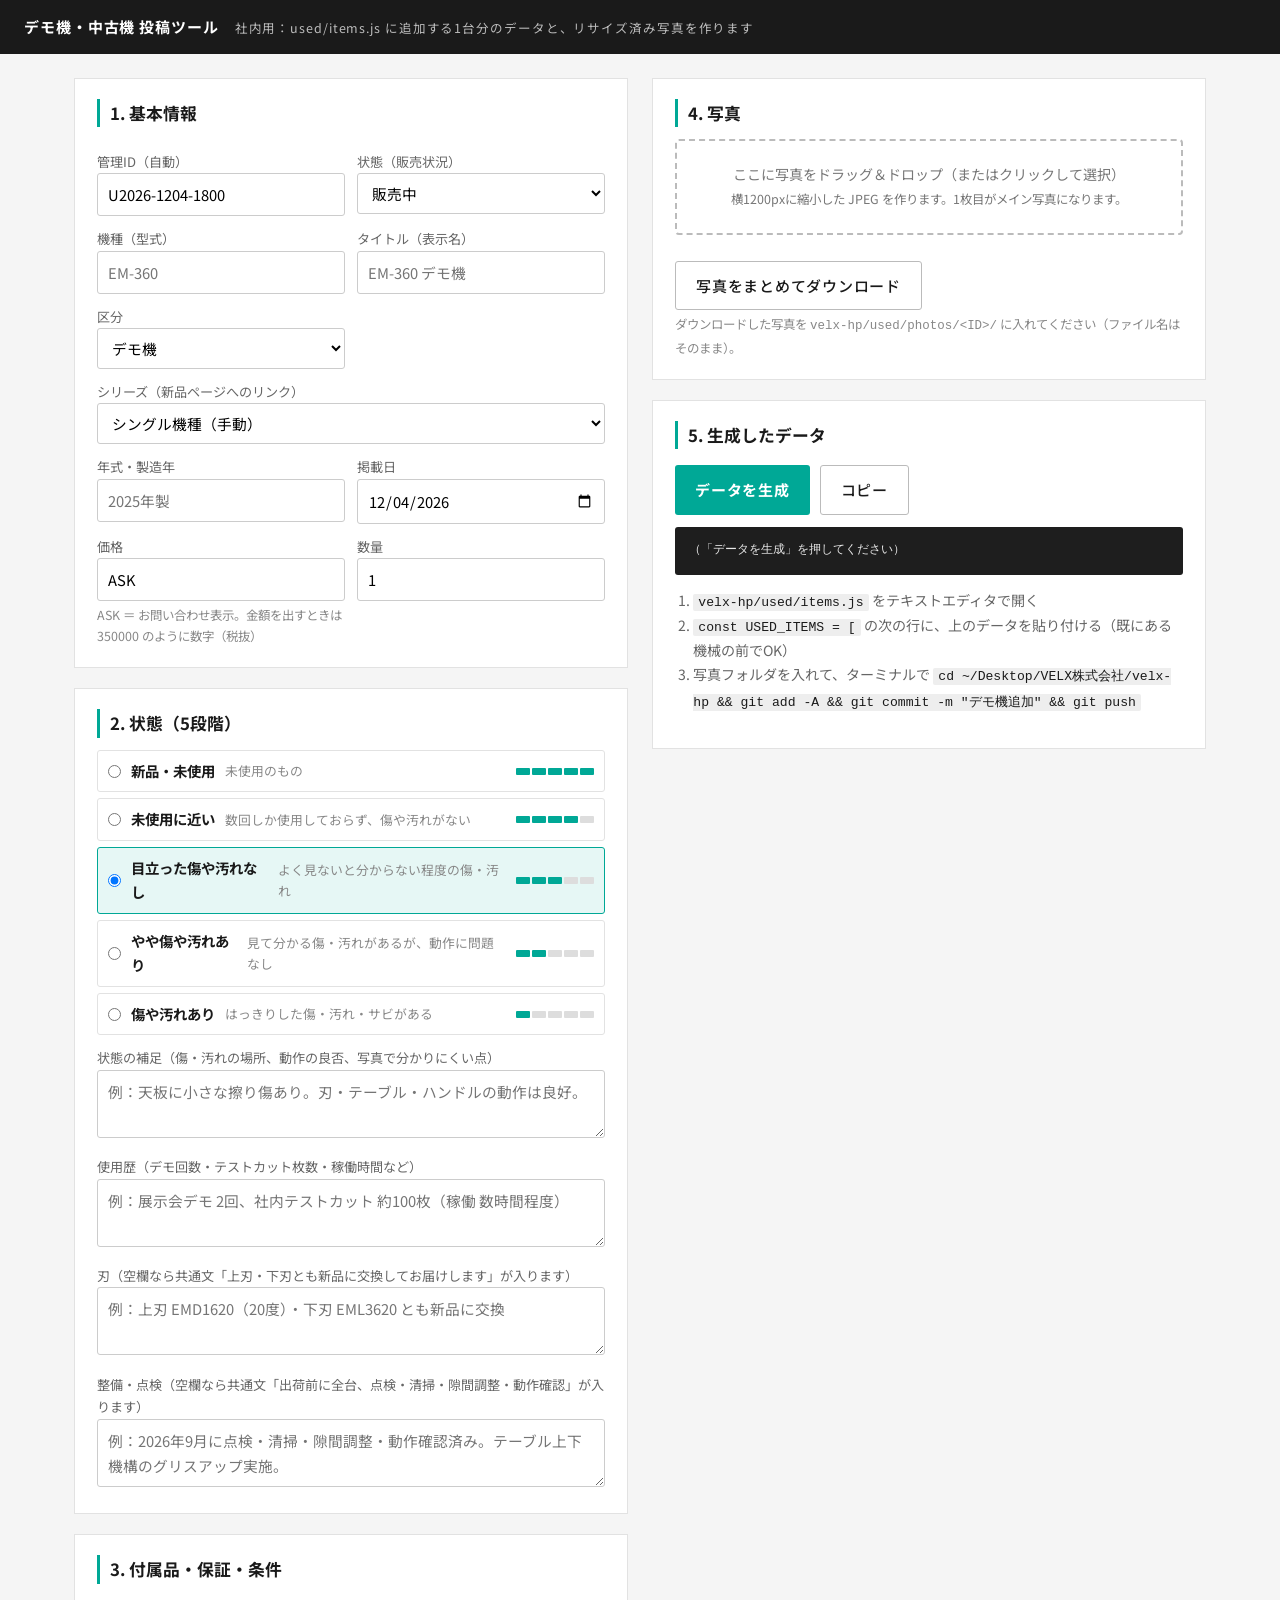
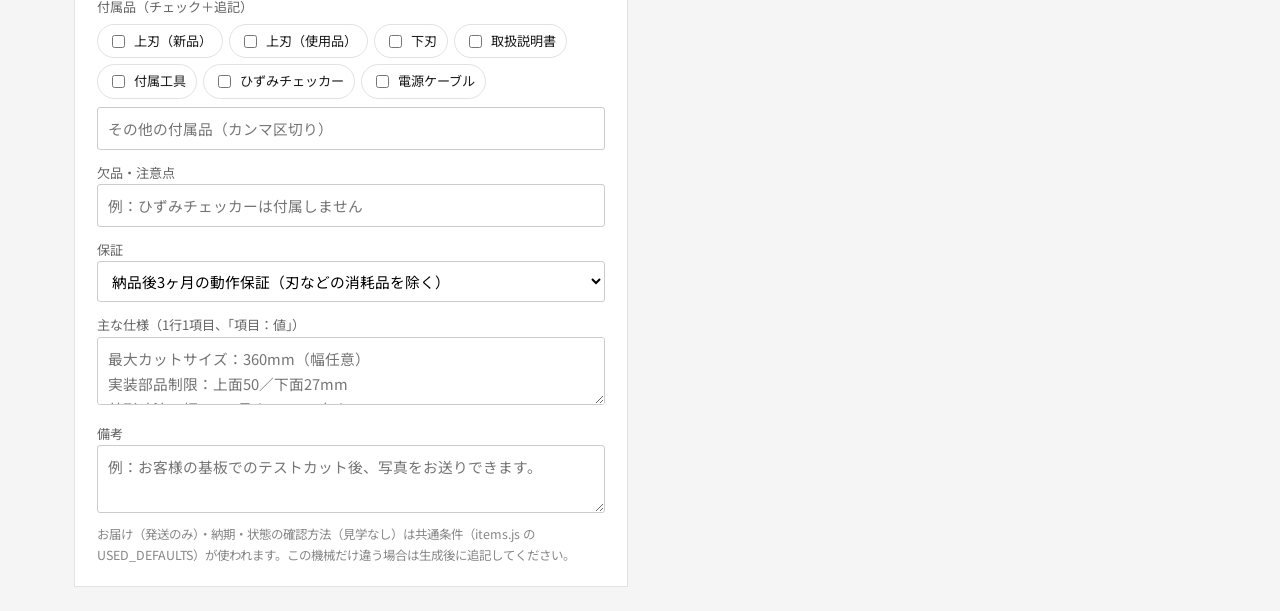
<file: used-post.html>
<!DOCTYPE html>
<html lang="ja">
<head>
<meta charset="UTF-8">
<meta name="viewport" content="width=device-width, initial-scale=1.0">
<meta name="robots" content="noindex, nofollow">
<title>デモ機・中古機 投稿ツール（社内用） | VELX</title>
<link href="https://fonts.googleapis.com/css2?family=Noto+Sans+JP:wght@400;500;700&display=swap" rel="stylesheet">
<style>
  :root { --teal:#00A896; --teal-dark:#007A6E; --black:#1A1A1A; --gray:#666; --line:#e2e2e2; --bg:#f5f5f5; }
  * { box-sizing: border-box; }
  body { margin:0; font-family:'Noto Sans JP',sans-serif; color:var(--black); background:var(--bg); font-size:15px; line-height:1.7; }
  header { background:#1A1A1A; color:#fff; padding:14px 24px; font-weight:700; letter-spacing:.06em; }
  header small { font-weight:400; opacity:.7; margin-left:12px; }
  main { max-width:1180px; margin:0 auto; padding:24px; display:grid; grid-template-columns: 1fr 1fr; gap:24px; }
  @media (max-width:900px){ main { grid-template-columns:1fr; } }
  .card { background:#fff; border:1px solid var(--line); padding:20px 22px; }
  h2 { font-size:1.05rem; margin:0 0 12px; padding-left:10px; border-left:3px solid var(--teal); }
  label { display:block; font-size:.82rem; color:var(--gray); margin-top:12px; }
  input[type=text], input[type=date], input[type=number], textarea, select { width:100%; padding:8px 10px; border:1px solid #ccc; border-radius:3px; font:inherit; font-size:.92rem; background:#fff; }
  textarea { min-height:64px; resize:vertical; }
  .row { display:grid; grid-template-columns:1fr 1fr; gap:12px; }
  .cond { display:grid; grid-template-columns:1fr; gap:6px; margin-top:6px; }
  .cond label { display:flex; align-items:center; gap:10px; margin:0; padding:8px 10px; border:1px solid var(--line); border-radius:3px; cursor:pointer; color:var(--black); font-size:.9rem; }
  .cond label:has(input:checked) { border-color:var(--teal); background:#E6F7F5; }
  .cond input { margin:0; }
  .cond .m { display:inline-flex; gap:2px; margin-left:auto; }
  .cond .m i { width:14px; height:7px; background:#ddd; display:block; border-radius:1px; }
  .cond .m i.on { background:var(--teal); }
  .hint { font-size:.78rem; color:#888; margin-top:4px; }
  .chips { display:flex; flex-wrap:wrap; gap:6px; margin-top:6px; }
  .chips label { margin:0; padding:5px 10px; border:1px solid var(--line); border-radius:20px; font-size:.82rem; color:var(--black); cursor:pointer; display:flex; align-items:center; gap:6px; }
  .chips label:has(input:checked) { border-color:var(--teal); background:#E6F7F5; }
  .drop { margin-top:8px; border:2px dashed #bbb; border-radius:4px; padding:22px; text-align:center; color:#777; font-size:.88rem; cursor:pointer; }
  .drop.over { border-color:var(--teal); background:#E6F7F5; }
  .thumbs { display:flex; flex-wrap:wrap; gap:8px; margin-top:10px; }
  .thumbs div { position:relative; }
  .thumbs img { width:110px; height:82px; object-fit:cover; border:1px solid var(--line); display:block; }
  .thumbs span { position:absolute; left:4px; top:4px; background:rgba(0,0,0,.6); color:#fff; font-size:.7rem; padding:1px 6px; border-radius:2px; }
  .thumbs button { position:absolute; right:2px; top:2px; border:none; background:rgba(0,0,0,.6); color:#fff; width:20px; height:20px; border-radius:50%; cursor:pointer; font-size:.8rem; line-height:1; }
  .btn { display:inline-block; background:var(--teal); color:#fff; border:none; padding:11px 20px; border-radius:3px; font:inherit; font-weight:700; cursor:pointer; letter-spacing:.05em; }
  .btn:hover { background:var(--teal-dark); }
  .btn.sub { background:#fff; color:var(--black); border:1px solid #bbb; font-weight:500; }
  .btns { display:flex; gap:10px; flex-wrap:wrap; margin-top:16px; }
  pre { background:#1e1e1e; color:#e8e8e8; padding:14px; font-size:.78rem; line-height:1.55; overflow:auto; max-height:520px; border-radius:3px; white-space:pre-wrap; word-break:break-all; }
  ol.steps { padding-left:1.3em; font-size:.88rem; color:var(--gray); }
  ol.steps code { background:#eee; padding:1px 5px; border-radius:2px; font-size:.82rem; color:var(--black); }
  .ok { color:var(--teal-dark); font-size:.85rem; margin-top:8px; }
  .sticky { position:sticky; top:16px; }
</style>
</head>
<body>
<header>デモ機・中古機 投稿ツール <small>社内用：used/items.js に追加する1台分のデータと、リサイズ済み写真を作ります</small></header>
<main>
  <div>
    <div class="card">
      <h2>1. 基本情報</h2>
      <div class="row">
        <div><label>管理ID（自動）</label><input type="text" id="id"></div>
        <div><label>状態（販売状況）</label><select id="status"><option>販売中</option><option>商談中</option><option>売約済</option></select></div>
      </div>
      <div class="row">
        <div><label>機種（型式）</label><input type="text" id="model" list="models" placeholder="EM-360"><datalist id="models"><option>EM-260</option><option>EM-360</option><option>EM-460</option><option>EM-260M</option><option>EM-360M</option><option>EM-460M</option><option>EMW-360</option><option>EMW-460</option><option>EM-2DF</option><option>MS20</option><option>MS25</option><option>MS33</option><option>MW21</option><option>MW25</option></datalist></div>
        <div><label>タイトル（表示名）</label><input type="text" id="title" placeholder="EM-360 デモ機"></div>
      </div>
      <div class="row">
        <div><label>区分</label><select id="kind"><option>デモ機</option><option>展示品</option><option>新古品</option></select></div>
        <div></div>
      </div>
      <label>シリーズ（新品ページへのリンク）</label>
      <select id="series">
        <option value="products-single.html">シングル機種（手動）</option>
        <option value="products-motor.html">シングル機種（モーター付き）</option>
        <option value="products-double.html">ダブル機種</option>
        <option value="products-disc.html">上刃下刃 丸刃タイプ</option>
        <option value="products-splitter.html">スプリッター（MS／MW）</option>
        <option value="">その他（リンクなし）</option>
      </select>
      <div class="row">
        <div><label>年式・製造年</label><input type="text" id="year" placeholder="2025年製"></div>
        <div><label>掲載日</label><input type="date" id="posted"></div>
      </div>
      <div class="row">
        <div><label>価格</label><input type="text" id="price" value="ASK"><div class="hint">ASK ＝ お問い合わせ表示。金額を出すときは 350000 のように数字（税抜）</div></div>
        <div><label>数量</label><input type="number" id="qty" value="1" min="1"></div>
      </div>
    </div>

    <div class="card" style="margin-top:20px;">
      <h2>2. 状態（5段階）</h2>
      <div class="cond" id="cond"></div>
      <label>状態の補足（傷・汚れの場所、動作の良否、写真で分かりにくい点）</label>
      <textarea id="condition_note" placeholder="例：天板に小さな擦り傷あり。刃・テーブル・ハンドルの動作は良好。"></textarea>
      <label>使用歴（デモ回数・テストカット枚数・稼働時間など）</label>
      <textarea id="usage" placeholder="例：展示会デモ 2回、社内テストカット 約100枚（稼働 数時間程度）"></textarea>
      <label>刃（空欄なら共通文「上刃・下刃とも新品に交換してお届けします」が入ります）</label>
      <textarea id="blade" placeholder="例：上刃 EMD1620（20度）・下刃 EML3620 とも新品に交換"></textarea>
      <label>整備・点検（空欄なら共通文「出荷前に全台、点検・清掃・隙間調整・動作確認」が入ります）</label>
      <textarea id="maintenance" placeholder="例：2026年9月に点検・清掃・隙間調整・動作確認済み。テーブル上下機構のグリスアップ実施。"></textarea>
    </div>

    <div class="card" style="margin-top:20px;">
      <h2>3. 付属品・保証・条件</h2>
      <label>付属品（チェック＋追記）</label>
      <div class="chips" id="inc">
        <label><input type="checkbox" value="上刃（新品）">上刃（新品）</label>
        <label><input type="checkbox" value="上刃（使用品）">上刃（使用品）</label>
        <label><input type="checkbox" value="下刃">下刃</label>
        <label><input type="checkbox" value="取扱説明書">取扱説明書</label>
        <label><input type="checkbox" value="付属工具（六角レンチ等）">付属工具</label>
        <label><input type="checkbox" value="ひずみチェッカー">ひずみチェッカー</label>
        <label><input type="checkbox" value="電源ケーブル">電源ケーブル</label>
      </div>
      <input type="text" id="inc_extra" placeholder="その他の付属品（カンマ区切り）" style="margin-top:8px;">
      <label>欠品・注意点</label>
      <input type="text" id="missing" placeholder="例：ひずみチェッカーは付属しません">
      <label>保証</label>
      <select id="warranty">
        <option>納品後3ヶ月の動作保証（刃などの消耗品を除く）</option>
        <option>納品後1ヶ月の動作保証（刃などの消耗品を除く）</option>
        <option>納品後6ヶ月の動作保証（刃などの消耗品を除く）</option>
        <option>現状渡し（保証なし）</option>
      </select>
      <label>主な仕様（1行1項目、「項目：値」）</label>
      <textarea id="specs" placeholder="最大カットサイズ：360mm（幅任意）&#10;実装部品制限：上面50／下面27mm&#10;外形寸法：幅600×長さ816.5×高さ439mm&#10;重量：37kg"></textarea>
      <label>備考</label>
      <textarea id="notes" placeholder="例：お客様の基板でのテストカット後、写真をお送りできます。"></textarea>
      <div class="hint">お届け（発送のみ）・納期・状態の確認方法（見学なし）は共通条件（items.js の USED_DEFAULTS）が使われます。この機械だけ違う場合は生成後に追記してください。</div>
    </div>
  </div>

  <div>
    <div class="sticky">
      <div class="card">
        <h2>4. 写真</h2>
        <div class="drop" id="drop">ここに写真をドラッグ＆ドロップ（またはクリックして選択）<br><span style="font-size:.78rem;">横1200pxに縮小した JPEG を作ります。1枚目がメイン写真になります。</span></div>
        <input type="file" id="file" accept="image/*" multiple style="display:none;">
        <div class="thumbs" id="thumbs"></div>
        <div class="btns"><button class="btn sub" id="dl" type="button">写真をまとめてダウンロード</button></div>
        <div class="hint">ダウンロードした写真を <code>velx-hp/used/photos/&lt;ID&gt;/</code> に入れてください（ファイル名はそのまま）。</div>
      </div>
      <div class="card" style="margin-top:20px;">
        <h2>5. 生成したデータ</h2>
        <div class="btns"><button class="btn" id="gen" type="button">データを生成</button><button class="btn sub" id="copy" type="button">コピー</button></div>
        <pre id="out">（「データを生成」を押してください）</pre>
        <div class="ok" id="okmsg"></div>
        <ol class="steps">
          <li><code>velx-hp/used/items.js</code> をテキストエディタで開く</li>
          <li><code>const USED_ITEMS = [</code> の次の行に、上のデータを貼り付ける（既にある機械の前でOK）</li>
          <li>写真フォルダを入れて、ターミナルで <code>cd ~/Desktop/VELX株式会社/velx-hp && git add -A && git commit -m "デモ機追加" && git push</code></li>
        </ol>
      </div>
    </div>
  </div>
</main>
<script>
(function(){
  var COND=[[1,'新品・未使用','未使用のもの'],[2,'未使用に近い','数回しか使用しておらず、傷や汚れがない'],[3,'目立った傷や汚れなし','よく見ないと分からない程度の傷・汚れ'],[4,'やや傷や汚れあり','見て分かる傷・汚れがあるが、動作に問題なし'],[5,'傷や汚れあり','はっきりした傷・汚れ・サビがある']];
  var c=document.getElementById('cond');
  c.innerHTML=COND.map(function(x){ var m=''; for(var i=1;i<=5;i++) m+='<i class="'+(i<=(6-x[0])?'on':'')+'"></i>'; return '<label><input type="radio" name="cond" value="'+x[0]+'"'+(x[0]===3?' checked':'')+'><b>'+x[1]+'</b><span style="color:#888;font-size:.8rem;">'+x[2]+'</span><span class="m">'+m+'</span></label>'; }).join('');
  var today=new Date(); var ymd=today.toISOString().slice(0,10); document.getElementById('posted').value=ymd;
  document.getElementById('id').value='U'+ymd.slice(0,4)+'-'+String(today.getMonth()+1).padStart(2,'0')+String(today.getDate()).padStart(2,'0')+'-'+String(today.getHours()).padStart(2,'0')+String(today.getMinutes()).padStart(2,'0');
  document.getElementById('model').addEventListener('input', function(){ var t=document.getElementById('title'); if(!t.dataset.touched) t.value=this.value+' デモ機'; });
  document.getElementById('title').addEventListener('input', function(){ this.dataset.touched='1'; });
  // 写真
  var files=[]; var drop=document.getElementById('drop'), inp=document.getElementById('file'), thumbs=document.getElementById('thumbs');
  drop.addEventListener('click', function(){ inp.click(); });
  drop.addEventListener('dragover', function(e){ e.preventDefault(); drop.classList.add('over'); });
  drop.addEventListener('dragleave', function(){ drop.classList.remove('over'); });
  drop.addEventListener('drop', function(e){ e.preventDefault(); drop.classList.remove('over'); add(e.dataTransfer.files); });
  inp.addEventListener('change', function(){ add(inp.files); inp.value=''; });
  function add(fl){ Array.prototype.forEach.call(fl, function(f){ if(!f.type.match(/^image\//)) return; resize(f, function(blob,url){ files.push({blob:blob,url:url}); render(); }); }); }
  function resize(f, cb){ var img=new Image(); img.onload=function(){ var W=1200, s=Math.min(1, W/img.width); var cv=document.createElement('canvas'); cv.width=Math.round(img.width*s); cv.height=Math.round(img.height*s); cv.getContext('2d').drawImage(img,0,0,cv.width,cv.height); cv.toBlob(function(b){ cb(b, URL.createObjectURL(b)); }, 'image/jpeg', 0.86); }; img.src=URL.createObjectURL(f); }
  function render(){ thumbs.innerHTML=files.map(function(f,i){ return '<div><img src="'+f.url+'"><span>'+(i+1)+(i===0?' メイン':'')+'</span><button data-i="'+i+'" title="削除">×</button></div>'; }).join(''); }
  thumbs.addEventListener('click', function(e){ var b=e.target.closest('button'); if(b){ files.splice(+b.dataset.i,1); render(); } });
  document.getElementById('dl').addEventListener('click', function(){ if(!files.length){ alert('写真がありません'); return; } files.forEach(function(f,i){ setTimeout(function(){ var a=document.createElement('a'); a.href=f.url; a.download=(i+1)+'.jpg'; document.body.appendChild(a); a.click(); a.remove(); }, i*400); }); });
  // 生成
  function q(s){ return JSON.stringify(String(s||'')); }
  document.getElementById('gen').addEventListener('click', function(){
    var g=function(id){ return document.getElementById(id).value.trim(); };
    var id=g('id'); var ser=document.getElementById('series'); var serTxt=ser.options[ser.selectedIndex].text; if(ser.value==='') serTxt='';
    var inc=Array.prototype.map.call(document.querySelectorAll('#inc input:checked'), function(x){return x.value;});
    g('inc_extra').split(/[,、，]/).map(function(s){return s.trim();}).filter(Boolean).forEach(function(s){inc.push(s);});
    var specs=g('specs').split('\n').map(function(l){ var m=l.split(/[:：]/); return m.length>=2?[m[0].trim(), m.slice(1).join('：').trim()]:null; }).filter(Boolean);
    var price=g('price'); var priceJs = (price===''||price.toUpperCase()==='ASK') ? '"ASK"' : (isNaN(price)?q(price):String(Number(price)));
    var photos=files.map(function(_,i){ return 'used/photos/'+id+'/'+(i+1)+'.jpg'; });
    var L=[];
    L.push('  {');
    L.push('    id: '+q(id)+',');
    L.push('    status: '+q(g('status'))+',');
    L.push('    title: '+q(g('title')||g('model'))+',');
    L.push('    kind: '+q(document.getElementById('kind').value)+',');
    L.push('    model: '+q(g('model'))+',');
    if(serTxt) L.push('    series: '+q(serTxt)+',');
    if(ser.value) L.push('    link: '+q(ser.value)+',');
    L.push('    condition: '+(document.querySelector('input[name=cond]:checked')||{value:3}).value+',');
    if(g('condition_note')) L.push('    condition_note: '+q(g('condition_note'))+',');
    L.push('    photos: ['+photos.map(q).join(', ')+'],');
    if(g('year')) L.push('    year: '+q(g('year'))+',');
    if(g('usage')) L.push('    usage: '+q(g('usage'))+',');
    if(g('blade')) L.push('    blade: '+q(g('blade'))+',');
    if(g('maintenance')) L.push('    maintenance: '+q(g('maintenance'))+',');
    if(inc.length) L.push('    included: ['+inc.map(q).join(', ')+'],');
    if(g('missing')) L.push('    missing: '+q(g('missing'))+',');
    if(specs.length) L.push('    specs: [\n'+specs.map(function(s){return '      ['+q(s[0])+', '+q(s[1])+']';}).join(',\n')+'\n    ],');
    L.push('    warranty: '+q(g('warranty'))+',');
    L.push('    price: '+priceJs+',');
    L.push('    qty: '+(parseInt(g('qty'))||1)+',');
    L.push('    posted: '+q(g('posted'))+',');
    if(g('notes')) L.push('    notes: '+q(g('notes'))+',');
    L.push('  },');
    document.getElementById('out').textContent=L.join('\n');
    document.getElementById('okmsg').textContent='写真は '+photos.length+' 枚。used/photos/'+id+'/ に 1.jpg〜'+photos.length+'.jpg の名前で置いてください。';
  });
  document.getElementById('copy').addEventListener('click', function(){ var t=document.getElementById('out').textContent; navigator.clipboard.writeText(t).then(function(){ document.getElementById('okmsg').textContent='コピーしました。items.js に貼り付けてください。'; }); });
})();
</script>
</body>
</html>
</file>
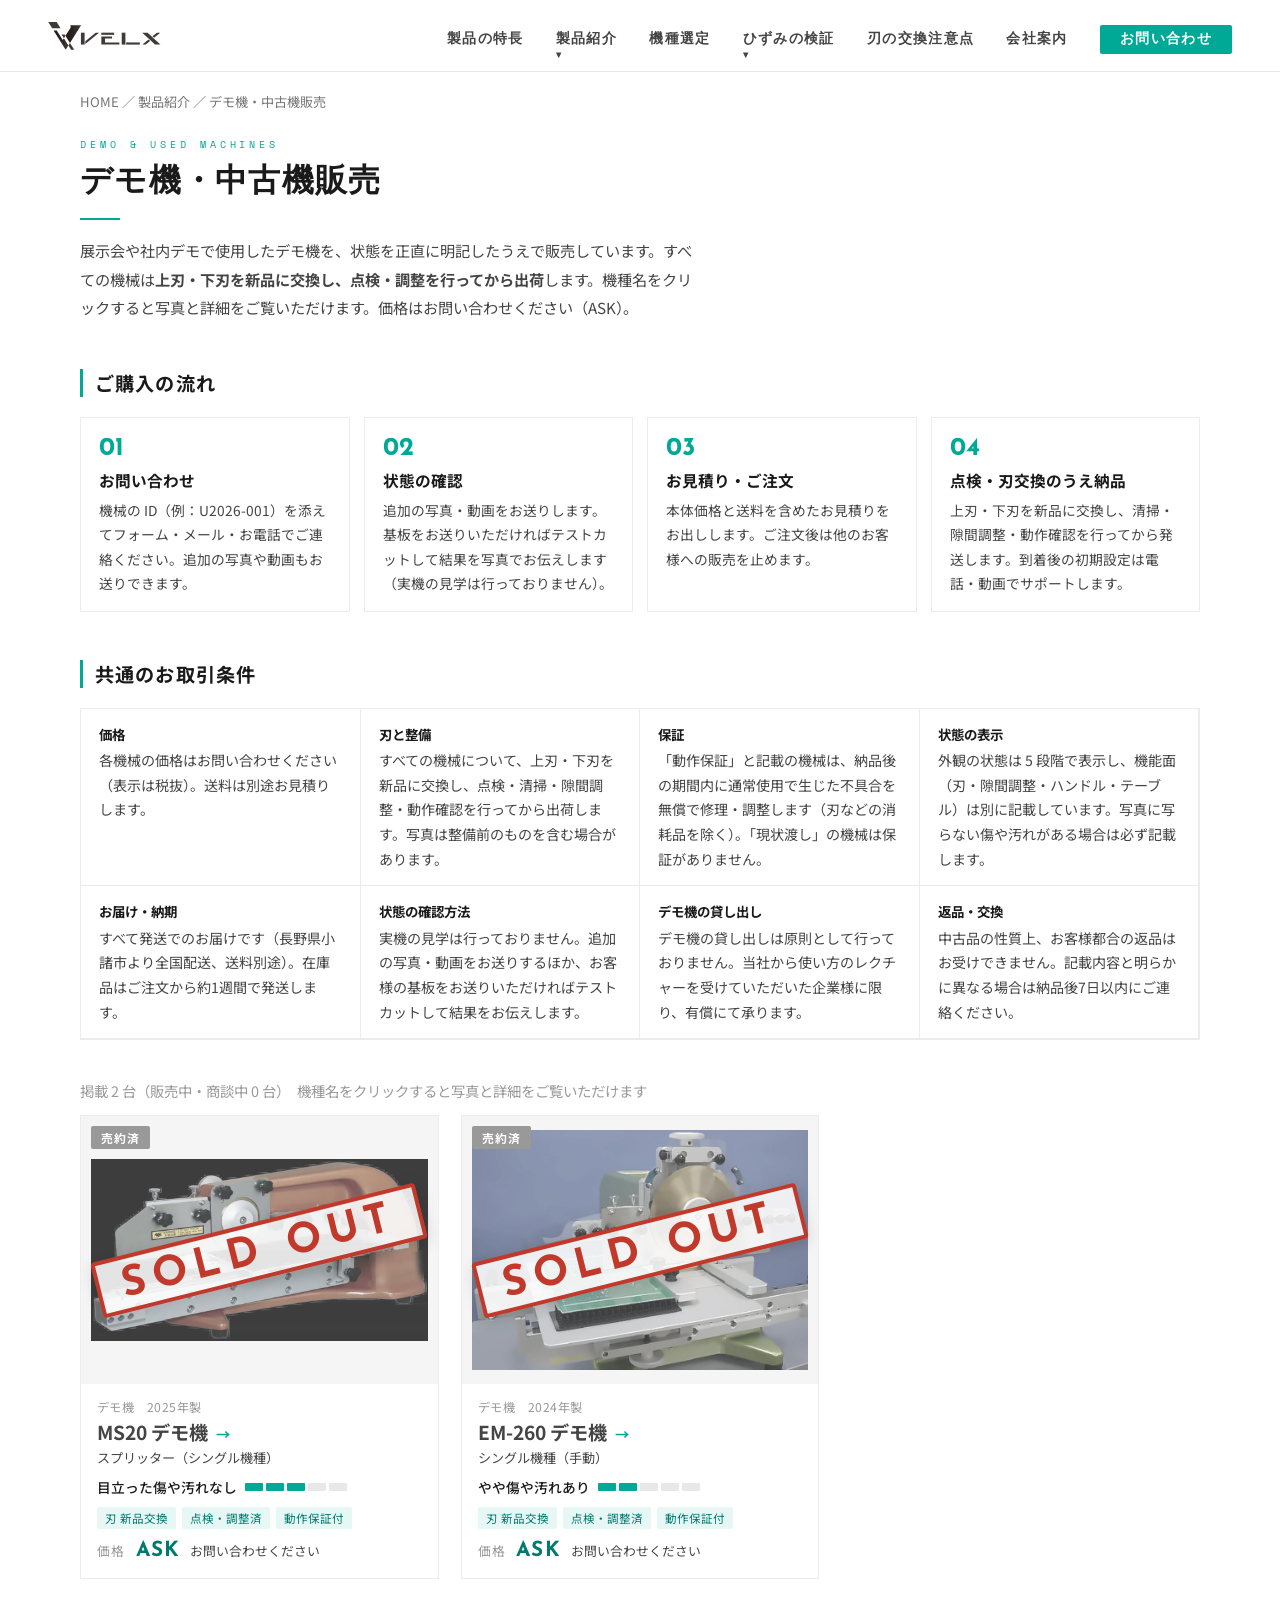
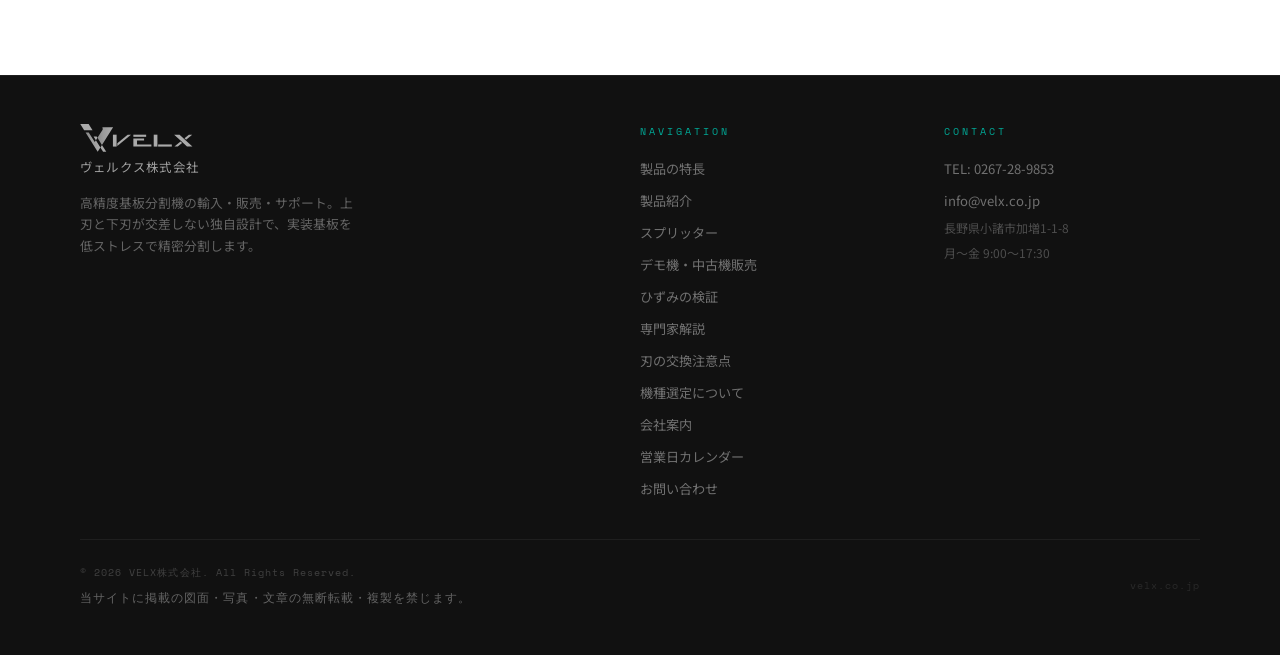
<file: used.html>
<!DOCTYPE html>
<html lang="ja">
<head>
<meta charset="UTF-8">
<meta name="viewport" content="width=device-width, initial-scale=1.0">
<meta name="description" content="VELXのデモ機・中古基板分割機の販売ページ。状態・使用歴・付属品・保証・引渡し条件を明記。写真掲載、価格はお問い合わせください。">
<title>デモ機・中古機販売 | VELX株式会社</title>
<link rel="preconnect" href="https://fonts.googleapis.com">
<link rel="preconnect" href="https://fonts.gstatic.com" crossorigin>
<link href="https://fonts.googleapis.com/css2?family=Josefin+Sans:wght@300;400;600;700&family=Noto+Sans+JP:wght@300;400;500;700&family=Space+Mono:wght@400;700&display=swap" rel="stylesheet">
<link rel="stylesheet" href="assets/site.css">
</head>
<body>
<nav id="nav">
<a href="index.html" class="nav-logo">
    <svg class="velx-logo-h" viewBox="427 244 310 77" xmlns="http://www.w3.org/2000/svg">
      <defs>
        <linearGradient id="ng16" x1="442.32" y1="293.85" x2="483.06" y2="293.85" gradientUnits="userSpaceOnUse">
          <stop offset="0" stop-color="#231815"/><stop offset=".36" stop-color="#29201e"/>
          <stop offset=".95" stop-color="#3c3736"/><stop offset="1" stop-color="#3e3a39"/>
        </linearGradient>
        <linearGradient id="ng11" x1="475.02" y1="277.21" x2="517.99" y2="277.21" gradientUnits="userSpaceOnUse">
          <stop offset="0" stop-color="#231815"/><stop offset=".36" stop-color="#29201e"/>
          <stop offset=".95" stop-color="#3c3736"/><stop offset="1" stop-color="#3e3a39"/>
        </linearGradient>
      </defs>
      <polygon fill="#3e3a39" points="461.56 261.39 438.46 261.39 427.7 244.34 450.81 244.34"/>
      <polygon fill="url(#ng16)" points="483.06 308.39 475.62 320.21 442.32 267.49 450.93 267.49 467.56 293.83 470.71 288.85"/>
      <path fill="url(#ng11)" d="M517.99,252.87l-30.63,48.68-.06-.1-12.28-19.42,13.72-21.69c.63-1,.86-2.21.63-3.37l-.82-4.1h29.44Z"/>
      <polygon fill="#3e3a39" points="472.91 278.69 475.03 282.03 470.71 288.85 464.3 278.69"/>
      <polygon fill="#3e3a39" points="499.16 320.21 490.53 320.21 483.06 308.39 487.36 301.55"/>
      <polygon fill="#3e3a39" points="517.54 273.37 517.54 306.11 527.68 306.11 527.68 273.37"/>
      <polygon fill="#3e3a39" points="529.64 296.93 529.64 304.49 567.26 273.37 558.08 273.37"/>
      <rect fill="#3e3a39" x="573.72" y="273.37" width="35.21" height="5.87"/>
      <polygon fill="#3e3a39" points="583.85 300.24 583.85 289.53 603.23 289.53 603.23 283.66 583.85 283.66 573.72 283.66 573.72 289.53 573.72 300.24 573.72 306.11 583.85 306.11 623.33 306.11 623.33 300.24 583.85 300.24"/>
      <rect fill="#3e3a39" x="641.87" y="300.24" width="37.62" height="5.87"/>
      <rect fill="#3e3a39" x="629.77" y="273.37" width="10.13" height="32.75"/>
      <polygon fill="#3e3a39" points="717.23 288.54 712.88 284.51 700.85 273.37 685.95 273.37 705 291.03 709.35 295.05 721.28 306.11 736.19 306.11"/>
      <polygon fill="#3e3a39" points="735.59 273.37 726.38 273.37 714.41 283.25 718.75 287.28"/>
      <polygon fill="#3e3a39" points="686.75 306.11 695.96 306.11 707.81 296.32 703.47 292.3"/>
    </svg>
  </a>
  <ul class="nav-links">
    <li><a href="features.html">製品の特長</a></li>
    <li class="dd"><a href="products.html">製品紹介</a>
      <div class="dd-menu">
        <a href="products-single.html">シングル機種（手動）</a>
        <a href="products-motor.html">シングル機種（モーター付き）</a>
        <a href="products-double.html">ダブル機種</a>
        <a href="products-disc.html">上刃下刃 丸刃タイプ</a>
        <a href="products-splitter.html">スプリッター</a>
        <a href="used.html">デモ機・中古機販売</a>
      </div>
    </li>
    <li><a href="selection.html">機種選定</a></li>
    <li class="dd"><a href="strain.html">ひずみの検証</a>
      <div class="dd-menu">
        <a href="strain.html">ひずみの検証データ</a>
        <a href="reliability.html">専門家解説：分割法と信頼性</a>
      </div>
    </li>
    <li><a href="blade.html">刃の交換注意点</a></li>
    <li><a href="index.html#about">会社案内</a></li>
    <li><a href="index.html#contact" class="nav-contact-btn">お問い合わせ</a></li>
  </ul>
  <button class="hamburger" id="hamburger" aria-label="メニュー">
    <span></span><span></span><span></span>
  </button>
</nav>
<div class="mobile-menu" id="mobile-menu">
  <a href="features.html">製品の特長</a>
  <a href="products.html">製品紹介</a>
  <a href="products-single.html">　└ シングル機種（手動）</a>
  <a href="products-motor.html">　└ モーター付き</a>
  <a href="products-double.html">　└ ダブル機種</a>
  <a href="products-disc.html">　└ 丸刃タイプ</a>
  <a href="products-splitter.html">　└ スプリッター</a>
  <a href="used.html">　└ デモ機・中古機販売</a>
  <a href="selection.html">機種選定</a>
  <a href="strain.html">ひずみの検証</a>
  <a href="reliability.html">　└ 専門家解説：分割法と信頼性</a>
  <a href="blade.html">刃の交換注意点</a>
  <a href="index.html#about">会社案内</a>
  <a href="index.html#contact">お問い合わせ</a>
</div>


<section id="used" class="page-pad">
  <div class="crumbs"><a href="index.html">HOME</a> ／ <a href="products.html">製品紹介</a> ／ デモ機・中古機販売</div>
  <div class="reveal visible">
    <div class="section-label">DEMO &amp; USED MACHINES</div>
    <h2 class="section-h2">デモ機・中古機販売</h2>
    <div class="section-divider"></div>
    <p class="section-lead">展示会や社内デモで使用したデモ機を、状態を正直に明記したうえで販売しています。すべての機械は<strong>上刃・下刃を新品に交換し、点検・調整を行ってから出荷</strong>します。機種名をクリックすると写真と詳細をご覧いただけます。価格はお問い合わせください（ASK）。</p>
  </div>

  <div class="subh">ご購入の流れ</div>
  <div class="used-steps reveal">
    <div class="used-step"><div class="n">01</div><div class="t">お問い合わせ</div><div class="d">機械の ID（例：U2026-001）を添えてフォーム・メール・お電話でご連絡ください。追加の写真や動画もお送りできます。</div></div>
    <div class="used-step"><div class="n">02</div><div class="t">状態の確認</div><div class="d">追加の写真・動画をお送りします。基板をお送りいただければテストカットして結果を写真でお伝えします（実機の見学は行っておりません）。</div></div>
    <div class="used-step"><div class="n">03</div><div class="t">お見積り・ご注文</div><div class="d">本体価格と送料を含めたお見積りをお出しします。ご注文後は他のお客様への販売を止めます。</div></div>
    <div class="used-step"><div class="n">04</div><div class="t">点検・刃交換のうえ納品</div><div class="d">上刃・下刃を新品に交換し、清掃・隙間調整・動作確認を行ってから発送します。到着後の初期設定は電話・動画でサポートします。</div></div>
  </div>

  <div class="subh">共通のお取引条件</div>
  <div class="used-terms reveal">
    <div><b>価格</b>各機械の価格はお問い合わせください（表示は税抜）。送料は別途お見積りします。</div>
    <div><b>刃と整備</b>すべての機械について、上刃・下刃を新品に交換し、点検・清掃・隙間調整・動作確認を行ってから出荷します。写真は整備前のものを含む場合があります。</div>
    <div><b>保証</b>「動作保証」と記載の機械は、納品後の期間内に通常使用で生じた不具合を無償で修理・調整します（刃などの消耗品を除く）。「現状渡し」の機械は保証がありません。</div>
    <div><b>状態の表示</b>外観の状態は 5 段階で表示し、機能面（刃・隙間調整・ハンドル・テーブル）は別に記載しています。写真に写らない傷や汚れがある場合は必ず記載します。</div>
    <div><b>お届け・納期</b>すべて発送でのお届けです（長野県小諸市より全国配送、送料別途）。在庫品はご注文から約1週間で発送します。</div>
    <div><b>状態の確認方法</b>実機の見学は行っておりません。追加の写真・動画をお送りするほか、お客様の基板をお送りいただければテストカットして結果をお伝えします。</div>
    <div><b>デモ機の貸し出し</b>デモ機の貸し出しは原則として行っておりません。当社から使い方のレクチャーを受けていただいた企業様に限り、有償にて承ります。</div>
    <div><b>返品・交換</b>中古品の性質上、お客様都合の返品はお受けできません。記載内容と明らかに異なる場合は納品後7日以内にご連絡ください。</div>
  </div>

  <div id="used-listwrap">
    <div class="used-count" id="used-count"></div>
    <div class="used-grid" id="used-grid"></div>
  </div>
  <div id="used-detailwrap" hidden>
    <a href="used.html" class="used-back" id="used-back">← 一覧に戻る</a>
    <div class="used-list" id="used-list"></div>
  </div>
</section>
<div class="used-lb" id="used-lb"><span class="x">×</span><span class="arr l">‹</span><img alt=""><span class="arr r">›</span></div>
<footer>
  <div class="footer-grid">
    <div class="footer-brand">
      <div style="margin-bottom:12px">
        <svg class="velx-logo-h" viewBox="427 244 310 77" xmlns="http://www.w3.org/2000/svg">
          <defs>
            <linearGradient id="fg16" x1="442.32" y1="293.85" x2="483.06" y2="293.85" gradientUnits="userSpaceOnUse">
              <stop offset="0" stop-color="#888"/><stop offset=".36" stop-color="#999"/>
              <stop offset=".95" stop-color="#aaa"/><stop offset="1" stop-color="#bbb"/>
            </linearGradient>
            <linearGradient id="fg11" x1="475.02" y1="277.21" x2="517.99" y2="277.21" gradientUnits="userSpaceOnUse">
              <stop offset="0" stop-color="#888"/><stop offset=".36" stop-color="#999"/>
              <stop offset=".95" stop-color="#aaa"/><stop offset="1" stop-color="#bbb"/>
            </linearGradient>
          </defs>
          <polygon fill="#aaa" points="461.56 261.39 438.46 261.39 427.7 244.34 450.81 244.34"/>
          <polygon fill="url(#fg16)" points="483.06 308.39 475.62 320.21 442.32 267.49 450.93 267.49 467.56 293.83 470.71 288.85"/>
          <path fill="url(#fg11)" d="M517.99,252.87l-30.63,48.68-.06-.1-12.28-19.42,13.72-21.69c.63-1,.86-2.21.63-3.37l-.82-4.1h29.44Z"/>
          <polygon fill="#aaa" points="472.91 278.69 475.03 282.03 470.71 288.85 464.3 278.69"/>
          <polygon fill="#aaa" points="499.16 320.21 490.53 320.21 483.06 308.39 487.36 301.55"/>
          <polygon fill="#aaa" points="517.54 273.37 517.54 306.11 527.68 306.11 527.68 273.37"/>
          <polygon fill="#aaa" points="529.64 296.93 529.64 304.49 567.26 273.37 558.08 273.37"/>
          <rect fill="#aaa" x="573.72" y="273.37" width="35.21" height="5.87"/>
          <polygon fill="#aaa" points="583.85 300.24 583.85 289.53 603.23 289.53 603.23 283.66 583.85 283.66 573.72 283.66 573.72 289.53 573.72 300.24 573.72 306.11 583.85 306.11 623.33 306.11 623.33 300.24 583.85 300.24"/>
          <rect fill="#aaa" x="641.87" y="300.24" width="37.62" height="5.87"/>
          <rect fill="#aaa" x="629.77" y="273.37" width="10.13" height="32.75"/>
          <polygon fill="#aaa" points="717.23 288.54 712.88 284.51 700.85 273.37 685.95 273.37 705 291.03 709.35 295.05 721.28 306.11 736.19 306.11"/>
          <polygon fill="#aaa" points="735.59 273.37 726.38 273.37 714.41 283.25 718.75 287.28"/>
          <polygon fill="#aaa" points="686.75 306.11 695.96 306.11 707.81 296.32 703.47 292.3"/>
        </svg>
        <div style="font-size:0.78rem;color:rgba(255,255,255,0.6);letter-spacing:0.1em;margin-top:6px;">ヴェルクス株式会社</div>
      </div>
      <p class="footer-tagline">高精度基板分割機の輸入・販売・サポート。上刃と下刃が交差しない独自設計で、実装基板を低ストレスで精密分割します。</p>
    </div>
    <div>
      <div class="footer-col-title">NAVIGATION</div>
      <ul class="footer-links">
        <li><a href="features.html">製品の特長</a></li>
        <li><a href="products.html">製品紹介</a></li><li><a href="products-splitter.html">スプリッター</a></li><li><a href="used.html">デモ機・中古機販売</a></li><li><a href="strain.html">ひずみの検証</a></li><li><a href="reliability.html">専門家解説</a></li><li><a href="blade.html">刃の交換注意点</a></li>
        <li><a href="selection.html">機種選定について</a></li>
        <li><a href="index.html#about">会社案内</a></li>
        <li><a href="index.html#calendar">営業日カレンダー</a></li>
        <li><a href="index.html#contact">お問い合わせ</a></li>
      </ul>
    </div>
    <div>
      <div class="footer-col-title">CONTACT</div>
      <ul class="footer-links">
        <li><a href="tel:0267-28-9853">TEL: 0267-28-9853</a></li>
        <li><a href="mailto:info@velx.co.jp">info@velx.co.jp</a></li>
        <li style="color:rgba(255,255,255,0.25);font-size:0.75rem;">長野県小諸市加増1-1-8</li>
        <li style="color:rgba(255,255,255,0.25);font-size:0.75rem;">月〜金 9:00〜17:30</li>
      </ul>
    </div>
  </div>
  <div class="footer-bottom">
    <span class="footer-copy">© 2026 VELX株式会社. All Rights Reserved.<div class="footer-notice">当サイトに掲載の図面・写真・文章の無断転載・複製を禁じます。</div></span>
    <span class="footer-copy" style="opacity:0.5">velx.co.jp</span>
  </div>
</footer>
<script src="assets/calendar-data.js"></script>
<script src="assets/calendar.js"></script>
<script src="assets/site.js"></script>
<script src="used/items.js"></script>
<script>
(function(){
  var COND = {1:'新品・未使用',2:'未使用に近い',3:'目立った傷や汚れなし',4:'やや傷や汚れあり',5:'傷や汚れあり'};
  function esc(s){ return String(s==null?'':s).replace(/[&<>"]/g,function(c){return {'&':'&amp;','<':'&lt;','>':'&gt;','"':'&quot;'}[c];}); }
  function nl(s){ return esc(s).replace(/\n/g,'<br>'); }
  var D = (typeof USED_DEFAULTS!=='undefined')?USED_DEFAULTS:{};
  var items = ((typeof USED_ITEMS!=='undefined')?USED_ITEMS:[]).filter(function(it){ return !it.draft; });
  var order = {'販売中':0,'商談中':1,'売約済':2};
  items.sort(function(a,b){ return (order[a.status]||0)-(order[b.status]||0) || String(b.posted||'').localeCompare(String(a.posted||'')); });
  function v(it,k){ return (it[k]!=null && it[k]!=='') ? it[k] : D[k]; }
  function sc(st){ return st==='売約済'?'sold':(st==='商談中'?'talk':''); }
  function meter(c){ var m=''; for(var i=1;i<=5;i++){ m+='<i class="'+(c && i<=(6-c)?'on':'')+'"></i>'; } return '<span class="used-meter">'+m+'</span>'; }
  function priceHtml(it){ var price=v(it,'price');
    if(price==='ASK'||price==null||price===''){ return '<span class="val">ASK</span><span class="sub">お問い合わせください</span>'; }
    if(!isNaN(price)){ return '<span class="val num">¥'+Number(price).toLocaleString()+'</span><span class="sub">税抜・送料別</span>'; }
    return '<span class="val num">'+esc(price)+'</span>'; }
  function soldTag(st){ return st==='売約済'?'<div class="used-soldout"><span>SOLD OUT</span></div>':''; }

  var gridEl=document.getElementById('used-grid'), cnt=document.getElementById('used-count');
  var listWrap=document.getElementById('used-listwrap'), detWrap=document.getElementById('used-detailwrap'), list=document.getElementById('used-list');

  // ---------- 一覧 ----------
  function renderList(){
    listWrap.hidden=false; detWrap.hidden=true;
    var onsale=items.filter(function(i){return i.status!=='売約済';}).length;
    cnt.textContent = items.length ? ('掲載 '+items.length+' 台（販売中・商談中 '+onsale+' 台）　機種名をクリックすると写真と詳細をご覧いただけます') : '';
    if(!items.length){ gridEl.innerHTML='<div class="used-empty">現在、掲載中のデモ機・中古機はありません。<br>入荷のご案内をご希望の方は、ご希望の機種・カットサイズをお問い合わせフォームからお知らせください。</div>'; return; }
    gridEl.innerHTML = items.map(function(it){
      var st=it.status||'販売中', c=parseInt(it.condition)||0, ph=(it.photos||[])[0];
      return '<a class="used-card '+sc(st)+' reveal visible" href="used.html?id='+encodeURIComponent(it.id)+'" data-id="'+esc(it.id)+'">'+
        '<div class="used-card-ph">'+(ph?'<img src="'+esc(ph)+'" alt="'+esc(it.title)+'" loading="lazy">':'<span class="nophoto">PHOTO COMING SOON</span>')+soldTag(st)+'<span class="used-status '+sc(st)+'">'+esc(st)+'</span></div>'+
        '<div class="used-card-body">'+
          '<div class="used-card-kind">'+esc(it.kind||'')+(it.year?'　'+esc(it.year):'')+'</div>'+
          '<div class="used-card-title">'+esc(it.title||it.model||'')+' <span class="arrow">→</span></div>'+
          '<div class="used-card-series">'+esc(it.series||'')+'</div>'+
          (c?'<div class="used-card-cond"><b>'+COND[c]+'</b>'+meter(c)+'</div>':'')+
          '<div class="used-card-chips"><span>刃 新品交換</span><span>点検・調整済</span>'+(v(it,'warranty')&&String(v(it,'warranty')).indexOf('現状渡し')<0?'<span>動作保証付</span>':'')+'</div>'+
          '<div class="used-price small"><span class="lab">価格</span>'+priceHtml(it)+'</div>'+
        '</div></a>';
    }).join('');
  }

  // ---------- 詳細 ----------
  var GAL=[];
  function row(th,td,cls){ if(td==null||td==='') return ''; return '<tr><th>'+esc(th)+'</th><td'+(cls?' class="'+cls+'"':'')+'>'+td+'</td></tr>'; }
  function renderDetail(it){
    listWrap.hidden=true; detWrap.hidden=false;
    var st=it.status||'販売中', s=sc(st), photos=(it.photos||[]).slice(); GAL[0]=photos;
    var c=parseInt(it.condition)||0;
    var inc=(it.included||[]).length?'<ul>'+it.included.map(function(x){return '<li>'+esc(x)+'</li>';}).join('')+'</ul>':'';
    var specs=(it.specs||[]).map(function(x){return '<tr><th>'+esc(x[0])+'</th><td>'+esc(x[1])+'</td></tr>';}).join('');
    var subj=encodeURIComponent('【デモ機・中古機】'+(it.id||'')+' '+(it.title||'')+' について');
    var mailBody=encodeURIComponent('機械ID：'+(it.id||'')+'\n機種：'+(it.title||'')+'\n\n（ご希望：価格／追加写真／テストカット／納期 など）\n\n会社名：\nお名前：\n電話番号：');
    document.title=(it.title||'')+' | デモ機・中古機販売 | VELX株式会社';
    list.innerHTML = '<article class="used-item '+(s==='sold'?'sold':'')+'" id="'+esc(it.id)+'">'+
      '<div class="used-photos">'+
        '<div class="used-main" data-i="0">'+(photos.length?'<img src="'+esc(photos[0])+'" alt="'+esc(it.title)+'">':'<span class="nophoto">PHOTO COMING SOON</span>')+soldTag(st)+'</div>'+
        (photos.length>1?'<div class="used-thumbs">'+photos.map(function(p,k){return '<img src="'+esc(p)+'" class="'+(k===0?'on':'')+'" data-i="0" data-k="'+k+'" alt="" loading="lazy">';}).join('')+'</div>':'')+
        '<div class="used-posted">写真をクリックすると拡大表示します。'+(it.photo_note?' '+esc(it.photo_note):'')+'</div>'+
      '</div>'+
      '<div class="used-body">'+
        '<div class="used-head"><span class="used-status '+s+'">'+esc(st)+'</span><span class="used-id">ID '+esc(it.id||'')+'</span>'+(it.kind?'<span class="used-kind">'+esc(it.kind)+'</span>':'')+'</div>'+
        '<div class="used-title">'+esc(it.title||it.model||'')+'</div>'+
        '<div class="used-series">'+esc(it.series||'')+(it.link?'　<a href="'+esc(it.link)+'">新品の製品ページ →</a>':'')+'</div>'+
        '<div class="used-price"><span class="lab">価格</span>'+priceHtml(it)+'</div>'+
        (c?'<div class="used-cond"><div class="cl"><b>状態：'+COND[c]+'</b>'+meter(c)+'</div>'+(it.condition_note?'<div class="cn">'+nl(it.condition_note)+'</div>':'')+'</div>':'')+
        '<table class="used-tbl">'+
          row('年式',esc(it.year))+row('使用歴',nl(it.usage))+row('刃',nl(v(it,'blade')))+row('整備・点検',nl(v(it,'maintenance')))+
          row('付属品',inc)+row('欠品・注意',nl(it.missing),'miss')+
          specs+
          row('数量',esc(v(it,'qty'))+' 台')+row('保証',nl(v(it,'warranty')))+
          row('お届け',nl(v(it,'delivery')))+row('納期',esc(v(it,'leadtime')))+row('状態の確認',nl(v(it,'inspection')))+
          row('備考',nl(it.notes))+
        '</table>'+
        (s!=='sold'?'<div class="used-btns"><a class="btn-primary" href="index.html?used='+encodeURIComponent(it.id||'')+'#contact">この機械について問い合わせる</a><a class="btn-outline" href="mailto:info@velx.co.jp?subject='+subj+'&body='+mailBody+'">メールで問い合わせ</a><a class="btn-outline" href="tel:0267-28-9853">TEL 0267-28-9853</a></div>'
                    :'<div class="note-box" style="margin-top:18px;">この機械は売約済です。</div>')+
        '<div class="used-posted">掲載日 '+esc(it.posted||'')+(it.sold_date?'　／　売約 '+esc(it.sold_date):'')+'</div>'+
      '</div></article>';
    window.scrollTo({top: document.getElementById('used').offsetTop - 60, behavior:'auto'});
  }

  // ---------- ルーティング（used.html?id=ID） ----------
  function route(){
    var id=new URLSearchParams(location.search).get('id');
    var it=id && items.filter(function(x){return x.id===id;})[0];
    if(it) renderDetail(it); else renderList();
  }
  document.addEventListener('click', function(e){
    var a=e.target.closest('a.used-card'); if(a){ e.preventDefault(); history.pushState({}, '', 'used.html?id='+encodeURIComponent(a.dataset.id)); route(); return; }
    var back=e.target.closest('#used-back'); if(back){ e.preventDefault(); history.pushState({}, '', 'used.html'); route(); document.title='デモ機・中古機販売 | VELX株式会社'; }
  });
  window.addEventListener('popstate', route);
  route();

  // ---------- サムネイル切替・ライトボックス ----------
  var lb=document.getElementById('used-lb'), lbimg=lb.querySelector('img'), cur={i:0,k:0};
  function show(i,k){ var ps=GAL[i]||[]; if(!ps.length) return; k=(k+ps.length)%ps.length; cur={i:i,k:k}; lbimg.src=ps[k]; lb.classList.add('open'); }
  list.addEventListener('click', function(e){
    var t=e.target.closest('.used-thumbs img'); if(t){ var k=+t.dataset.k; var art=t.closest('.used-item'); art.querySelector('.used-main img').src=GAL[0][k]; art.querySelectorAll('.used-thumbs img').forEach(function(x){x.classList.toggle('on', +x.dataset.k===k);}); return; }
    var m=e.target.closest('.used-main'); if(m && GAL[0] && GAL[0].length){ var on=m.parentNode.querySelector('.used-thumbs img.on'); show(0, on?+on.dataset.k:0); }
  });
  lb.querySelector('.x').addEventListener('click', function(){ lb.classList.remove('open'); });
  lb.addEventListener('click', function(e){ if(e.target===lb||e.target===lbimg) lb.classList.remove('open'); });
  lb.querySelector('.arr.l').addEventListener('click', function(e){ e.stopPropagation(); show(cur.i,cur.k-1); });
  lb.querySelector('.arr.r').addEventListener('click', function(e){ e.stopPropagation(); show(cur.i,cur.k+1); });
  document.addEventListener('keydown', function(e){ if(!lb.classList.contains('open')) return; if(e.key==='Escape') lb.classList.remove('open'); if(e.key==='ArrowLeft') show(cur.i,cur.k-1); if(e.key==='ArrowRight') show(cur.i,cur.k+1); });
  if(typeof observer!=='undefined'){ document.querySelectorAll('#used .reveal').forEach(function(el){ observer.observe(el); }); }
})();
</script>

</body>
</html>
</file>
<file: assets/site.css>
:root {
  --white: #FFFFFF;
  --off-white: #F5F5F5;
  --silver: #E8E8E8;
  --light-gray: #D0D0D0;
  --mid-gray: #999999;
  --dark-gray: #444444;
  --black: #1A1A1A;
  --teal: #00A896;
  --teal-dark: #007A6E;
  --teal-light: #E6F7F5;
  --accent: #B8860B;
  --nav-h: 72px;
}

*,*::before,*::after { box-sizing: border-box; margin: 0; padding: 0; }

html { scroll-behavior: smooth; font-size: 16px; }

body {
  font-family: 'Noto Sans JP', sans-serif;
  background: var(--white);
  color: var(--black);
  overflow-x: hidden;
}

/* ─── INTRO OVERLAY ─── */
#intro {
  position: fixed; inset: 0; z-index: 9999;
  background: var(--white);
  display: flex; align-items: center; justify-content: center;
  transition: opacity 0.6s ease 2.6s, visibility 0.6s ease 2.6s;
}
#intro.done { opacity: 0; visibility: hidden; pointer-events: none; }

#intro-logo { display: flex; flex-direction: column; align-items: center; gap: 4px; }

.intro-logo-wrap {
  width: 360px; height: 185px;
  overflow: hidden;
  position: relative;
  animation: symFade 1.0s ease forwards;
  opacity: 0;
}
.intro-logo-svg {
  width: 360px;
  position: absolute;
  top: -40px;
}
.intro-bar {
  width: 0; height: 2px;
  background: var(--teal);
  animation: barExpand 0.5s ease 1.2s forwards;
}
.intro-tagline {
  font-family: 'Josefin Sans', sans-serif;
  font-size: 0.7rem; letter-spacing: 0.35em;
  color: var(--mid-gray); text-transform: uppercase;
  animation: wordFade 0.6s ease 1.6s forwards;
  opacity: 0;
}

@keyframes symFade { to { opacity: 1; transform: none; } from { opacity: 0; transform: scale(0.88); } }
@keyframes wordFade { to { opacity: 1; } }
@keyframes barExpand { to { width: 300px; } }

/* ─── NAV ─── */
#nav {
  position: fixed; top: 0; left: 0; right: 0; z-index: 1000;
  height: var(--nav-h);
  background: rgba(255,255,255,0.94);
  backdrop-filter: blur(10px);
  border-bottom: 1px solid var(--silver);
  display: flex; align-items: center;
  padding: 0 48px;
  transition: box-shadow 0.3s;
}
#nav.scrolled { box-shadow: 0 2px 20px rgba(0,0,0,0.08); }

.nav-logo {
  display: flex; align-items: center; gap: 8px;
  text-decoration: none;
  flex-shrink: 0;
}
.velx-logo-h {
  height: 28px; width: auto;
  display: block;
}
.velx-logo-symbol {
  height: 32px; width: auto;
  display: block;
}
.nav-logo-sub {
  font-size: 0.6rem; color: var(--mid-gray);
  letter-spacing: 0.08em;
  font-family: 'Noto Sans JP', sans-serif;
  font-weight: 400; white-space: nowrap;
  margin-top: 4px;
}

.nav-links {
  display: flex; align-items: center;
  gap: 32px; margin-left: auto;
  list-style: none;
}
.nav-links a {
  font-family: 'Josefin Sans', sans-serif;
  font-size: 0.85rem; font-weight: 600;
  letter-spacing: 0.1em; text-transform: uppercase;
  color: var(--dark-gray); text-decoration: none;
  transition: color 0.2s;
  position: relative;
}
.nav-links a::after {
  content: ''; position: absolute; bottom: -4px; left: 0;
  width: 0; height: 1px; background: var(--teal);
  transition: width 0.25s;
}
.nav-links a:hover { color: var(--teal); }
.nav-links a:hover::after { width: 100%; }

.nav-contact-btn {
  background: var(--teal) !important;
  color: var(--white) !important;
  padding: 8px 20px;
  border-radius: 2px;
  transition: background 0.2s !important;
  letter-spacing: 0.1em !important;
}
.nav-contact-btn:hover { background: var(--teal-dark) !important; color: var(--white) !important; }
.nav-contact-btn::after { display: none !important; }

/* Hamburger */
.hamburger {
  display: none; flex-direction: column; gap: 5px;
  cursor: pointer; margin-left: auto;
  background: none; border: none; padding: 4px;
}
.hamburger span {
  display: block; width: 24px; height: 2px;
  background: var(--black); border-radius: 2px;
  transition: transform 0.3s, opacity 0.3s;
}
.hamburger.open span:nth-child(1) { transform: translateY(7px) rotate(45deg); }
.hamburger.open span:nth-child(2) { opacity: 0; }
.hamburger.open span:nth-child(3) { transform: translateY(-7px) rotate(-45deg); }

.mobile-menu {
  display: none; position: fixed;
  top: var(--nav-h); left: 0; right: 0;
  background: var(--white);
  border-bottom: 1px solid var(--silver);
  padding: 24px 32px;
  z-index: 999;
  flex-direction: column; gap: 0;
}
.mobile-menu.open { display: flex; }
.mobile-menu a {
  font-family: 'Josefin Sans', sans-serif;
  font-size: 0.9rem; font-weight: 600;
  letter-spacing: 0.12em; text-transform: uppercase;
  color: var(--dark-gray); text-decoration: none;
  padding: 14px 0;
  border-bottom: 1px solid var(--silver);
  transition: color 0.2s;
}
.mobile-menu a:last-child { border-bottom: none; }
.mobile-menu a:hover { color: var(--teal); }

/* ─── HERO ─── */
#hero {
  min-height: 100vh;
  padding-top: var(--nav-h);
  display: grid;
  grid-template-columns: 1fr 1fr;
  overflow: hidden;
  position: relative;
}

.hero-left {
  display: flex; flex-direction: column; justify-content: center;
  padding: 80px 64px 80px 80px;
  background: var(--white);
  position: relative; z-index: 1;
}

.hero-eyebrow {
  font-family: 'Space Mono', monospace;
  font-size: 0.65rem; letter-spacing: 0.35em;
  color: var(--teal); text-transform: uppercase;
  margin-bottom: 20px;
  opacity: 0; animation: fadeUp 0.8s ease 0.3s forwards;
}
.hero-h1 {
  font-family: 'Josefin Sans', sans-serif;
  font-size: clamp(2.2rem, 3.5vw, 3.2rem);
  font-weight: 700; line-height: 1.15;
  letter-spacing: 0.03em;
  color: var(--black);
  opacity: 0; animation: fadeUp 0.8s ease 0.5s forwards;
}
.hero-h1 em {
  font-style: normal; color: var(--teal);
  display: block;
}
.hero-sub {
  margin-top: 24px;
  font-size: 0.95rem; line-height: 1.85;
  color: var(--dark-gray);
  max-width: 440px;
  opacity: 0; animation: fadeUp 0.8s ease 0.7s forwards;
}
.hero-features {
  margin-top: 36px; display: flex; flex-direction: column; gap: 10px;
  opacity: 0; animation: fadeUp 0.8s ease 0.9s forwards;
}
.hero-feat {
  display: flex; align-items: center; gap: 12px;
  font-size: 0.85rem; color: var(--dark-gray);
}
.hero-feat::before {
  content: ''; width: 6px; height: 6px;
  background: var(--teal); border-radius: 50%; flex-shrink: 0;
}
.hero-btns {
  margin-top: 40px; display: flex; gap: 16px; flex-wrap: wrap;
  opacity: 0; animation: fadeUp 0.8s ease 1.1s forwards;
}
.btn-primary {
  display: inline-flex; align-items: center; gap: 8px;
  background: var(--teal); color: var(--white);
  padding: 14px 28px; border-radius: 2px;
  font-family: 'Josefin Sans', sans-serif;
  font-size: 0.78rem; font-weight: 600; letter-spacing: 0.15em;
  text-transform: uppercase; text-decoration: none;
  transition: background 0.2s, transform 0.2s;
}
.btn-primary:hover { background: var(--teal-dark); transform: translateY(-1px); }
.btn-outline {
  display: inline-flex; align-items: center; gap: 8px;
  border: 1.5px solid var(--light-gray); color: var(--dark-gray);
  padding: 14px 28px; border-radius: 2px;
  font-family: 'Josefin Sans', sans-serif;
  font-size: 0.78rem; font-weight: 600; letter-spacing: 0.15em;
  text-transform: uppercase; text-decoration: none;
  transition: border-color 0.2s, color 0.2s, transform 0.2s;
}
.btn-outline:hover { border-color: var(--teal); color: var(--teal); transform: translateY(-1px); }

.hero-right {
  position: relative; overflow: hidden;
  background: var(--off-white);
}
.hero-right-logo {
  position: absolute;
  top: 50%; left: 50%;
  transform: translate(-50%, -50%);
  width: 75%;
  opacity: 0.07;
  pointer-events: none;
  user-select: none;
}
.hero-right-overlay {
  position: absolute; inset: 0;
  background: linear-gradient(135deg, rgba(0,168,150,0.08) 0%, transparent 60%);
}
.hero-badge {
  position: absolute; bottom: 40px; right: 40px;
  background: var(--white);
  padding: 16px 20px;
  border-left: 3px solid var(--teal);
  box-shadow: 0 4px 24px rgba(0,0,0,0.1);
  opacity: 0; animation: fadeUp 0.8s ease 1.2s forwards;
}
.hero-badge-num {
  font-family: 'Space Mono', monospace;
  font-size: 1.8rem; font-weight: 700; color: var(--teal);
  line-height: 1;
}
.hero-badge-label {
  font-size: 0.7rem; color: var(--mid-gray);
  margin-top: 4px; letter-spacing: 0.05em;
}

@keyframes fadeUp {
  from { opacity: 0; transform: translateY(20px); }
  to { opacity: 1; transform: translateY(0); }
}
@keyframes imgFade { to { opacity: 1; } }

/* ─── SECTION COMMONS ─── */
section { padding: 96px 80px; }

.section-label {
  font-family: 'Space Mono', monospace;
  font-size: 0.62rem; letter-spacing: 0.4em;
  color: var(--teal); text-transform: uppercase;
  margin-bottom: 12px;
}
.section-h2 {
  font-family: 'Josefin Sans', sans-serif;
  font-size: clamp(1.8rem, 2.5vw, 2.4rem);
  font-weight: 700; letter-spacing: 0.04em;
  color: var(--black); line-height: 1.2;
}
.section-lead {
  margin-top: 16px; max-width: 620px;
  font-size: 0.95rem; line-height: 1.85;
  color: var(--dark-gray);
}
.section-divider {
  width: 40px; height: 2px;
  background: var(--teal);
  margin: 16px 0;
}

/* reveal animation */
.reveal {
  opacity: 0; transform: translateY(28px);
  transition: opacity 0.7s ease, transform 0.7s ease;
}
.reveal.visible { opacity: 1; transform: none; }

/* ─── FEATURES ─── */
#features { background: var(--white); }

.features-grid {
  display: grid;
  grid-template-columns: repeat(3, 1fr);
  gap: 2px;
  margin-top: 56px;
  border: 1px solid var(--silver);
}
.feat-card {
  padding: 40px 36px;
  background: var(--white);
  border: 1px solid var(--silver);
  transition: box-shadow 0.25s, transform 0.25s;
  cursor: default;
}
.feat-card:hover {
  box-shadow: 0 8px 32px rgba(0,168,150,0.08);
  transform: translateY(-2px);
  z-index: 1; position: relative;
}
.feat-icon {
  width: 48px; height: 48px;
  margin-bottom: 24px;
  color: var(--teal);
}
.feat-num {
  font-family: 'Space Mono', monospace;
  font-size: 0.65rem; letter-spacing: 0.3em;
  color: var(--light-gray); margin-bottom: 12px;
}
.feat-title {
  font-family: 'Josefin Sans', sans-serif;
  font-size: 1.05rem; font-weight: 700;
  letter-spacing: 0.06em; color: var(--black);
  margin-bottom: 12px;
}
.feat-body {
  font-size: 0.93rem; line-height: 1.85; color: var(--dark-gray);
}

/* ─── PRINCIPLE ─── */
#principle {
  background: var(--black);
  color: var(--white);
  display: grid; grid-template-columns: 1fr 1fr; gap: 80px;
  align-items: center;
}
#principle .section-label { color: var(--teal); }
#principle .section-h2 { color: var(--white); }
#principle .section-lead { color: rgba(255,255,255,0.65); }

.principle-img {
  width: 100%; border-radius: 2px;
  opacity: 0.9;
}

.principle-points {
  margin-top: 40px;
  display: flex; flex-direction: column; gap: 0;
}
.p-point {
  display: flex; gap: 20px; align-items: flex-start;
  padding: 20px 0;
  border-bottom: 1px solid rgba(255,255,255,0.1);
}
.p-point:last-child { border-bottom: none; }
.p-num {
  font-family: 'Space Mono', monospace;
  font-size: 1.1rem; font-weight: 700;
  color: var(--teal); flex-shrink: 0; line-height: 1;
  margin-top: 2px;
}
.p-text-head {
  font-family: 'Josefin Sans', sans-serif;
  font-size: 0.98rem; font-weight: 600;
  letter-spacing: 0.06em; color: var(--white);
  margin-bottom: 4px;
}
.p-text-body {
  font-size: 0.92rem; line-height: 1.8;
  color: rgba(255,255,255,0.55);
}

/* ─── PRODUCTS ─── */
#products { background: var(--off-white); }

.products-intro {
  display: grid; grid-template-columns: 1fr 1fr; gap: 60px;
  align-items: start; margin-bottom: 60px;
}

.product-series {
  margin-top: 48px;
}
.series-header {
  display: flex; align-items: center; gap: 16px;
  margin-bottom: 28px;
  padding-bottom: 16px;
  border-bottom: 2px solid var(--teal);
}
.series-icon {
  width: 40px; height: 40px;
  background: var(--teal);
  display: flex; align-items: center; justify-content: center;
  border-radius: 2px; flex-shrink: 0;
}
.series-icon svg { color: white; }
.series-name {
  font-family: 'Josefin Sans', sans-serif;
  font-size: 1.15rem; font-weight: 700;
  letter-spacing: 0.1em; color: var(--black);
}
.series-desc {
  font-size: 0.9rem; color: var(--mid-gray);
  margin-top: 2px;
}

.model-grid {
  display: grid;
  grid-template-columns: repeat(auto-fit, minmax(200px, 1fr));
  gap: 16px;
}
.model-card {
  background: var(--white);
  border: 1px solid var(--silver);
  border-radius: 2px;
  overflow: hidden;
  transition: box-shadow 0.25s, transform 0.25s;
}
.model-card:hover {
  box-shadow: 0 6px 24px rgba(0,0,0,0.08);
  transform: translateY(-3px);
}
.model-img {
  width: 100%; aspect-ratio: 4/3;
  object-fit: contain; object-position: center;
  background: var(--off-white);
  padding: 12px;
}
.model-info { padding: 16px; }
.model-name {
  font-family: 'Noto Sans JP', sans-serif;
  font-size: 1.3rem; font-weight: 700; letter-spacing: 0.02em;
  color: var(--black); margin-bottom: 6px;
}
.model-tag {
  display: inline-block;
  background: var(--teal-light); color: var(--teal-dark);
  font-size: 0.78rem; padding: 2px 8px;
  border-radius: 1px; letter-spacing: 0.05em;
  margin-bottom: 8px;
}
.model-specs { list-style: none; }
.model-specs li {
  display: flex; justify-content: space-between;
  font-size: 0.95rem; color: var(--dark-gray);
  padding: 6px 0; border-bottom: 1px solid var(--silver);
}
.model-specs li:last-child { border-bottom: none; }
.model-specs .spec-val {
  font-family: 'Noto Sans JP', sans-serif;
  font-size: 0.88rem; font-weight: 500; color: var(--black);
}

/* ─── INSPECTION ─── */
#inspection {
  background: var(--white);
  display: grid; grid-template-columns: 1fr 1fr; gap: 80px;
  align-items: center;
}

.insp-steps {
  margin-top: 36px;
  display: flex; flex-direction: column; gap: 0;
  counter-reset: steps;
}
.insp-step {
  display: flex; gap: 20px;
  padding: 20px 0;
  border-bottom: 1px solid var(--silver);
  counter-increment: steps;
}
.insp-step:last-child { border-bottom: none; }
.insp-step-num {
  font-family: 'Space Mono', monospace;
  font-size: 1.2rem; font-weight: 700;
  color: var(--teal); flex-shrink: 0;
  min-width: 32px; line-height: 1; margin-top: 2px;
}
.insp-step-title {
  font-family: 'Josefin Sans', sans-serif;
  font-size: 0.9rem; font-weight: 700;
  letter-spacing: 0.04em; color: var(--black);
  margin-bottom: 6px;
}
.insp-step-body {
  font-size: 0.92rem; line-height: 1.8; color: var(--dark-gray);
}

.insp-visual {
  background: var(--off-white);
  padding: 40px;
  border: 1px solid var(--silver);
  border-radius: 2px;
}
.crack-table { width: 100%; border-collapse: collapse; margin-top: 20px; }
.crack-table th {
  background: var(--black); color: var(--white);
  font-family: 'Josefin Sans', sans-serif;
  font-size: 0.75rem; letter-spacing: 0.1em;
  padding: 10px 14px; text-align: left;
}
.crack-table td {
  padding: 12px 14px;
  font-size: 0.9rem; color: var(--dark-gray);
  border-bottom: 1px solid var(--silver);
  vertical-align: top;
}
.crack-table tr:nth-child(even) td { background: var(--white); }
.crack-table .risk-high { color: #c0392b; font-weight: 700; }
.crack-table .risk-low { color: var(--teal); font-weight: 700; }

/* ─── SELECTION ─── */
#selection { background: var(--off-white); }

.selection-flow {
  margin-top: 48px;
  display: grid; grid-template-columns: repeat(4, 1fr);
  gap: 0; position: relative;
}
.selection-flow::before {
  content: ''; position: absolute;
  top: 36px; left: 12.5%; right: 12.5%;
  height: 2px; background: var(--light-gray);
}
.sel-step {
  display: flex; flex-direction: column; align-items: center;
  text-align: center; padding: 0 16px; position: relative;
}
.sel-step-circle {
  width: 72px; height: 72px;
  background: var(--white); border: 2px solid var(--teal);
  border-radius: 50%;
  display: flex; align-items: center; justify-content: center;
  margin-bottom: 16px; position: relative; z-index: 1;
}
.sel-step-circle svg { color: var(--teal); }
.sel-step-label {
  font-family: 'Space Mono', monospace;
  font-size: 0.62rem; letter-spacing: 0.2em;
  color: var(--mid-gray); margin-bottom: 8px;
}
.sel-step-title {
  font-family: 'Josefin Sans', sans-serif;
  font-size: 0.98rem; font-weight: 700;
  color: var(--black); letter-spacing: 0.04em;
  margin-bottom: 8px;
}
.sel-step-body {
  font-size: 0.88rem; line-height: 1.75; color: var(--dark-gray);
}

.selection-note {
  margin-top: 48px;
  background: var(--teal-light);
  border-left: 3px solid var(--teal);
  padding: 20px 24px;
  border-radius: 0 2px 2px 0;
}
.selection-note p {
  font-size: 0.88rem; line-height: 1.8; color: var(--teal-dark);
}
.selection-note strong {
  font-family: 'Josefin Sans', sans-serif;
  font-weight: 700; letter-spacing: 0.05em;
}

/* ─── ABOUT ─── */
#about { background: var(--white); }

.about-grid {
  display: grid; grid-template-columns: 1fr 1fr; gap: 80px;
  margin-top: 48px; align-items: start;
}

.company-table {
  width: 100%; border-collapse: collapse;
}
.company-table tr {
  border-bottom: 1px solid var(--silver);
}
.company-table th {
  font-family: 'Josefin Sans', sans-serif;
  font-size: 0.75rem; font-weight: 700; letter-spacing: 0.08em;
  color: var(--mid-gray); text-transform: uppercase;
  padding: 14px 0; text-align: left;
  width: 38%; vertical-align: top;
}
.company-table td {
  font-size: 0.95rem; color: var(--dark-gray);
  padding: 14px 0; line-height: 1.7;
}

.about-right { display: flex; flex-direction: column; gap: 24px; }

.about-msg {
  background: var(--off-white); padding: 32px;
  border-radius: 2px;
}
.about-msg p {
  font-size: 0.9rem; line-height: 1.9; color: var(--dark-gray);
}
.about-msg .msg-name {
  margin-top: 20px;
  font-family: 'Josefin Sans', sans-serif;
  font-size: 0.8rem; letter-spacing: 0.08em;
  color: var(--black); font-weight: 700;
}
.about-msg .msg-title {
  font-size: 0.72rem; color: var(--mid-gray);
}

/* ─── CONTACT ─── */
#contact {
  background: var(--black); color: var(--white);
}
#contact .section-label { color: var(--teal); }
#contact .section-h2 { color: var(--white); }
#contact .section-lead { color: rgba(255,255,255,0.6); }

.contact-grid {
  display: grid; grid-template-columns: 1fr 1fr; gap: 80px;
  margin-top: 56px; align-items: start;
}

.contact-info { display: flex; flex-direction: column; gap: 32px; }

.contact-item {
  display: flex; gap: 16px; align-items: flex-start;
}
.contact-item-icon {
  width: 40px; height: 40px;
  background: rgba(0,168,150,0.15);
  border-radius: 2px;
  display: flex; align-items: center; justify-content: center;
  flex-shrink: 0; color: var(--teal);
}
.contact-item-label {
  font-family: 'Space Mono', monospace;
  font-size: 0.62rem; letter-spacing: 0.2em;
  color: rgba(255,255,255,0.4); margin-bottom: 4px;
}
.contact-item-value {
  font-size: 0.95rem; color: var(--white);
  line-height: 1.5;
}
.contact-item-value a {
  color: var(--teal); text-decoration: none;
}
.contact-item-value a:hover { text-decoration: underline; }

.hours-note {
  font-size: 0.75rem; color: rgba(255,255,255,0.35);
  margin-top: 20px; line-height: 1.7;
  padding-top: 20px;
  border-top: 1px solid rgba(255,255,255,0.1);
}

/* Form */
.contact-form { display: flex; flex-direction: column; gap: 16px; }

.form-group { display: flex; flex-direction: column; gap: 6px; }
.form-label {
  font-family: 'Space Mono', monospace;
  font-size: 0.62rem; letter-spacing: 0.2em;
  color: rgba(255,255,255,0.5);
}
.form-label .req {
  color: var(--teal); margin-left: 4px;
}
.form-input, .form-textarea, .form-select {
  background: rgba(255,255,255,0.06);
  border: 1px solid rgba(255,255,255,0.15);
  color: var(--white); padding: 12px 16px;
  border-radius: 2px; font-family: 'Noto Sans JP', sans-serif;
  font-size: 0.88rem;
  transition: border-color 0.2s, background 0.2s;
  width: 100%;
}
.form-input::placeholder, .form-textarea::placeholder { color: rgba(255,255,255,0.25); }
.form-input:focus, .form-textarea:focus, .form-select:focus {
  outline: none;
  border-color: var(--teal);
  background: rgba(0,168,150,0.06);
}
.form-textarea { resize: vertical; min-height: 100px; }
.form-select { appearance: none; cursor: pointer; }
.form-row { display: grid; grid-template-columns: 1fr 1fr; gap: 16px; }

.form-submit {
  background: var(--teal); color: var(--white);
  border: none; padding: 14px 32px;
  font-family: 'Josefin Sans', sans-serif;
  font-size: 0.82rem; font-weight: 700; letter-spacing: 0.15em;
  text-transform: uppercase; cursor: pointer;
  border-radius: 2px;
  transition: background 0.2s, transform 0.2s;
  margin-top: 8px;
  align-self: flex-start;
}
.form-submit:hover { background: var(--teal-dark); transform: translateY(-1px); }

.form-note {
  font-size: 0.72rem; color: rgba(255,255,255,0.3);
  line-height: 1.6;
}

/* ─── FOOTER ─── */
footer {
  background: #111;
  padding: 48px 80px;
  border-top: 1px solid rgba(255,255,255,0.06);
}
.footer-grid {
  display: grid; grid-template-columns: 2fr 1fr 1fr;
  gap: 48px; margin-bottom: 40px;
}
.footer-brand .nav-logo-text { color: var(--white); font-size: 1.2rem; }
.footer-brand .nav-logo-sub { color: rgba(255,255,255,0.4); }
.footer-tagline {
  font-size: 0.8rem; line-height: 1.7;
  color: rgba(255,255,255,0.35); margin-top: 16px;
  max-width: 280px;
}

.footer-col-title {
  font-family: 'Space Mono', monospace;
  font-size: 0.62rem; letter-spacing: 0.3em;
  color: var(--teal); text-transform: uppercase;
  margin-bottom: 16px;
}
.footer-links { list-style: none; display: flex; flex-direction: column; gap: 8px; }
.footer-links a {
  font-size: 0.82rem; color: rgba(255,255,255,0.4);
  text-decoration: none; transition: color 0.2s;
}
.footer-links a:hover { color: var(--white); }

.footer-bottom {
  border-top: 1px solid rgba(255,255,255,0.06);
  padding-top: 24px;
  display: flex; justify-content: space-between; align-items: center;
  flex-wrap: wrap; gap: 12px;
}
.footer-copy {
  font-family: 'Space Mono', monospace;
  font-size: 0.65rem; color: rgba(255,255,255,0.2);
  letter-spacing: 0.1em;
}

/* ─── RESPONSIVE ─── */
@media (max-width: 1024px) {
  section { padding: 72px 40px; }
  #hero { grid-template-columns: 1fr; }
  .hero-right { height: 50vw; max-height: 400px; }
  .hero-left { padding: 60px 40px; }
  #principle { grid-template-columns: 1fr; }
  #inspection { grid-template-columns: 1fr; }
  .about-grid { grid-template-columns: 1fr; }
  .contact-grid { grid-template-columns: 1fr; }
  .footer-grid { grid-template-columns: 1fr 1fr; }
  .selection-flow { grid-template-columns: 1fr 1fr; }
  .selection-flow::before { display: none; }
  .features-grid { grid-template-columns: 1fr; }
}

@media (max-width: 768px) {
  :root { --nav-h: 60px; }
  #nav { padding: 0 20px; }
  .nav-links { display: none; }
  .hamburger { display: flex; }
  section { padding: 56px 20px; }
  .hero-left { padding: 48px 20px; }
  .products-intro { grid-template-columns: 1fr; gap: 32px; }
  .model-grid { grid-template-columns: 1fr 1fr; }
  .selection-flow { grid-template-columns: 1fr; gap: 24px; }
  .form-row { grid-template-columns: 1fr; }
  footer { padding: 40px 20px; }
  .footer-grid { grid-template-columns: 1fr; gap: 32px; }
  .footer-bottom { flex-direction: column; align-items: flex-start; }
}
@media (max-width: 480px) {
  .model-grid { grid-template-columns: 1fr; }
  .hero-btns { flex-direction: column; }
  .btn-primary, .btn-outline { width: 100%; justify-content: center; }
}

/* ===== multi-page additions ===== */
:root { --silver-light: #ECECEC; --silver-dark: #767676; }
.nav-links li.dd { position: relative; }
.nav-links li.dd > a::after { content: " ▾"; font-size: 0.7em; }
.dd-menu { position: absolute; top: 100%; left: -8px; background: rgba(17,17,17,0.97); backdrop-filter: blur(8px); min-width: 240px; display: none; flex-direction: column; padding: 8px 0; border: 1px solid rgba(255,255,255,0.08); }
.nav-links li.dd:hover .dd-menu { display: flex; }
.dd-menu a { display: block; padding: 11px 18px; font-size: 14px; color: #E8E8E8; }
.dd-menu a:hover { color: var(--teal); background: rgba(255,255,255,0.06); }
.page-pad { padding-top: 92px; }
.dwg-grid { display: grid; grid-template-columns: 1fr; gap: 28px; margin-top: 28px; }
.dwg-card { background: #fff; border: 1px solid var(--silver-light); padding: 18px; }
.dwg-card img { width: 100%; height: auto; display: block; }
.dwg-head { display: flex; align-items: baseline; gap: 14px; flex-wrap: wrap; margin: -18px -18px 16px; padding: 12px 18px; background: var(--off-white); border-bottom: 1px solid var(--silver-light); }
.dwg-model { font-family: 'Noto Sans JP', sans-serif; font-size: 1.25rem; font-weight: 700; color: var(--black); letter-spacing: 0.02em; }
.dwg-note { font-size: 0.85rem; color: var(--mid-gray); }
.imgcap { font-size: 0.88rem; color: var(--dark-gray); text-align: center; margin-top: 10px; }
.subh { font-family: 'Noto Sans JP', sans-serif; font-size: 1.2rem; font-weight: 700; letter-spacing: 0.06em; color: var(--black); margin: 48px 0 16px; padding-left: 12px; border-left: 3px solid var(--teal); }
table.stbl { border-collapse: collapse; width: 100%; font-size: 0.95rem; background: #fff; }
table.stbl th, table.stbl td { border: 1px solid var(--silver-light); padding: 9px 12px; text-align: left; line-height: 1.6; }
table.stbl th { background: var(--silver-light); font-weight: 500; white-space: nowrap; }
.note-box { margin-top: 20px; padding: 16px 20px; background: var(--teal-light); border-left: 2px solid var(--teal); font-size: 0.9rem; color: var(--dark-gray); line-height: 1.8; }
.warn-box { margin-top: 20px; padding: 16px 20px; background: rgba(255,160,0,0.08); border-left: 2px solid #c0a000; font-size: 0.9rem; color: var(--dark-gray); line-height: 1.8; }
.cat-grid { display: grid; grid-template-columns: repeat(auto-fit, minmax(280px, 1fr)); gap: 24px; margin-top: 36px; }
.cat-card { background: #fff; border: 1px solid var(--silver-light); text-decoration: none; color: inherit; display: flex; flex-direction: column; transition: box-shadow 0.25s, transform 0.25s; }
.cat-card:hover { box-shadow: 0 10px 30px rgba(0,0,0,0.09); transform: translateY(-3px); }
.cat-card img { width: 100%; aspect-ratio: 4/3; object-fit: contain; background: var(--off-white); padding: 14px; box-sizing: border-box; }
.cat-body { padding: 18px 20px 22px; }
.cat-name { font-weight: 700; font-size: 1.15rem; color: var(--black); margin-bottom: 6px; }
.cat-desc { font-size: 0.9rem; color: var(--dark-gray); line-height: 1.75; }
.cat-more { margin-top: 10px; font-size: 0.86rem; color: var(--teal); font-weight: 500; }
.link-row { display: grid; grid-template-columns: repeat(auto-fit, minmax(240px, 1fr)); gap: 20px; margin-top: 32px; }
.link-tile { background: var(--black); color: #f0f0f0; padding: 26px 26px; text-decoration: none; transition: background 0.25s; }
.link-tile:hover { background: #262626; }
.link-tile .lt-en { font-family: 'Josefin Sans', sans-serif; font-size: 0.7rem; letter-spacing: 0.18em; color: var(--teal); }
.link-tile .lt-ja { font-size: 1.02rem; font-weight: 700; margin-top: 6px; }
.link-tile .lt-desc { font-size: 0.85rem; color: rgba(255,255,255,0.55); margin-top: 8px; line-height: 1.7; }
.img-limit { display: block; margin: 0 auto; height: auto; }
.two-col { display: grid; grid-template-columns: 1fr 1fr; gap: 28px; align-items: start; }
@media (max-width: 820px) { .two-col { grid-template-columns: 1fr; } }
.crk-p { font-size: 0.95rem; line-height: 1.9; color: var(--dark-gray); max-width: 920px; }
.crumbs { font-size: 0.82rem; color: var(--silver-dark); margin-bottom: 26px; }
.crumbs a { color: var(--silver-dark); text-decoration: none; }
.crumbs a:hover { color: var(--teal); }

/* 画像の保存・ドラッグ抑止（2026-09-07） */
img, svg { -webkit-user-drag: none; user-drag: none; -webkit-user-select: none; user-select: none; -webkit-touch-callout: none; }
.dwg-card img { pointer-events: none; }
.footer-notice { font-size: 0.72rem; color: rgba(255,255,255,0.35); margin-top: 8px; line-height: 1.7; }

/* ご購入者様専用ページ（2026-09-09） */
.gate-box { max-width: 560px; margin-top: 32px; background: #fff; border: 1px solid var(--silver-light); padding: 28px 28px 20px; }
.gate-label { display: block; font-size: 0.85rem; color: var(--dark-gray); margin-bottom: 8px; }
.gate-row { display: flex; gap: 10px; flex-wrap: wrap; }
.gate-input { flex: 1 1 220px; font-size: 1.05rem; padding: 12px 14px; border: 1px solid var(--light-gray); border-radius: 2px; font-family: 'Noto Sans JP', sans-serif; }
.gate-input:focus { outline: none; border-color: var(--teal); }
.gate-msg { min-height: 1.4em; margin-top: 10px; font-size: 0.9rem; color: #c62828; }
.gate-note { margin-top: 12px; font-size: 0.8rem; color: var(--mid-gray); line-height: 1.7; }
.video-frame { position: relative; width: 100%; aspect-ratio: 16/9; background: #111; }
.video-frame iframe { position: absolute; inset: 0; width: 100%; height: 100%; border: 0; }
.video-pending { display: flex; align-items: center; justify-content: center; color: #bbb; font-size: 1.1rem; letter-spacing: 0.1em; background: #2a2a2a; }

/* ===== デモ機・中古機販売（used.html） 2026-09-21 ===== */
.used-steps { display: grid; grid-template-columns: repeat(auto-fit, minmax(200px, 1fr)); gap: 14px; margin-top: 20px; }
.used-step { background: #fff; border: 1px solid var(--silver-light); padding: 18px 18px 16px; position: relative; }
.used-step .n { font-family: 'Josefin Sans', sans-serif; font-size: 1.6rem; font-weight: 700; color: var(--teal); line-height: 1; margin-bottom: 8px; }
.used-step .t { font-family: 'Noto Sans JP', sans-serif; font-weight: 700; font-size: 0.98rem; color: var(--black); margin-bottom: 6px; }
.used-step .d { font-size: 0.86rem; line-height: 1.75; color: var(--dark-gray); }
.used-terms { display: grid; grid-template-columns: repeat(auto-fit, minmax(260px, 1fr)); gap: 0; border: 1px solid var(--silver-light); background: #fff; margin-top: 20px; }
.used-terms > div { padding: 14px 18px; border-bottom: 1px solid var(--silver-light); border-right: 1px solid var(--silver-light); font-size: 0.88rem; line-height: 1.75; color: var(--dark-gray); }
.used-terms > div b { display: block; font-family: 'Noto Sans JP', sans-serif; color: var(--black); font-size: 0.84rem; margin-bottom: 2px; }
.used-count { font-size: 0.9rem; color: var(--mid-gray); margin: 40px 0 14px; }
.used-empty { background: #fff; border: 1px dashed var(--silver-dark); padding: 40px 20px; text-align: center; color: var(--dark-gray); font-size: 0.95rem; line-height: 1.9; }
.used-list { display: flex; flex-direction: column; gap: 32px; }
.used-item { background: #fff; border: 1px solid var(--silver-light); display: grid; grid-template-columns: minmax(0, 46%) minmax(0, 1fr); gap: 0; }
.used-item.sold { opacity: 0.6; }
.used-photos { padding: 18px; border-right: 1px solid var(--silver-light); background: var(--off-white); }
.used-main { position: relative; background: #fff; border: 1px solid var(--silver-light); aspect-ratio: 4/3; display: flex; align-items: center; justify-content: center; overflow: hidden; cursor: zoom-in; }
.used-main img { max-width: 100%; max-height: 100%; object-fit: contain; }
.used-main .nophoto { color: var(--mid-gray); font-size: 0.85rem; letter-spacing: 0.1em; }
.used-thumbs { display: flex; flex-wrap: wrap; gap: 8px; margin-top: 10px; }
.used-thumbs img { width: 68px; height: 52px; object-fit: cover; border: 2px solid transparent; background: #fff; cursor: pointer; }
.used-thumbs img.on { border-color: var(--teal); }
.used-body { padding: 22px 26px 24px; min-width: 0; }
.used-head { display: flex; flex-wrap: wrap; align-items: center; gap: 10px; margin-bottom: 6px; }
.used-status { font-family: 'Noto Sans JP', sans-serif; font-size: 0.74rem; font-weight: 700; letter-spacing: 0.08em; padding: 3px 10px; border-radius: 2px; color: #fff; background: var(--teal); }
.used-status.talk { background: #c08a00; }
.used-status.sold { background: var(--mid-gray); }
.used-id { font-family: 'Space Mono', monospace; font-size: 1.05rem; font-weight: 700; color: var(--black); letter-spacing: 0.06em; }
.used-kind { font-size: 0.86rem; color: var(--dark-gray); }
.used-title { font-family: 'Noto Sans JP', sans-serif; font-size: 1.45rem; font-weight: 700; color: var(--black); letter-spacing: 0.02em; line-height: 1.3; }
.used-series { font-size: 0.86rem; color: var(--dark-gray); margin-top: 4px; }
.used-series a { color: var(--teal); }
.used-price { margin: 14px 0 6px; display: flex; align-items: baseline; gap: 10px; flex-wrap: wrap; }
.used-price .lab { font-size: 0.8rem; color: var(--mid-gray); letter-spacing: 0.1em; }
.used-price .val { font-family: 'Josefin Sans', sans-serif; font-size: 1.7rem; font-weight: 700; color: var(--teal-dark); letter-spacing: 0.06em; line-height: 1; }
.used-price .val.num { font-family: 'Noto Sans JP', sans-serif; }
.used-price .sub { font-size: 0.8rem; color: var(--dark-gray); }
.used-cond { margin-top: 14px; padding: 12px 14px; background: var(--off-white); border-left: 3px solid var(--teal); }
.used-cond .cl { display: flex; align-items: center; gap: 10px; flex-wrap: wrap; }
.used-cond .cl b { font-family: 'Noto Sans JP', sans-serif; font-size: 0.98rem; color: var(--black); }
.used-meter { display: inline-flex; gap: 3px; }
.used-meter i { display: block; width: 18px; height: 8px; background: var(--silver); border-radius: 1px; }
.used-meter i.on { background: var(--teal); }
.used-cond .cn { font-size: 0.86rem; line-height: 1.75; color: var(--dark-gray); margin-top: 6px; }
.used-tbl { width: 100%; border-collapse: collapse; margin-top: 16px; font-size: 0.86rem; }
.used-tbl th, .used-tbl td { padding: 8px 10px; border-bottom: 1px solid var(--silver-light); text-align: left; vertical-align: top; line-height: 1.7; }
.used-tbl th { width: 30%; font-family: 'Noto Sans JP', sans-serif; font-weight: 500; color: var(--dark-gray); background: var(--off-white); white-space: nowrap; }
.used-tbl td { color: var(--black); }
.used-tbl td ul { margin: 0; padding-left: 1.1em; }
.used-tbl .miss { color: #b03a2e; }
.used-btns { display: flex; gap: 10px; flex-wrap: wrap; margin-top: 18px; }
.used-btns .btn-primary, .used-btns .btn-outline { padding: 12px 20px; font-size: 0.74rem; }
.used-posted { font-size: 0.76rem; color: var(--mid-gray); margin-top: 12px; }
.used-lb { position: fixed; inset: 0; background: rgba(0,0,0,0.85); display: none; align-items: center; justify-content: center; z-index: 9999; cursor: zoom-out; }
.used-lb.open { display: flex; }
.used-lb img { max-width: 94vw; max-height: 92vh; object-fit: contain; }
.used-lb .x { position: absolute; top: 16px; right: 22px; color: #fff; font-size: 2rem; line-height: 1; cursor: pointer; }
.used-lb .arr { position: absolute; top: 50%; transform: translateY(-50%); color: #fff; font-size: 2.4rem; padding: 20px; cursor: pointer; user-select: none; }
.used-lb .arr.l { left: 6px; } .used-lb .arr.r { right: 6px; }
@media (max-width: 820px) {
  .used-item { grid-template-columns: 1fr; }
  .used-photos { border-right: none; border-bottom: 1px solid var(--silver-light); }
  .used-body { padding: 18px; }
  .used-tbl th { width: 34%; white-space: normal; }
}
/* 一覧カード・SOLD OUT（2026-09-21 追加） */
.used-grid { display: grid; grid-template-columns: repeat(auto-fill, minmax(290px, 1fr)); gap: 22px; }
.used-card { background: #fff; border: 1px solid var(--silver-light); text-decoration: none; color: inherit; display: flex; flex-direction: column; transition: box-shadow .25s, transform .25s; }
.used-card:hover { box-shadow: 0 10px 30px rgba(0,0,0,0.09); transform: translateY(-3px); }
.used-card:hover .used-card-title { color: var(--teal); }
.used-card-ph { position: relative; aspect-ratio: 4/3; background: var(--off-white); display: flex; align-items: center; justify-content: center; overflow: hidden; }
.used-card-ph img { width: 100%; height: 100%; object-fit: contain; padding: 10px; box-sizing: border-box; }
.used-card-ph .nophoto { color: var(--mid-gray); font-size: 0.8rem; letter-spacing: 0.1em; }
.used-card-ph .used-status { position: absolute; left: 10px; top: 10px; }
.used-card-body { padding: 14px 16px 16px; }
.used-card-kind { font-size: 0.76rem; color: var(--mid-gray); letter-spacing: 0.04em; }
.used-card-title { font-family: 'Noto Sans JP', sans-serif; font-size: 1.2rem; font-weight: 700; color: var(--black); margin-top: 2px; transition: color .2s; }
.used-card-title .arrow { font-size: 0.9rem; color: var(--teal); margin-left: 4px; }
.used-card-series { font-size: 0.82rem; color: var(--dark-gray); margin-top: 2px; }
.used-card-cond { display: flex; align-items: center; gap: 8px; margin-top: 10px; font-size: 0.86rem; }
.used-card-cond b { font-family: 'Noto Sans JP', sans-serif; color: var(--black); font-weight: 500; }
.used-card-chips { display: flex; flex-wrap: wrap; gap: 6px; margin-top: 10px; }
.used-card-chips span { font-size: 0.72rem; color: var(--teal-dark); background: var(--teal-light); padding: 3px 8px; border-radius: 2px; }
.used-price.small { margin: 12px 0 0; }
.used-price.small .val { font-size: 1.3rem; }
.used-card.sold .used-card-ph img { filter: grayscale(60%); opacity: .75; }
.used-card.sold .used-card-title { color: var(--dark-gray); }
.used-soldout { position: absolute; inset: 0; display: flex; align-items: center; justify-content: center; pointer-events: none; }
.used-soldout span { display: inline-block; transform: rotate(-14deg); border: 4px solid #c0392b; color: #c0392b; background: rgba(255,255,255,0.86); font-family: 'Josefin Sans', sans-serif; font-weight: 700; font-size: clamp(1.6rem, 6vw, 2.6rem); letter-spacing: 0.18em; padding: 6px 22px 2px; border-radius: 4px; box-shadow: 0 4px 16px rgba(0,0,0,0.15); }
.used-main .used-soldout span { font-size: clamp(2rem, 5vw, 3.4rem); }
.used-back { display: inline-block; font-size: 0.88rem; color: var(--teal); text-decoration: none; margin: 36px 0 14px; }
.used-back:hover { text-decoration: underline; }

/* ─── 休業のお知らせバー（assets/calendar.js・2026-10-29） ─── */
.biz-notice {
  padding-top: var(--nav-h);
  background: #FFF6E5;
  border-bottom: 1px solid #F0D9A8;
}
.biz-notice-inner {
  display: flex; align-items: center; gap: 14px;
  padding: 12px 48px;
  font-size: 0.85rem; line-height: 1.6; color: #5A4210;
}
.biz-notice-icon {
  flex-shrink: 0; width: 22px; height: 22px; border-radius: 50%;
  background: #D98E04; color: #fff;
  display: flex; align-items: center; justify-content: center;
  font-weight: 700; font-size: 0.8rem;
}
.biz-notice-text { flex: 1; }
.biz-notice-text strong { color: #A15C00; margin-right: 2px; }
.biz-notice-sub { display: block; font-size: 0.75rem; color: #8A6A2E; }
.biz-notice-link {
  flex-shrink: 0; font-size: 0.78rem; color: #A15C00;
  border: 1px solid #D9B370; padding: 5px 12px; border-radius: 2px;
  text-decoration: none; white-space: nowrap; background: #fff;
}
.biz-notice-link:hover { background: #FFF0D2; }
.biz-notice-close {
  flex-shrink: 0; background: none; border: none; cursor: pointer;
  font-size: 1.1rem; color: #8A6A2E; padding: 4px 6px; line-height: 1;
}
body.has-biz-notice #hero { padding-top: 0; min-height: calc(100vh - var(--nav-h)); }
body.has-biz-notice .page-pad { padding-top: 20px; }

/* ─── 営業日カレンダー ─── */
#calendar { background: var(--off-white); }
#biz-calendar { margin-top: 40px; max-width: 920px; }
.bc-today {
  display: block; line-height: 1.7;
  background: var(--white); border: 1px solid var(--silver);
  border-left: 4px solid var(--teal);
  padding: 14px 20px; font-size: 0.92rem; color: var(--dark-gray);
}
.bc-today strong { color: var(--teal-dark); font-weight: 700; margin: 0 2px; }
.bc-today span:not(.bc-dot) { font-size: 0.8rem; color: var(--mid-gray); margin-left: 12px; display: inline-block; }
.bc-today.off { border-left-color: #C9485B; }
.bc-today.off strong { color: #C9485B; }
.bc-dot { display: inline-block; width: 8px; height: 8px; border-radius: 50%; background: var(--teal); margin-right: 10px; vertical-align: middle; }
.bc-today.off .bc-dot { background: #C9485B; }
.bc-nav { display: flex; justify-content: space-between; margin: 24px 0 12px; }
.bc-nav button {
  font-family: inherit; font-size: 0.8rem; color: var(--dark-gray);
  background: var(--white); border: 1px solid var(--light-gray);
  padding: 6px 14px; border-radius: 2px; cursor: pointer;
}
.bc-nav button:hover:not(:disabled) { border-color: var(--teal); color: var(--teal-dark); }
.bc-nav button:disabled { opacity: 0.35; cursor: default; }
.bc-months { display: grid; grid-template-columns: 1fr 1fr; gap: 24px; }
.bc-month { background: var(--white); border: 1px solid var(--silver); padding: 18px 18px 14px; }
.bc-title {
  text-align: center; font-size: 0.85rem; color: var(--dark-gray);
  margin-bottom: 12px; letter-spacing: 0.05em;
}
.bc-title span { font-family: 'Josefin Sans', sans-serif; font-size: 1.6rem; font-weight: 600; color: var(--black); margin: 0 2px; }
.bc-table { width: 100%; border-collapse: separate; border-spacing: 3px; table-layout: fixed; }
.bc-table th { font-size: 0.72rem; font-weight: 500; color: var(--mid-gray); padding: 4px 0 6px; }
.bc-table th.sun { color: #C9485B; }
.bc-table th.sat { color: #2F6FB3; }
.bc-table td { text-align: center; height: 40px; font-size: 0.9rem; color: var(--black); border-radius: 2px; position: relative; }
.bc-table td.sun { color: #C9485B; }
.bc-table td.sat { color: #2F6FB3; }
.bc-table td.closed { background: #FBE3E6; }
.bc-table td.temp { background: #F5A623; color: #fff; font-weight: 700; }
.bc-table td.today span {
  display: inline-flex; align-items: center; justify-content: center;
  width: 30px; height: 30px; border-radius: 50%;
  border: 2px solid var(--teal); font-weight: 700;
}
.bc-table td.past { opacity: 0.45; }
.bc-legend { display: flex; flex-wrap: wrap; gap: 8px 22px; margin-top: 14px; font-size: 0.78rem; color: var(--dark-gray); }
.bc-legend span { display: inline-flex; align-items: center; gap: 6px; }
.lg { display: inline-block; width: 14px; height: 14px; border-radius: 2px; }
.lg.closed { background: #FBE3E6; border: 1px solid #F0C3C9; }
.lg.temp { background: #F5A623; }
.lg.today { border: 2px solid var(--teal); border-radius: 50%; }
.bc-upcoming { margin-top: 24px; background: var(--white); border: 1px solid var(--silver); padding: 16px 20px; }
.bc-upcoming-h { font-size: 0.8rem; font-weight: 700; color: var(--dark-gray); margin-bottom: 8px; }
.bc-upcoming ul { list-style: none; }
.bc-upcoming li { font-size: 0.85rem; color: var(--dark-gray); padding: 6px 0; border-top: 1px dashed var(--silver); display: flex; flex-wrap: wrap; align-items: center; gap: 4px 10px; }
.bc-upcoming li:first-child { border-top: none; }
.bc-upcoming small { color: var(--mid-gray); font-size: 0.78rem; }
.bc-tag { font-size: 0.7rem; padding: 2px 8px; border-radius: 2px; background: #FBE3E6; color: #A8394A; white-space: nowrap; }
.bc-tag.temp { background: #F5A623; color: #fff; }
.bc-note { margin-top: 14px; font-size: 0.75rem; color: var(--mid-gray); line-height: 1.7; }

@media (max-width: 768px) {
  .biz-notice-inner { padding: 10px 16px; flex-wrap: wrap; font-size: 0.8rem; }
  .biz-notice-text { flex-basis: calc(100% - 70px); }
  .biz-notice-link { margin-left: 36px; }
  .bc-months { grid-template-columns: 1fr; }
  .bc-table td { height: 36px; }
}
</file>
